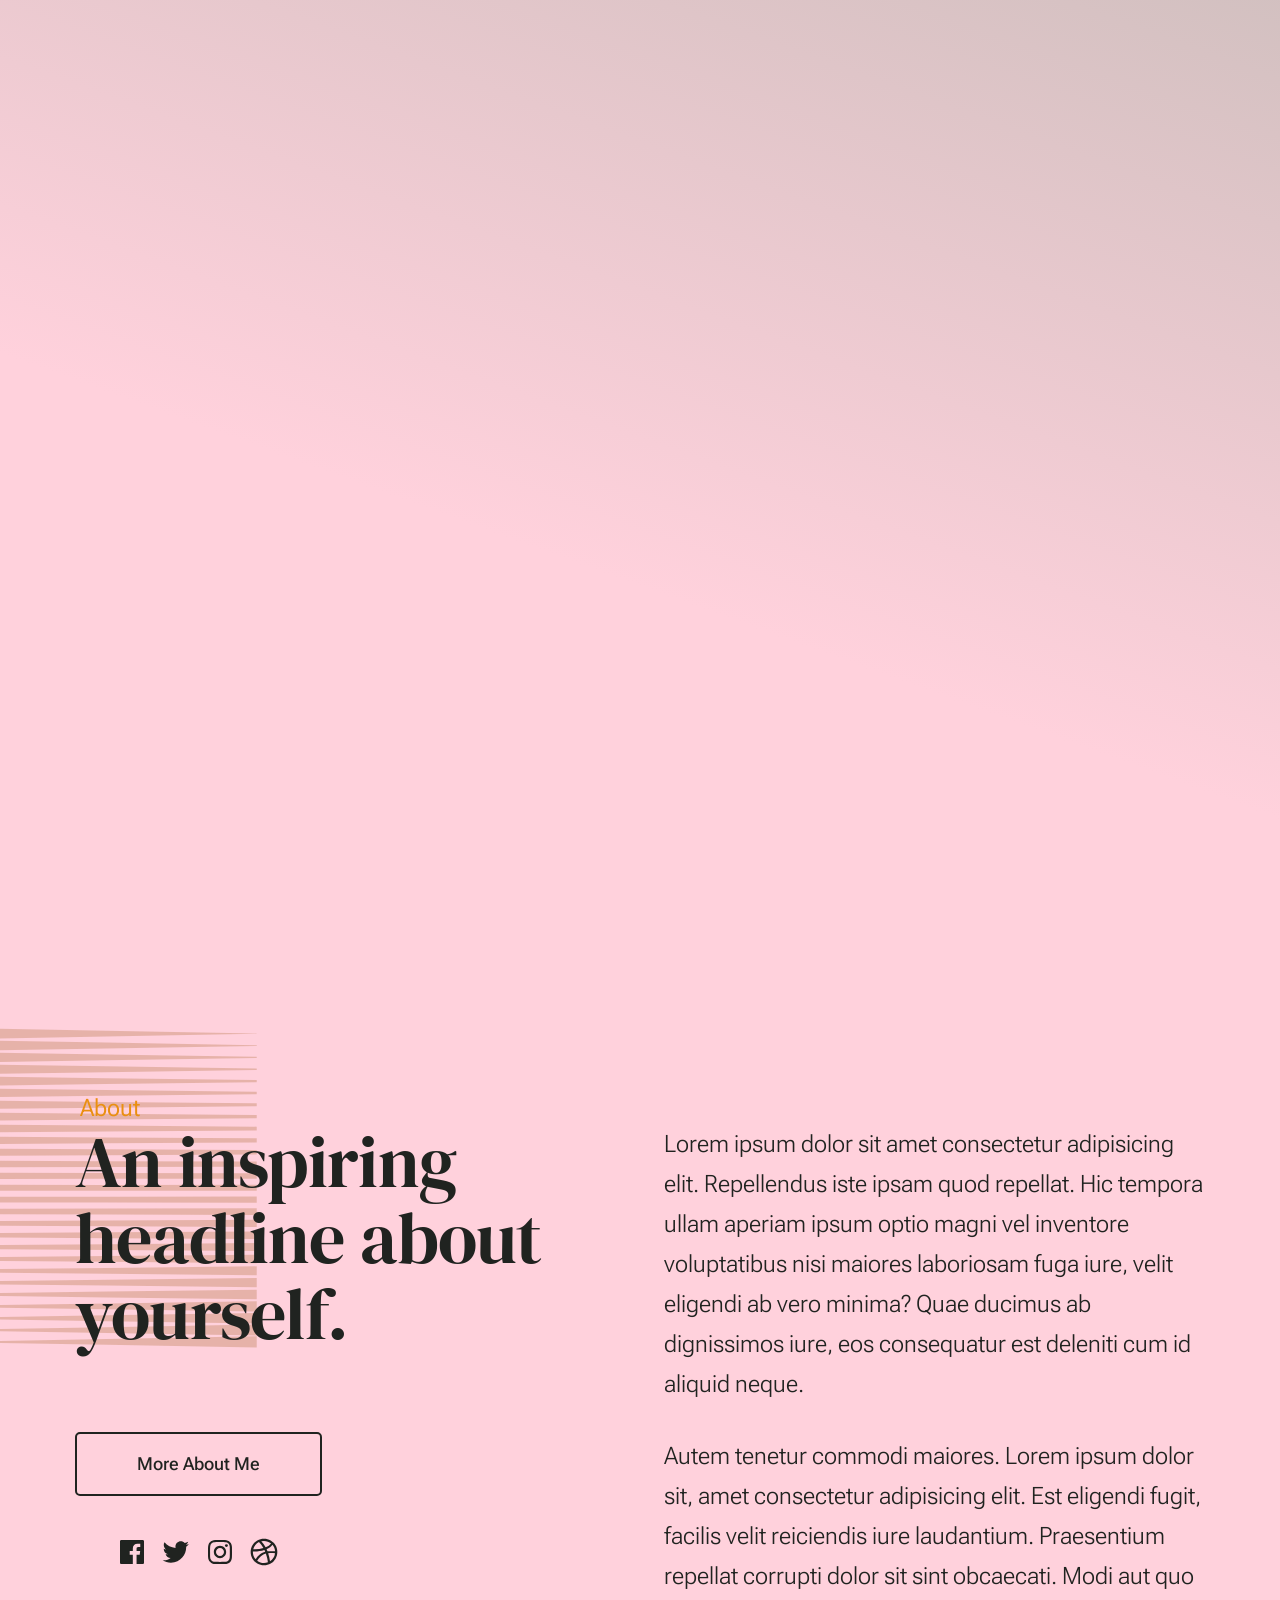
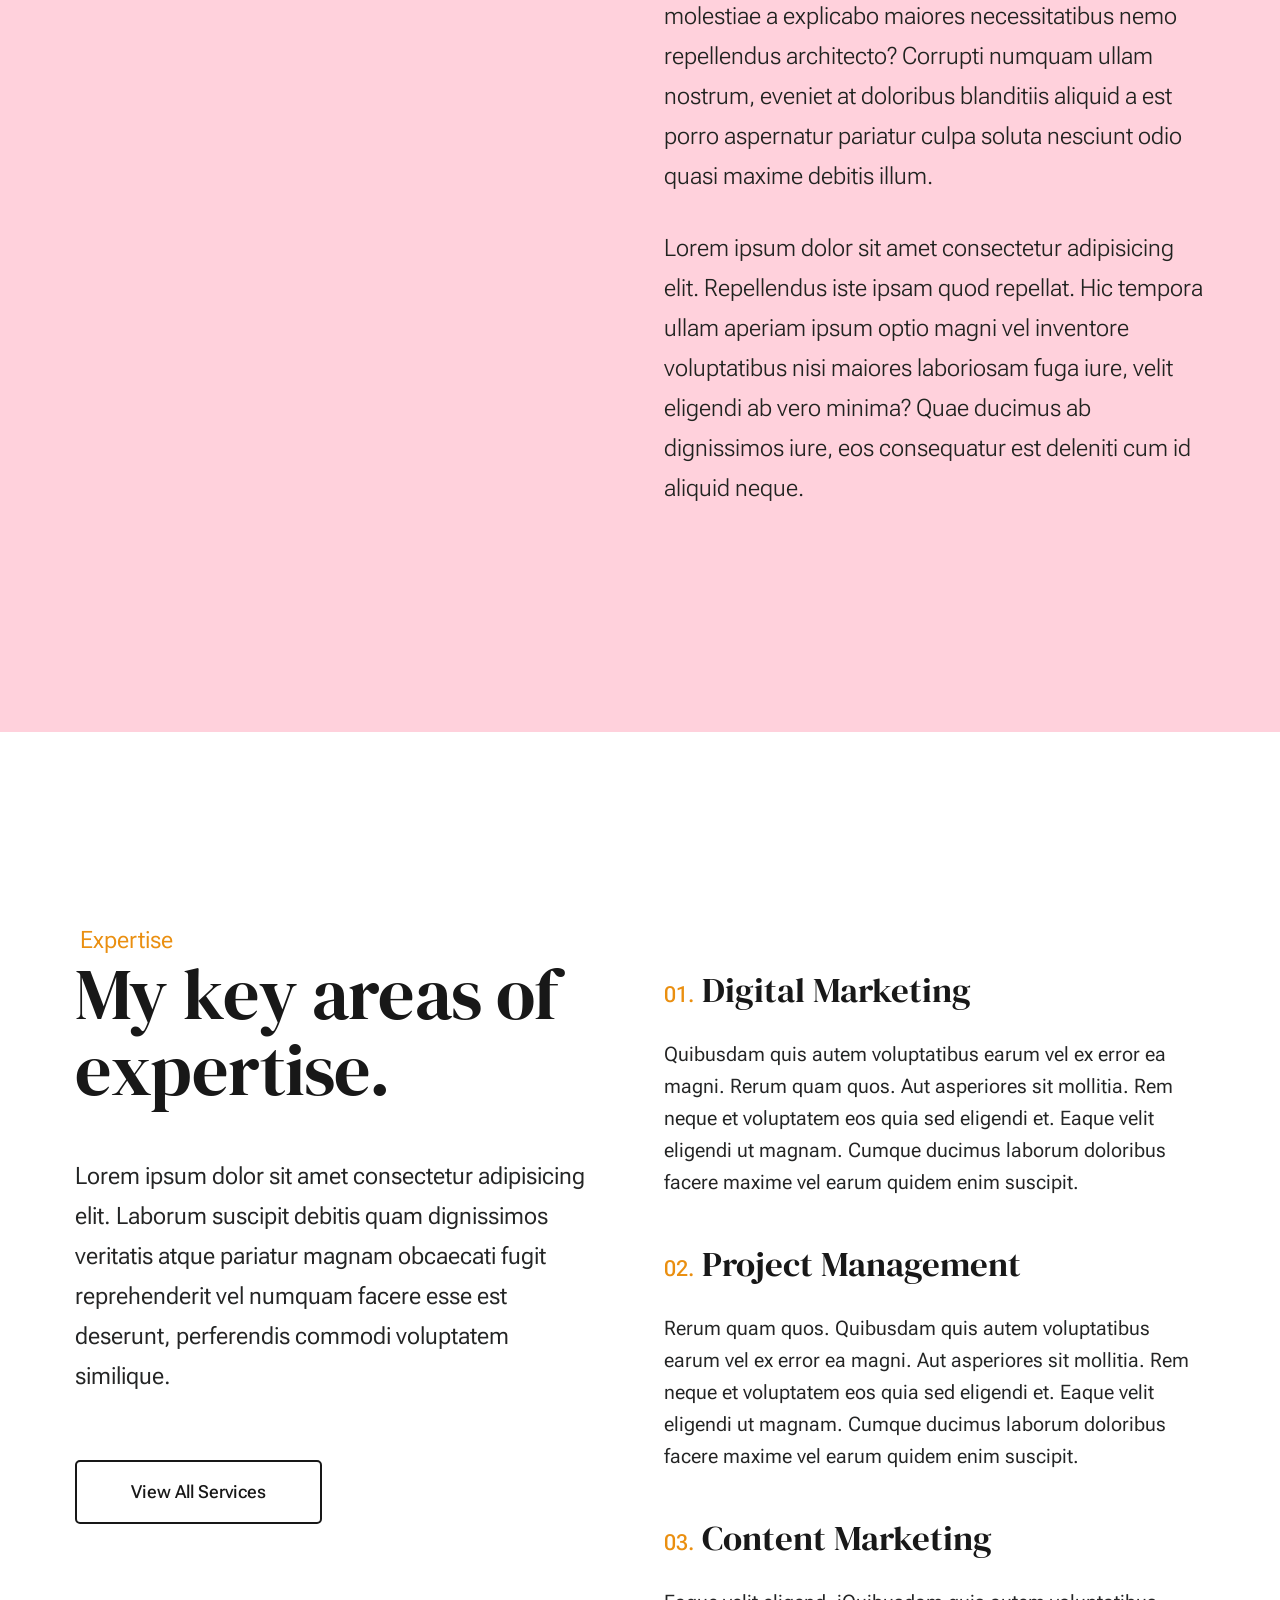
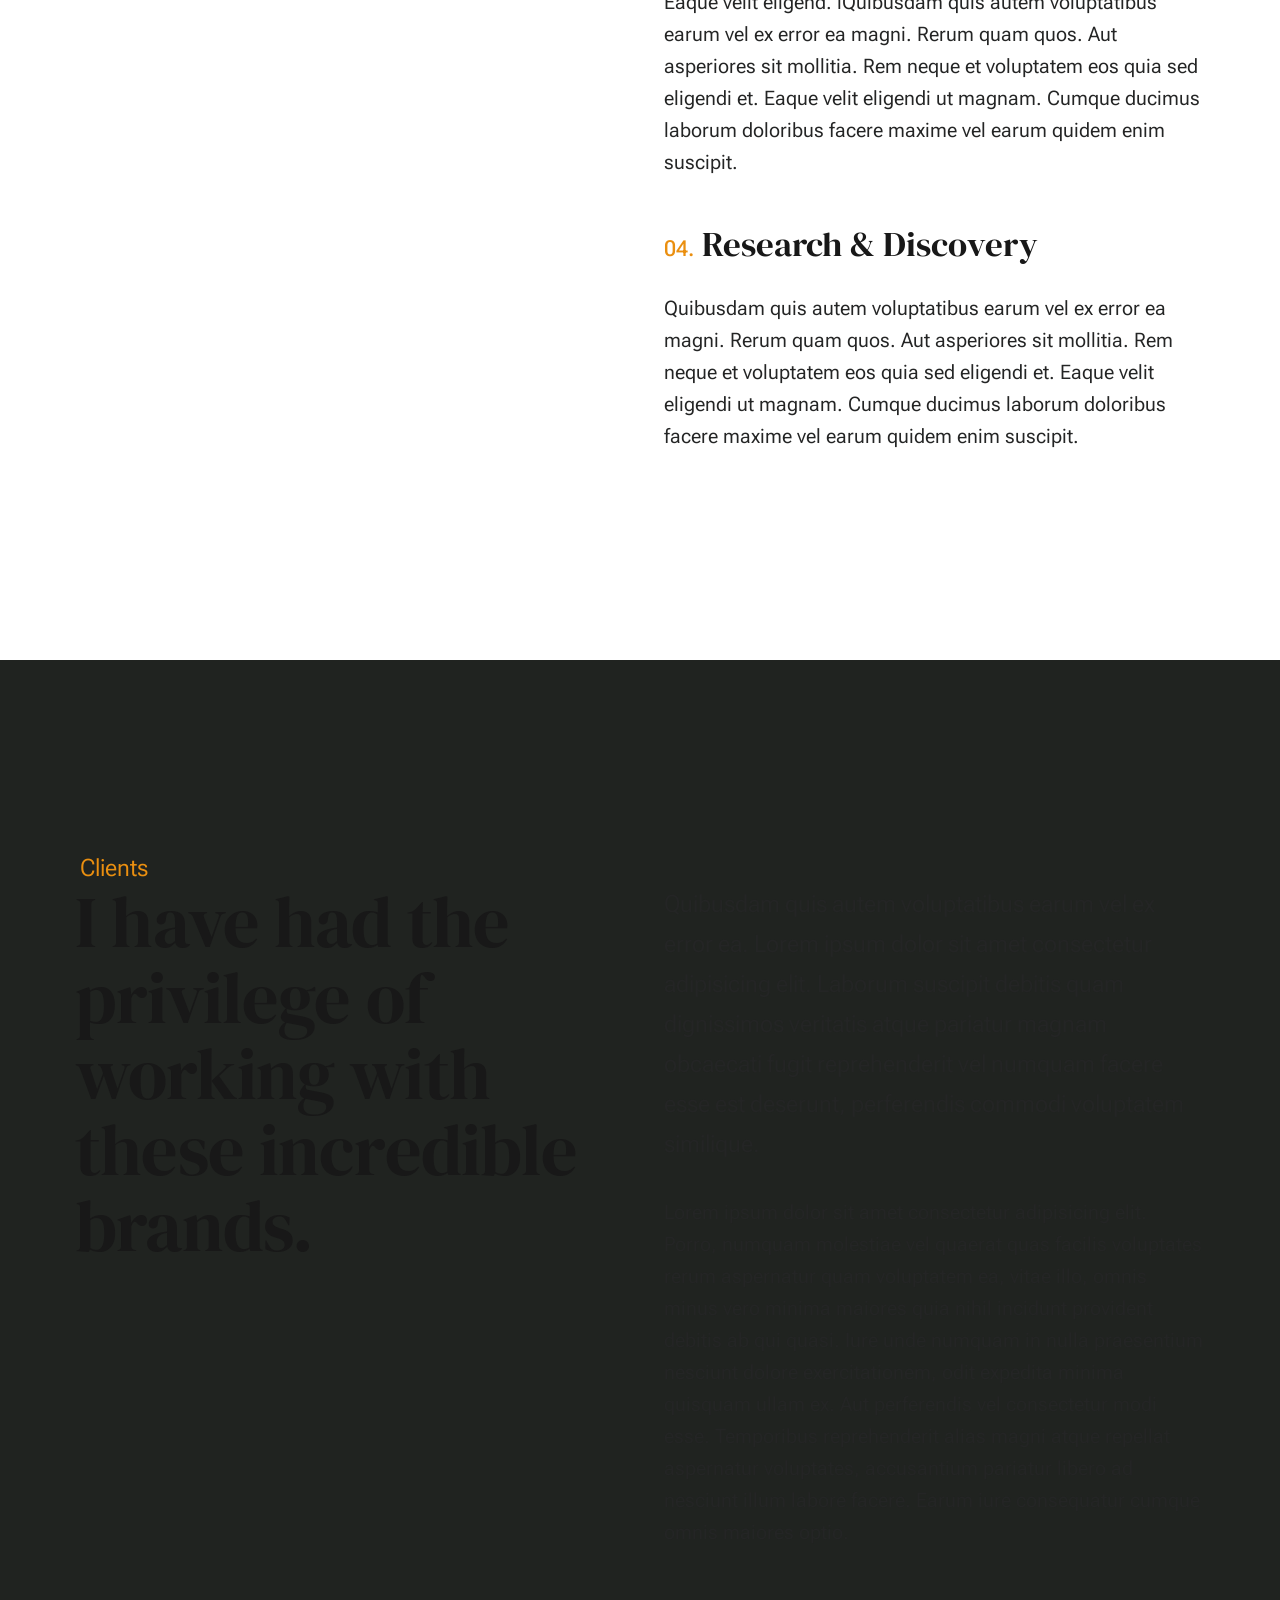
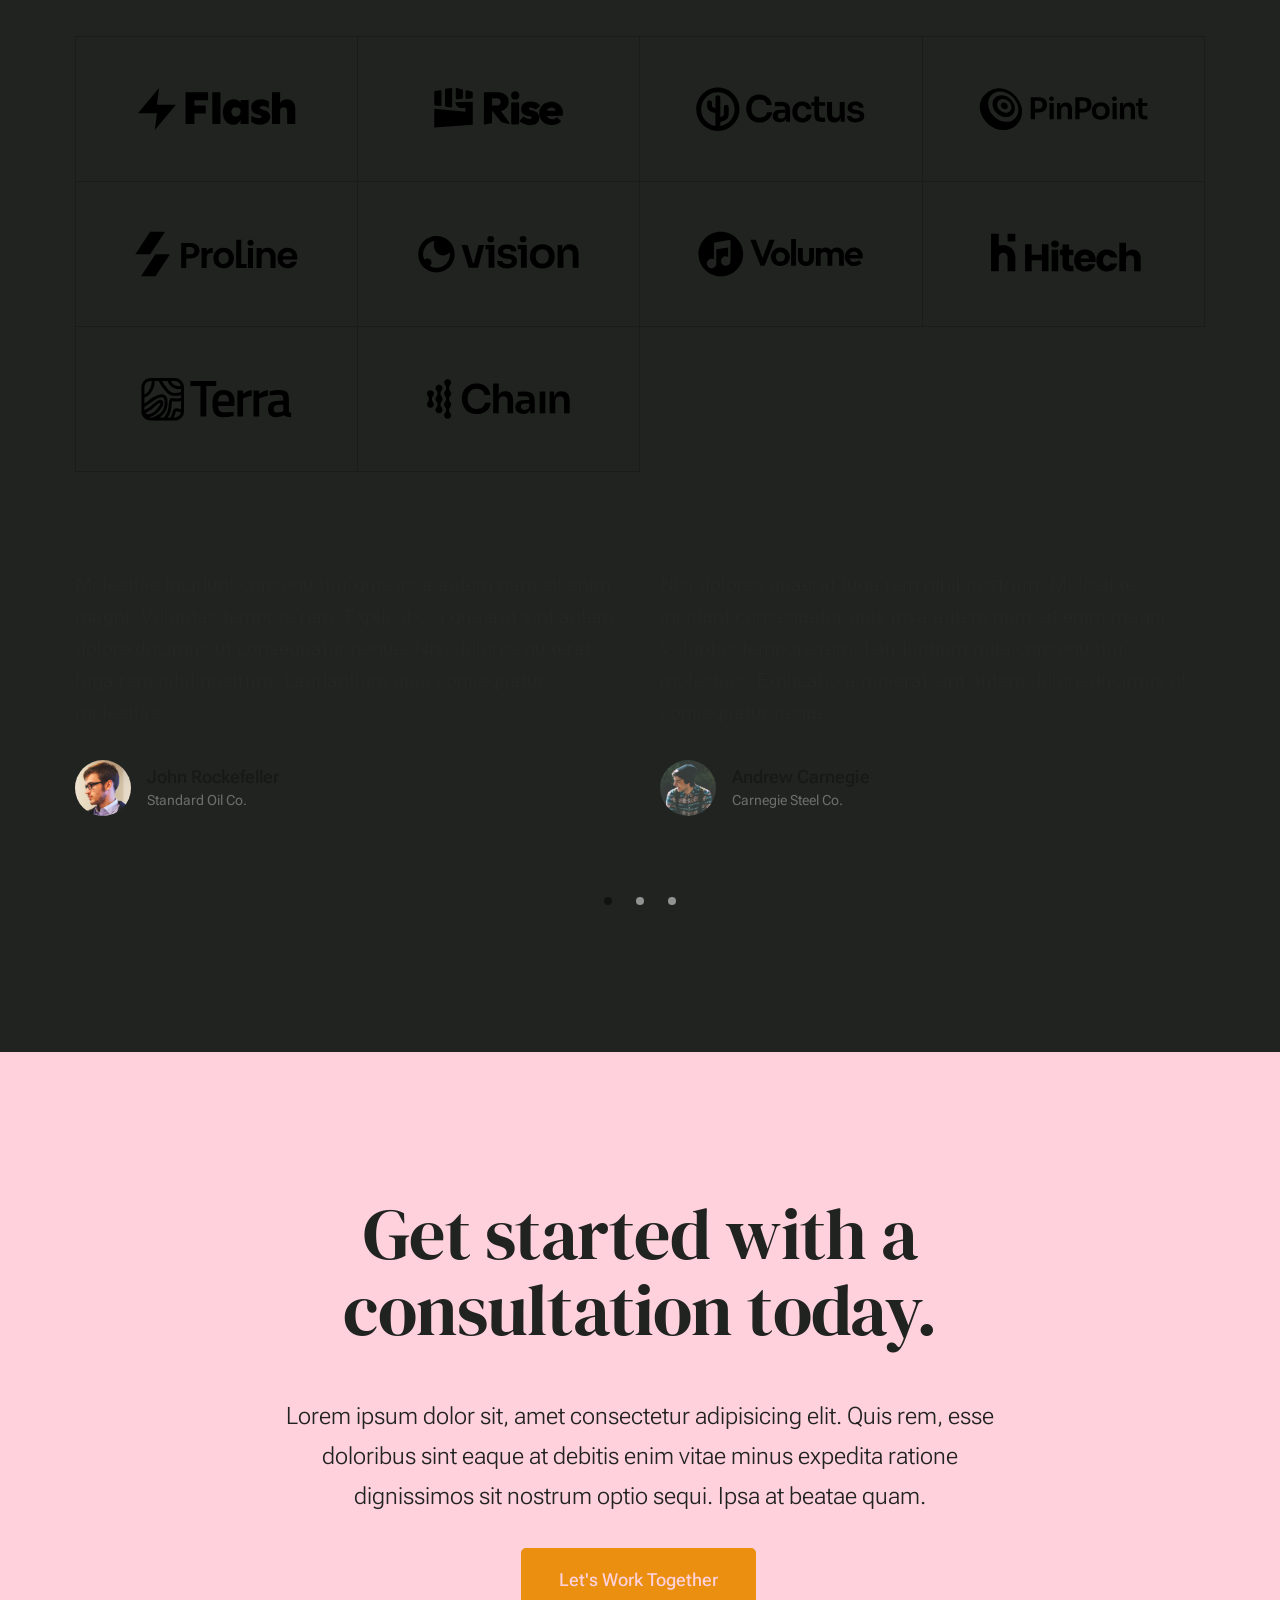
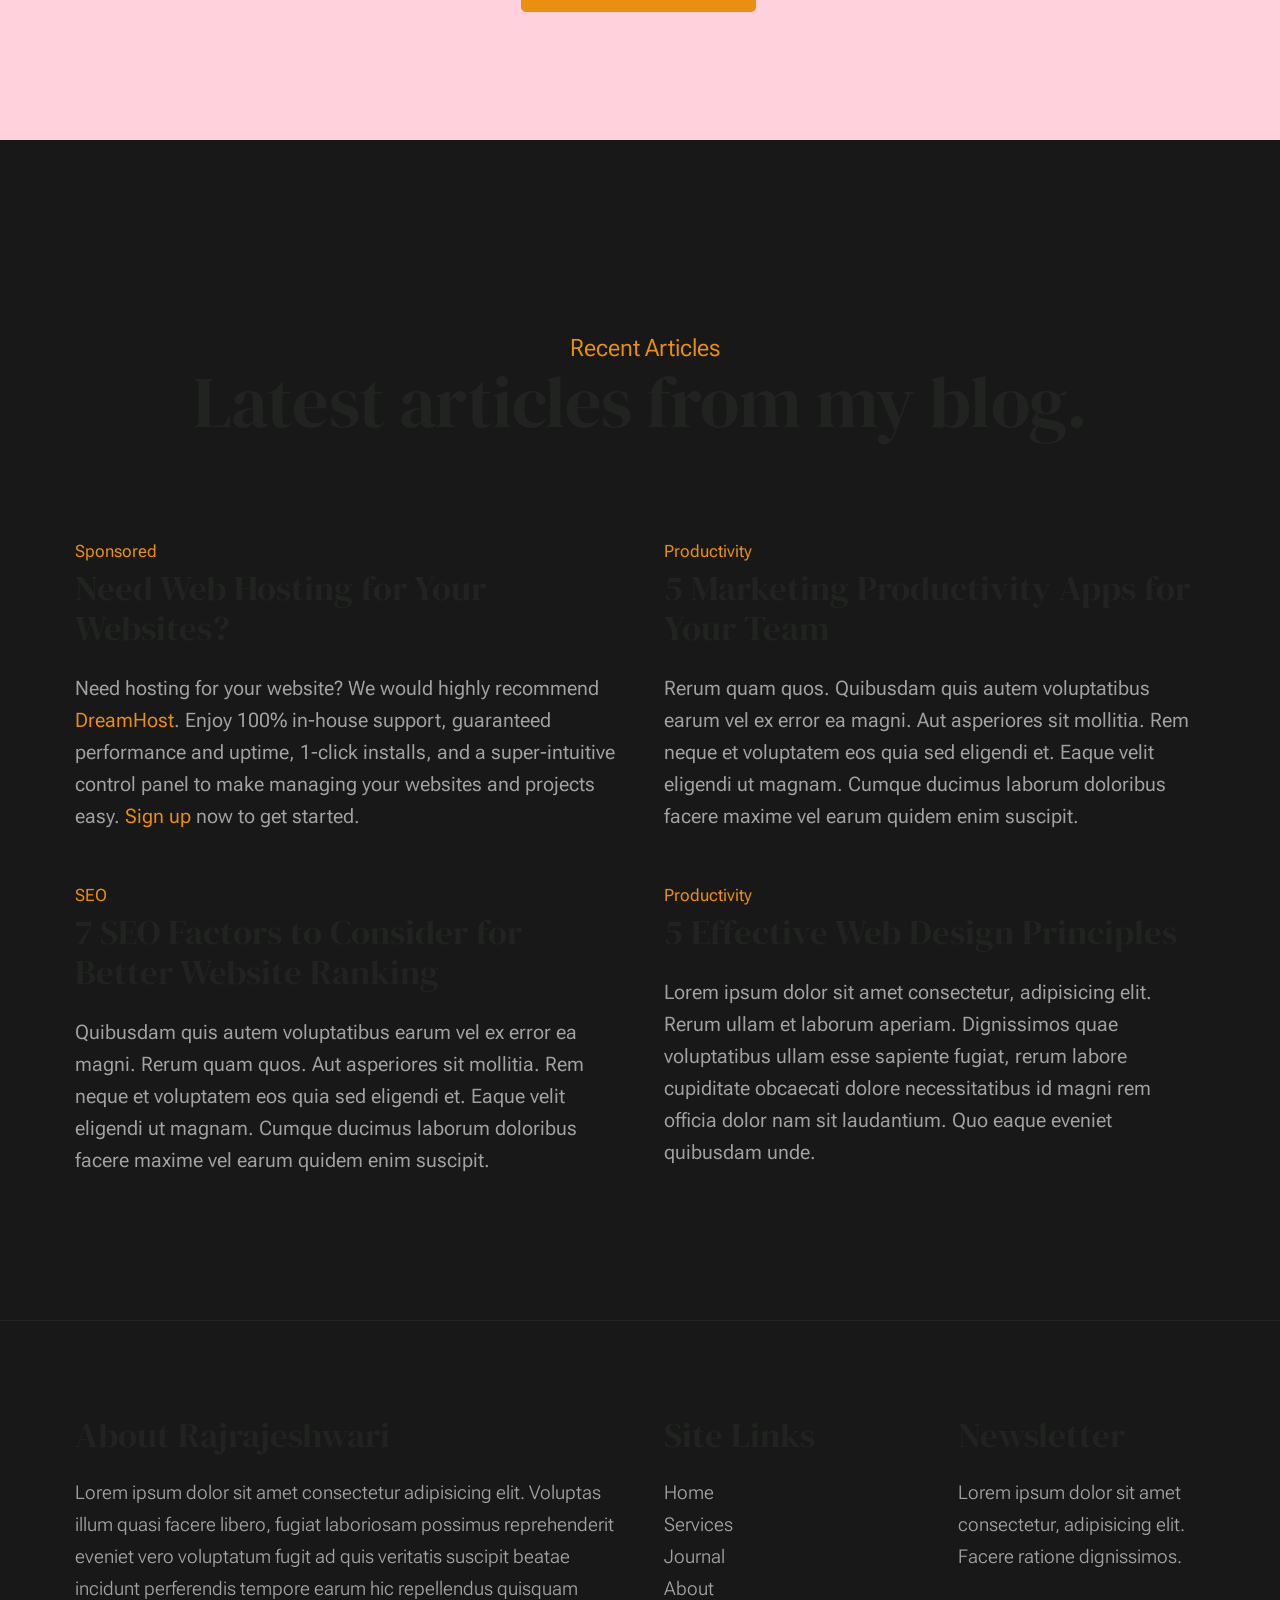
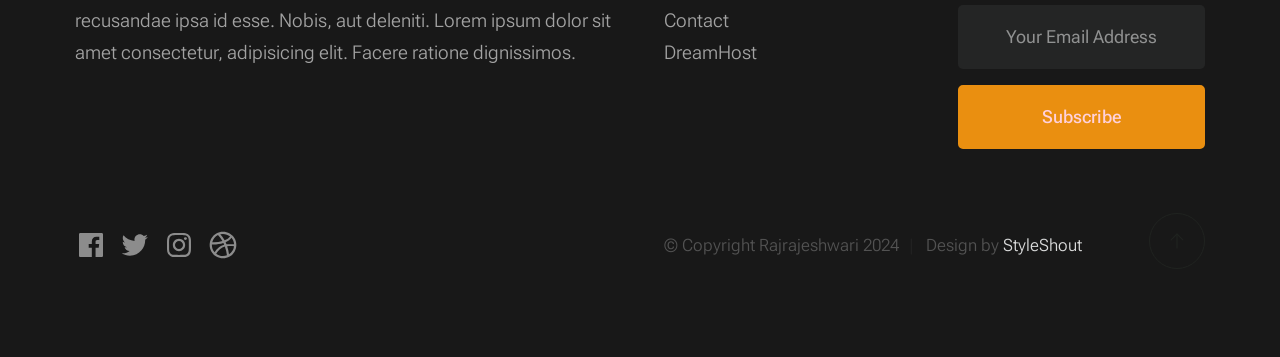
<file: index.html>
<!DOCTYPE html>
<html lang="en" class="no-js" >
<head>

    <!--- basic page needs
    ================================================== -->
    <meta charset="utf-8">
    <meta name="viewport" content="width=device-width, initial-scale=1">
    <title>Rajrajeshwari</title>

    <script>
        document.documentElement.classList.remove('no-js');
        document.documentElement.classList.add('js');
    </script>

    <!-- CSS
    ================================================== -->
    <link rel="stylesheet" href="css/vendor.css">
    <link rel="stylesheet" href="css/styles.css">

    <!-- favicons
    ================================================== -->
    <link rel="apple-touch-icon" sizes="180x180" href="apple-touch-icon.png">
    <link rel="icon" type="image/png" sizes="32x32" href="favicon-32x32.png">
    <link rel="icon" type="image/png" sizes="16x16" href="favicon-16x16.png">
    <link rel="manifest" href="site.webmanifest">

</head>


<body id="top">

    
    <!-- preloader
    ================================================== -->
    <div id="preloader">
        <div id="loader" class="dots-fade">
            <div></div>
            <div></div>
            <div></div>
        </div>
    </div>


    <!-- page wrap
    ================================================== -->
    <div id="page" class="s-pagewrap ss-home">


        <!-- # site header 
        ================================================== -->
        <header class="s-header">

            <div class="row s-header__inner width-sixteen-col">

                <div class="s-header__block">
                    <div class="s-header__logo">
                        <a class="logo" href="index.html">
                            <img src="images/logo.svg" alt="Homepage">
                        </a>
                    </div>

                    <a class="s-header__menu-toggle" href="#0"><span>Menu</span></a>
                </div> <!-- end s-header__block -->

                <nav class="s-header__nav">
    
                    <ul class="s-header__menu-links">
                        <li><a href="about.html">About Me</a></li>
                        <li><a href="services.html">Projects</a></li>
                        <li><a href="blog.html">Achievements</a></li>
                        <li><a href="blog.html">Blog</a></li>
                    </ul> <!-- s-header__menu-links -->

                    <div class="s-header__contact">
                        <a href="contact.html" class="btn btn--primary s-header__contact-btn">Contact Me</a>                        
                    </div> <!-- s-header__contact -->
    
                </nav> <!-- end s-header__nav -->

            </div> <!-- end s-header__inner -->

        </header> <!-- end s-header -->


        <!-- # site main content
        ================================================== -->
        <section id="content" class="s-content">

            <!-- intro
            ----------------------------------------------- -->
            <section id="intro" class="s-intro">

                <div class="row s-intro__content width-sixteen-col">

                    <div class="column lg-12 s-intro__content-inner grid-block">
                        
                        <div class="s-intro__content-text">
                            <div class="s-intro__content-pretitle text-pretitle">Hello, I'm Rajrajeshwari</div>
                            <h1 class="s-intro__content-title">
                            I create marketing <br>
                            strategies for your <br>
                            business that get <br>
                            results.
                            </h1>
                        </div> <!-- s-intro__content-text -->

                        <div class="s-intro__content-media"> 
                            <div class="s-intro__content-media-inner">                               
                                <img src="images/intro-bg.jpg" srcset="images/intro-bg.jpg 1x, images/intro-bg@2x.jpg 2x" alt="">
                                <div class="lines">                               
                                    <span></span>                                  
                                </div>
                            </div>
                        </div> <!-- s-intro__content-media -->                      

                        <div class="s-intro__scroll-down">
                            <a href="#about" class="smoothscroll">
                                <div class="scroll-icon">
                                    <svg xmlns="http://www.w3.org/2000/svg" viewBox="0 0 24 24" width="36" height="36" fill="none" stroke="#97b34a" stroke-width="1" stroke-linecap="round" stroke-linejoin="round">&lt;!--!  Atomicons Free 1.00 by @atisalab License - https://atomicons.com/license/ (Icons: CC BY 4.0) Copyright 2021 Atomicons --&gt;<polyline points="7 13 12 18 17 13"></polyline><line x1="12" y1="18" x2="12" y2="6"></line></svg>
                                </div>
                                <span>Scroll for more</span>
                            </a>
                        </div> <!-- s-intro__scroll-down -->
                        
                    </div> <!-- s-intro__content-inner -->

                </div> <!-- s-intro__content -->

            </section> <!-- end s-intro -->

            <!-- about
            ----------------------------------------------- -->
            <section id="about" class="s-about target-section">

                <div class="row s-about__content width-sixteen-col">
                    <div class="column grid-block grid-section-split">

                        <img src="images/geometric_shape.svg" alt="" class="s-about__content-imgbg">

                        <div class="section-header grid-section-split__header">
                            <div class="text-pretitle">About</div>                           
                            <h2 class="text-display-title">
                            An inspiring headline about yourself.
                            </h2>                           
                        </div> <!-- end section-header -->

                        <div class="s-about__content-main grid-section-split__primary">
                            <p class="attention-getter">
                            Lorem ipsum dolor sit amet consectetur adipisicing elit. 
                            Repellendus iste ipsam quod repellat. Hic tempora ullam aperiam 
                            ipsum optio magni vel inventore voluptatibus nisi maiores laboriosam 
                            fuga iure, velit eligendi ab vero minima? Quae ducimus ab dignissimos 
                            iure, eos consequatur est deleniti cum id aliquid neque.
                            </p>

                            <p class="attention-getter">
                            Autem tenetur commodi maiores. Lorem ipsum dolor sit, amet consectetur adipisicing elit.  
                            Est eligendi fugit, facilis velit reiciendis iure laudantium. Praesentium repellat 
                            corrupti dolor sit sint obcaecati. Modi aut quo molestiae a explicabo maiores necessitatibus 
                            nemo repellendus architecto? Corrupti numquam ullam nostrum, eveniet at doloribus blanditiis 
                            aliquid a est porro aspernatur pariatur culpa soluta nesciunt odio quasi maxime debitis illum.
                            </p>

                            <p class="attention-getter">
                            Lorem ipsum dolor sit amet consectetur adipisicing elit. 
                            Repellendus iste ipsam quod repellat. Hic tempora ullam aperiam 
                            ipsum optio magni vel inventore voluptatibus nisi maiores laboriosam 
                            fuga iure, velit eligendi ab vero minima? Quae ducimus ab dignissimos 
                            iure, eos consequatur est deleniti cum id aliquid neque.
                            </p>
                        </div> <!-- end s-about__content-main -->

                        <div class="s-about__content-btn grid-section-split__bottom">
                            <a href="about.html" class="btn btn--stroke u-fullwidth">More About Me</a>

                            <ul class="s-about__social social-list">
                                <li>
                                    <a href="#0">
                                        <svg xmlns="http://www.w3.org/2000/svg" width="24" height="24" viewBox="0 0 24 24" style="fill:rgba(0, 0, 0, 1);transform:;-ms-filter:"><path d="M20,3H4C3.447,3,3,3.448,3,4v16c0,0.552,0.447,1,1,1h8.615v-6.96h-2.338v-2.725h2.338v-2c0-2.325,1.42-3.592,3.5-3.592 c0.699-0.002,1.399,0.034,2.095,0.107v2.42h-1.435c-1.128,0-1.348,0.538-1.348,1.325v1.735h2.697l-0.35,2.725h-2.348V21H20 c0.553,0,1-0.448,1-1V4C21,3.448,20.553,3,20,3z"></path></svg>
                                        <span class="u-screen-reader-text">Facebook</span>
                                    </a>
                                </li>
                                <li>
                                    <a href="#0">
                                        <svg xmlns="http://www.w3.org/2000/svg" width="24" height="24" viewBox="0 0 24 24" style="fill:rgba(0, 0, 0, 1);transform:;-ms-filter:"><path d="M19.633,7.997c0.013,0.175,0.013,0.349,0.013,0.523c0,5.325-4.053,11.461-11.46,11.461c-2.282,0-4.402-0.661-6.186-1.809 c0.324,0.037,0.636,0.05,0.973,0.05c1.883,0,3.616-0.636,5.001-1.721c-1.771-0.037-3.255-1.197-3.767-2.793 c0.249,0.037,0.499,0.062,0.761,0.062c0.361,0,0.724-0.05,1.061-0.137c-1.847-0.374-3.23-1.995-3.23-3.953v-0.05 c0.537,0.299,1.16,0.486,1.82,0.511C3.534,9.419,2.823,8.184,2.823,6.787c0-0.748,0.199-1.434,0.548-2.032 c1.983,2.443,4.964,4.04,8.306,4.215c-0.062-0.3-0.1-0.611-0.1-0.923c0-2.22,1.796-4.028,4.028-4.028 c1.16,0,2.207,0.486,2.943,1.272c0.91-0.175,1.782-0.512,2.556-0.973c-0.299,0.935-0.936,1.721-1.771,2.22 c0.811-0.088,1.597-0.312,2.319-0.624C21.104,6.712,20.419,7.423,19.633,7.997z"></path></svg>
                                        <span class="u-screen-reader-text">Twitter</span>
                                    </a>
                                </li>
                                <li>
                                    <a href="#0">
                                        <svg xmlns="http://www.w3.org/2000/svg" width="24" height="24" viewBox="0 0 24 24" style="fill:rgba(0, 0, 0, 1);transform:;-ms-filter:"><path d="M11.999,7.377c-2.554,0-4.623,2.07-4.623,4.623c0,2.554,2.069,4.624,4.623,4.624c2.552,0,4.623-2.07,4.623-4.624 C16.622,9.447,14.551,7.377,11.999,7.377L11.999,7.377z M11.999,15.004c-1.659,0-3.004-1.345-3.004-3.003 c0-1.659,1.345-3.003,3.004-3.003s3.002,1.344,3.002,3.003C15.001,13.659,13.658,15.004,11.999,15.004L11.999,15.004z"></path><circle cx="16.806" cy="7.207" r="1.078"></circle><path d="M20.533,6.111c-0.469-1.209-1.424-2.165-2.633-2.632c-0.699-0.263-1.438-0.404-2.186-0.42 c-0.963-0.042-1.268-0.054-3.71-0.054s-2.755,0-3.71,0.054C7.548,3.074,6.809,3.215,6.11,3.479C4.9,3.946,3.945,4.902,3.477,6.111 c-0.263,0.7-0.404,1.438-0.419,2.186c-0.043,0.962-0.056,1.267-0.056,3.71c0,2.442,0,2.753,0.056,3.71 c0.015,0.748,0.156,1.486,0.419,2.187c0.469,1.208,1.424,2.164,2.634,2.632c0.696,0.272,1.435,0.426,2.185,0.45 c0.963,0.042,1.268,0.055,3.71,0.055s2.755,0,3.71-0.055c0.747-0.015,1.486-0.157,2.186-0.419c1.209-0.469,2.164-1.424,2.633-2.633 c0.263-0.7,0.404-1.438,0.419-2.186c0.043-0.962,0.056-1.267,0.056-3.71s0-2.753-0.056-3.71C20.941,7.57,20.801,6.819,20.533,6.111z M19.315,15.643c-0.007,0.576-0.111,1.147-0.311,1.688c-0.305,0.787-0.926,1.409-1.712,1.711c-0.535,0.199-1.099,0.303-1.67,0.311 c-0.95,0.044-1.218,0.055-3.654,0.055c-2.438,0-2.687,0-3.655-0.055c-0.569-0.007-1.135-0.112-1.669-0.311 c-0.789-0.301-1.414-0.923-1.719-1.711c-0.196-0.534-0.302-1.099-0.311-1.669c-0.043-0.95-0.053-1.218-0.053-3.654 c0-2.437,0-2.686,0.053-3.655c0.007-0.576,0.111-1.146,0.311-1.687c0.305-0.789,0.93-1.41,1.719-1.712 c0.534-0.198,1.1-0.303,1.669-0.311c0.951-0.043,1.218-0.055,3.655-0.055c2.437,0,2.687,0,3.654,0.055 c0.571,0.007,1.135,0.112,1.67,0.311c0.786,0.303,1.407,0.925,1.712,1.712c0.196,0.534,0.302,1.099,0.311,1.669 c0.043,0.951,0.054,1.218,0.054,3.655c0,2.436,0,2.698-0.043,3.654H19.315z"></path></svg>
                                        <span class="u-screen-reader-text">Instagram</span>
                                    </a>
                                </li>
                                <li>
                                    <a href="#0">
                                        <svg xmlns="http://www.w3.org/2000/svg" width="24" height="24" viewBox="0 0 24 24" style="fill: rgba(0, 0, 0, 1);transform: ;msFilter:;"><path d="M20.66 6.98a9.932 9.932 0 0 0-3.641-3.64C15.486 2.447 13.813 2 12 2s-3.486.447-5.02 1.34c-1.533.893-2.747 2.107-3.64 3.64S2 10.187 2 12s.446 3.487 1.34 5.02a9.924 9.924 0 0 0 3.641 3.64C8.514 21.553 10.187 22 12 22s3.486-.447 5.02-1.34a9.932 9.932 0 0 0 3.641-3.64C21.554 15.487 22 13.813 22 12s-.446-3.487-1.34-5.02zM12 3.66c2 0 3.772.64 5.32 1.919-.92 1.174-2.286 2.14-4.1 2.9-1.002-1.813-2.088-3.327-3.261-4.54A7.715 7.715 0 0 1 12 3.66zM5.51 6.8a8.116 8.116 0 0 1 2.711-2.22c1.212 1.201 2.325 2.7 3.34 4.5-2 .6-4.114.9-6.341.9-.573 0-1.006-.013-1.3-.04A8.549 8.549 0 0 1 5.51 6.8zM3.66 12c0-.054.003-.12.01-.2.007-.08.01-.146.01-.2.254.014.641.02 1.161.02 2.666 0 5.146-.367 7.439-1.1.187.373.381.793.58 1.26-1.32.293-2.674 1.006-4.061 2.14S6.4 16.247 5.76 17.5c-1.4-1.587-2.1-3.42-2.1-5.5zM12 20.34c-1.894 0-3.594-.587-5.101-1.759.601-1.187 1.524-2.322 2.771-3.401 1.246-1.08 2.483-1.753 3.71-2.02a29.441 29.441 0 0 1 1.56 6.62 8.166 8.166 0 0 1-2.94.56zm7.08-3.96a8.351 8.351 0 0 1-2.58 2.621c-.24-2.08-.7-4.107-1.379-6.081.932-.066 1.765-.1 2.5-.1.799 0 1.686.034 2.659.1a8.098 8.098 0 0 1-1.2 3.46zm-1.24-5c-1.16 0-2.233.047-3.22.14a27.053 27.053 0 0 0-.68-1.62c2.066-.906 3.532-2.006 4.399-3.3 1.2 1.414 1.854 3.027 1.96 4.84-.812-.04-1.632-.06-2.459-.06z"></path></svg>
                                        <span class="u-screen-reader-text">Dribbble</span>
                                    </a>
                                </li>
                            </ul> <!-- end s-footer__social -->
                        </div> <!-- end s-about__content-btn -->
                    
                    </div> <!-- content-inner -->
                </div>
                
            </section> <!-- end s-about -->

            <!-- expertise
            ----------------------------------------------- -->
            <section id="expertise" class="s-expertise">

                <div class="row s-expertise__content width-sixteen-col">
                    <div class="column xl-12 grid-block grid-section-split">

                        <div class="section-header grid-section-split__header">
                            <div class="text-pretitle">Expertise</div>                           
                            <h2 class="text-display-title">
                            My key areas of expertise.
                            </h2>     
                            
                            <p class="lead">
                            Lorem ipsum dolor sit amet consectetur adipisicing elit. Laborum suscipit debitis quam dignissimos veritatis atque pariatur magnam obcaecati fugit reprehenderit vel numquam facere esse est deserunt, perferendis commodi voluptatem similique.
                            </p>
                        </div> <!-- end section-header -->

                        <div class="s-expertise__content-main grid-section-split__primary">

                            <div class="grid-list-items list-items show-ctr">
                                <div class="grid-list-items__item list-items__item">
                                    <div class="grid-list-items__title list-items__item-header">
                                        <h3 class="list-items__item-title">Digital Marketing</h3>
                                    </div>
                                    <div class="grid-list-items__text list-items__item-text">
                                        <p>
                                        Quibusdam quis autem voluptatibus earum vel ex error ea magni. Rerum quam quos. Aut asperiores 
                                        sit mollitia. Rem neque et voluptatem eos quia sed eligendi et. Eaque velit eligendi ut 
                                        magnam. Cumque ducimus laborum doloribus facere maxime vel earum quidem enim suscipit.
                                        </p>
                                    </div>
                                </div> <!-- list-item -->
                                <div class="grid-list-items__item list-items__item">
                                    <div class="grid-list-items__title list-items__item-header">
                                        <h3 class="list-items__item-title">Project Management</h3>
                                    </div>
                                    <div class="grid-list-items__text list-items__item-text">
                                        <p>
                                        Rerum quam quos. Quibusdam quis autem voluptatibus earum vel ex error ea magni. Aut asperiores 
                                        sit mollitia. Rem neque et voluptatem eos quia sed eligendi et. Eaque velit eligendi ut 
                                        magnam. Cumque ducimus laborum doloribus facere maxime vel earum quidem enim suscipit.
                                        </p>
                                    </div>
                                </div> <!-- list-expertise__item -->
                                <div class="grid-list-items__item list-items__item">
                                    <div class="grid-list-items__title list-items__item-header">
                                        <h3 class="list-items__item-title">Content Marketing</h3>
                                    </div>
                                    <div class="grid-list-items__text list-items__item-text">
                                        <p>
                                        Eaque velit eligend. iQuibusdam quis autem voluptatibus earum vel ex error ea magni. 
                                        Rerum quam quos. Aut asperiores sit mollitia. Rem neque et voluptatem eos quia sed eligendi et. 
                                        Eaque velit eligendi ut magnam. Cumque ducimus laborum doloribus facere maxime vel earum quidem enim suscipit.
                                        </p>
                                    </div>
                                </div> <!-- list-expertise__item -->
                                <div class="grid-list-items__item list-items__item">
                                    <div class="grid-list-items__title list-items__item-header">
                                        <h3 class="list-items__item-title">Research & Discovery</h3>
                                    </div>
                                    <div class="grid-list-items__text list-items__item-text">
                                        <p>
                                        Quibusdam quis autem voluptatibus earum vel ex error ea magni. Rerum quam quos. Aut asperiores 
                                        sit mollitia. Rem neque et voluptatem eos quia sed eligendi et. Eaque velit eligendi ut 
                                        magnam. Cumque ducimus laborum doloribus facere maxime vel earum quidem enim suscipit.
                                        </p>
                                    </div>
                                </div> <!-- list-expertise__item -->

                            </div> <!-- grid-list-items -->
                        </div> <!-- end s-expertise__content-main -->

                        <div class="s-expertise__content-btn grid-section-split__bottom">
                            <a href="services.html" class="btn btn--stroke u-fullwidth">View All Services</a>
                        </div> <!-- end s-about__content-btn -->

                    </div> <!-- end grid-block-->
                </div> <!-- end s-expertise__content -->

            </section> <!-- end s-expertise -->

            <!-- clients
            ----------------------------------------------- -->
            <section id="clients" class="s-clients">          

                <div class="row s-clients__content-block width-sixteen-col">
                    <div class="column xl-12 grid-block grid-section-split">
                    
                        <div class="section-header grid-section-split__header">
                            <div class="text-pretitle">Clients</div>                           
                            <h2 class="text-display-title">
                            I have had the privilege of working with these incredible brands.
                            </h2>       
                        </div> <!-- end section-header -->
                    
                        <div class="grid-section-split__primary">
                            <p class="lead">
                            Quibusdam quis autem voluptatibus earum vel ex error ea. Lorem ipsum dolor sit amet consectetur 
                            adipisicing elit. Laborum suscipit debitis quam dignissimos veritatis atque pariatur magnam 
                            obcaecati fugit reprehenderit vel numquam facere esse est deserunt, perferendis commodi voluptatem similique.
                            </p>   

                            <p>
                            Lorem ipsum dolor sit amet consectetur adipisicing elit. Porro, numquam molestiae vel quaerat quas 
                            facilis voluptates rerum aspernatur quam voluptatem ea, vitae illo, omnis minus vero minima maiores 
                            quia nihil incidunt provident debitis ab qui quasi. Iure unde numquam in nulla praesentium nesciunt 
                            dolore exercitationem, odit expedita minima quisquam ullam ex. Aut perferendis vel consectetur modi esse.
                            Temporibus reprehenderit alias magni atque repellat aspernatur voluptates, accusantium pariatur libero ad 
                            nesciunt illum labore facere. Earum iure consequatur cumque omnis maiores optio.
                            </p>
                        </div> <!-- end grid-section-split__primary -->
                    
                    </div> <!-- end column -->
                </div> <!-- end row -->

                <div class="row s-clients__content-block width-sixteen-col">
                    <div class="column xl-12">
                    
                        <div class="clients-list">                            
                            <div class="clients-list__item">
                                <a href="#0">
                                    <img src="images/clients/flash.svg" alt="">
                                </a>
                            </div>
                            <div class="clients-list__item">
                                <a href="#0">
                                    <img src="images/clients/rise.svg" alt="">
                                </a>
                            </div>
                            <div class="clients-list__item">
                                <a href="#0">
                                    <img src="images/clients/cactus.svg" alt="">
                                </a>
                            </div>
                            <div class="clients-list__item">
                                <a href="#0">
                                    <img src="images/clients/pinpoint.svg" alt="">
                                </a>
                            </div>
                            <div class="clients-list__item">
                                <a href="#0">
                                    <img src="images/clients/proline.svg" alt="">
                                </a>
                            </div>
                            <div class="clients-list__item">
                                <a href="#0">
                                    <img src="images/clients/vision.svg" alt="">
                                </a>
                            </div>
                            <div class="column clients-list__item">
                                <a href="#0">
                                    <img src="images/clients/volume.svg" alt="">
                                </a>
                            </div>
                            <div class="column clients-list__item">
                                <a href="#0">
                                    <img src="images/clients/hitech.svg" alt="">
                                </a>
                            </div><div class="clients-list__item">
                                <a href="#0">
                                    <img src="images/clients/terra.svg" alt="">
                                </a>
                            </div>
                            <div class="clients-list__item">
                                <a href="#0">
                                    <img src="images/clients/chain.svg" alt="">
                                </a>
                            </div>
                        </div> <!-- end clients-list -->

                    </div> <!-- end column -->
                </div> <!-- end row -->
                                
                <div class="row s-clients__content-block width-sixteen-col">
                    <div class="column xl-12 testimonials">
                    
                        <div class="swiper-container testimonials__slider home-slider">

                            <div class="swiper-wrapper">
                                <div class="testimonials__slide swiper-slide">
                                    <p>
                                    Molestiae incidunt consequatur quis ipsa autem nam sit enim magni. Voluptas tempore rem. 
                                    Explicabo a quaerat sint autem dolore ducimus ut consequatur neque. Nisi dolores quaerat fuga rem nihil nostrum.
                                    Laudantium quia consequatur molestias.
                                    </p>
                                    <div class="testimonials__author">
                                        <img src="images/avatars/user-01.jpg" alt="Author image" class="testimonials__avatar">
                                        <cite class="testimonials__cite">
                                            <strong>John Rockefeller</strong>
                                            <span>Standard Oil Co.</span>
                                        </cite>
                                    </div>
                                </div>
                                <div class="testimonials__slide swiper-slide">
                                    <p>
                                    Nisi dolores quaerat fuga rem nihil nostrum. Molestiae incidunt consequatur quis ipsa autem nam sit enim magni. 
                                    Voluptas tempore rem. Laudantium quia consequatur molestias.
                                    Explicabo a quaerat sint autem dolore ducimus ut consequatur neque.
                                    </p>
                                    <div class="testimonials__author">
                                        <img src="images/avatars/user-04.jpg" alt="Author image" class="testimonials__avatar">
                                        <cite class="testimonials__cite">
                                            <strong>Andrew Carnegie</strong>
                                            <span>Carnegie Steel Co.</span>
                                        </cite>
                                    </div>
                                </div>
                                <div class="testimonials__slide swiper-slide">
                                    <p>
                                    Voluptas tempore rem. Molestiae incidunt consequatur quis ipsa autem nam sit enim magni.  
                                    Explicabo a quaerat sint autem dolore ducimus ut consequatur neque. 
                                    Nisi dolores quaerat fuga rem nihil nostrum. Laudantium quia consequatur molestias.
                                    </p>
                                    <div class="testimonials__author">
                                        <img src="images/avatars/user-06.jpg" alt="Author image" class="testimonials__avatar">
                                        <cite class="testimonials__cite">
                                            <strong>Henry Ford</strong>
                                            <span>Ford Motor Co.</span>
                                        </cite>
                                    </div>
                                </div>
                                <div class="testimonials__slide swiper-slide">
                                    <p>
                                    Molestiae incidunt consequatur quis ipsa autem nam sit enim magni. Voluptas tempore rem. 
                                    Explicabo a quaerat sint autem dolore ducimus ut consequatur neque. Nisi dolores quaerat fuga rem nihil nostrum.
                                    Laudantium quia consequatur molestias.
                                    </p>
                                    <div class="testimonials__author">
                                        <img src="images/avatars/user-02.jpg" alt="Author image" class="testimonials__avatar">
                                        <cite class="testimonials__cite">
                                            <strong>John Morgan</strong>
                                            <span>JP Morgan & Co.</span>
                                        </cite>
                                    </div>
                                </div> 
                            </div> <!-- end swiper-wrapper --> 

                            <div class="swiper-pagination"></div>

                        </div> <!--end testimonials__slider -->                    
                    
                    </div> <!-- end column -->
                </div> <!-- end row -->


            </section> <!-- end s-clients -->            

        </section> <!-- s-content-->

        <!-- # cta
        ================================================== -->
        <section id="cta" class="s-cta">

            <div class="row row-x-center text-center">
                <div class="column xl-8 lg-12">

                    <div class="s-cta__content">
                        <h2 class="text-display-title">
                        Get started with a consultation today.
                        </h2>
                        <p class="lead">
                        Lorem ipsum dolor sit, amet consectetur adipisicing elit. Quis rem, esse doloribus sint eaque at debitis enim vitae minus expedita ratione dignissimos sit nostrum optio sequi. Ipsa at beatae quam.
                        </p>
                        <a href="contact.html" class="btn btn--primary">Let's Work Together</a>
                    </div>

                </div>
            </div>

        </section> <!-- end s-cta -->

        <!-- # journal
        ================================================== -->
        <section id="journal" class="s-journal">

            <div class="row s-journal__content width-sixteen-col">
                <div class="column xl-12 grid-block">

                    <div class="grid-full section-header text-center">
                        <div class="text-pretitle">Recent Articles</div>                           
                        <h2 class="text-display-title">
                        Latest articles from my blog.
                        </h2>  
                    </div> <!-- end section-header --> 

                    <div class="grid-full s-journal__content-main grid-list-items">

                        <div class="grid-list-items__item blog-card">
                            <div class="blog-card__header">
                                <div class="blog-card__cat-links">
                                    <a href="https://www.dreamhost.com/r.cgi?287326">Sponsored</a>
                                </div>
                                <h3 class="blog-card__title"><a href="https://www.dreamhost.com/r.cgi?287326">Need Web Hosting for Your Websites?</a></h3>
                            </div>
                            <div class="blog-card__text">
                                <p>
                                Need hosting for your website? We would highly recommend <a href="https://www.dreamhost.com/r.cgi?287326">DreamHost</a>.
                                Enjoy 100% in-house support, guaranteed performance and uptime, 1-click installs, and a super-intuitive control 
                                panel to make managing your websites and projects easy. <a href="https://www.dreamhost.com/r.cgi?287326">Sign up</a> now to get started.
                                </p>
                            </div>
                        </div> <!-- end blog-card -->
                        <div class="grid-list-items__item blog-card">
                            <div class="blog-card__header">
                                <div class="blog-card__cat-links">
                                    <a href="blog.html">Productivity</a>
                                </div>
                                <h3 class="blog-card__title"><a href="single.html">5 Marketing Productivity Apps for Your Team</a></h3>
                            </div>
                            <div class="blog-card__text">
                                <p>
                                Rerum quam quos. Quibusdam quis autem voluptatibus earum vel ex error ea magni. Aut asperiores 
                                sit mollitia. Rem neque et voluptatem eos quia sed eligendi et. Eaque velit eligendi ut 
                                magnam. Cumque ducimus laborum doloribus facere maxime vel earum quidem enim suscipit.
                                </p>
                            </div>
                        </div> <!-- end blog-card -->
                        <div class="grid-list-items__item blog-card">
                            <div class="blog-card__header">
                                <div class="blog-card__cat-links">
                                    <a href="blog.html">SEO</a>
                                </div>
                                <h3 class="blog-card__title"><a href="single.html">7 SEO Factors to Consider for Better Website Ranking</a></h3>
                            </div>
                            <div class="blog-card__text">
                                <p>
                                Quibusdam quis autem voluptatibus earum vel ex error ea magni. Rerum quam quos. Aut asperiores 
                                sit mollitia. Rem neque et voluptatem eos quia sed eligendi et. Eaque velit eligendi ut 
                                magnam. Cumque ducimus laborum doloribus facere maxime vel earum quidem enim suscipit.
                                </p>
                            </div>
                        </div> <!-- end blog card -->
                        <div class="grid-list-items__item blog-card">
                            <div class="blog-card__header">
                                <div class="blog-card__cat-links">
                                    <a href="blog.html">Productivity</a>
                                </div>
                                <h3 class="blog-card__title"><a href="single.html">5 Effective Web Design Principles</a></h3>
                            </div>
                            <div class="blog-card__text">
                                <p>
                                Lorem ipsum dolor sit amet consectetur, adipisicing elit. Rerum ullam et laborum aperiam. 
                                Dignissimos quae voluptatibus ullam esse sapiente fugiat, rerum labore cupiditate obcaecati 
                                dolore necessitatibus id magni rem officia dolor nam sit laudantium. Quo eaque eveniet quibusdam unde. 
                                </p>
                            </div>
                        </div> <!-- end blog-card -->

                    </div> <!-- end grid-list-items -->

                </div> <!-- end grid-block-->
            </div> <!-- end s-journal__content -->

        </section> <!-- end s-journal -->


        <!-- # footer 
        ================================================== -->
        <footer class="s-footer">
            <div class="row s-footer__content">
                <div class="column xl-6 lg-6 md-12 s-footer__block s-footer__about">                    
                    <h3>About Rajrajeshwari</h3>
                    <p>
                    Lorem ipsum dolor sit amet consectetur adipisicing elit. Voluptas illum quasi facere libero, 
                    fugiat laboriosam possimus reprehenderit eveniet vero voluptatum fugit ad quis veritatis suscipit beatae 
                    incidunt perferendis tempore earum hic repellendus quisquam recusandae ipsa id esse. Nobis, aut deleniti.
                    Lorem ipsum dolor sit amet consectetur, adipisicing elit. Facere ratione dignissimos.
                    </p>               
                </div>                
                <div class="column xl-3 lg-6 md-12 s-footer__block s-footer__site-links">
                    <h3>Site Links</h3>
                    <ul class="link-list">
                        <li><a href="index.html">Home</a></li>
                        <li><a href="services.html">Services</a></li>
                        <li><a href="blog.html">Journal</a></li>
                        <li><a href="about.html">About</a></li>
                        <li><a href="contact.html">Contact</a></li>
                        <li><a href="https://www.dreamhost.com/r.cgi?287326">DreamHost</a></li>
                    </ul>
                </div>
                <div class="column xl-3 lg-6 md-12 tab-12 s-footer__block s-footer__newsletter">
                    <h3>Newsletter</h3>

                    <p>
                    Lorem ipsum dolor sit amet consectetur, adipisicing elit. Facere ratione dignissimos.
                    </p>

                    <div class="subscribe-form">
                        <form id="mc-form" class="mc-form">
                            <input type="email" name="EMAIL" id="mce-EMAIL" class="u-fullwidth text-center" placeholder="Your Email Address" title="The domain portion of the email address is invalid (the portion after the @)." pattern="^([^\x00-\x20\x22\x28\x29\x2c\x2e\x3a-\x3c\x3e\x40\x5b-\x5d\x7f-\xff]+|\x22([^\x0d\x22\x5c\x80-\xff]|\x5c[\x00-\x7f])*\x22)(\x2e([^\x00-\x20\x22\x28\x29\x2c\x2e\x3a-\x3c\x3e\x40\x5b-\x5d\x7f-\xff]+|\x22([^\x0d\x22\x5c\x80-\xff]|\x5c[\x00-\x7f])*\x22))*\x40([^\x00-\x20\x22\x28\x29\x2c\x2e\x3a-\x3c\x3e\x40\x5b-\x5d\x7f-\xff]+|\x5b([^\x0d\x5b-\x5d\x80-\xff]|\x5c[\x00-\x7f])*\x5d)(\x2e([^\x00-\x20\x22\x28\x29\x2c\x2e\x3a-\x3c\x3e\x40\x5b-\x5d\x7f-\xff]+|\x5b([^\x0d\x5b-\x5d\x80-\xff]|\x5c[\x00-\x7f])*\x5d))*(\.\w{2,})+$" required>
                            <input type="submit" name="subscribe" value="Subscribe" class="btn btn--primary btn--small u-fullwidth">
                            <!-- <div style="position: absolute; left: -5000px;" aria-hidden="true"><input type="text" name="b_cdb7b577e41181934ed6a6a44_9a91cfe7b3" tabindex="-1" value=""></div> -->
                            <div class="mc-status"></div>
                        </form>
                    </div>
                </div>
            </div>    
            
            <div class="row s-footer__bottom">
                <div class="column xl-6 lg-12">
                    <ul class="s-footer__social social-list">
                        <li>
                            <a href="#0">
                                <svg xmlns="http://www.w3.org/2000/svg" width="24" height="24" viewBox="0 0 24 24" style="fill:rgba(0, 0, 0, 1);transform:;-ms-filter:"><path d="M20,3H4C3.447,3,3,3.448,3,4v16c0,0.552,0.447,1,1,1h8.615v-6.96h-2.338v-2.725h2.338v-2c0-2.325,1.42-3.592,3.5-3.592 c0.699-0.002,1.399,0.034,2.095,0.107v2.42h-1.435c-1.128,0-1.348,0.538-1.348,1.325v1.735h2.697l-0.35,2.725h-2.348V21H20 c0.553,0,1-0.448,1-1V4C21,3.448,20.553,3,20,3z"></path></svg>
                                <span class="u-screen-reader-text">Facebook</span>
                            </a>
                        </li>
                        <li>
                            <a href="#0">
                                <svg xmlns="http://www.w3.org/2000/svg" width="24" height="24" viewBox="0 0 24 24" style="fill:rgba(0, 0, 0, 1);transform:;-ms-filter:"><path d="M19.633,7.997c0.013,0.175,0.013,0.349,0.013,0.523c0,5.325-4.053,11.461-11.46,11.461c-2.282,0-4.402-0.661-6.186-1.809 c0.324,0.037,0.636,0.05,0.973,0.05c1.883,0,3.616-0.636,5.001-1.721c-1.771-0.037-3.255-1.197-3.767-2.793 c0.249,0.037,0.499,0.062,0.761,0.062c0.361,0,0.724-0.05,1.061-0.137c-1.847-0.374-3.23-1.995-3.23-3.953v-0.05 c0.537,0.299,1.16,0.486,1.82,0.511C3.534,9.419,2.823,8.184,2.823,6.787c0-0.748,0.199-1.434,0.548-2.032 c1.983,2.443,4.964,4.04,8.306,4.215c-0.062-0.3-0.1-0.611-0.1-0.923c0-2.22,1.796-4.028,4.028-4.028 c1.16,0,2.207,0.486,2.943,1.272c0.91-0.175,1.782-0.512,2.556-0.973c-0.299,0.935-0.936,1.721-1.771,2.22 c0.811-0.088,1.597-0.312,2.319-0.624C21.104,6.712,20.419,7.423,19.633,7.997z"></path></svg>
                                <span class="u-screen-reader-text">Twitter</span>
                            </a>
                        </li>
                        <li>
                            <a href="#0">
                                <svg xmlns="http://www.w3.org/2000/svg" width="24" height="24" viewBox="0 0 24 24" style="fill:rgba(0, 0, 0, 1);transform:;-ms-filter:"><path d="M11.999,7.377c-2.554,0-4.623,2.07-4.623,4.623c0,2.554,2.069,4.624,4.623,4.624c2.552,0,4.623-2.07,4.623-4.624 C16.622,9.447,14.551,7.377,11.999,7.377L11.999,7.377z M11.999,15.004c-1.659,0-3.004-1.345-3.004-3.003 c0-1.659,1.345-3.003,3.004-3.003s3.002,1.344,3.002,3.003C15.001,13.659,13.658,15.004,11.999,15.004L11.999,15.004z"></path><circle cx="16.806" cy="7.207" r="1.078"></circle><path d="M20.533,6.111c-0.469-1.209-1.424-2.165-2.633-2.632c-0.699-0.263-1.438-0.404-2.186-0.42 c-0.963-0.042-1.268-0.054-3.71-0.054s-2.755,0-3.71,0.054C7.548,3.074,6.809,3.215,6.11,3.479C4.9,3.946,3.945,4.902,3.477,6.111 c-0.263,0.7-0.404,1.438-0.419,2.186c-0.043,0.962-0.056,1.267-0.056,3.71c0,2.442,0,2.753,0.056,3.71 c0.015,0.748,0.156,1.486,0.419,2.187c0.469,1.208,1.424,2.164,2.634,2.632c0.696,0.272,1.435,0.426,2.185,0.45 c0.963,0.042,1.268,0.055,3.71,0.055s2.755,0,3.71-0.055c0.747-0.015,1.486-0.157,2.186-0.419c1.209-0.469,2.164-1.424,2.633-2.633 c0.263-0.7,0.404-1.438,0.419-2.186c0.043-0.962,0.056-1.267,0.056-3.71s0-2.753-0.056-3.71C20.941,7.57,20.801,6.819,20.533,6.111z M19.315,15.643c-0.007,0.576-0.111,1.147-0.311,1.688c-0.305,0.787-0.926,1.409-1.712,1.711c-0.535,0.199-1.099,0.303-1.67,0.311 c-0.95,0.044-1.218,0.055-3.654,0.055c-2.438,0-2.687,0-3.655-0.055c-0.569-0.007-1.135-0.112-1.669-0.311 c-0.789-0.301-1.414-0.923-1.719-1.711c-0.196-0.534-0.302-1.099-0.311-1.669c-0.043-0.95-0.053-1.218-0.053-3.654 c0-2.437,0-2.686,0.053-3.655c0.007-0.576,0.111-1.146,0.311-1.687c0.305-0.789,0.93-1.41,1.719-1.712 c0.534-0.198,1.1-0.303,1.669-0.311c0.951-0.043,1.218-0.055,3.655-0.055c2.437,0,2.687,0,3.654,0.055 c0.571,0.007,1.135,0.112,1.67,0.311c0.786,0.303,1.407,0.925,1.712,1.712c0.196,0.534,0.302,1.099,0.311,1.669 c0.043,0.951,0.054,1.218,0.054,3.655c0,2.436,0,2.698-0.043,3.654H19.315z"></path></svg>
                                <span class="u-screen-reader-text">Instagram</span>
                            </a>
                        </li>
                        <li>
                            <a href="#0">
                                <svg xmlns="http://www.w3.org/2000/svg" width="24" height="24" viewBox="0 0 24 24" style="fill: rgba(0, 0, 0, 1);transform: ;msFilter:;"><path d="M20.66 6.98a9.932 9.932 0 0 0-3.641-3.64C15.486 2.447 13.813 2 12 2s-3.486.447-5.02 1.34c-1.533.893-2.747 2.107-3.64 3.64S2 10.187 2 12s.446 3.487 1.34 5.02a9.924 9.924 0 0 0 3.641 3.64C8.514 21.553 10.187 22 12 22s3.486-.447 5.02-1.34a9.932 9.932 0 0 0 3.641-3.64C21.554 15.487 22 13.813 22 12s-.446-3.487-1.34-5.02zM12 3.66c2 0 3.772.64 5.32 1.919-.92 1.174-2.286 2.14-4.1 2.9-1.002-1.813-2.088-3.327-3.261-4.54A7.715 7.715 0 0 1 12 3.66zM5.51 6.8a8.116 8.116 0 0 1 2.711-2.22c1.212 1.201 2.325 2.7 3.34 4.5-2 .6-4.114.9-6.341.9-.573 0-1.006-.013-1.3-.04A8.549 8.549 0 0 1 5.51 6.8zM3.66 12c0-.054.003-.12.01-.2.007-.08.01-.146.01-.2.254.014.641.02 1.161.02 2.666 0 5.146-.367 7.439-1.1.187.373.381.793.58 1.26-1.32.293-2.674 1.006-4.061 2.14S6.4 16.247 5.76 17.5c-1.4-1.587-2.1-3.42-2.1-5.5zM12 20.34c-1.894 0-3.594-.587-5.101-1.759.601-1.187 1.524-2.322 2.771-3.401 1.246-1.08 2.483-1.753 3.71-2.02a29.441 29.441 0 0 1 1.56 6.62 8.166 8.166 0 0 1-2.94.56zm7.08-3.96a8.351 8.351 0 0 1-2.58 2.621c-.24-2.08-.7-4.107-1.379-6.081.932-.066 1.765-.1 2.5-.1.799 0 1.686.034 2.659.1a8.098 8.098 0 0 1-1.2 3.46zm-1.24-5c-1.16 0-2.233.047-3.22.14a27.053 27.053 0 0 0-.68-1.62c2.066-.906 3.532-2.006 4.399-3.3 1.2 1.414 1.854 3.027 1.96 4.84-.812-.04-1.632-.06-2.459-.06z"></path></svg>
                                <span class="u-screen-reader-text">Dribbble</span>
                            </a>
                        </li>
                    </ul> <!-- end s-footer__social -->
                </div>
                <div class="column xl-6 lg-12">
                    <p class="ss-copyright">
                        <span>© Copyright Rajrajeshwari 2024</span> 
                        <span>Design by <a href="https://www.styleshout.com/">StyleShout</a></span>
                    </p>
                </div>

                <div class="ss-go-top">
                    <a class="smoothscroll" title="Back to Top" href="#top">
                        <svg xmlns="http://www.w3.org/2000/svg" viewBox="0 0 24 24" width="36" height="36" fill="none" stroke="#ffffff" stroke-width="1" stroke-linecap="round" stroke-linejoin="round">&lt;!--!  Atomicons Free 1.00 by @atisalab License - https://atomicons.com/license/ (Icons: CC BY 4.0) Copyright 2021 Atomicons --&gt;<polyline points="17 11 12 6 7 11"></polyline><line x1="12" y1="18" x2="12" y2="6"></line></svg>
                    </a>
                </div> <!-- end ss-go-top -->
            </div>
            
        </footer> <!-- end s-footer -->

    </div> <!-- end page-wrap -->

    <!-- Java Script
    ================================================== -->
    <script src="js/plugins.js"></script>
    <script src="js/main.js"></script>

</body>
</html>
</file>
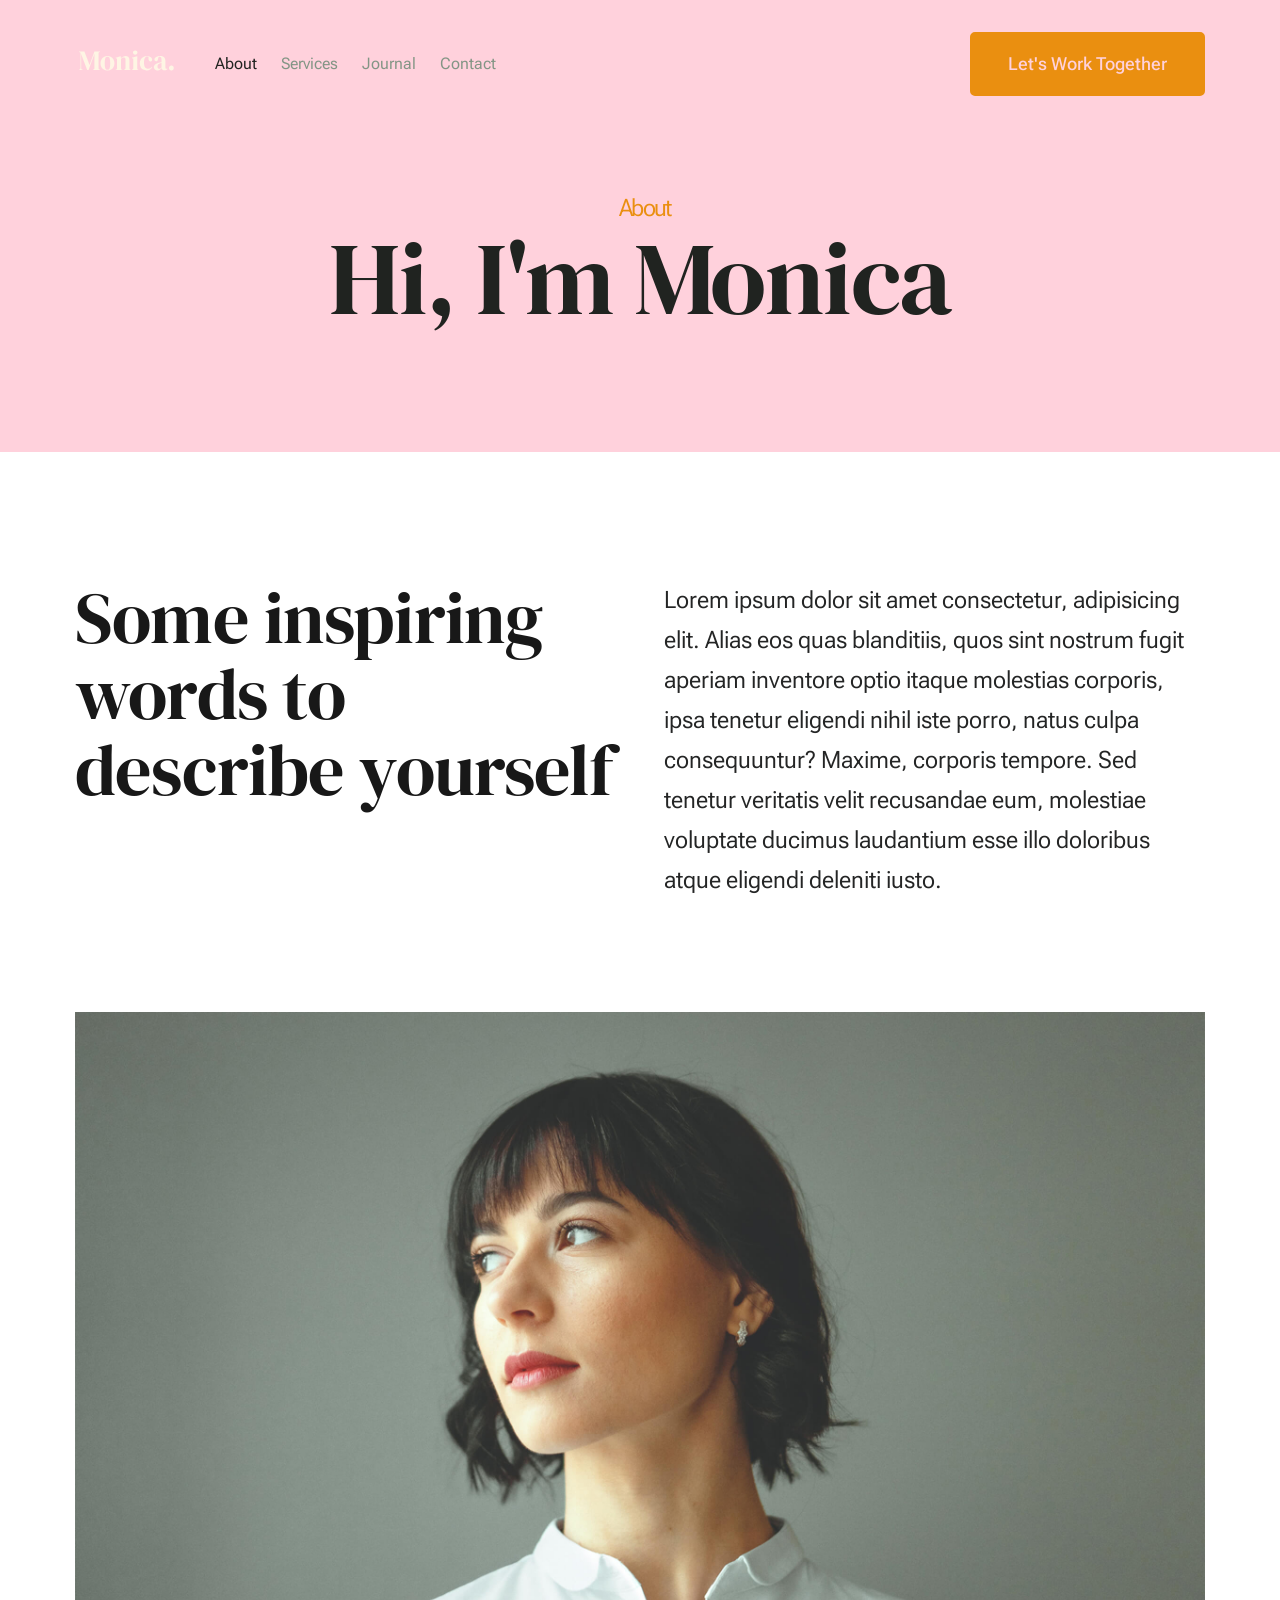
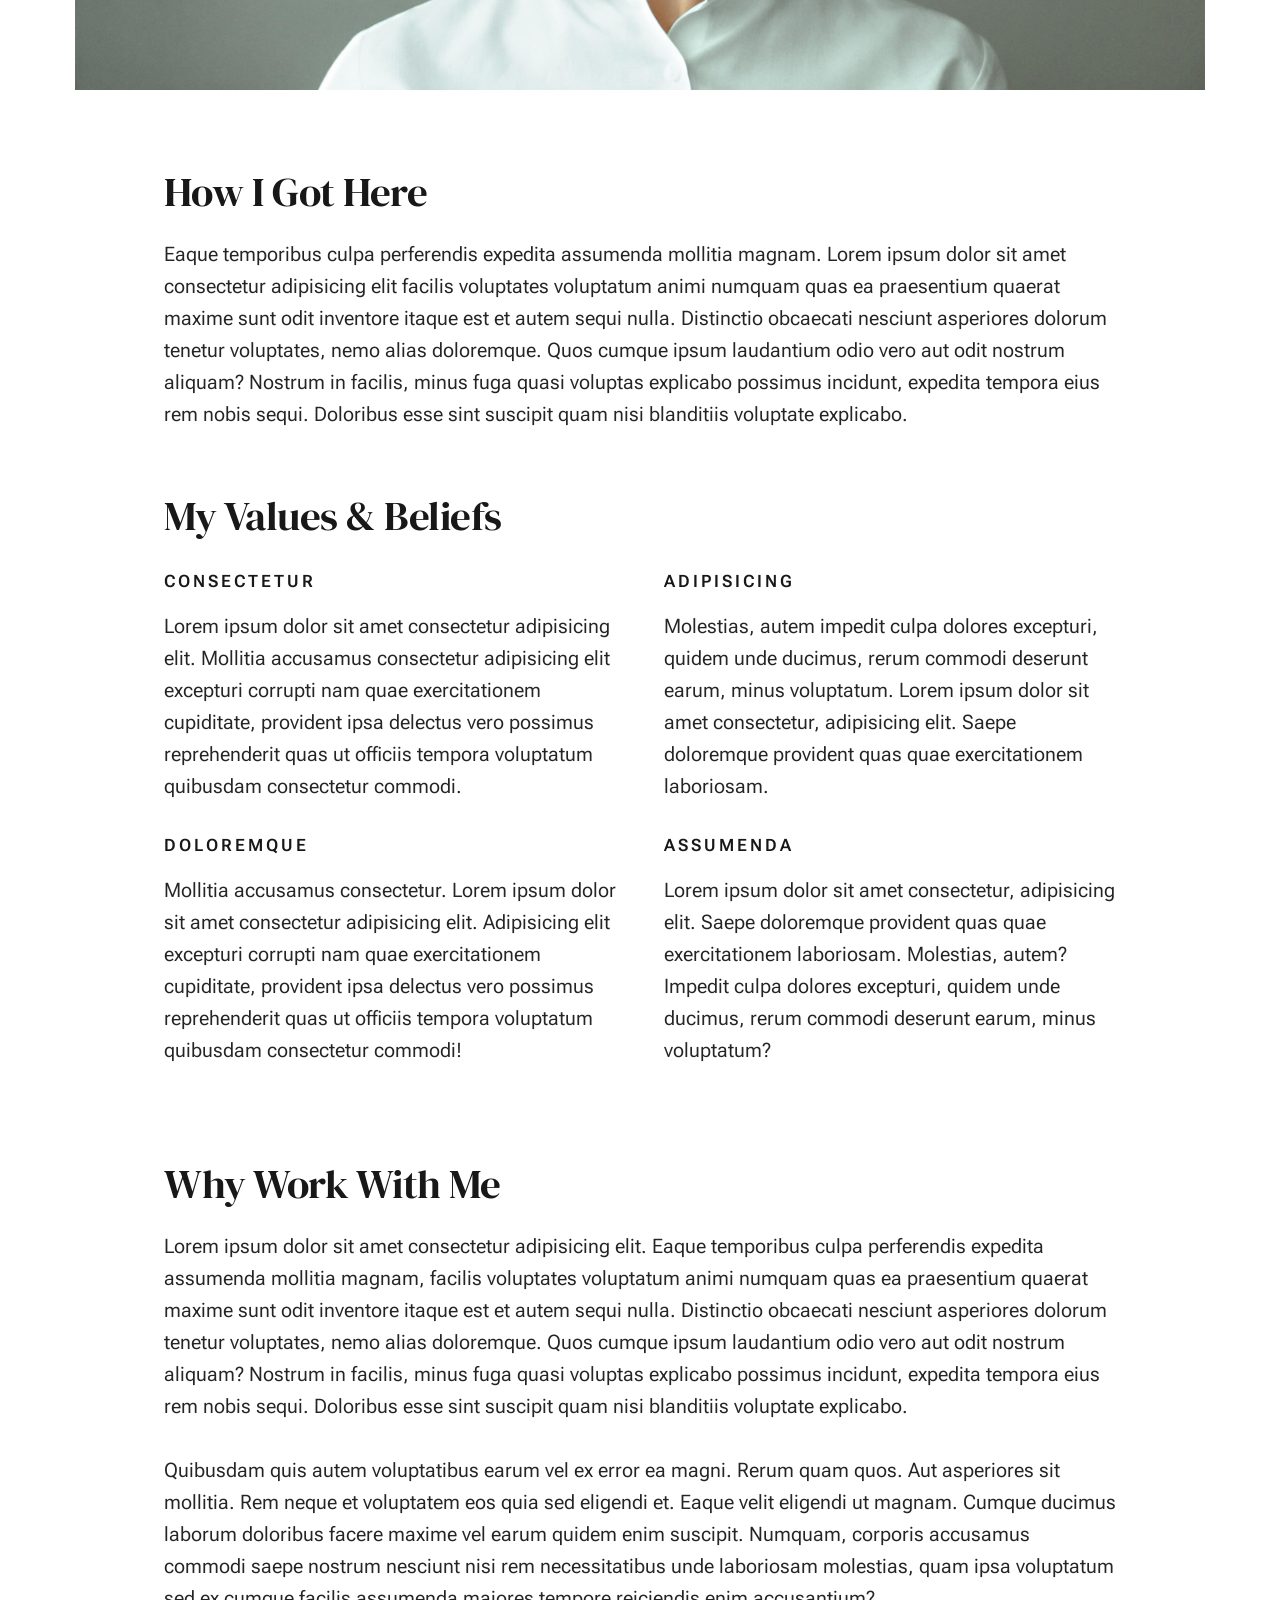
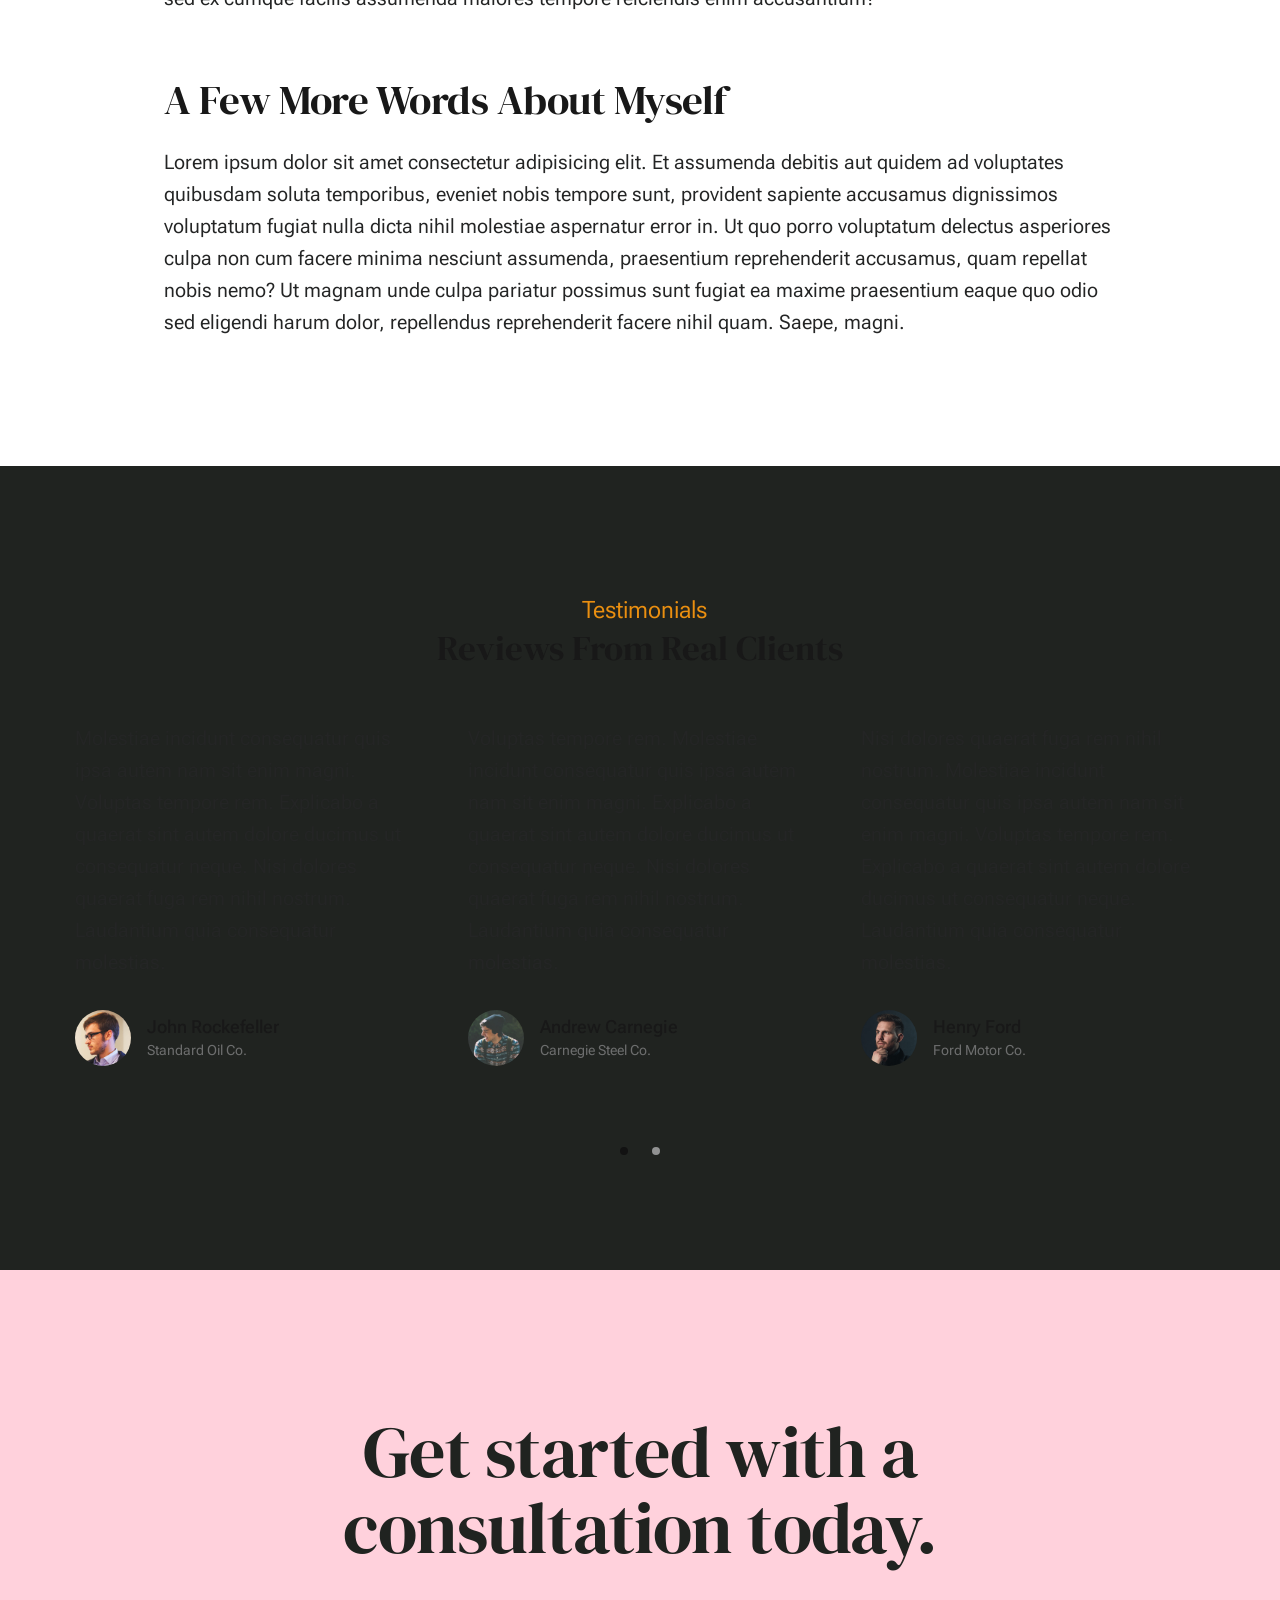
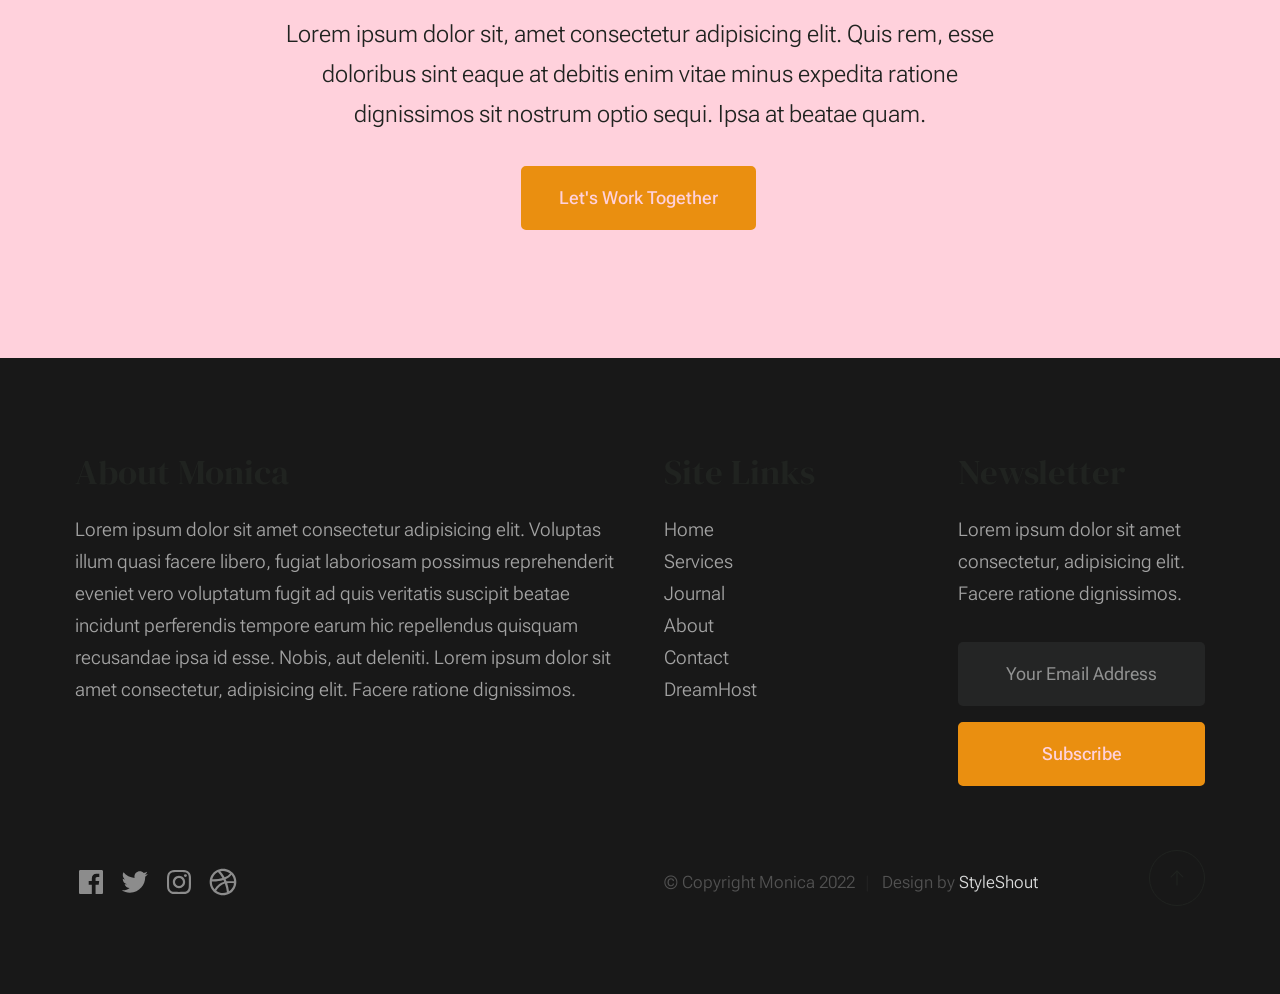
<file: about.html>
<!DOCTYPE html>
<html lang="en" class="no-js" >
<head>

    <!--- basic page needs
    ================================================== -->
    <meta charset="utf-8">
    <meta name="viewport" content="width=device-width, initial-scale=1">
    <title>About - Monica</title>

    <script>
        document.documentElement.classList.remove('no-js');
        document.documentElement.classList.add('js');
    </script>

    <!-- CSS
    ================================================== -->
    <link rel="stylesheet" href="css/vendor.css">
    <link rel="stylesheet" href="css/styles.css">

    <!-- favicons
    ================================================== -->
    <link rel="apple-touch-icon" sizes="180x180" href="apple-touch-icon.png">
    <link rel="icon" type="image/png" sizes="32x32" href="favicon-32x32.png">
    <link rel="icon" type="image/png" sizes="16x16" href="favicon-16x16.png">
    <link rel="manifest" href="site.webmanifest">

</head>


<body id="top">


    <!-- preloader
    ================================================== -->
    <div id="preloader">
        <div id="loader" class="dots-fade">
            <div></div>
            <div></div>
            <div></div>
        </div>
    </div>


    <!-- page wrap
    ================================================== -->
    <div id="page" class="s-pagewrap">


        <!-- # site header 
        ================================================== -->
        <header class="s-header">

            <div class="row s-header__inner width-sixteen-col">

                <div class="s-header__block">
                    <div class="s-header__logo">
                        <a class="logo" href="index.html">
                            <img src="images/logo.svg" alt="Homepage">
                        </a>
                    </div>

                    <a class="s-header__menu-toggle" href="#0"><span>Menu</span></a>
                </div> <!-- end s-header__block -->

                <nav class="s-header__nav">
    
                    <ul class="s-header__menu-links">
                        <li class="current"><a href="about.html">About</a></li>
                        <li><a href="services.html">Services</a></li>
                        <li><a href="blog.html">Journal</a></li>
                        <li><a href="contact.html">Contact</a></li>
                    </ul> <!-- s-header__menu-links -->

                    <div class="s-header__contact">
                        <a href="contact.html" class="btn btn--primary s-header__contact-btn">Let's Work Together</a>                        
                    </div> <!-- s-header__contact -->
    
                </nav> <!-- end s-header__nav -->

            </div> <!-- end s-header__inner -->

        </header> <!-- end s-header -->


        <!-- # site main content
        ================================================== -->
        <section id="content" class="s-content">

               <section class="s-pageheader pageheader">
                    <div class="row">
                        <div class="column xl-12">
                            <h1 class="page-title">
                                <span class="page-title__small-type text-pretitle">About</span>
                                Hi, I'm Monica
                            </h1>
                            
                        </div>
                    </div>
               </section> <!-- end pageheader --> 

               <section class="s-pagecontent pagecontent">

                    <div class="row pageintro">
                        <div class="column xl-6 lg-12">
                            <h2 class="text-display-title">Some inspiring words to describe yourself</h2>
                        </div>
                        <div class="column xl-6 lg-12 u-flexitem-x-right">
                            <p class="lead">
                            Lorem ipsum dolor sit amet consectetur, adipisicing elit. Alias eos quas blanditiis, quos sint nostrum fugit aperiam 
                            inventore optio itaque molestias corporis, ipsa tenetur eligendi nihil iste porro, natus culpa consequuntur? Maxime, 
                            corporis tempore. Sed tenetur veritatis velit recusandae eum, molestiae voluptate ducimus laudantium esse illo 
                            doloribus atque eligendi deleniti iusto. 
                            </p>
                        </div>                       
                    </div> <!-- end pageintro -->   
                    
                    <div class="row pagemedia">
                        <d class="column xl-12">
                            <figure class="page-media">                                
                                <img src="images/thumbs/about/about-1200.jpg" 
                                     srcset="images/thumbs/about/about-2400.jpg 2400w, 
                                             images/thumbs/about/about-1200.jpg 1200w, 
                                             images/thumbs/about/about-600.jpg 600w" sizes="(max-width: 2400px) 100vw, 2400px" alt="">
                            </figure>
                        </d>
                    </div> <!-- end pagemedia -->

                    <div class="row width-narrower pagemain">
                        <div class="column xl-12"> 

                            <h2>How I Got Here</h2>
                            <p>
                            Eaque temporibus culpa perferendis expedita assumenda mollitia magnam. Lorem ipsum dolor sit amet consectetur adipisicing elit
                            facilis voluptates voluptatum animi numquam quas ea praesentium quaerat maxime sunt odit inventore itaque est et autem sequi nulla. 
                            Distinctio obcaecati nesciunt asperiores dolorum tenetur voluptates, nemo alias doloremque. Quos cumque ipsum laudantium odio vero 
                            aut odit nostrum aliquam? Nostrum in facilis, minus fuga quasi voluptas explicabo possimus incidunt, expedita tempora eius rem nobis sequi. 
                            Doloribus esse sint suscipit quam nisi blanditiis voluptate explicabo.
                            </p>

                            <h2 class="u-add-bottom">My Values & Beliefs</h2>

                            <div class="grid-list-items list-items">
                                <div class="grid-list-items__item list-items__item u-remove-bottom">
                                    <div class="list-items__item-header">
                                        <h6 class="list-items__item-small-title">Consectetur</h6>
                                    </div>
                                    <p>
                                    Lorem ipsum dolor sit amet consectetur adipisicing elit. Mollitia accusamus consectetur adipisicing elit excepturi corrupti 
                                    nam quae exercitationem cupiditate, provident ipsa delectus vero possimus reprehenderit quas ut officiis tempora voluptatum 
                                    quibusdam consectetur commodi.
                                    </p>
                                </div>
                                <div class="grid-list-items__item list-items__item u-remove-bottom">
                                    <div class="list-items__item-header">
                                        <h6 class="list-items__item-small-title">Adipisicing</h6>
                                    </div>
                                    <p> 
                                    Molestias, autem impedit culpa dolores excepturi, quidem unde ducimus, rerum commodi deserunt earum, minus voluptatum.
                                    Lorem ipsum dolor sit amet consectetur, adipisicing elit. Saepe doloremque provident quas quae exercitationem laboriosam.
                                    </p>
                                </div>
                                <div class="grid-list-items__item list-items__item u-remove-bottom">
                                    <div class="list-items__item-header">
                                        <h6 class="list-items__item-small-title">Doloremque</h6>
                                    </div>
                                    <p>
                                    Mollitia accusamus consectetur. Lorem ipsum dolor sit amet consectetur adipisicing elit. Adipisicing elit excepturi corrupti 
                                    nam quae exercitationem cupiditate, provident ipsa delectus vero possimus reprehenderit quas ut officiis tempora voluptatum 
                                    quibusdam consectetur commodi!
                                    </p>
                                </div>
                                <div class="grid-list-items__item list-items__item u-remove-bottom">
                                    <div class="list-items__item-header">
                                        <h6 class="list-items__item-small-title">Assumenda</h6>
                                    </div>
                                    <p>
                                    Lorem ipsum dolor sit amet consectetur, adipisicing elit. Saepe doloremque provident quas quae exercitationem laboriosam. 
                                    Molestias, autem? Impedit culpa dolores excepturi, quidem unde ducimus, rerum commodi deserunt earum, minus voluptatum?
                                    </p>
                                </div>
                            </div> <!--grid-list-items -->

                            <h2>Why Work With Me</h2>
                            <p>
                            Lorem ipsum dolor sit amet consectetur adipisicing elit. Eaque temporibus culpa perferendis expedita assumenda mollitia magnam, 
                            facilis voluptates voluptatum animi numquam quas ea praesentium quaerat maxime sunt odit inventore itaque est et autem sequi nulla. 
                            Distinctio obcaecati nesciunt asperiores dolorum tenetur voluptates, nemo alias doloremque. Quos cumque ipsum laudantium odio vero aut 
                            odit nostrum aliquam? Nostrum in facilis, minus fuga quasi voluptas explicabo possimus incidunt, expedita tempora eius rem nobis sequi. 
                            Doloribus esse sint suscipit quam nisi blanditiis voluptate explicabo.
                            </p>

                            <p>
                            Quibusdam quis autem voluptatibus earum vel ex error ea magni. Rerum quam quos. Aut asperiores sit mollitia. Rem neque et voluptatem 
                            eos quia sed eligendi et. Eaque velit eligendi ut magnam. Cumque ducimus laborum doloribus facere maxime vel earum quidem enim suscipit. 
                            Numquam, corporis accusamus commodi saepe nostrum nesciunt nisi rem necessitatibus unde laboriosam molestias, quam ipsa voluptatum sed 
                            ex cumque facilis assumenda maiores tempore reiciendis enim accusantium?
                            </p>                   

                            <h2>A Few More Words About Myself</h2>
                            <p>
                            Lorem ipsum dolor sit amet consectetur adipisicing elit. Et assumenda debitis aut quidem ad voluptates quibusdam soluta temporibus, 
                            eveniet nobis tempore sunt, provident sapiente accusamus dignissimos voluptatum fugiat nulla dicta nihil molestiae aspernatur error in. 
                            Ut quo porro voluptatum delectus asperiores culpa non cum facere minima nesciunt assumenda, praesentium reprehenderit accusamus, quam 
                            repellat nobis nemo? Ut magnam unde culpa pariatur possimus sunt fugiat ea maxime praesentium eaque quo odio sed eligendi harum dolor, 
                            repellendus reprehenderit facere nihil quam. Saepe, magni.
                            </p>

                        </div> <!-- end grid-block-->
                    </div> <!-- end pagemain -->

               </section> <!-- pagecontent -->

               <section class="s-testimonials">

                    <div class="s-testimonials__header row row-x-center text-center">
                        <div class="column xl-8 lg-12">
        
                            <p class="text-pretitle">
                            Testimonials
                            </p>
                            <h3>
                            Reviews From Real Clients
                            </h3>                        
        
                        </div>
                    </div> <!--end s-testimonials__header -->

                    <div class="row s-testimonials__content">
                        <div class="column xl-12 testimonials">

                            <div class="swiper-container testimonials__slider page-slider">

                                <div class="swiper-wrapper">
                                    <div class="testimonials__slide swiper-slide">
                                        <p>
                                        Molestiae incidunt consequatur quis ipsa autem nam sit enim magni. Voluptas tempore rem. 
                                        Explicabo a quaerat sint autem dolore ducimus ut consequatur neque. Nisi dolores quaerat fuga rem nihil nostrum.
                                        Laudantium quia consequatur molestias.
                                        </p>
                                        <div class="testimonials__author">
                                            <img src="images/avatars/user-01.jpg" alt="Author image" class="testimonials__avatar">
                                            <cite class="testimonials__cite">
                                                <strong>John Rockefeller</strong>
                                                <span>Standard Oil Co.</span>
                                            </cite>
                                        </div>
                                    </div>
                                    <div class="testimonials__slide swiper-slide">
                                        <p>
                                        Voluptas tempore rem. Molestiae incidunt consequatur quis ipsa autem nam sit enim magni. 
                                        Explicabo a quaerat sint autem dolore ducimus ut consequatur neque. Nisi dolores quaerat fuga rem nihil nostrum.
                                        Laudantium quia consequatur molestias.
                                        </p>
                                        <div class="testimonials__author">
                                            <img src="images/avatars/user-04.jpg" alt="Author image" class="testimonials__avatar">
                                            <cite class="testimonials__cite">
                                                <strong>Andrew Carnegie</strong>
                                                <span>Carnegie Steel Co.</span>
                                            </cite>
                                        </div>
                                    </div>
                                    <div class="testimonials__slide swiper-slide">
                                        <p>
                                        Nisi dolores quaerat fuga rem nihil nostrum. Molestiae incidunt consequatur quis ipsa autem nam sit enim magni. 
                                        Voluptas tempore rem. Explicabo a quaerat sint autem dolore ducimus ut consequatur neque. 
                                        Laudantium quia consequatur molestias.
                                        </p>
                                        <div class="testimonials__author">
                                            <img src="images/avatars/user-06.jpg" alt="Author image" class="testimonials__avatar">
                                            <cite class="testimonials__cite">
                                                <strong>Henry Ford</strong>
                                                <span>Ford Motor Co.</span>
                                            </cite>
                                        </div>
                                    </div>
                                    <div class="testimonials__slide swiper-slide">
                                        <p>
                                        Molestiae incidunt consequatur quis ipsa autem nam sit enim magni. Voluptas tempore rem. 
                                        Explicabo a quaerat sint autem dolore ducimus ut consequatur neque. Nisi dolores quaerat fuga rem nihil nostrum.
                                        Laudantium quia consequatur molestias.
                                        </p>
                                        <div class="testimonials__author">
                                            <img src="images/avatars/user-02.jpg" alt="Author image" class="testimonials__avatar">
                                            <cite class="testimonials__cite">
                                                <strong>John Morgan</strong>
                                                <span>JP Morgan & Co.</span>
                                            </cite>
                                        </div>
                                    </div> 
                                </div> <!-- end swiper-wrapper --> 

                                <div class="swiper-pagination"></div>

                            </div> <!--end testimonials__slider --> 

                        </div> <!-- testimonials -->
                    </div> <!--end s-testimonials__content -->

               </section> <!-- end s-testimonials -->

        </section> <!-- s-content-->

        <!-- # cta
        ================================================== -->
        <section id="cta" class="s-cta">

            <div class="row row-x-center text-center">
                <div class="column xl-8 lg-12">

                    <div class="s-cta__content">
                        <h2 class="text-display-title">
                        Get started with a consultation today.
                        </h2>
                        <p class="lead">
                        Lorem ipsum dolor sit, amet consectetur adipisicing elit. Quis rem, esse doloribus sint eaque at debitis enim vitae minus expedita ratione dignissimos sit nostrum optio sequi. Ipsa at beatae quam.
                        </p>
                        <a href="contact.html" class="btn btn--primary">Let's Work Together</a>
                    </div>

                </div>
            </div>

        </section> <!-- end s-cta -->


        <!-- # footer 
        ================================================== -->
        <footer class="s-footer">
            <div class="row s-footer__content">
                <div class="column xl-6 lg-6 md-12 s-footer__block s-footer__about">                    
                    <h3>About Monica</h3>
                    <p>
                    Lorem ipsum dolor sit amet consectetur adipisicing elit. Voluptas illum quasi facere libero, 
                    fugiat laboriosam possimus reprehenderit eveniet vero voluptatum fugit ad quis veritatis suscipit beatae 
                    incidunt perferendis tempore earum hic repellendus quisquam recusandae ipsa id esse. Nobis, aut deleniti.
                    Lorem ipsum dolor sit amet consectetur, adipisicing elit. Facere ratione dignissimos.
                    </p>               
                </div>                
                <div class="column xl-3 lg-6 md-12 s-footer__block s-footer__site-links">
                    <h3>Site Links</h3>
                    <ul class="link-list">
                        <li><a href="index.html">Home</a></li>
                        <li><a href="services.html">Services</a></li>
                        <li><a href="blog.html">Journal</a></li>
                        <li><a href="about.html">About</a></li>
                        <li><a href="contact.html">Contact</a></li>
                        <li><a href="https://www.dreamhost.com/r.cgi?287326">DreamHost</a></li>
                    </ul>
                </div>
                <div class="column xl-3 lg-6 md-12 tab-12 s-footer__block s-footer__newsletter">
                    <h3>Newsletter</h3>

                    <p>
                    Lorem ipsum dolor sit amet consectetur, adipisicing elit. Facere ratione dignissimos.
                    </p>

                    <div class="subscribe-form">
                        <form id="mc-form" class="mc-form">
                            <input type="email" name="EMAIL" id="mce-EMAIL" class="u-fullwidth text-center" placeholder="Your Email Address" title="The domain portion of the email address is invalid (the portion after the @)." pattern="^([^\x00-\x20\x22\x28\x29\x2c\x2e\x3a-\x3c\x3e\x40\x5b-\x5d\x7f-\xff]+|\x22([^\x0d\x22\x5c\x80-\xff]|\x5c[\x00-\x7f])*\x22)(\x2e([^\x00-\x20\x22\x28\x29\x2c\x2e\x3a-\x3c\x3e\x40\x5b-\x5d\x7f-\xff]+|\x22([^\x0d\x22\x5c\x80-\xff]|\x5c[\x00-\x7f])*\x22))*\x40([^\x00-\x20\x22\x28\x29\x2c\x2e\x3a-\x3c\x3e\x40\x5b-\x5d\x7f-\xff]+|\x5b([^\x0d\x5b-\x5d\x80-\xff]|\x5c[\x00-\x7f])*\x5d)(\x2e([^\x00-\x20\x22\x28\x29\x2c\x2e\x3a-\x3c\x3e\x40\x5b-\x5d\x7f-\xff]+|\x5b([^\x0d\x5b-\x5d\x80-\xff]|\x5c[\x00-\x7f])*\x5d))*(\.\w{2,})+$" required>
                            <input type="submit" name="subscribe" value="Subscribe" class="btn btn--primary btn--small u-fullwidth">
                            <!-- <div style="position: absolute; left: -5000px;" aria-hidden="true"><input type="text" name="b_cdb7b577e41181934ed6a6a44_9a91cfe7b3" tabindex="-1" value=""></div> -->
                            <div class="mc-status"></div>
                        </form>
                    </div>
                </div>
            </div>    
            
            <div class="row s-footer__bottom">
                <div class="column xl-6 lg-12">
                    <ul class="s-footer__social social-list">
                        <li>
                            <a href="#0">
                                <svg xmlns="http://www.w3.org/2000/svg" width="24" height="24" viewBox="0 0 24 24" style="fill:rgba(0, 0, 0, 1);transform:;-ms-filter:"><path d="M20,3H4C3.447,3,3,3.448,3,4v16c0,0.552,0.447,1,1,1h8.615v-6.96h-2.338v-2.725h2.338v-2c0-2.325,1.42-3.592,3.5-3.592 c0.699-0.002,1.399,0.034,2.095,0.107v2.42h-1.435c-1.128,0-1.348,0.538-1.348,1.325v1.735h2.697l-0.35,2.725h-2.348V21H20 c0.553,0,1-0.448,1-1V4C21,3.448,20.553,3,20,3z"></path></svg>
                                <span class="u-screen-reader-text">Facebook</span>
                            </a>
                        </li>
                        <li>
                            <a href="#0">
                                <svg xmlns="http://www.w3.org/2000/svg" width="24" height="24" viewBox="0 0 24 24" style="fill:rgba(0, 0, 0, 1);transform:;-ms-filter:"><path d="M19.633,7.997c0.013,0.175,0.013,0.349,0.013,0.523c0,5.325-4.053,11.461-11.46,11.461c-2.282,0-4.402-0.661-6.186-1.809 c0.324,0.037,0.636,0.05,0.973,0.05c1.883,0,3.616-0.636,5.001-1.721c-1.771-0.037-3.255-1.197-3.767-2.793 c0.249,0.037,0.499,0.062,0.761,0.062c0.361,0,0.724-0.05,1.061-0.137c-1.847-0.374-3.23-1.995-3.23-3.953v-0.05 c0.537,0.299,1.16,0.486,1.82,0.511C3.534,9.419,2.823,8.184,2.823,6.787c0-0.748,0.199-1.434,0.548-2.032 c1.983,2.443,4.964,4.04,8.306,4.215c-0.062-0.3-0.1-0.611-0.1-0.923c0-2.22,1.796-4.028,4.028-4.028 c1.16,0,2.207,0.486,2.943,1.272c0.91-0.175,1.782-0.512,2.556-0.973c-0.299,0.935-0.936,1.721-1.771,2.22 c0.811-0.088,1.597-0.312,2.319-0.624C21.104,6.712,20.419,7.423,19.633,7.997z"></path></svg>
                                <span class="u-screen-reader-text">Twitter</span>
                            </a>
                        </li>
                        <li>
                            <a href="#0">
                                <svg xmlns="http://www.w3.org/2000/svg" width="24" height="24" viewBox="0 0 24 24" style="fill:rgba(0, 0, 0, 1);transform:;-ms-filter:"><path d="M11.999,7.377c-2.554,0-4.623,2.07-4.623,4.623c0,2.554,2.069,4.624,4.623,4.624c2.552,0,4.623-2.07,4.623-4.624 C16.622,9.447,14.551,7.377,11.999,7.377L11.999,7.377z M11.999,15.004c-1.659,0-3.004-1.345-3.004-3.003 c0-1.659,1.345-3.003,3.004-3.003s3.002,1.344,3.002,3.003C15.001,13.659,13.658,15.004,11.999,15.004L11.999,15.004z"></path><circle cx="16.806" cy="7.207" r="1.078"></circle><path d="M20.533,6.111c-0.469-1.209-1.424-2.165-2.633-2.632c-0.699-0.263-1.438-0.404-2.186-0.42 c-0.963-0.042-1.268-0.054-3.71-0.054s-2.755,0-3.71,0.054C7.548,3.074,6.809,3.215,6.11,3.479C4.9,3.946,3.945,4.902,3.477,6.111 c-0.263,0.7-0.404,1.438-0.419,2.186c-0.043,0.962-0.056,1.267-0.056,3.71c0,2.442,0,2.753,0.056,3.71 c0.015,0.748,0.156,1.486,0.419,2.187c0.469,1.208,1.424,2.164,2.634,2.632c0.696,0.272,1.435,0.426,2.185,0.45 c0.963,0.042,1.268,0.055,3.71,0.055s2.755,0,3.71-0.055c0.747-0.015,1.486-0.157,2.186-0.419c1.209-0.469,2.164-1.424,2.633-2.633 c0.263-0.7,0.404-1.438,0.419-2.186c0.043-0.962,0.056-1.267,0.056-3.71s0-2.753-0.056-3.71C20.941,7.57,20.801,6.819,20.533,6.111z M19.315,15.643c-0.007,0.576-0.111,1.147-0.311,1.688c-0.305,0.787-0.926,1.409-1.712,1.711c-0.535,0.199-1.099,0.303-1.67,0.311 c-0.95,0.044-1.218,0.055-3.654,0.055c-2.438,0-2.687,0-3.655-0.055c-0.569-0.007-1.135-0.112-1.669-0.311 c-0.789-0.301-1.414-0.923-1.719-1.711c-0.196-0.534-0.302-1.099-0.311-1.669c-0.043-0.95-0.053-1.218-0.053-3.654 c0-2.437,0-2.686,0.053-3.655c0.007-0.576,0.111-1.146,0.311-1.687c0.305-0.789,0.93-1.41,1.719-1.712 c0.534-0.198,1.1-0.303,1.669-0.311c0.951-0.043,1.218-0.055,3.655-0.055c2.437,0,2.687,0,3.654,0.055 c0.571,0.007,1.135,0.112,1.67,0.311c0.786,0.303,1.407,0.925,1.712,1.712c0.196,0.534,0.302,1.099,0.311,1.669 c0.043,0.951,0.054,1.218,0.054,3.655c0,2.436,0,2.698-0.043,3.654H19.315z"></path></svg>
                                <span class="u-screen-reader-text">Instagram</span>
                            </a>
                        </li>
                        <li>
                            <a href="#0">
                                <svg xmlns="http://www.w3.org/2000/svg" width="24" height="24" viewBox="0 0 24 24" style="fill: rgba(0, 0, 0, 1);transform: ;msFilter:;"><path d="M20.66 6.98a9.932 9.932 0 0 0-3.641-3.64C15.486 2.447 13.813 2 12 2s-3.486.447-5.02 1.34c-1.533.893-2.747 2.107-3.64 3.64S2 10.187 2 12s.446 3.487 1.34 5.02a9.924 9.924 0 0 0 3.641 3.64C8.514 21.553 10.187 22 12 22s3.486-.447 5.02-1.34a9.932 9.932 0 0 0 3.641-3.64C21.554 15.487 22 13.813 22 12s-.446-3.487-1.34-5.02zM12 3.66c2 0 3.772.64 5.32 1.919-.92 1.174-2.286 2.14-4.1 2.9-1.002-1.813-2.088-3.327-3.261-4.54A7.715 7.715 0 0 1 12 3.66zM5.51 6.8a8.116 8.116 0 0 1 2.711-2.22c1.212 1.201 2.325 2.7 3.34 4.5-2 .6-4.114.9-6.341.9-.573 0-1.006-.013-1.3-.04A8.549 8.549 0 0 1 5.51 6.8zM3.66 12c0-.054.003-.12.01-.2.007-.08.01-.146.01-.2.254.014.641.02 1.161.02 2.666 0 5.146-.367 7.439-1.1.187.373.381.793.58 1.26-1.32.293-2.674 1.006-4.061 2.14S6.4 16.247 5.76 17.5c-1.4-1.587-2.1-3.42-2.1-5.5zM12 20.34c-1.894 0-3.594-.587-5.101-1.759.601-1.187 1.524-2.322 2.771-3.401 1.246-1.08 2.483-1.753 3.71-2.02a29.441 29.441 0 0 1 1.56 6.62 8.166 8.166 0 0 1-2.94.56zm7.08-3.96a8.351 8.351 0 0 1-2.58 2.621c-.24-2.08-.7-4.107-1.379-6.081.932-.066 1.765-.1 2.5-.1.799 0 1.686.034 2.659.1a8.098 8.098 0 0 1-1.2 3.46zm-1.24-5c-1.16 0-2.233.047-3.22.14a27.053 27.053 0 0 0-.68-1.62c2.066-.906 3.532-2.006 4.399-3.3 1.2 1.414 1.854 3.027 1.96 4.84-.812-.04-1.632-.06-2.459-.06z"></path></svg>
                                <span class="u-screen-reader-text">Dribbble</span>
                            </a>
                        </li>
                    </ul> <!-- end s-footer__social -->
                </div>
                <div class="column xl-6 lg-12">
                    <p class="ss-copyright">
                        <span>© Copyright Monica 2022</span> 
                        <span>Design by <a href="https://www.styleshout.com/">StyleShout</a></span>
                    </p>
                </div>

                <div class="ss-go-top">
                    <a class="smoothscroll" title="Back to Top" href="#top">
                        <svg xmlns="http://www.w3.org/2000/svg" viewBox="0 0 24 24" width="36" height="36" fill="none" stroke="#ffffff" stroke-width="1" stroke-linecap="round" stroke-linejoin="round">&lt;!--!  Atomicons Free 1.00 by @atisalab License - https://atomicons.com/license/ (Icons: CC BY 4.0) Copyright 2021 Atomicons --&gt;<polyline points="17 11 12 6 7 11"></polyline><line x1="12" y1="18" x2="12" y2="6"></line></svg>
                    </a>
                </div> <!-- end ss-go-top -->
            </div>
            
        </footer> <!-- end s-footer -->

    </div> <!-- end page-wrap -->

    <!-- Java Script
    ================================================== -->
    <script src="js/plugins.js"></script>
    <script src="js/main.js"></script>

</body>
</html>
</file>
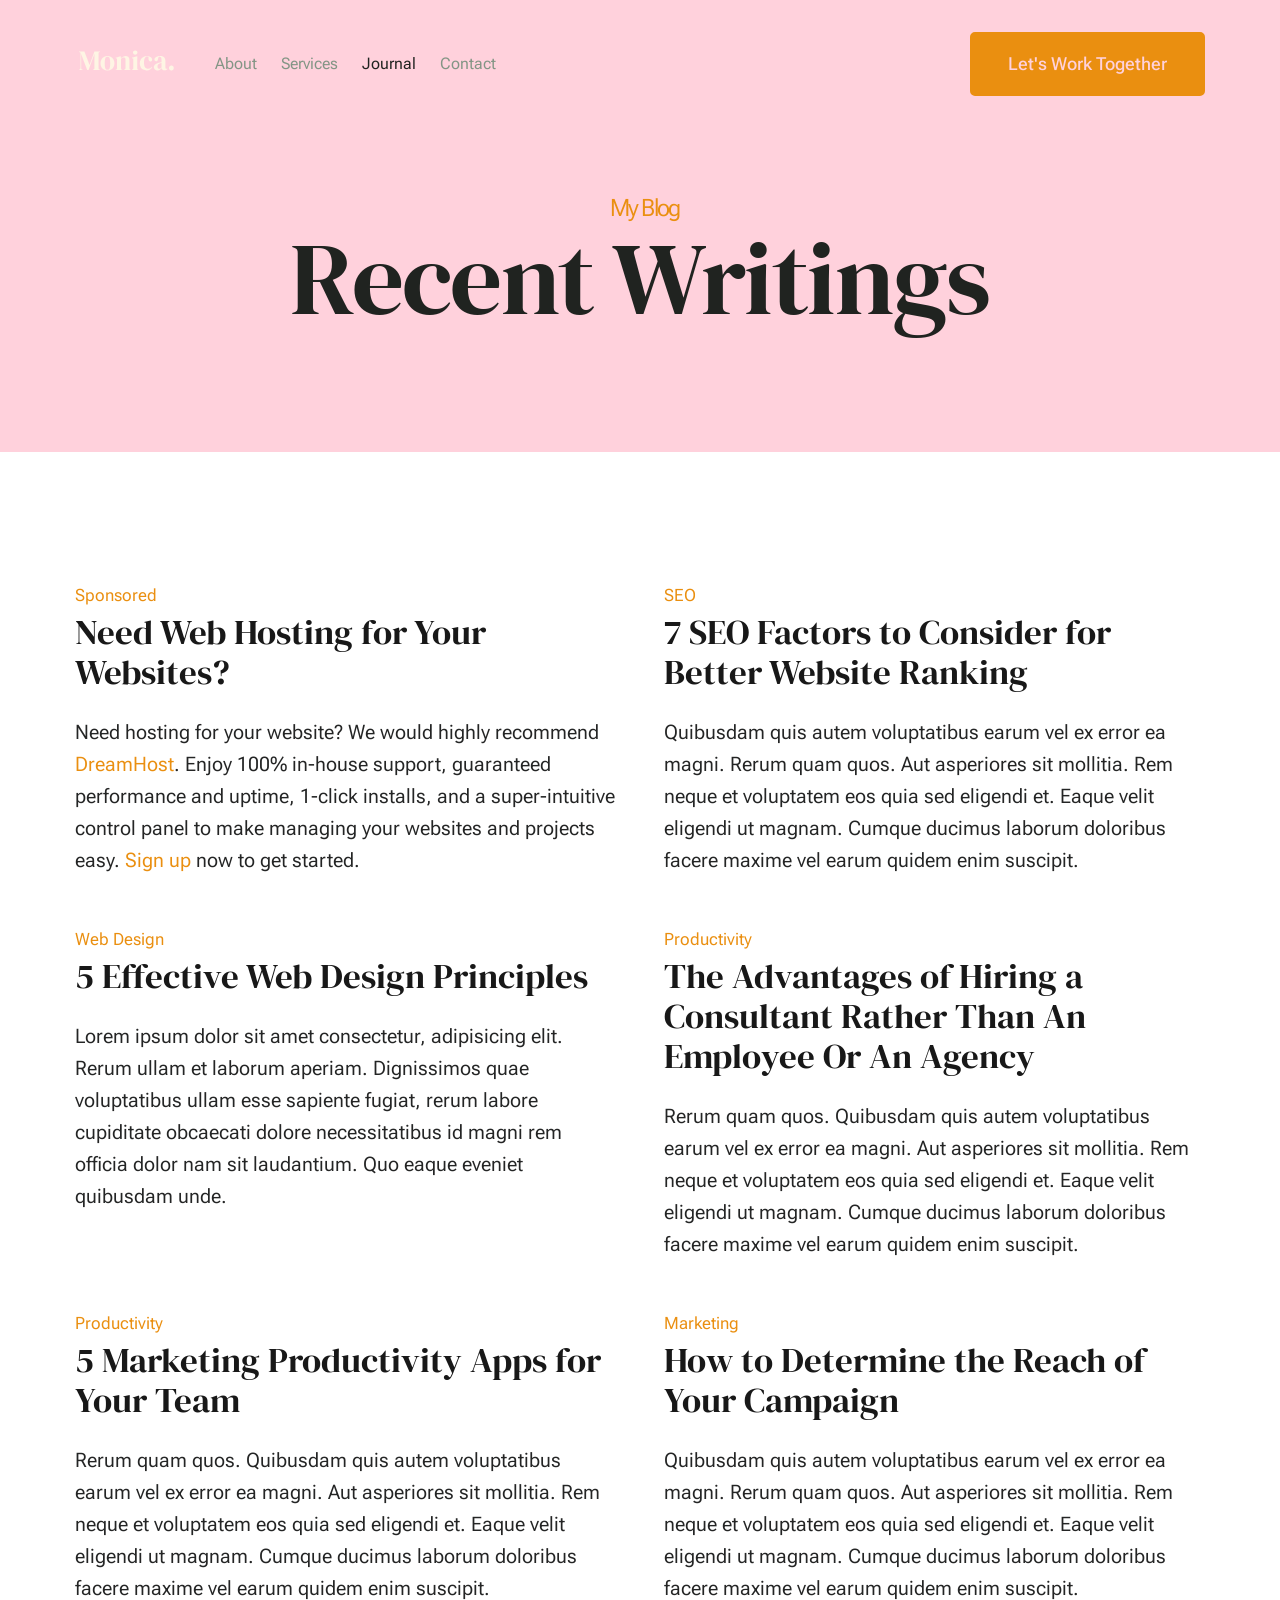
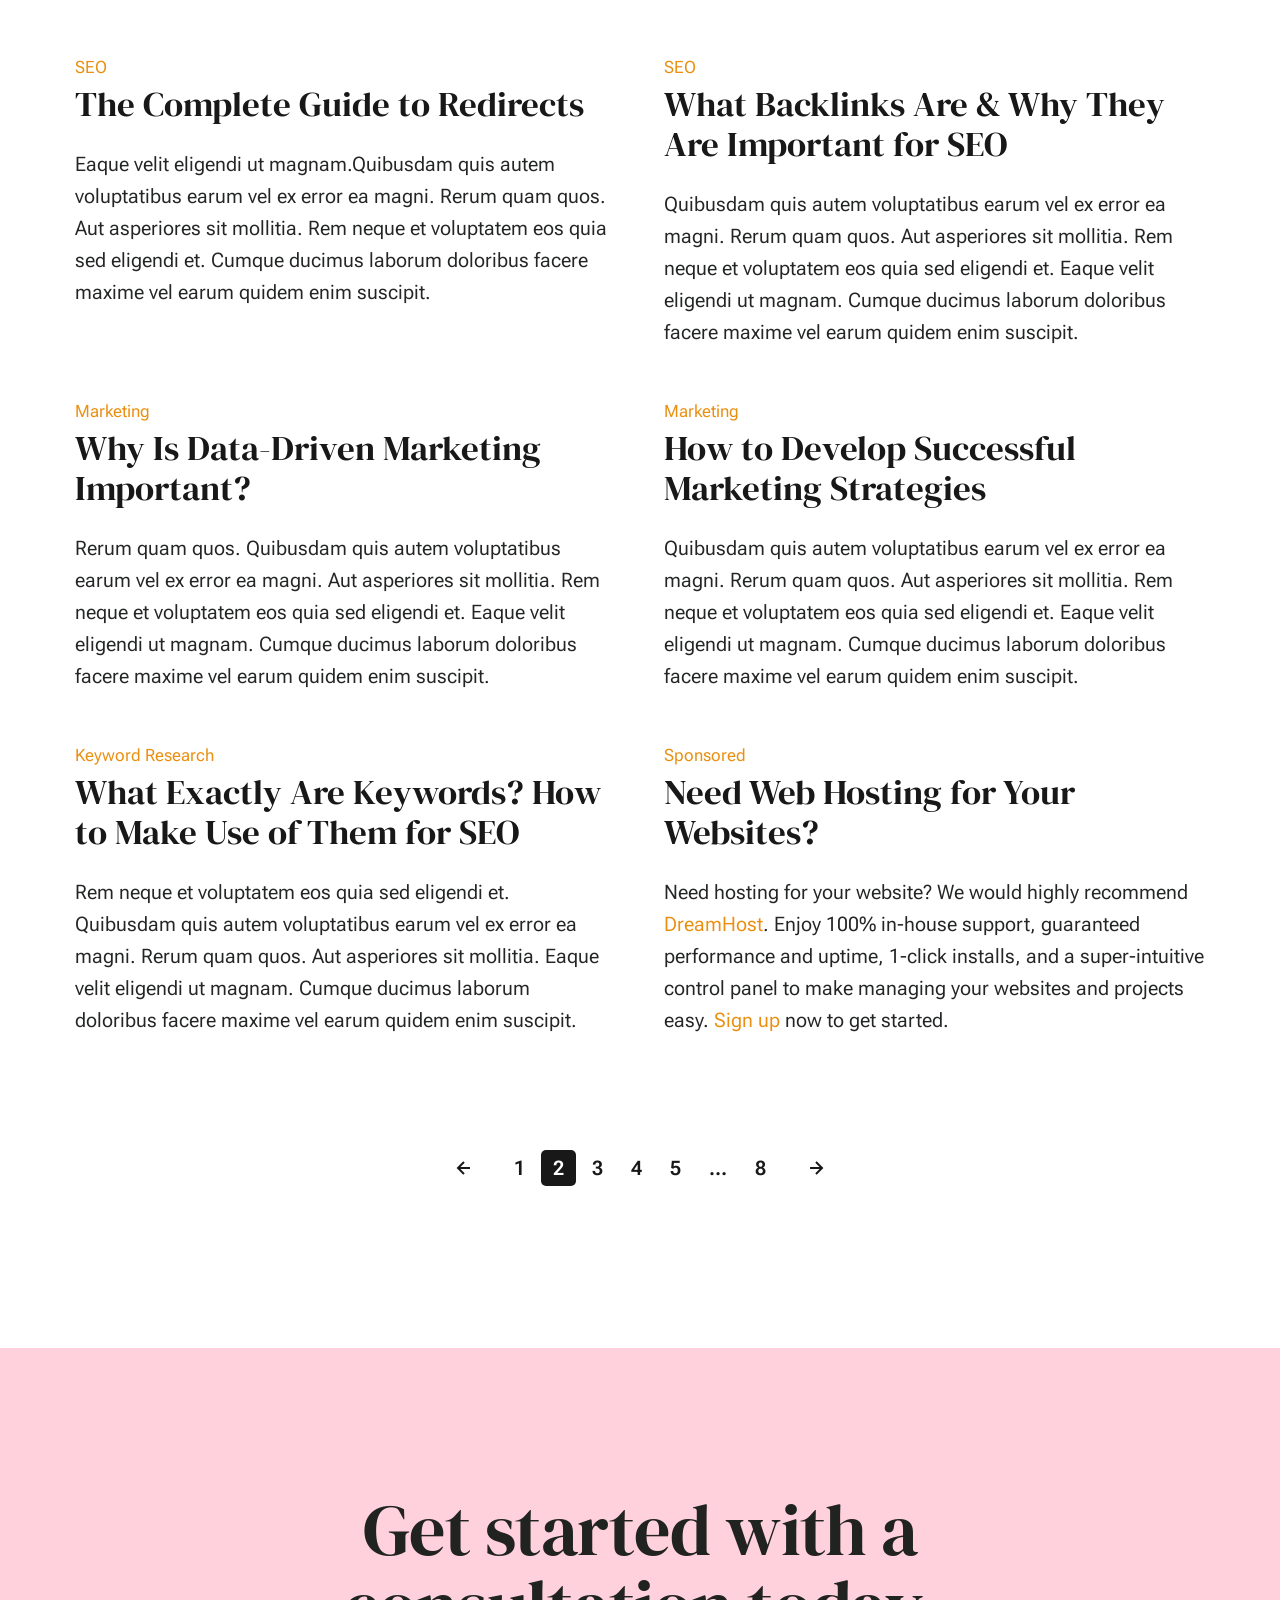
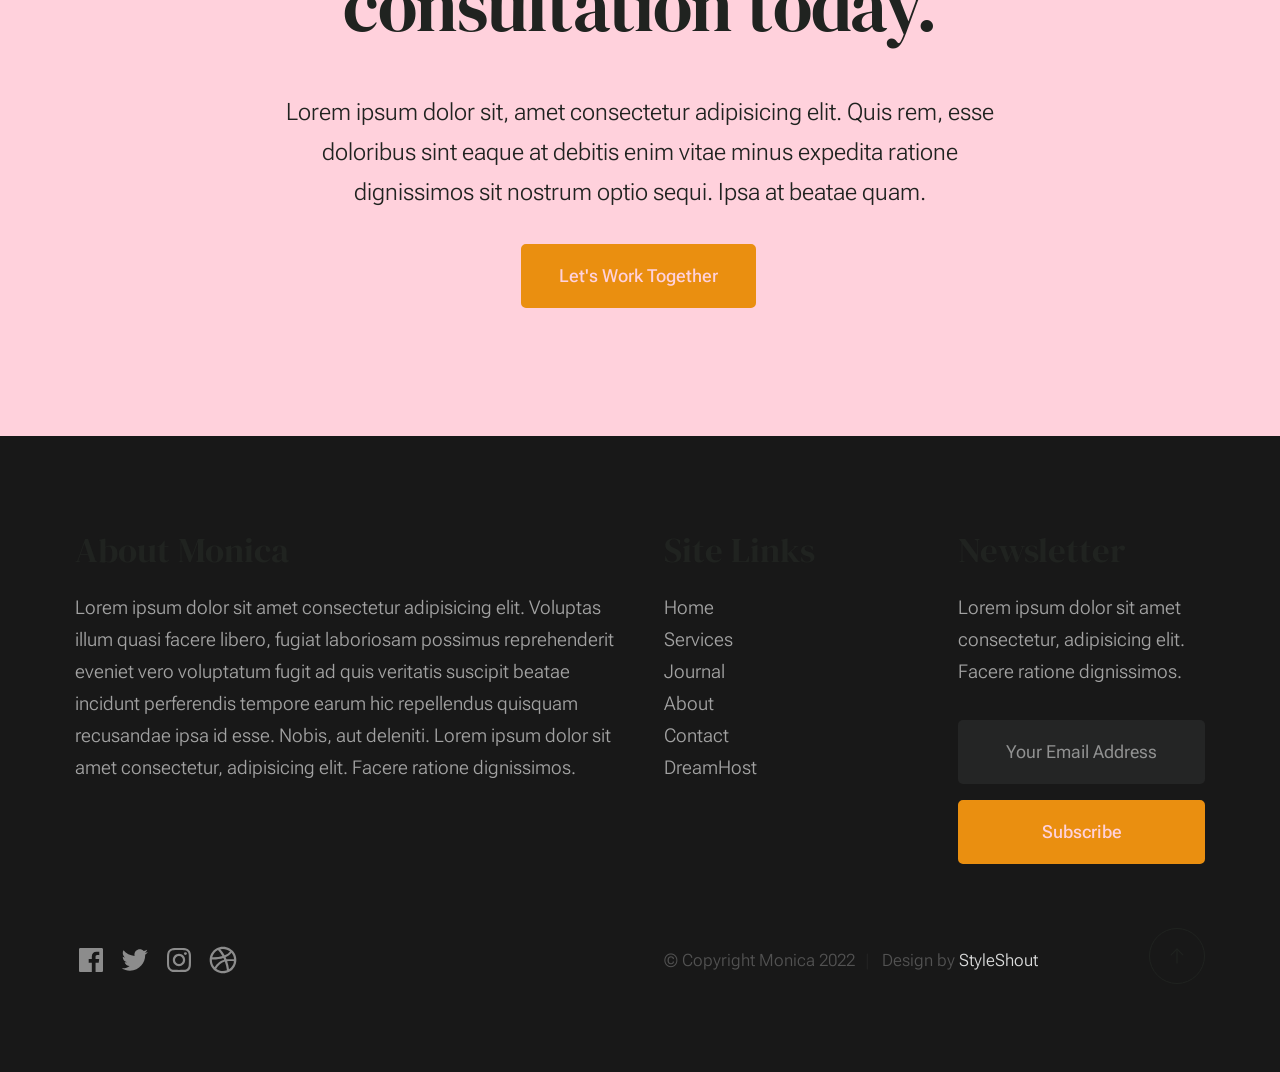
<file: blog.html>
<!DOCTYPE html>
<html lang="en" class="no-js" >
<head>

    <!--- basic page needs
    ================================================== -->
    <meta charset="utf-8">
    <meta name="viewport" content="width=device-width, initial-scale=1">
    <title>Blog - Monica</title>

    <script>
        document.documentElement.classList.remove('no-js');
        document.documentElement.classList.add('js');
    </script>

    <!-- CSS
    ================================================== -->
    <link rel="stylesheet" href="css/vendor.css">
    <link rel="stylesheet" href="css/styles.css">

    <!-- favicons
    ================================================== -->
    <link rel="apple-touch-icon" sizes="180x180" href="apple-touch-icon.png">
    <link rel="icon" type="image/png" sizes="32x32" href="favicon-32x32.png">
    <link rel="icon" type="image/png" sizes="16x16" href="favicon-16x16.png">
    <link rel="manifest" href="site.webmanifest">

</head>


<body id="top">


    <!-- preloader
    ================================================== -->
    <div id="preloader">
        <div id="loader" class="dots-fade">
            <div></div>
            <div></div>
            <div></div>
        </div>
    </div>


    <!-- page wrap
    ================================================== -->
    <div id="page" class="s-pagewrap">

        <!-- # site header 
        ================================================== -->
        <header class="s-header">

            <div class="row s-header__inner width-sixteen-col">

                <div class="s-header__block">
                    <div class="s-header__logo">
                        <a class="logo" href="index.html">
                            <img src="images/logo.svg" alt="Homepage">
                        </a>
                    </div>

                    <a class="s-header__menu-toggle" href="#0"><span>Menu</span></a>
                </div> <!-- end s-header__block -->

                <nav class="s-header__nav">
    
                    <ul class="s-header__menu-links">
                        <li><a href="about.html">About</a></li>
                        <li><a href="services.html">Services</a></li>
                        <li class="current"><a href="blog.html">Journal</a></li>
                        <li><a href="contact.html">Contact</a></li>
                    </ul> <!-- s-header__menu-links -->

                    <div class="s-header__contact">
                        <a href="contact.html" class="btn btn--primary s-header__contact-btn">Let's Work Together</a>                        
                    </div> <!-- s-header__contact -->
    
                </nav> <!-- end s-header__nav -->

            </div> <!-- end s-header__inner -->

        </header> <!-- end s-header -->


        <!-- # site main content
        ================================================== -->
        <section id="content" class="s-content">

               <section class="s-pageheader pageheader">
                    <div class="row">
                        <div class="column xl-12">
                            <h1 class="page-title">
                                <span class="page-title__small-type text-pretitle">My Blog</span>
                                Recent Writings
                            </h1>
                        </div>
                    </div>
               </section>   

               <section class="s-pagecontent pagecontent">

                    <div class="row">
                        <div class="column xl-12 grid-block">          
        
                            <!-- <div class="grid-full">         -->
                                <div class="grid-full grid-list-items">

                                    <div class="grid-list-items__item blog-card">
                                        <div class="blog-card__header">
                                            <div class="blog-card__cat-links">
                                                <a href="blog.html">Sponsored</a>
                                            </div>
                                            <h3 class="blog-card__title"><a href="https://www.dreamhost.com/r.cgi?287326">Need Web Hosting for Your Websites?</a></h3>
                                        </div>
                                        <div class="blog-card__text">
                                            <p>
                                            Need hosting for your website? We would highly recommend <a href="https://www.dreamhost.com/r.cgi?287326">DreamHost</a>.
                                            Enjoy 100% in-house support, guaranteed performance and uptime, 1-click installs, and a super-intuitive control 
                                            panel to make managing your websites and projects easy. <a href="https://www.dreamhost.com/r.cgi?287326">Sign up</a> now to get started.
                                            </p>
                                        </div>
                                    </div> <!-- end blog-card -->
                                    <div class="grid-list-items__item blog-card">
                                        <div class="blog-card__header">
                                            <div class="blog-card__cat-links">
                                                <a href="blog.html">SEO</a>
                                            </div>
                                            <h3 class="blog-card__title"><a href="single.html">7 SEO Factors to Consider for Better Website Ranking</a></h3>
                                        </div>
                                        <div class="blog-card__text">
                                            <p>
                                            Quibusdam quis autem voluptatibus earum vel ex error ea magni. Rerum quam quos. Aut asperiores 
                                            sit mollitia. Rem neque et voluptatem eos quia sed eligendi et. Eaque velit eligendi ut 
                                            magnam. Cumque ducimus laborum doloribus facere maxime vel earum quidem enim suscipit.
                                            </p>
                                        </div>
                                    </div> <!-- end blog-card -->
                                    <div class="grid-list-items__item blog-card">
                                        <div class="blog-card__header">
                                            <div class="blog-card__cat-links">
                                                <a href="blog.html">Web Design</a>
                                            </div>
                                            <h3 class="blog-card__title"><a href="single.html">5 Effective Web Design Principles</a></h3>
                                        </div>
                                        <div class="blog-card__text">
                                            <p>
                                            Lorem ipsum dolor sit amet consectetur, adipisicing elit. Rerum ullam et laborum aperiam. 
                                            Dignissimos quae voluptatibus ullam esse sapiente fugiat, rerum labore cupiditate obcaecati 
                                            dolore necessitatibus id magni rem officia dolor nam sit laudantium. Quo eaque eveniet quibusdam unde. 
                                            </p>
                                        </div>
                                    </div> <!-- end blog card -->
                                    <div class="grid-list-items__item blog-card">
                                        <div class="blog-card__header">
                                            <div class="blog-card__cat-links">
                                                <a href="blog.html">Productivity</a>
                                            </div>
                                            <h3 class="blog-card__title"><a href="single.html">The Advantages of Hiring a Consultant Rather Than An Employee Or An Agency</a></h3>
                                        </div>
                                        <div class="blog-card__text">
                                            <p>
                                            Rerum quam quos. Quibusdam quis autem voluptatibus earum vel ex error ea magni. Aut asperiores 
                                            sit mollitia. Rem neque et voluptatem eos quia sed eligendi et. Eaque velit eligendi ut 
                                            magnam. Cumque ducimus laborum doloribus facere maxime vel earum quidem enim suscipit.
                                            </p>
                                        </div>
                                    </div> <!-- end blog-card -->
                                    <div class="grid-list-items__item blog-card">
                                        <div class="blog-card__header">
                                            <div class="blog-card__cat-links">
                                                <a href="blog.html">Productivity</a>
                                            </div>
                                            <h3 class="blog-card__title"><a href="single.html">5 Marketing Productivity Apps for Your Team</a></h3>
                                        </div>
                                        <div class="blog-card__text">
                                            <p>
                                            Rerum quam quos. Quibusdam quis autem voluptatibus earum vel ex error ea magni. Aut asperiores 
                                            sit mollitia. Rem neque et voluptatem eos quia sed eligendi et. Eaque velit eligendi ut 
                                            magnam. Cumque ducimus laborum doloribus facere maxime vel earum quidem enim suscipit.
                                            </p>
                                        </div>
                                    </div> <!-- end blog-card -->
                                    <div class="grid-list-items__item blog-card">
                                        <div class="blog-card__header">
                                            <div class="blog-card__cat-links">
                                                <a href="blog.html">Marketing</a>
                                            </div>
                                            <h3 class="blog-card__title"><a href="single.html">How to Determine the Reach of Your Campaign</a></h3>
                                        </div>
                                        <div class="blog-card__text">
                                            <p>
                                            Quibusdam quis autem voluptatibus earum vel ex error ea magni. Rerum quam quos. Aut asperiores 
                                            sit mollitia. Rem neque et voluptatem eos quia sed eligendi et. Eaque velit eligendi ut 
                                            magnam. Cumque ducimus laborum doloribus facere maxime vel earum quidem enim suscipit.
                                            </p>
                                        </div>
                                    </div> <!-- end blog-card -->
                                    <div class="grid-list-items__item blog-card">
                                        <div class="blog-card__header">
                                            <div class="blog-card__cat-links">
                                                <a href="blog.html">SEO</a>
                                            </div>
                                            <h3 class="blog-card__title"><a href="single.html">The Complete Guide to Redirects</a></h3>
                                        </div>
                                        <div class="blog-card__text">
                                            <p>
                                            Eaque velit eligendi ut magnam.Quibusdam quis autem voluptatibus earum vel 
                                            ex error ea magni. Rerum quam quos. Aut asperiores sit mollitia. Rem neque et 
                                            voluptatem eos quia sed eligendi et. Cumque ducimus laborum doloribus facere maxime 
                                            vel earum quidem enim suscipit.
                                            </p>
                                        </div>
                                    </div> <!-- end blog card -->
                                    <div class="grid-list-items__item blog-card">
                                        <div class="blog-card__header">
                                            <div class="blog-card__cat-links">
                                                <a href="blog.html">SEO</a>
                                            </div>
                                            <h3 class="blog-card__title"><a href="single.html">What Backlinks Are & Why They Are Important for SEO</a></h3>
                                        </div>
                                        <div class="blog-card__text">
                                            <p>
                                            Quibusdam quis autem voluptatibus earum vel ex error ea magni. Rerum quam quos. Aut asperiores 
                                            sit mollitia. Rem neque et voluptatem eos quia sed eligendi et. Eaque velit eligendi ut 
                                            magnam. Cumque ducimus laborum doloribus facere maxime vel earum quidem enim suscipit.
                                            </p>
                                        </div>
                                    </div> <!-- end blog-card -->
                                    <div class="grid-list-items__item blog-card">
                                        <div class="blog-card__header">
                                            <div class="blog-card__cat-links">
                                                <a href="blog.html">Marketing</a>
                                            </div>
                                            <h3 class="blog-card__title"><a href="single.html">Why Is Data-Driven Marketing Important?</a></h3>
                                        </div>
                                        <div class="blog-card__text">
                                            <p>
                                            Rerum quam quos. Quibusdam quis autem voluptatibus earum vel ex error ea magni. Aut asperiores 
                                            sit mollitia. Rem neque et voluptatem eos quia sed eligendi et. Eaque velit eligendi ut 
                                            magnam. Cumque ducimus laborum doloribus facere maxime vel earum quidem enim suscipit.
                                            </p>
                                        </div>
                                    </div> <!-- end blog card -->
                                    <div class="grid-list-items__item blog-card">
                                        <div class="blog-card__header">
                                            <div class="blog-card__cat-links">
                                                <a href="blog.html">Marketing</a>
                                            </div>
                                            <h3 class="blog-card__title"><a href="single.html">How to Develop Successful Marketing Strategies</a></h3>
                                        </div>
                                        <div class="blog-card__text">
                                            <p>
                                            Quibusdam quis autem voluptatibus earum vel ex error ea magni. Rerum quam quos. Aut asperiores 
                                            sit mollitia. Rem neque et voluptatem eos quia sed eligendi et. Eaque velit eligendi ut 
                                            magnam. Cumque ducimus laborum doloribus facere maxime vel earum quidem enim suscipit.
                                            </p>
                                        </div>
                                    </div> <!-- end blog-card -->
                                    <div class="grid-list-items__item blog-card">
                                        <div class="blog-card__header">
                                            <div class="blog-card__cat-links">
                                                <a href="blog.html">Keyword Research</a>
                                            </div>
                                            <h3 class="blog-card__title"><a href="single.html">What Exactly Are Keywords? How to Make Use of Them for SEO</a></h3>
                                        </div>
                                        <div class="blog-card__text">
                                            <p>
                                            Rem neque et voluptatem eos quia sed eligendi et. Quibusdam quis autem voluptatibus earum vel ex error ea magni. 
                                            Rerum quam quos. Aut asperiores sit mollitia. Eaque velit eligendi ut 
                                            magnam. Cumque ducimus laborum doloribus facere maxime vel earum quidem enim suscipit.
                                            </p>
                                        </div>
                                    </div> <!-- end blog-card -->
                                    <div class="grid-list-items__item blog-card">
                                        <div class="blog-card__header">
                                            <div class="blog-card__cat-links">
                                                <a href="blog.html">Sponsored</a>
                                            </div>
                                            <h3 class="blog-card__title"><a href="https://www.dreamhost.com/r.cgi?287326">Need Web Hosting for Your Websites?</a></h3>
                                        </div>
                                        <div class="blog-card__text">
                                            <p>
                                            Need hosting for your website? We would highly recommend <a href="https://www.dreamhost.com/r.cgi?287326">DreamHost</a>.
                                            Enjoy 100% in-house support, guaranteed performance and uptime, 1-click installs, and a super-intuitive control 
                                            panel to make managing your websites and projects easy. <a href="https://www.dreamhost.com/r.cgi?287326">Sign up</a> now to get started.
                                            </p>
                                        </div>
                                    </div> <!-- end blog card -->
        
                                </div> <!-- grid-list-items -->
                            <!-- </div>     -->

                        </div> <!-- end grid-block-->
                    </div> <!-- end row -->

                    <!-- pagination -->
                    <div class="row navigation pagination">
                        <div class="column xl-12">
                            <nav class="pgn">
                                <ul>
                                    <li>
                                        <a class="pgn__prev" href="#0">
                                            <svg xmlns="http://www.w3.org/2000/svg" width="24" height="24" viewBox="0 0 24 24"><path d="M12.707 17.293L8.414 13H18v-2H8.414l4.293-4.293-1.414-1.414L4.586 12l6.707 6.707z"/></svg>
                                        </a>
                                    </li>
                                    <li><a class="pgn__num" href="#0">1</a></li>
                                    <li><span class="pgn__num current">2</span></li>
                                    <li><a class="pgn__num" href="#0">3</a></li>
                                    <li><a class="pgn__num" href="#0">4</a></li>
                                    <li><a class="pgn__num" href="#0">5</a></li>
                                    <li><span class="pgn__num dots">…</span></li>
                                    <li><a class="pgn__num" href="#0">8</a></li>
                                    <li>
                                        <a class="pgn__next" href="#0">
                                            <svg xmlns="http://www.w3.org/2000/svg" width="24" height="24" viewBox="0 0 24 24"><path d="M11.293 17.293l1.414 1.414L19.414 12l-6.707-6.707-1.414 1.414L15.586 11H6v2h9.586z"/></svg>
                                        </a>
                                    </li>
                                </ul>
                            </nav>
                        </div> <!-- end column -->
                    </div> <!-- end pagination -->

               </section>

        </section> <!-- s-content-->

        <!-- # cta
        ================================================== -->
        <section id="cta" class="s-cta">

            <div class="row row-x-center text-center">
                <div class="column xl-8 lg-12">

                    <div class="s-cta__content">
                        <h2 class="text-display-title">
                        Get started with a consultation today.
                        </h2>
                        <p class="lead">
                        Lorem ipsum dolor sit, amet consectetur adipisicing elit. Quis rem, esse doloribus sint eaque at debitis enim vitae minus expedita ratione dignissimos sit nostrum optio sequi. Ipsa at beatae quam.
                        </p>
                        <a href="contact.html" class="btn btn--primary">Let's Work Together</a>
                    </div>

                </div>
            </div>

        </section> <!-- end s-cta -->


        <!-- # footer 
        ================================================== -->
        <footer class="s-footer">
            <div class="row s-footer__content">
                <div class="column xl-6 lg-6 md-12 s-footer__block s-footer__about">                    
                    <h3>About Monica</h3>
                    <p>
                    Lorem ipsum dolor sit amet consectetur adipisicing elit. Voluptas illum quasi facere libero, 
                    fugiat laboriosam possimus reprehenderit eveniet vero voluptatum fugit ad quis veritatis suscipit beatae 
                    incidunt perferendis tempore earum hic repellendus quisquam recusandae ipsa id esse. Nobis, aut deleniti.
                    Lorem ipsum dolor sit amet consectetur, adipisicing elit. Facere ratione dignissimos.
                    </p>               
                </div>                
                <div class="column xl-3 lg-6 md-12 s-footer__block s-footer__site-links">
                    <h3>Site Links</h3>
                    <ul class="link-list">
                        <li><a href="index.html">Home</a></li>
                        <li><a href="services.html">Services</a></li>
                        <li><a href="blog.html">Journal</a></li>
                        <li><a href="about.html">About</a></li>
                        <li><a href="contact.html">Contact</a></li>
                        <li><a href="https://www.dreamhost.com/r.cgi?287326">DreamHost</a></li>
                    </ul>
                </div>
                <div class="column xl-3 lg-6 md-12 tab-12 s-footer__block s-footer__newsletter">
                    <h3>Newsletter</h3>

                    <p>
                    Lorem ipsum dolor sit amet consectetur, adipisicing elit. Facere ratione dignissimos.
                    </p>

                    <div class="subscribe-form">
                        <form id="mc-form" class="mc-form">
                            <input type="email" name="EMAIL" id="mce-EMAIL" class="u-fullwidth text-center" placeholder="Your Email Address" title="The domain portion of the email address is invalid (the portion after the @)." pattern="^([^\x00-\x20\x22\x28\x29\x2c\x2e\x3a-\x3c\x3e\x40\x5b-\x5d\x7f-\xff]+|\x22([^\x0d\x22\x5c\x80-\xff]|\x5c[\x00-\x7f])*\x22)(\x2e([^\x00-\x20\x22\x28\x29\x2c\x2e\x3a-\x3c\x3e\x40\x5b-\x5d\x7f-\xff]+|\x22([^\x0d\x22\x5c\x80-\xff]|\x5c[\x00-\x7f])*\x22))*\x40([^\x00-\x20\x22\x28\x29\x2c\x2e\x3a-\x3c\x3e\x40\x5b-\x5d\x7f-\xff]+|\x5b([^\x0d\x5b-\x5d\x80-\xff]|\x5c[\x00-\x7f])*\x5d)(\x2e([^\x00-\x20\x22\x28\x29\x2c\x2e\x3a-\x3c\x3e\x40\x5b-\x5d\x7f-\xff]+|\x5b([^\x0d\x5b-\x5d\x80-\xff]|\x5c[\x00-\x7f])*\x5d))*(\.\w{2,})+$" required>
                            <input type="submit" name="subscribe" value="Subscribe" class="btn btn--primary btn--small u-fullwidth">
                            <!-- <div style="position: absolute; left: -5000px;" aria-hidden="true"><input type="text" name="b_cdb7b577e41181934ed6a6a44_9a91cfe7b3" tabindex="-1" value=""></div> -->
                            <div class="mc-status"></div>
                        </form>
                    </div>
                </div>
            </div>    
            
            <div class="row s-footer__bottom">
                <div class="column xl-6 lg-12">
                    <ul class="s-footer__social social-list">
                        <li>
                            <a href="#0">
                                <svg xmlns="http://www.w3.org/2000/svg" width="24" height="24" viewBox="0 0 24 24" style="fill:rgba(0, 0, 0, 1);transform:;-ms-filter:"><path d="M20,3H4C3.447,3,3,3.448,3,4v16c0,0.552,0.447,1,1,1h8.615v-6.96h-2.338v-2.725h2.338v-2c0-2.325,1.42-3.592,3.5-3.592 c0.699-0.002,1.399,0.034,2.095,0.107v2.42h-1.435c-1.128,0-1.348,0.538-1.348,1.325v1.735h2.697l-0.35,2.725h-2.348V21H20 c0.553,0,1-0.448,1-1V4C21,3.448,20.553,3,20,3z"></path></svg>
                                <span class="u-screen-reader-text">Facebook</span>
                            </a>
                        </li>
                        <li>
                            <a href="#0">
                                <svg xmlns="http://www.w3.org/2000/svg" width="24" height="24" viewBox="0 0 24 24" style="fill:rgba(0, 0, 0, 1);transform:;-ms-filter:"><path d="M19.633,7.997c0.013,0.175,0.013,0.349,0.013,0.523c0,5.325-4.053,11.461-11.46,11.461c-2.282,0-4.402-0.661-6.186-1.809 c0.324,0.037,0.636,0.05,0.973,0.05c1.883,0,3.616-0.636,5.001-1.721c-1.771-0.037-3.255-1.197-3.767-2.793 c0.249,0.037,0.499,0.062,0.761,0.062c0.361,0,0.724-0.05,1.061-0.137c-1.847-0.374-3.23-1.995-3.23-3.953v-0.05 c0.537,0.299,1.16,0.486,1.82,0.511C3.534,9.419,2.823,8.184,2.823,6.787c0-0.748,0.199-1.434,0.548-2.032 c1.983,2.443,4.964,4.04,8.306,4.215c-0.062-0.3-0.1-0.611-0.1-0.923c0-2.22,1.796-4.028,4.028-4.028 c1.16,0,2.207,0.486,2.943,1.272c0.91-0.175,1.782-0.512,2.556-0.973c-0.299,0.935-0.936,1.721-1.771,2.22 c0.811-0.088,1.597-0.312,2.319-0.624C21.104,6.712,20.419,7.423,19.633,7.997z"></path></svg>
                                <span class="u-screen-reader-text">Twitter</span>
                            </a>
                        </li>
                        <li>
                            <a href="#0">
                                <svg xmlns="http://www.w3.org/2000/svg" width="24" height="24" viewBox="0 0 24 24" style="fill:rgba(0, 0, 0, 1);transform:;-ms-filter:"><path d="M11.999,7.377c-2.554,0-4.623,2.07-4.623,4.623c0,2.554,2.069,4.624,4.623,4.624c2.552,0,4.623-2.07,4.623-4.624 C16.622,9.447,14.551,7.377,11.999,7.377L11.999,7.377z M11.999,15.004c-1.659,0-3.004-1.345-3.004-3.003 c0-1.659,1.345-3.003,3.004-3.003s3.002,1.344,3.002,3.003C15.001,13.659,13.658,15.004,11.999,15.004L11.999,15.004z"></path><circle cx="16.806" cy="7.207" r="1.078"></circle><path d="M20.533,6.111c-0.469-1.209-1.424-2.165-2.633-2.632c-0.699-0.263-1.438-0.404-2.186-0.42 c-0.963-0.042-1.268-0.054-3.71-0.054s-2.755,0-3.71,0.054C7.548,3.074,6.809,3.215,6.11,3.479C4.9,3.946,3.945,4.902,3.477,6.111 c-0.263,0.7-0.404,1.438-0.419,2.186c-0.043,0.962-0.056,1.267-0.056,3.71c0,2.442,0,2.753,0.056,3.71 c0.015,0.748,0.156,1.486,0.419,2.187c0.469,1.208,1.424,2.164,2.634,2.632c0.696,0.272,1.435,0.426,2.185,0.45 c0.963,0.042,1.268,0.055,3.71,0.055s2.755,0,3.71-0.055c0.747-0.015,1.486-0.157,2.186-0.419c1.209-0.469,2.164-1.424,2.633-2.633 c0.263-0.7,0.404-1.438,0.419-2.186c0.043-0.962,0.056-1.267,0.056-3.71s0-2.753-0.056-3.71C20.941,7.57,20.801,6.819,20.533,6.111z M19.315,15.643c-0.007,0.576-0.111,1.147-0.311,1.688c-0.305,0.787-0.926,1.409-1.712,1.711c-0.535,0.199-1.099,0.303-1.67,0.311 c-0.95,0.044-1.218,0.055-3.654,0.055c-2.438,0-2.687,0-3.655-0.055c-0.569-0.007-1.135-0.112-1.669-0.311 c-0.789-0.301-1.414-0.923-1.719-1.711c-0.196-0.534-0.302-1.099-0.311-1.669c-0.043-0.95-0.053-1.218-0.053-3.654 c0-2.437,0-2.686,0.053-3.655c0.007-0.576,0.111-1.146,0.311-1.687c0.305-0.789,0.93-1.41,1.719-1.712 c0.534-0.198,1.1-0.303,1.669-0.311c0.951-0.043,1.218-0.055,3.655-0.055c2.437,0,2.687,0,3.654,0.055 c0.571,0.007,1.135,0.112,1.67,0.311c0.786,0.303,1.407,0.925,1.712,1.712c0.196,0.534,0.302,1.099,0.311,1.669 c0.043,0.951,0.054,1.218,0.054,3.655c0,2.436,0,2.698-0.043,3.654H19.315z"></path></svg>
                                <span class="u-screen-reader-text">Instagram</span>
                            </a>
                        </li>
                        <li>
                            <a href="#0">
                                <svg xmlns="http://www.w3.org/2000/svg" width="24" height="24" viewBox="0 0 24 24" style="fill: rgba(0, 0, 0, 1);transform: ;msFilter:;"><path d="M20.66 6.98a9.932 9.932 0 0 0-3.641-3.64C15.486 2.447 13.813 2 12 2s-3.486.447-5.02 1.34c-1.533.893-2.747 2.107-3.64 3.64S2 10.187 2 12s.446 3.487 1.34 5.02a9.924 9.924 0 0 0 3.641 3.64C8.514 21.553 10.187 22 12 22s3.486-.447 5.02-1.34a9.932 9.932 0 0 0 3.641-3.64C21.554 15.487 22 13.813 22 12s-.446-3.487-1.34-5.02zM12 3.66c2 0 3.772.64 5.32 1.919-.92 1.174-2.286 2.14-4.1 2.9-1.002-1.813-2.088-3.327-3.261-4.54A7.715 7.715 0 0 1 12 3.66zM5.51 6.8a8.116 8.116 0 0 1 2.711-2.22c1.212 1.201 2.325 2.7 3.34 4.5-2 .6-4.114.9-6.341.9-.573 0-1.006-.013-1.3-.04A8.549 8.549 0 0 1 5.51 6.8zM3.66 12c0-.054.003-.12.01-.2.007-.08.01-.146.01-.2.254.014.641.02 1.161.02 2.666 0 5.146-.367 7.439-1.1.187.373.381.793.58 1.26-1.32.293-2.674 1.006-4.061 2.14S6.4 16.247 5.76 17.5c-1.4-1.587-2.1-3.42-2.1-5.5zM12 20.34c-1.894 0-3.594-.587-5.101-1.759.601-1.187 1.524-2.322 2.771-3.401 1.246-1.08 2.483-1.753 3.71-2.02a29.441 29.441 0 0 1 1.56 6.62 8.166 8.166 0 0 1-2.94.56zm7.08-3.96a8.351 8.351 0 0 1-2.58 2.621c-.24-2.08-.7-4.107-1.379-6.081.932-.066 1.765-.1 2.5-.1.799 0 1.686.034 2.659.1a8.098 8.098 0 0 1-1.2 3.46zm-1.24-5c-1.16 0-2.233.047-3.22.14a27.053 27.053 0 0 0-.68-1.62c2.066-.906 3.532-2.006 4.399-3.3 1.2 1.414 1.854 3.027 1.96 4.84-.812-.04-1.632-.06-2.459-.06z"></path></svg>
                                <span class="u-screen-reader-text">Dribbble</span>
                            </a>
                        </li>
                    </ul> <!-- end s-footer__social -->
                </div>
                <div class="column xl-6 lg-12">
                    <p class="ss-copyright">
                        <span>© Copyright Monica 2022</span> 
                        <span>Design by <a href="https://www.styleshout.com/">StyleShout</a></span>
                    </p>
                </div>

                <div class="ss-go-top">
                    <a class="smoothscroll" title="Back to Top" href="#top">
                        <svg xmlns="http://www.w3.org/2000/svg" viewBox="0 0 24 24" width="36" height="36" fill="none" stroke="#ffffff" stroke-width="1" stroke-linecap="round" stroke-linejoin="round">&lt;!--!  Atomicons Free 1.00 by @atisalab License - https://atomicons.com/license/ (Icons: CC BY 4.0) Copyright 2021 Atomicons --&gt;<polyline points="17 11 12 6 7 11"></polyline><line x1="12" y1="18" x2="12" y2="6"></line></svg>
                    </a>
                </div> <!-- end ss-go-top -->
            </div>
            
        </footer> <!-- end s-footer -->

    </div> <!-- end page-wrap -->

    <!-- Java Script
    ================================================== -->
    <script src="js/plugins.js"></script>
    <script src="js/main.js"></script>

</body>
</html>
</file>
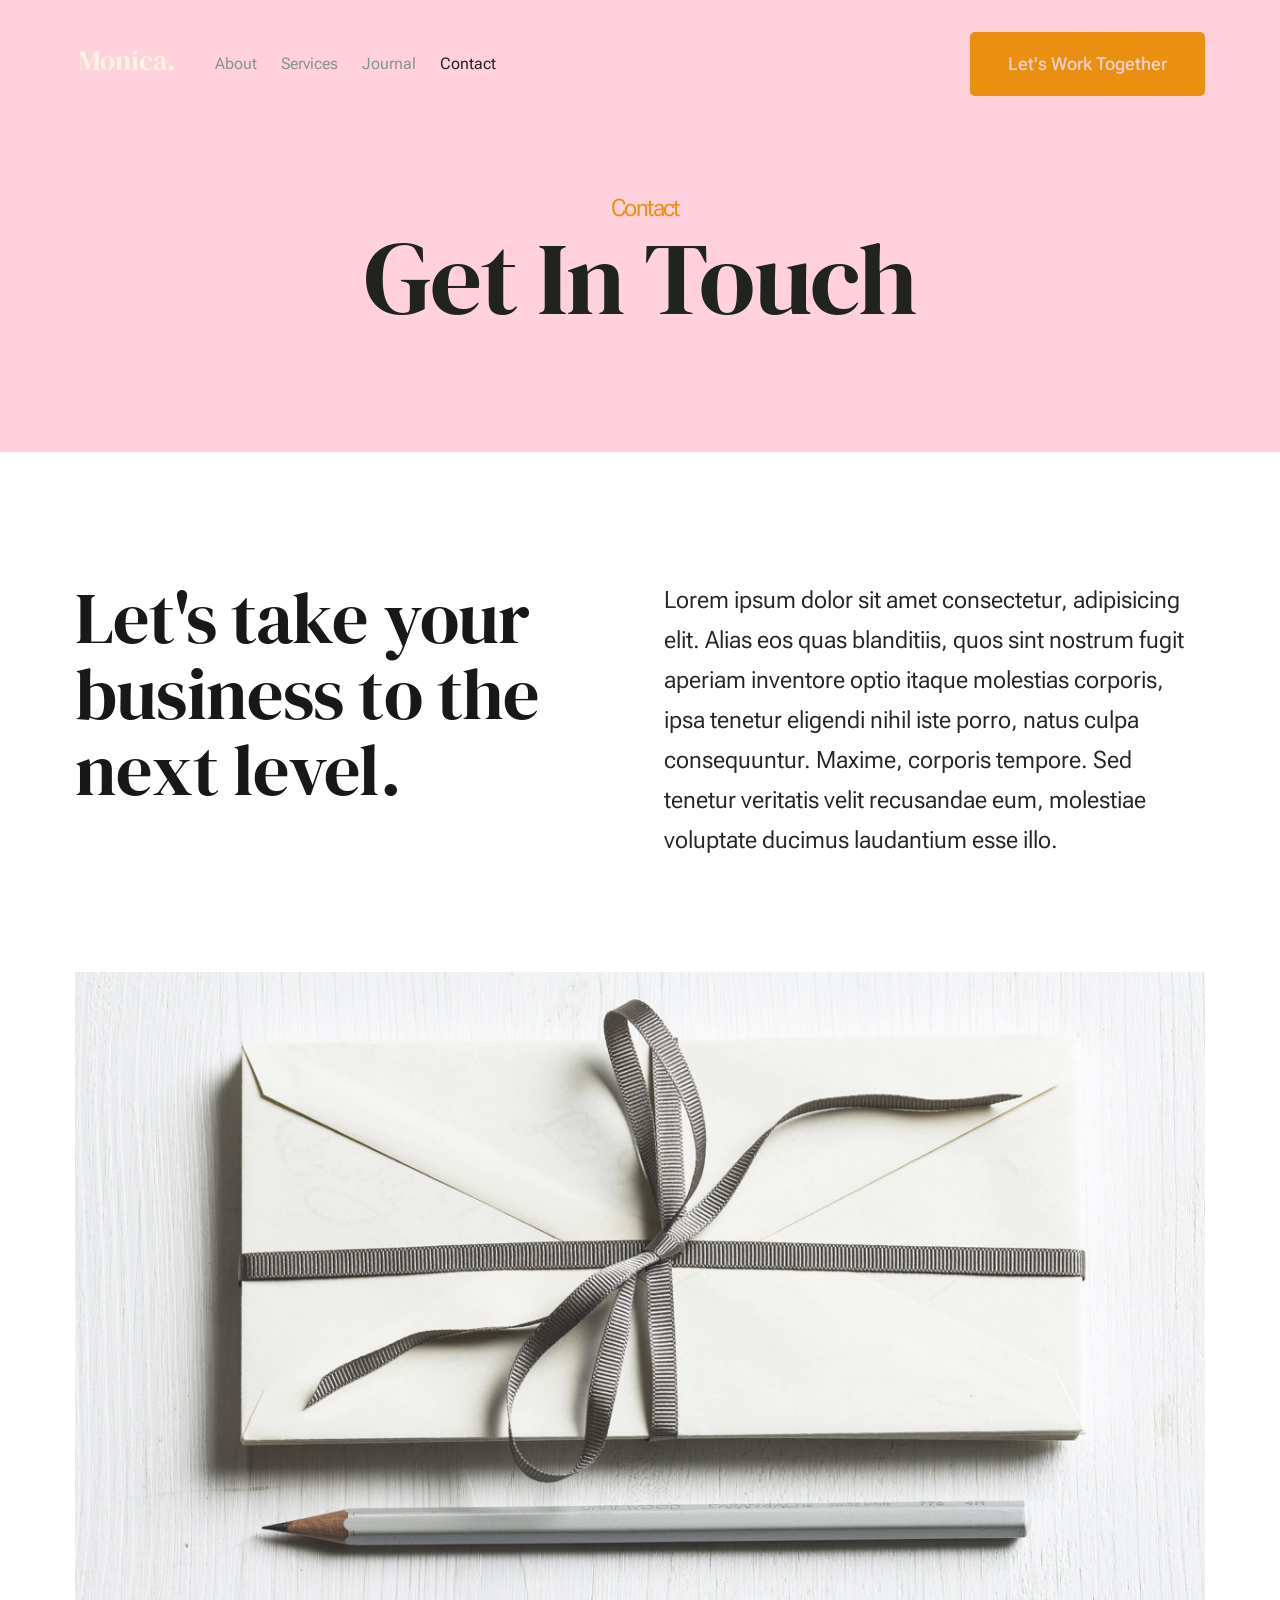
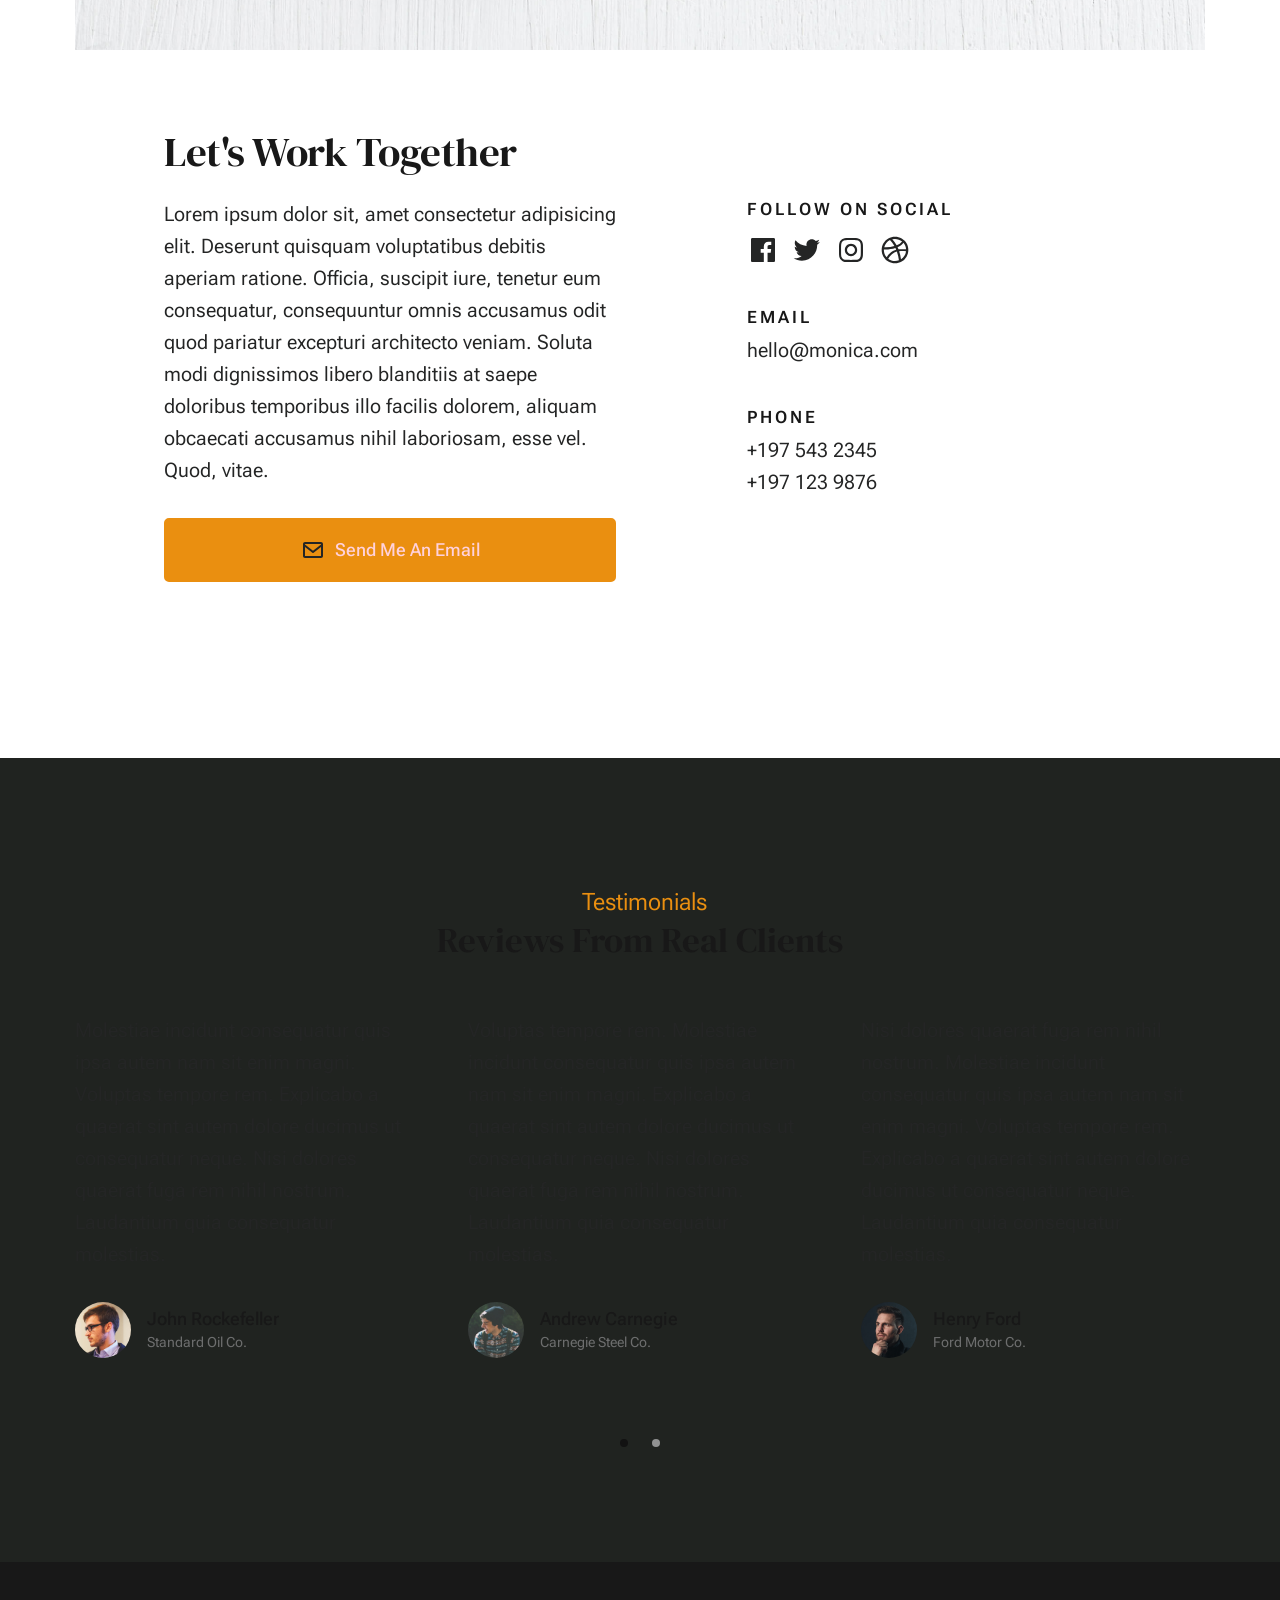
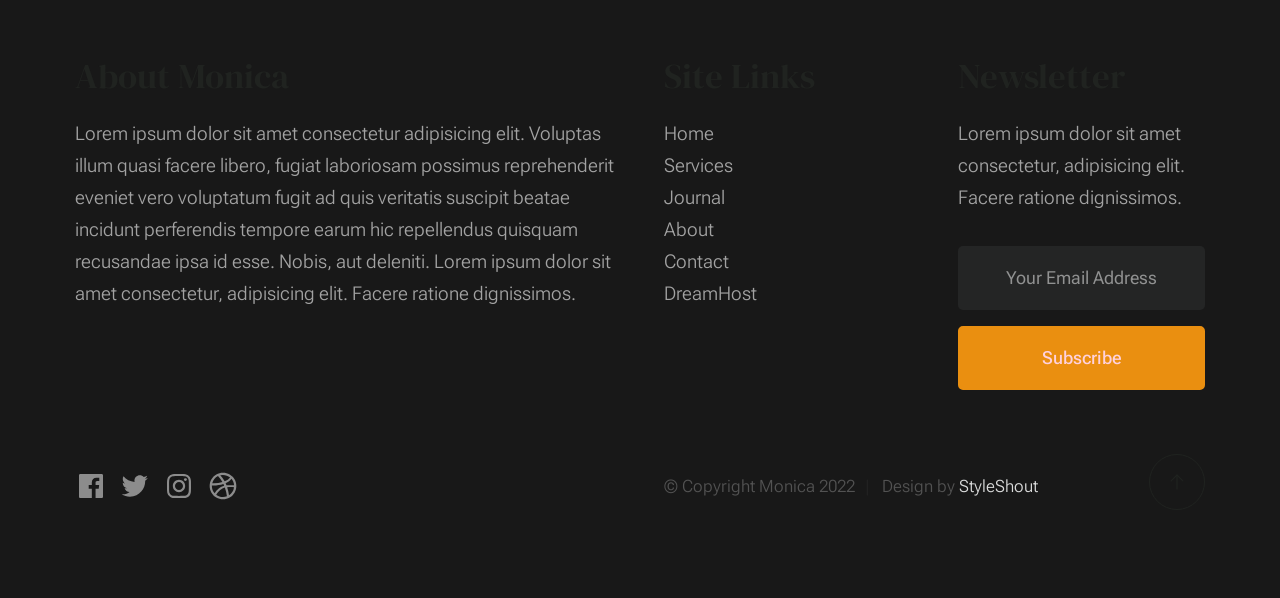
<file: contact.html>
<!DOCTYPE html>
<html lang="en" class="no-js" >
<head>

    <!--- basic page needs
    ================================================== -->
    <meta charset="utf-8">
    <meta name="viewport" content="width=device-width, initial-scale=1">
    <title>Contact - Monica</title>

    <script>
        document.documentElement.classList.remove('no-js');
        document.documentElement.classList.add('js');
    </script>

    <!-- CSS
    ================================================== -->
    <link rel="stylesheet" href="css/vendor.css">
    <link rel="stylesheet" href="css/styles.css">

    <!-- favicons
    ================================================== -->
    <link rel="apple-touch-icon" sizes="180x180" href="apple-touch-icon.png">
    <link rel="icon" type="image/png" sizes="32x32" href="favicon-32x32.png">
    <link rel="icon" type="image/png" sizes="16x16" href="favicon-16x16.png">
    <link rel="manifest" href="site.webmanifest">

</head>


<body id="top">


    <!-- preloader
    ================================================== -->
    <div id="preloader">
        <div id="loader" class="dots-fade">
            <div></div>
            <div></div>
            <div></div>
        </div>
    </div>


    <!-- page wrap
    ================================================== -->
    <div id="page" class="s-pagewrap">


        <!-- # site header 
        ================================================== -->
        <header class="s-header">
            <div class="row s-header__inner width-sixteen-col">

                <div class="s-header__block">
                    <div class="s-header__logo">
                        <a class="logo" href="index.html">
                            <img src="images/logo.svg" alt="Homepage">
                        </a>
                    </div>

                    <a class="s-header__menu-toggle" href="#0"><span>Menu</span></a>
                </div> <!-- end s-header__block -->

                <nav class="s-header__nav">
    
                    <ul class="s-header__menu-links">
                        <li><a href="about.html">About</a></li>
                        <li><a href="services.html">Services</a></li>
                        <li><a href="blog.html">Journal</a></li>
                        <li class="current"><a href="contact.html">Contact</a></li>
                    </ul> <!-- s-header__menu-links -->

                    <div class="s-header__contact">
                        <a href="contact.html" class="btn btn--primary s-header__contact-btn">Let's Work Together</a>                        
                    </div> <!-- s-header__contact -->
    
                </nav> <!-- end s-header__nav -->

            </div> <!-- end s-header__inner -->
        </header> <!-- end s-header -->


        <!-- # site main content
        ================================================== -->
        <section id="content" class="s-content">

               <section class="s-pageheader pageheader">
                    <div class="row">
                        <div class="column xl-12">
                            <h1 class="page-title">
                                <span class="page-title__small-type text-pretitle">Contact</span>
                                Get In Touch
                            </h1>                            
                        </div>
                    </div>
               </section> <!--pageheader -->  

               <section class="s-pagecontent pagecontent">

                    <div class="row pageintro">
                        <div class="column xl-6 lg-12">
                            <h2 class="text-display-title">Let's take your business to the next level.</h2>
                        </div>
                        <div class="column xl-6 lg-12 u-flexitem-x-right">
                            <p class="lead">
                            Lorem ipsum dolor sit amet consectetur, adipisicing elit. Alias eos quas blanditiis, quos sint nostrum fugit aperiam 
                            inventore optio itaque molestias corporis, ipsa tenetur eligendi nihil iste porro, natus culpa consequuntur. Maxime, 
                            corporis tempore. Sed tenetur veritatis velit recusandae eum, molestiae voluptate ducimus laudantium esse illo. 
                            </p>
                        </div>                       
                    </div> <!-- pageintro -->   
                    
                    <div class="row pagemedia">
                        <d class="column xl-12">
                            <figure class="page-media">                                
                                <img src="images/thumbs/contact/contact-1200.jpg" 
                                     srcset="images/thumbs/contact/contact-2400.jpg 2400w, 
                                             images/thumbs/contact/contact-1200.jpg 1200w, 
                                             images/thumbs/contact/contact-600.jpg 600w" sizes="(max-width: 2400px) 100vw, 2400px" alt="">
                            </figure>
                        </d>
                    </div> <!-- pagemedia --> 

                    <div class="row width-narrower pagemain">
                        <div class="column xl-12">
                            <h2>Let's Work Together</h2>

                            <div class="row">
                                <div class="column xl-6 md-12 contact-cta">     
                                    <p>
                                    Lorem ipsum dolor sit, amet consectetur adipisicing elit. Deserunt quisquam voluptatibus debitis aperiam ratione. Officia, 
                                    suscipit iure, tenetur eum consequatur, consequuntur omnis accusamus odit quod pariatur excepturi architecto veniam. Soluta 
                                    modi dignissimos libero blanditiis at saepe doloribus temporibus illo facilis dolorem, aliquam obcaecati accusamus nihil 
                                    laboriosam, esse vel. Quod, vitae.
                                    </p>
        
                                    <a href="mailto:#0" class="btn btn--primary u-fullwidth contact-btn">
                                        <svg xmlns="http://www.w3.org/2000/svg" width="24" height="24" viewBox="0 0 24 24" style="fill: rgba(0, 0, 0, 1);transform: ;msFilter:;"><path d="M20 4H4c-1.103 0-2 .897-2 2v12c0 1.103.897 2 2 2h16c1.103 0 2-.897 2-2V6c0-1.103-.897-2-2-2zm0 2v.511l-8 6.223-8-6.222V6h16zM4 18V9.044l7.386 5.745a.994.994 0 0 0 1.228 0L20 9.044 20.002 18H4z"></path></svg>
                                        Send Me An Email
                                    </a>
                                </div> 
                                <div class="column xl-5 md-12 u-flexitem-x-right">

                                    <div class="contact-block">
                                        <h6>Follow On Social</h6>
                                        <ul class="contact-social social-list">
                                            <li>
                                                <a href="#0">
                                                    <svg xmlns="http://www.w3.org/2000/svg" width="24" height="24" viewBox="0 0 24 24" style="fill:rgba(0, 0, 0, 1);transform:;-ms-filter:"><path d="M20,3H4C3.447,3,3,3.448,3,4v16c0,0.552,0.447,1,1,1h8.615v-6.96h-2.338v-2.725h2.338v-2c0-2.325,1.42-3.592,3.5-3.592 c0.699-0.002,1.399,0.034,2.095,0.107v2.42h-1.435c-1.128,0-1.348,0.538-1.348,1.325v1.735h2.697l-0.35,2.725h-2.348V21H20 c0.553,0,1-0.448,1-1V4C21,3.448,20.553,3,20,3z"></path></svg>
                                                    <span class="u-screen-reader-text">Facebook</span>
                                                </a>
                                            </li>
                                            <li>
                                                <a href="#0">
                                                    <svg xmlns="http://www.w3.org/2000/svg" width="24" height="24" viewBox="0 0 24 24" style="fill:rgba(0, 0, 0, 1);transform:;-ms-filter:"><path d="M19.633,7.997c0.013,0.175,0.013,0.349,0.013,0.523c0,5.325-4.053,11.461-11.46,11.461c-2.282,0-4.402-0.661-6.186-1.809 c0.324,0.037,0.636,0.05,0.973,0.05c1.883,0,3.616-0.636,5.001-1.721c-1.771-0.037-3.255-1.197-3.767-2.793 c0.249,0.037,0.499,0.062,0.761,0.062c0.361,0,0.724-0.05,1.061-0.137c-1.847-0.374-3.23-1.995-3.23-3.953v-0.05 c0.537,0.299,1.16,0.486,1.82,0.511C3.534,9.419,2.823,8.184,2.823,6.787c0-0.748,0.199-1.434,0.548-2.032 c1.983,2.443,4.964,4.04,8.306,4.215c-0.062-0.3-0.1-0.611-0.1-0.923c0-2.22,1.796-4.028,4.028-4.028 c1.16,0,2.207,0.486,2.943,1.272c0.91-0.175,1.782-0.512,2.556-0.973c-0.299,0.935-0.936,1.721-1.771,2.22 c0.811-0.088,1.597-0.312,2.319-0.624C21.104,6.712,20.419,7.423,19.633,7.997z"></path></svg>
                                                    <span class="u-screen-reader-text">Twitter</span>
                                                </a>
                                            </li>
                                            <li>
                                                <a href="#0">
                                                    <svg xmlns="http://www.w3.org/2000/svg" width="24" height="24" viewBox="0 0 24 24" style="fill:rgba(0, 0, 0, 1);transform:;-ms-filter:"><path d="M11.999,7.377c-2.554,0-4.623,2.07-4.623,4.623c0,2.554,2.069,4.624,4.623,4.624c2.552,0,4.623-2.07,4.623-4.624 C16.622,9.447,14.551,7.377,11.999,7.377L11.999,7.377z M11.999,15.004c-1.659,0-3.004-1.345-3.004-3.003 c0-1.659,1.345-3.003,3.004-3.003s3.002,1.344,3.002,3.003C15.001,13.659,13.658,15.004,11.999,15.004L11.999,15.004z"></path><circle cx="16.806" cy="7.207" r="1.078"></circle><path d="M20.533,6.111c-0.469-1.209-1.424-2.165-2.633-2.632c-0.699-0.263-1.438-0.404-2.186-0.42 c-0.963-0.042-1.268-0.054-3.71-0.054s-2.755,0-3.71,0.054C7.548,3.074,6.809,3.215,6.11,3.479C4.9,3.946,3.945,4.902,3.477,6.111 c-0.263,0.7-0.404,1.438-0.419,2.186c-0.043,0.962-0.056,1.267-0.056,3.71c0,2.442,0,2.753,0.056,3.71 c0.015,0.748,0.156,1.486,0.419,2.187c0.469,1.208,1.424,2.164,2.634,2.632c0.696,0.272,1.435,0.426,2.185,0.45 c0.963,0.042,1.268,0.055,3.71,0.055s2.755,0,3.71-0.055c0.747-0.015,1.486-0.157,2.186-0.419c1.209-0.469,2.164-1.424,2.633-2.633 c0.263-0.7,0.404-1.438,0.419-2.186c0.043-0.962,0.056-1.267,0.056-3.71s0-2.753-0.056-3.71C20.941,7.57,20.801,6.819,20.533,6.111z M19.315,15.643c-0.007,0.576-0.111,1.147-0.311,1.688c-0.305,0.787-0.926,1.409-1.712,1.711c-0.535,0.199-1.099,0.303-1.67,0.311 c-0.95,0.044-1.218,0.055-3.654,0.055c-2.438,0-2.687,0-3.655-0.055c-0.569-0.007-1.135-0.112-1.669-0.311 c-0.789-0.301-1.414-0.923-1.719-1.711c-0.196-0.534-0.302-1.099-0.311-1.669c-0.043-0.95-0.053-1.218-0.053-3.654 c0-2.437,0-2.686,0.053-3.655c0.007-0.576,0.111-1.146,0.311-1.687c0.305-0.789,0.93-1.41,1.719-1.712 c0.534-0.198,1.1-0.303,1.669-0.311c0.951-0.043,1.218-0.055,3.655-0.055c2.437,0,2.687,0,3.654,0.055 c0.571,0.007,1.135,0.112,1.67,0.311c0.786,0.303,1.407,0.925,1.712,1.712c0.196,0.534,0.302,1.099,0.311,1.669 c0.043,0.951,0.054,1.218,0.054,3.655c0,2.436,0,2.698-0.043,3.654H19.315z"></path></svg>
                                                    <span class="u-screen-reader-text">Instagram</span>
                                                </a>
                                            </li>
                                            <li>
                                                <a href="#0">
                                                    <svg xmlns="http://www.w3.org/2000/svg" width="24" height="24" viewBox="0 0 24 24" style="fill: rgba(0, 0, 0, 1);transform: ;msFilter:;"><path d="M20.66 6.98a9.932 9.932 0 0 0-3.641-3.64C15.486 2.447 13.813 2 12 2s-3.486.447-5.02 1.34c-1.533.893-2.747 2.107-3.64 3.64S2 10.187 2 12s.446 3.487 1.34 5.02a9.924 9.924 0 0 0 3.641 3.64C8.514 21.553 10.187 22 12 22s3.486-.447 5.02-1.34a9.932 9.932 0 0 0 3.641-3.64C21.554 15.487 22 13.813 22 12s-.446-3.487-1.34-5.02zM12 3.66c2 0 3.772.64 5.32 1.919-.92 1.174-2.286 2.14-4.1 2.9-1.002-1.813-2.088-3.327-3.261-4.54A7.715 7.715 0 0 1 12 3.66zM5.51 6.8a8.116 8.116 0 0 1 2.711-2.22c1.212 1.201 2.325 2.7 3.34 4.5-2 .6-4.114.9-6.341.9-.573 0-1.006-.013-1.3-.04A8.549 8.549 0 0 1 5.51 6.8zM3.66 12c0-.054.003-.12.01-.2.007-.08.01-.146.01-.2.254.014.641.02 1.161.02 2.666 0 5.146-.367 7.439-1.1.187.373.381.793.58 1.26-1.32.293-2.674 1.006-4.061 2.14S6.4 16.247 5.76 17.5c-1.4-1.587-2.1-3.42-2.1-5.5zM12 20.34c-1.894 0-3.594-.587-5.101-1.759.601-1.187 1.524-2.322 2.771-3.401 1.246-1.08 2.483-1.753 3.71-2.02a29.441 29.441 0 0 1 1.56 6.62 8.166 8.166 0 0 1-2.94.56zm7.08-3.96a8.351 8.351 0 0 1-2.58 2.621c-.24-2.08-.7-4.107-1.379-6.081.932-.066 1.765-.1 2.5-.1.799 0 1.686.034 2.659.1a8.098 8.098 0 0 1-1.2 3.46zm-1.24-5c-1.16 0-2.233.047-3.22.14a27.053 27.053 0 0 0-.68-1.62c2.066-.906 3.532-2.006 4.399-3.3 1.2 1.414 1.854 3.027 1.96 4.84-.812-.04-1.632-.06-2.459-.06z"></path></svg>
                                                    <span class="u-screen-reader-text">Dribbble</span>
                                                </a>
                                            </li>
                                        </ul> <!-- end s-footer__social -->
                                    </div>

                                    <div class="contact-block">
                                        <h6>Email</h6>
                                        <a href="mailto:#0">hello@monica.com</a>
                                    </div>

                                    <div class="contact-block">
                                        <h6>Phone</h6>
                                        <ul class="contact-list">
                                            <li><a href="tel:197-543-2345">+197 543 2345</a></li>
                                            <li><a href="tel:197-123-9876">+197 123 9876</a></li>
                                        </ul>
                                    </div>

                                </div>
                            </div>
                        </div>                        
                    </div> <!-- end pagemain -->

               </section> <!-- pagecontent -->

               <section class="s-testimonials">

                    <div class="s-testimonials__header row row-x-center text-center">
                        <div class="column xl-8 lg-12">
        
                            <p class="text-pretitle">
                            Testimonials
                            </p>
                            <h3>
                            Reviews From Real Clients
                            </h3>                        
        
                        </div>
                    </div> <!--end s-testimonials__header -->

                    <div class="row s-testimonials__content">
                        <div class="column xl-12 testimonials">

                            <div class="swiper-container testimonials__slider page-slider">

                                <div class="swiper-wrapper">
                                    <div class="testimonials__slide swiper-slide">
                                        <p>
                                        Molestiae incidunt consequatur quis ipsa autem nam sit enim magni. Voluptas tempore rem. 
                                        Explicabo a quaerat sint autem dolore ducimus ut consequatur neque. Nisi dolores quaerat fuga rem nihil nostrum.
                                        Laudantium quia consequatur molestias.
                                        </p>
                                        <div class="testimonials__author">
                                            <img src="images/avatars/user-01.jpg" alt="Author image" class="testimonials__avatar">
                                            <cite class="testimonials__cite">
                                                <strong>John Rockefeller</strong>
                                                <span>Standard Oil Co.</span>
                                            </cite>
                                        </div>
                                    </div>
                                    <div class="testimonials__slide swiper-slide">
                                        <p>
                                        Voluptas tempore rem. Molestiae incidunt consequatur quis ipsa autem nam sit enim magni. 
                                        Explicabo a quaerat sint autem dolore ducimus ut consequatur neque. Nisi dolores quaerat fuga rem nihil nostrum.
                                        Laudantium quia consequatur molestias.
                                        </p>
                                        <div class="testimonials__author">
                                            <img src="images/avatars/user-04.jpg" alt="Author image" class="testimonials__avatar">
                                            <cite class="testimonials__cite">
                                                <strong>Andrew Carnegie</strong>
                                                <span>Carnegie Steel Co.</span>
                                            </cite>
                                        </div>
                                    </div>
                                    <div class="testimonials__slide swiper-slide">
                                        <p>
                                        Nisi dolores quaerat fuga rem nihil nostrum. Molestiae incidunt consequatur quis ipsa autem nam sit enim magni. 
                                        Voluptas tempore rem. Explicabo a quaerat sint autem dolore ducimus ut consequatur neque. 
                                        Laudantium quia consequatur molestias.
                                        </p>
                                        <div class="testimonials__author">
                                            <img src="images/avatars/user-06.jpg" alt="Author image" class="testimonials__avatar">
                                            <cite class="testimonials__cite">
                                                <strong>Henry Ford</strong>
                                                <span>Ford Motor Co.</span>
                                            </cite>
                                        </div>
                                    </div>
                                    <div class="testimonials__slide swiper-slide">
                                        <p>
                                        Molestiae incidunt consequatur quis ipsa autem nam sit enim magni. Voluptas tempore rem. 
                                        Explicabo a quaerat sint autem dolore ducimus ut consequatur neque. Nisi dolores quaerat fuga rem nihil nostrum.
                                        Laudantium quia consequatur molestias.
                                        </p>
                                        <div class="testimonials__author">
                                            <img src="images/avatars/user-02.jpg" alt="Author image" class="testimonials__avatar">
                                            <cite class="testimonials__cite">
                                                <strong>John Morgan</strong>
                                                <span>JP Morgan & Co.</span>
                                            </cite>
                                        </div>
                                    </div> 
                                </div> <!-- end swiper-wrapper --> 

                                <div class="swiper-pagination"></div>

                            </div> <!--end testimonials__slider --> 

                        </div> <!-- testimonials -->
                    </div> <!--end s-testimonials__content -->

               </section> <!-- end s-testimonials -->

        </section> <!-- s-content-->

        <!-- # footer 
        ================================================== -->
        <footer class="s-footer">
            <div class="row s-footer__content">
                <div class="column xl-6 lg-6 md-12 s-footer__block s-footer__about">                    
                    <h3>About Monica</h3>
                    <p>
                    Lorem ipsum dolor sit amet consectetur adipisicing elit. Voluptas illum quasi facere libero, 
                    fugiat laboriosam possimus reprehenderit eveniet vero voluptatum fugit ad quis veritatis suscipit beatae 
                    incidunt perferendis tempore earum hic repellendus quisquam recusandae ipsa id esse. Nobis, aut deleniti.
                    Lorem ipsum dolor sit amet consectetur, adipisicing elit. Facere ratione dignissimos.
                    </p>               
                </div>                
                <div class="column xl-3 lg-6 md-12 s-footer__block s-footer__site-links">
                    <h3>Site Links</h3>
                    <ul class="link-list">
                        <li><a href="index.html">Home</a></li>
                        <li><a href="services.html">Services</a></li>
                        <li><a href="blog.html">Journal</a></li>
                        <li><a href="about.html">About</a></li>
                        <li><a href="contact.html">Contact</a></li>
                        <li><a href="https://www.dreamhost.com/r.cgi?287326">DreamHost</a></li>
                    </ul>
                </div>
                <div class="column xl-3 lg-6 md-12 tab-12 s-footer__block s-footer__newsletter">
                    <h3>Newsletter</h3>

                    <p>
                    Lorem ipsum dolor sit amet consectetur, adipisicing elit. Facere ratione dignissimos.
                    </p>

                    <div class="subscribe-form">
                        <form id="mc-form" class="mc-form">
                            <input type="email" name="EMAIL" id="mce-EMAIL" class="u-fullwidth text-center" placeholder="Your Email Address" title="The domain portion of the email address is invalid (the portion after the @)." pattern="^([^\x00-\x20\x22\x28\x29\x2c\x2e\x3a-\x3c\x3e\x40\x5b-\x5d\x7f-\xff]+|\x22([^\x0d\x22\x5c\x80-\xff]|\x5c[\x00-\x7f])*\x22)(\x2e([^\x00-\x20\x22\x28\x29\x2c\x2e\x3a-\x3c\x3e\x40\x5b-\x5d\x7f-\xff]+|\x22([^\x0d\x22\x5c\x80-\xff]|\x5c[\x00-\x7f])*\x22))*\x40([^\x00-\x20\x22\x28\x29\x2c\x2e\x3a-\x3c\x3e\x40\x5b-\x5d\x7f-\xff]+|\x5b([^\x0d\x5b-\x5d\x80-\xff]|\x5c[\x00-\x7f])*\x5d)(\x2e([^\x00-\x20\x22\x28\x29\x2c\x2e\x3a-\x3c\x3e\x40\x5b-\x5d\x7f-\xff]+|\x5b([^\x0d\x5b-\x5d\x80-\xff]|\x5c[\x00-\x7f])*\x5d))*(\.\w{2,})+$" required>
                            <input type="submit" name="subscribe" value="Subscribe" class="btn btn--primary btn--small u-fullwidth">
                            <!-- <div style="position: absolute; left: -5000px;" aria-hidden="true"><input type="text" name="b_cdb7b577e41181934ed6a6a44_9a91cfe7b3" tabindex="-1" value=""></div> -->
                            <div class="mc-status"></div>
                        </form>
                    </div>
                </div>
            </div>    
            
            <div class="row s-footer__bottom">
                <div class="column xl-6 lg-12">
                    <ul class="s-footer__social social-list">
                        <li>
                            <a href="#0">
                                <svg xmlns="http://www.w3.org/2000/svg" width="24" height="24" viewBox="0 0 24 24" style="fill:rgba(0, 0, 0, 1);transform:;-ms-filter:"><path d="M20,3H4C3.447,3,3,3.448,3,4v16c0,0.552,0.447,1,1,1h8.615v-6.96h-2.338v-2.725h2.338v-2c0-2.325,1.42-3.592,3.5-3.592 c0.699-0.002,1.399,0.034,2.095,0.107v2.42h-1.435c-1.128,0-1.348,0.538-1.348,1.325v1.735h2.697l-0.35,2.725h-2.348V21H20 c0.553,0,1-0.448,1-1V4C21,3.448,20.553,3,20,3z"></path></svg>
                                <span class="u-screen-reader-text">Facebook</span>
                            </a>
                        </li>
                        <li>
                            <a href="#0">
                                <svg xmlns="http://www.w3.org/2000/svg" width="24" height="24" viewBox="0 0 24 24" style="fill:rgba(0, 0, 0, 1);transform:;-ms-filter:"><path d="M19.633,7.997c0.013,0.175,0.013,0.349,0.013,0.523c0,5.325-4.053,11.461-11.46,11.461c-2.282,0-4.402-0.661-6.186-1.809 c0.324,0.037,0.636,0.05,0.973,0.05c1.883,0,3.616-0.636,5.001-1.721c-1.771-0.037-3.255-1.197-3.767-2.793 c0.249,0.037,0.499,0.062,0.761,0.062c0.361,0,0.724-0.05,1.061-0.137c-1.847-0.374-3.23-1.995-3.23-3.953v-0.05 c0.537,0.299,1.16,0.486,1.82,0.511C3.534,9.419,2.823,8.184,2.823,6.787c0-0.748,0.199-1.434,0.548-2.032 c1.983,2.443,4.964,4.04,8.306,4.215c-0.062-0.3-0.1-0.611-0.1-0.923c0-2.22,1.796-4.028,4.028-4.028 c1.16,0,2.207,0.486,2.943,1.272c0.91-0.175,1.782-0.512,2.556-0.973c-0.299,0.935-0.936,1.721-1.771,2.22 c0.811-0.088,1.597-0.312,2.319-0.624C21.104,6.712,20.419,7.423,19.633,7.997z"></path></svg>
                                <span class="u-screen-reader-text">Twitter</span>
                            </a>
                        </li>
                        <li>
                            <a href="#0">
                                <svg xmlns="http://www.w3.org/2000/svg" width="24" height="24" viewBox="0 0 24 24" style="fill:rgba(0, 0, 0, 1);transform:;-ms-filter:"><path d="M11.999,7.377c-2.554,0-4.623,2.07-4.623,4.623c0,2.554,2.069,4.624,4.623,4.624c2.552,0,4.623-2.07,4.623-4.624 C16.622,9.447,14.551,7.377,11.999,7.377L11.999,7.377z M11.999,15.004c-1.659,0-3.004-1.345-3.004-3.003 c0-1.659,1.345-3.003,3.004-3.003s3.002,1.344,3.002,3.003C15.001,13.659,13.658,15.004,11.999,15.004L11.999,15.004z"></path><circle cx="16.806" cy="7.207" r="1.078"></circle><path d="M20.533,6.111c-0.469-1.209-1.424-2.165-2.633-2.632c-0.699-0.263-1.438-0.404-2.186-0.42 c-0.963-0.042-1.268-0.054-3.71-0.054s-2.755,0-3.71,0.054C7.548,3.074,6.809,3.215,6.11,3.479C4.9,3.946,3.945,4.902,3.477,6.111 c-0.263,0.7-0.404,1.438-0.419,2.186c-0.043,0.962-0.056,1.267-0.056,3.71c0,2.442,0,2.753,0.056,3.71 c0.015,0.748,0.156,1.486,0.419,2.187c0.469,1.208,1.424,2.164,2.634,2.632c0.696,0.272,1.435,0.426,2.185,0.45 c0.963,0.042,1.268,0.055,3.71,0.055s2.755,0,3.71-0.055c0.747-0.015,1.486-0.157,2.186-0.419c1.209-0.469,2.164-1.424,2.633-2.633 c0.263-0.7,0.404-1.438,0.419-2.186c0.043-0.962,0.056-1.267,0.056-3.71s0-2.753-0.056-3.71C20.941,7.57,20.801,6.819,20.533,6.111z M19.315,15.643c-0.007,0.576-0.111,1.147-0.311,1.688c-0.305,0.787-0.926,1.409-1.712,1.711c-0.535,0.199-1.099,0.303-1.67,0.311 c-0.95,0.044-1.218,0.055-3.654,0.055c-2.438,0-2.687,0-3.655-0.055c-0.569-0.007-1.135-0.112-1.669-0.311 c-0.789-0.301-1.414-0.923-1.719-1.711c-0.196-0.534-0.302-1.099-0.311-1.669c-0.043-0.95-0.053-1.218-0.053-3.654 c0-2.437,0-2.686,0.053-3.655c0.007-0.576,0.111-1.146,0.311-1.687c0.305-0.789,0.93-1.41,1.719-1.712 c0.534-0.198,1.1-0.303,1.669-0.311c0.951-0.043,1.218-0.055,3.655-0.055c2.437,0,2.687,0,3.654,0.055 c0.571,0.007,1.135,0.112,1.67,0.311c0.786,0.303,1.407,0.925,1.712,1.712c0.196,0.534,0.302,1.099,0.311,1.669 c0.043,0.951,0.054,1.218,0.054,3.655c0,2.436,0,2.698-0.043,3.654H19.315z"></path></svg>
                                <span class="u-screen-reader-text">Instagram</span>
                            </a>
                        </li>
                        <li>
                            <a href="#0">
                                <svg xmlns="http://www.w3.org/2000/svg" width="24" height="24" viewBox="0 0 24 24" style="fill: rgba(0, 0, 0, 1);transform: ;msFilter:;"><path d="M20.66 6.98a9.932 9.932 0 0 0-3.641-3.64C15.486 2.447 13.813 2 12 2s-3.486.447-5.02 1.34c-1.533.893-2.747 2.107-3.64 3.64S2 10.187 2 12s.446 3.487 1.34 5.02a9.924 9.924 0 0 0 3.641 3.64C8.514 21.553 10.187 22 12 22s3.486-.447 5.02-1.34a9.932 9.932 0 0 0 3.641-3.64C21.554 15.487 22 13.813 22 12s-.446-3.487-1.34-5.02zM12 3.66c2 0 3.772.64 5.32 1.919-.92 1.174-2.286 2.14-4.1 2.9-1.002-1.813-2.088-3.327-3.261-4.54A7.715 7.715 0 0 1 12 3.66zM5.51 6.8a8.116 8.116 0 0 1 2.711-2.22c1.212 1.201 2.325 2.7 3.34 4.5-2 .6-4.114.9-6.341.9-.573 0-1.006-.013-1.3-.04A8.549 8.549 0 0 1 5.51 6.8zM3.66 12c0-.054.003-.12.01-.2.007-.08.01-.146.01-.2.254.014.641.02 1.161.02 2.666 0 5.146-.367 7.439-1.1.187.373.381.793.58 1.26-1.32.293-2.674 1.006-4.061 2.14S6.4 16.247 5.76 17.5c-1.4-1.587-2.1-3.42-2.1-5.5zM12 20.34c-1.894 0-3.594-.587-5.101-1.759.601-1.187 1.524-2.322 2.771-3.401 1.246-1.08 2.483-1.753 3.71-2.02a29.441 29.441 0 0 1 1.56 6.62 8.166 8.166 0 0 1-2.94.56zm7.08-3.96a8.351 8.351 0 0 1-2.58 2.621c-.24-2.08-.7-4.107-1.379-6.081.932-.066 1.765-.1 2.5-.1.799 0 1.686.034 2.659.1a8.098 8.098 0 0 1-1.2 3.46zm-1.24-5c-1.16 0-2.233.047-3.22.14a27.053 27.053 0 0 0-.68-1.62c2.066-.906 3.532-2.006 4.399-3.3 1.2 1.414 1.854 3.027 1.96 4.84-.812-.04-1.632-.06-2.459-.06z"></path></svg>
                                <span class="u-screen-reader-text">Dribbble</span>
                            </a>
                        </li>
                    </ul> <!-- end s-footer__social -->
                </div>
                <div class="column xl-6 lg-12">
                    <p class="ss-copyright">
                        <span>© Copyright Monica 2022</span> 
                        <span>Design by <a href="https://www.styleshout.com/">StyleShout</a></span>
                    </p>
                </div>

                <div class="ss-go-top">
                    <a class="smoothscroll" title="Back to Top" href="#top">
                        <svg xmlns="http://www.w3.org/2000/svg" viewBox="0 0 24 24" width="36" height="36" fill="none" stroke="#ffffff" stroke-width="1" stroke-linecap="round" stroke-linejoin="round">&lt;!--!  Atomicons Free 1.00 by @atisalab License - https://atomicons.com/license/ (Icons: CC BY 4.0) Copyright 2021 Atomicons --&gt;<polyline points="17 11 12 6 7 11"></polyline><line x1="12" y1="18" x2="12" y2="6"></line></svg>
                    </a>
                </div> <!-- end ss-go-top -->
            </div>
            
        </footer> <!-- end s-footer -->

    </div> <!-- end page-wrap -->

    <!-- Java Script
    ================================================== -->
    <script src="js/plugins.js"></script>
    <script src="js/main.js"></script>

</body>
</html>
</file>
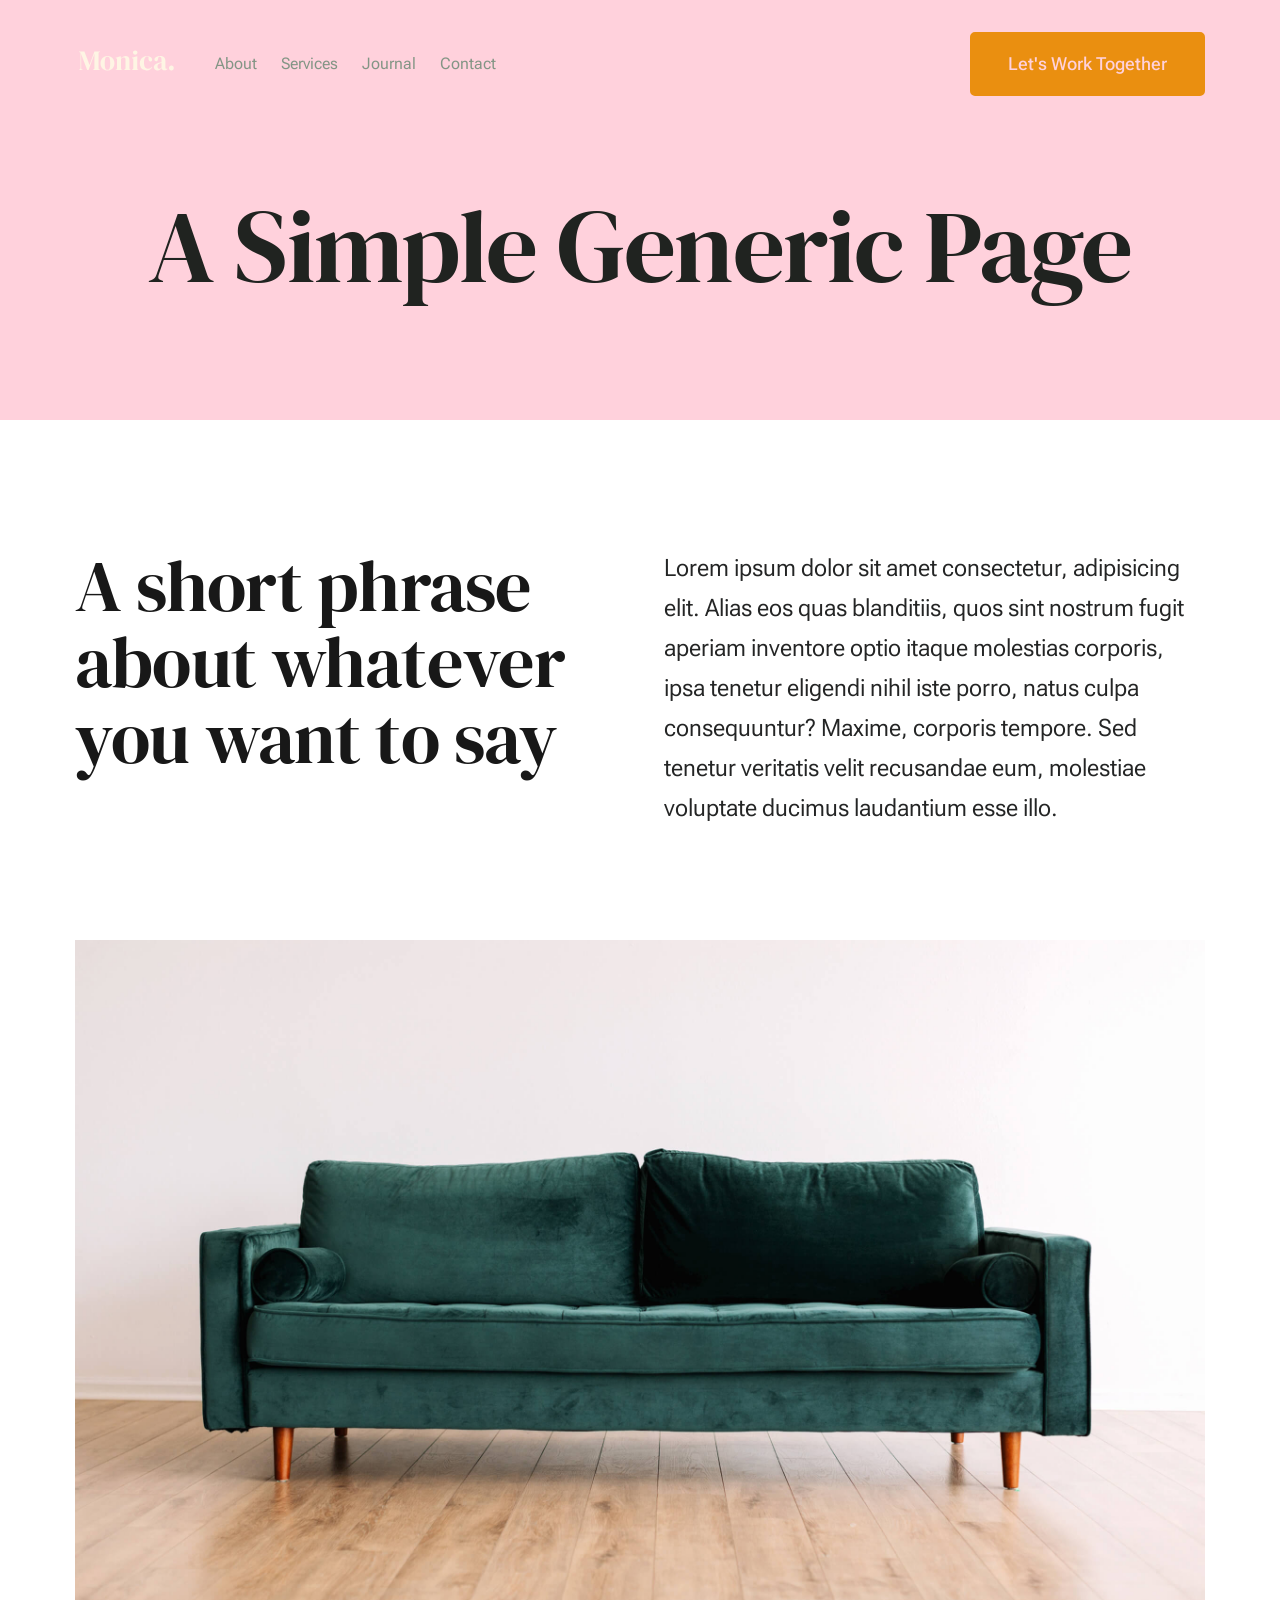
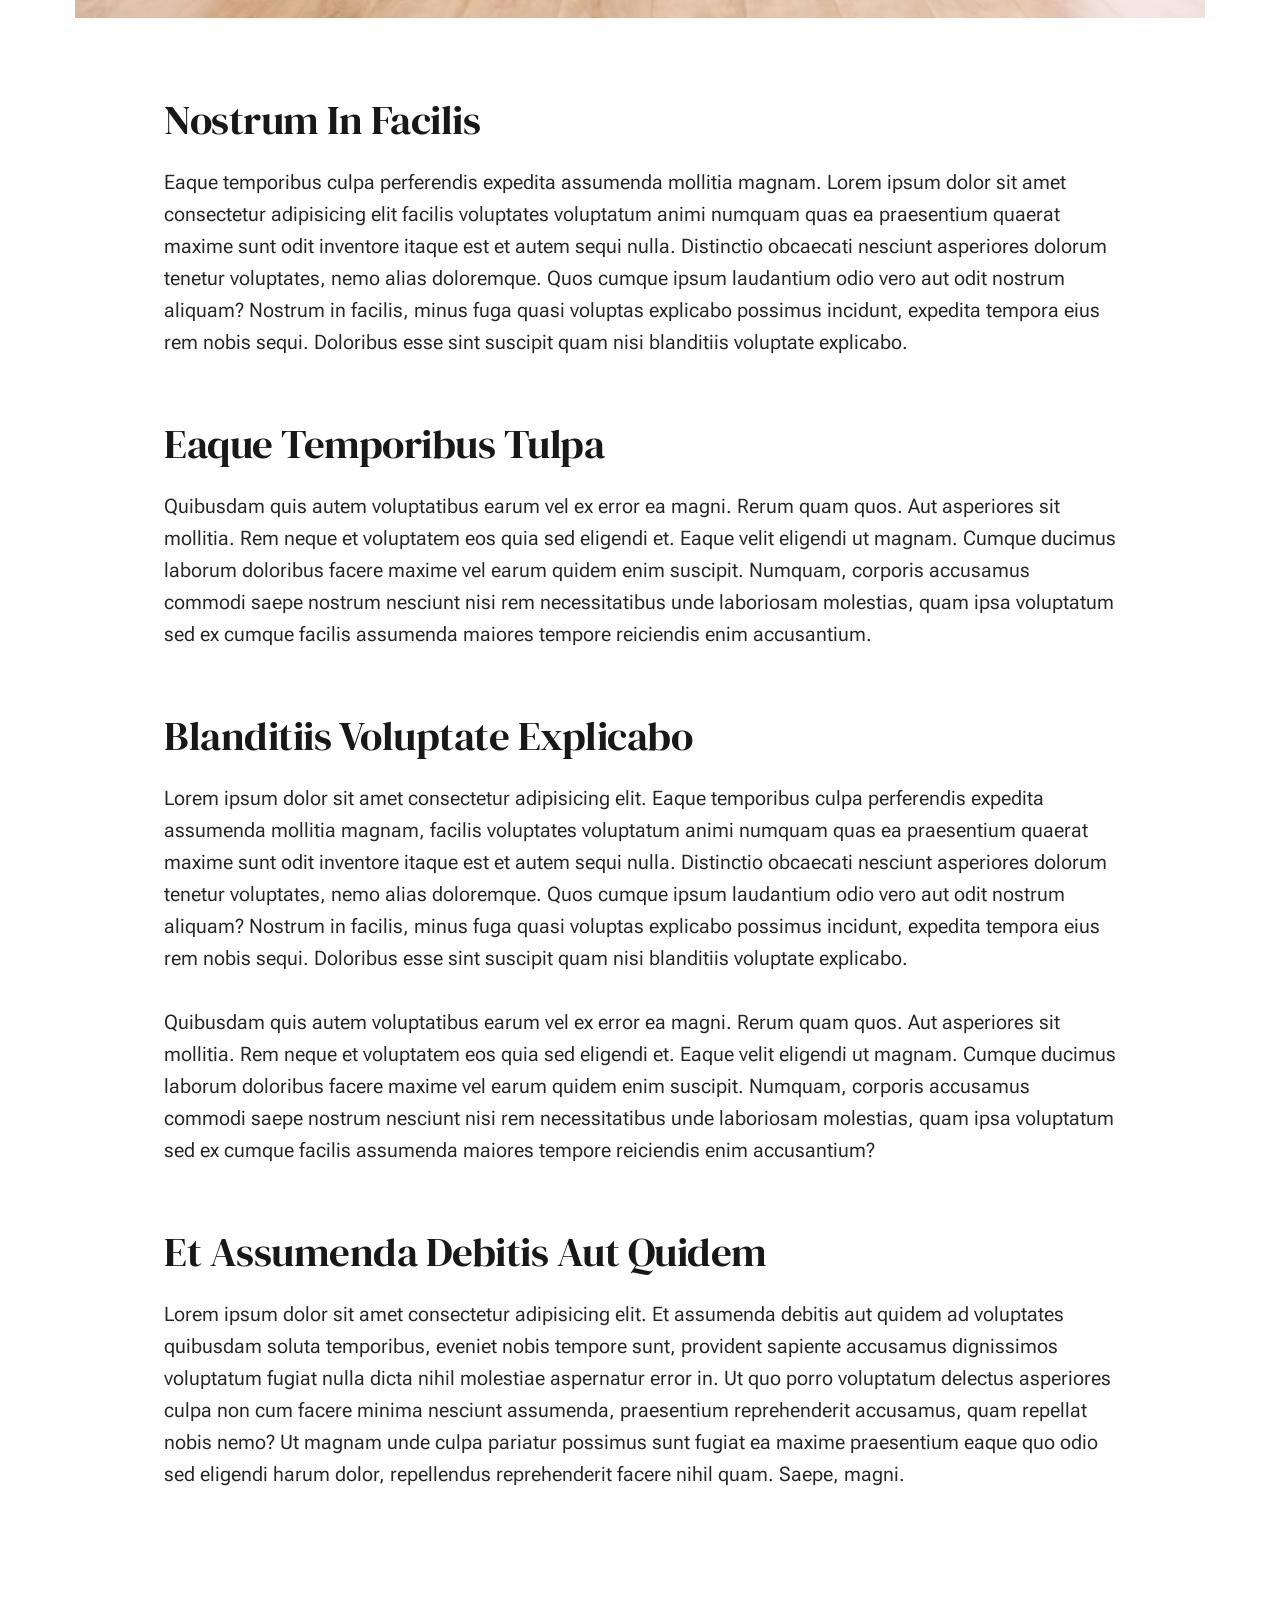
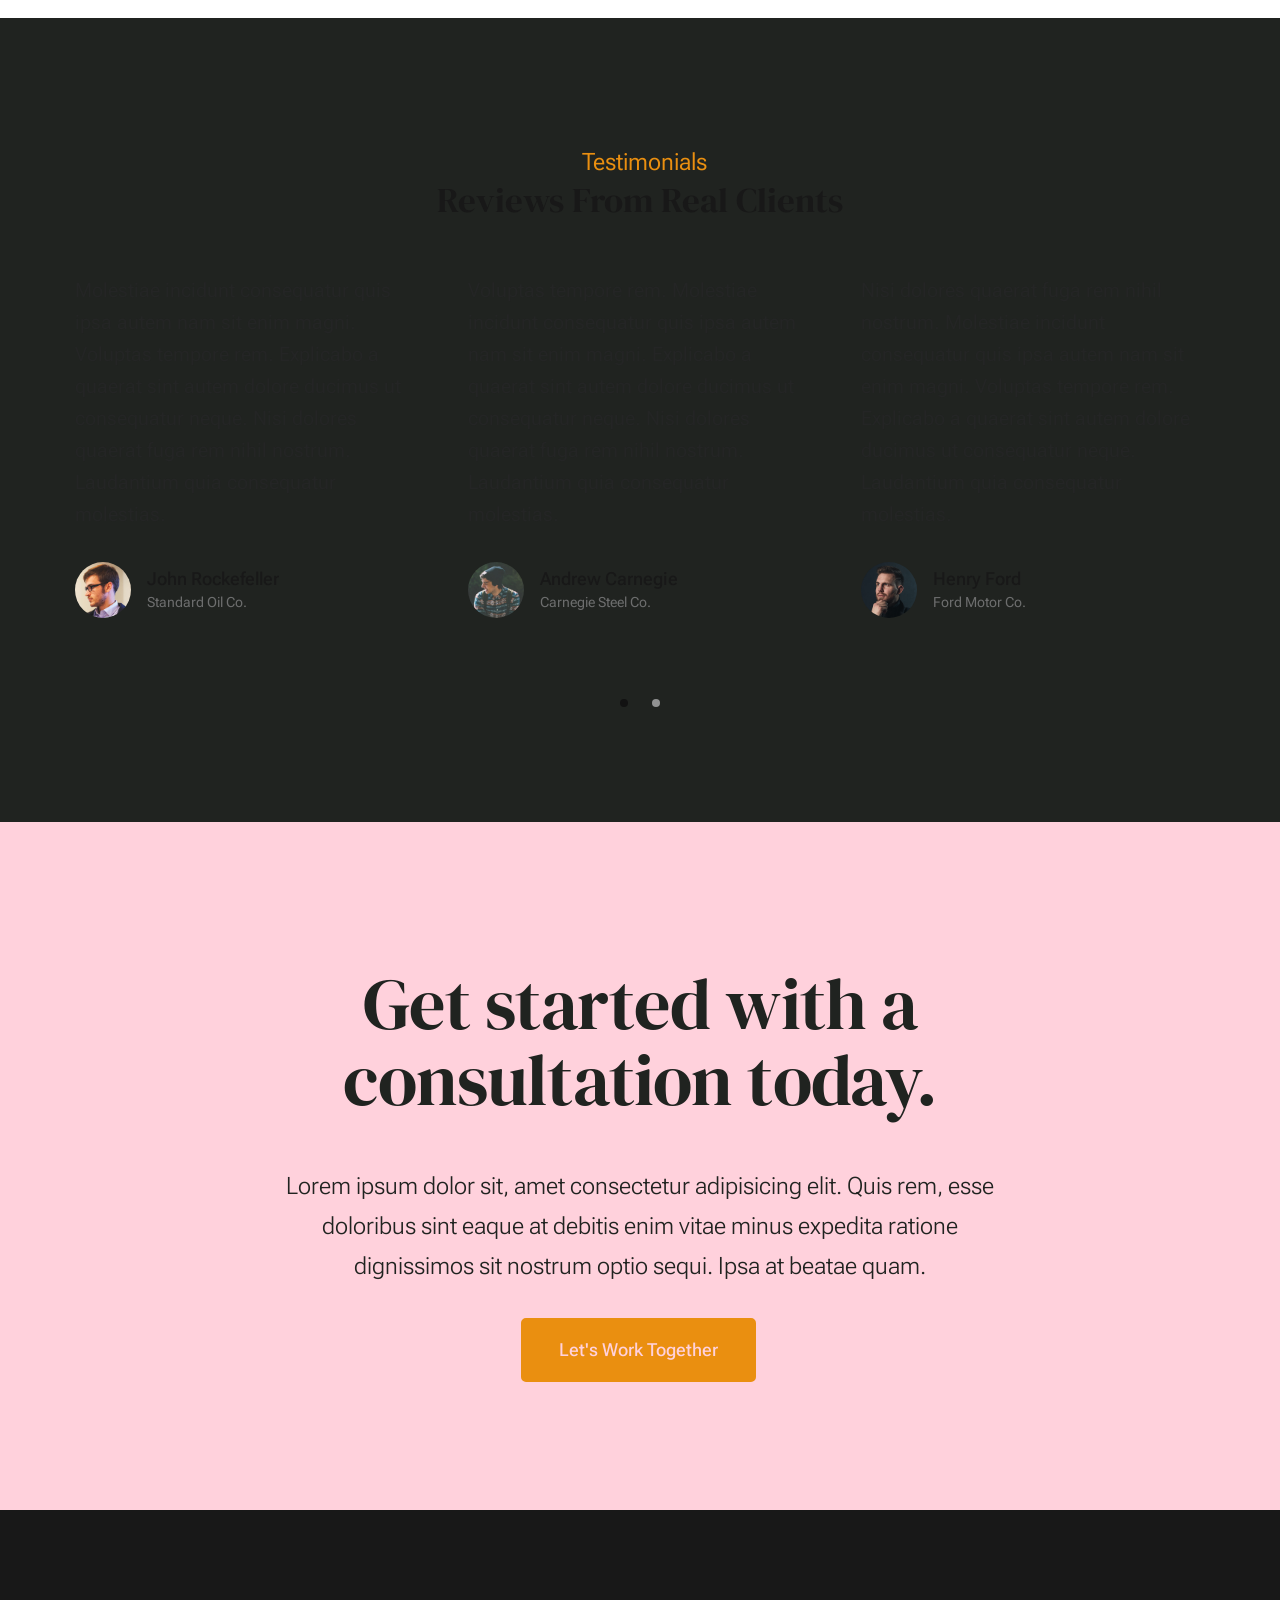
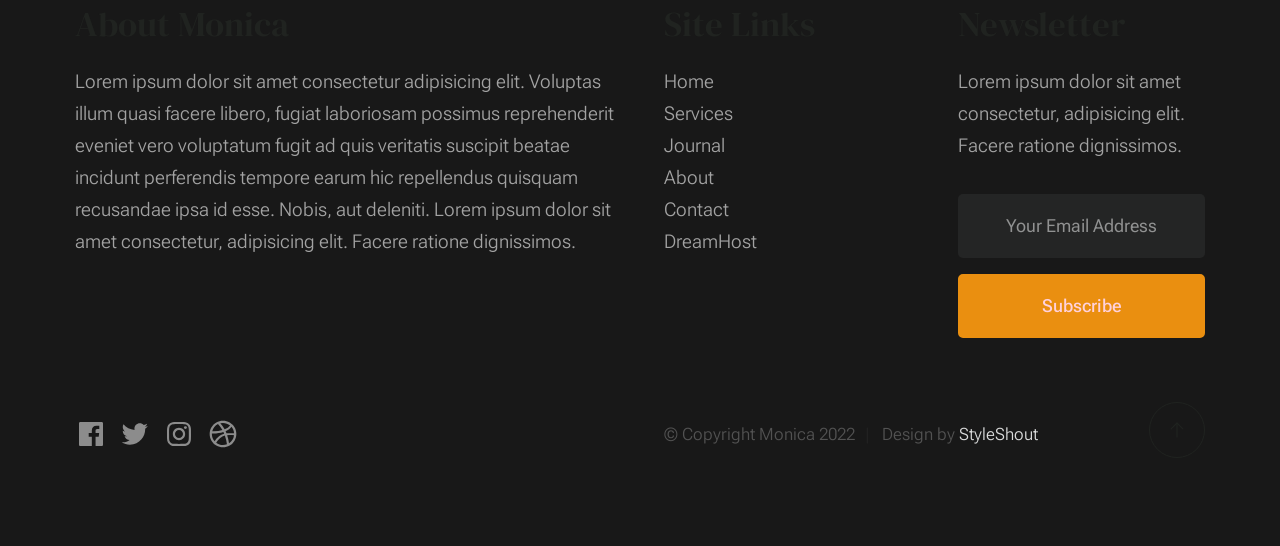
<file: generic.html>
<!DOCTYPE html>
<html lang="en" class="no-js" >
<head>

    <!--- basic page needs
    ================================================== -->
    <meta charset="utf-8">
    <meta name="viewport" content="width=device-width, initial-scale=1">
    <title>Generic - Monica</title>

    <script>
        document.documentElement.classList.remove('no-js');
        document.documentElement.classList.add('js');
    </script>

    <!-- CSS
    ================================================== -->
    <link rel="stylesheet" href="css/vendor.css">
    <link rel="stylesheet" href="css/styles.css">

    <!-- favicons
    ================================================== -->
    <link rel="apple-touch-icon" sizes="180x180" href="apple-touch-icon.png">
    <link rel="icon" type="image/png" sizes="32x32" href="favicon-32x32.png">
    <link rel="icon" type="image/png" sizes="16x16" href="favicon-16x16.png">
    <link rel="manifest" href="site.webmanifest">

</head>


<body id="top">


    <!-- preloader
    ================================================== -->
    <div id="preloader">
        <div id="loader" class="dots-fade">
            <div></div>
            <div></div>
            <div></div>
        </div>
    </div>


    <!-- page wrap
    ================================================== -->
    <div id="page" class="s-pagewrap">


        <!-- # site header 
        ================================================== -->
        <header class="s-header">

            <div class="row s-header__inner width-sixteen-col">

                <div class="s-header__block">
                    <div class="s-header__logo">
                        <a class="logo" href="index.html">
                            <img src="images/logo.svg" alt="Homepage">
                        </a>
                    </div>

                    <a class="s-header__menu-toggle" href="#0"><span>Menu</span></a>
                </div> <!-- end s-header__block -->

                <nav class="s-header__nav">
    
                    <ul class="s-header__menu-links">
                        <li><a href="about.html">About</a></li>
                        <li><a href="services.html">Services</a></li>
                        <li><a href="blog.html">Journal</a></li>
                        <li><a href="contact.html">Contact</a></li>
                    </ul> <!-- s-header__menu-links -->

                    <div class="s-header__contact">
                        <a href="contact.html" class="btn btn--primary s-header__contact-btn">Let's Work Together</a>                        
                    </div> <!-- s-header__contact -->
    
                </nav> <!-- end s-header__nav -->

            </div> <!-- end s-header__inner -->

        </header> <!-- end s-header -->


        <!-- # site main content
        ================================================== -->
        <section id="content" class="s-content">

               <section class="s-pageheader pageheader">
                    <div class="row">
                        <div class="column xl-12">
                            <h1 class="page-title">
                               A Simple Generic Page
                            </h1>
                            
                        </div>
                    </div>
               </section> <!-- end pageheader --> 

               <section class="s-pagecontent pagecontent">

                    <div class="row pageintro">
                        <div class="column xl-6 lg-12">
                            <h2 class="text-display-title">A short phrase about whatever you want to say</h2>
                        </div>
                        <div class="column xl-6 lg-12 u-flexitem-x-right">
                            <p class="lead">
                            Lorem ipsum dolor sit amet consectetur, adipisicing elit. Alias eos quas blanditiis, quos sint nostrum fugit aperiam 
                            inventore optio itaque molestias corporis, ipsa tenetur eligendi nihil iste porro, natus culpa consequuntur? Maxime, 
                            corporis tempore. Sed tenetur veritatis velit recusandae eum, molestiae voluptate ducimus laudantium esse illo. 
                            </p>
                        </div>                       
                    </div> <!-- end pageintro -->   
                    
                    <div class="row pagemedia">
                        <d class="column xl-12">
                            <figure class="page-media">                                
                                <img src="images/sample-1200.jpg" 
                                     srcset="images/sample-2400.jpg 2400w, 
                                             images/sample-1200.jpg 1200w, 
                                             images/sample-600.jpg 600w" sizes="(max-width: 2400px) 100vw, 2400px" alt="">
                            </figure>
                        </d>
                    </div> <!-- end pagemedia -->

                    <div class="row width-narrower pagemain">
                        <div class="column xl-12"> 

                            <h2>Nostrum In Facilis</h2>
                            <p>
                            Eaque temporibus culpa perferendis expedita assumenda mollitia magnam. Lorem ipsum dolor sit amet consectetur adipisicing elit
                            facilis voluptates voluptatum animi numquam quas ea praesentium quaerat maxime sunt odit inventore itaque est et autem sequi nulla. 
                            Distinctio obcaecati nesciunt asperiores dolorum tenetur voluptates, nemo alias doloremque. Quos cumque ipsum laudantium odio vero 
                            aut odit nostrum aliquam? Nostrum in facilis, minus fuga quasi voluptas explicabo possimus incidunt, expedita tempora eius rem nobis sequi. 
                            Doloribus esse sint suscipit quam nisi blanditiis voluptate explicabo.
                            </p>

                            <h2>Eaque Temporibus Tulpa</h2>

                            <p>
                            Quibusdam quis autem voluptatibus earum vel ex error ea magni. Rerum quam quos. Aut asperiores sit mollitia. Rem neque et voluptatem 
                            eos quia sed eligendi et. Eaque velit eligendi ut magnam. Cumque ducimus laborum doloribus facere maxime vel earum quidem enim suscipit. 
                            Numquam, corporis accusamus commodi saepe nostrum nesciunt nisi rem necessitatibus unde laboriosam molestias, quam ipsa voluptatum sed 
                            ex cumque facilis assumenda maiores tempore reiciendis enim accusantium.
                            </p>

                            <h2>Blanditiis Voluptate Explicabo</h2>
                            <p>
                            Lorem ipsum dolor sit amet consectetur adipisicing elit. Eaque temporibus culpa perferendis expedita assumenda mollitia magnam, 
                            facilis voluptates voluptatum animi numquam quas ea praesentium quaerat maxime sunt odit inventore itaque est et autem sequi nulla. 
                            Distinctio obcaecati nesciunt asperiores dolorum tenetur voluptates, nemo alias doloremque. Quos cumque ipsum laudantium odio vero aut 
                            odit nostrum aliquam? Nostrum in facilis, minus fuga quasi voluptas explicabo possimus incidunt, expedita tempora eius rem nobis sequi. 
                            Doloribus esse sint suscipit quam nisi blanditiis voluptate explicabo.
                            </p>

                            <p>
                            Quibusdam quis autem voluptatibus earum vel ex error ea magni. Rerum quam quos. Aut asperiores sit mollitia. Rem neque et voluptatem 
                            eos quia sed eligendi et. Eaque velit eligendi ut magnam. Cumque ducimus laborum doloribus facere maxime vel earum quidem enim suscipit. 
                            Numquam, corporis accusamus commodi saepe nostrum nesciunt nisi rem necessitatibus unde laboriosam molestias, quam ipsa voluptatum sed 
                            ex cumque facilis assumenda maiores tempore reiciendis enim accusantium?
                            </p>                   

                            <h2>Et Assumenda Debitis Aut Quidem</h2>
                            <p>
                            Lorem ipsum dolor sit amet consectetur adipisicing elit. Et assumenda debitis aut quidem ad voluptates quibusdam soluta temporibus, 
                            eveniet nobis tempore sunt, provident sapiente accusamus dignissimos voluptatum fugiat nulla dicta nihil molestiae aspernatur error in. 
                            Ut quo porro voluptatum delectus asperiores culpa non cum facere minima nesciunt assumenda, praesentium reprehenderit accusamus, quam 
                            repellat nobis nemo? Ut magnam unde culpa pariatur possimus sunt fugiat ea maxime praesentium eaque quo odio sed eligendi harum dolor, 
                            repellendus reprehenderit facere nihil quam. Saepe, magni.
                            </p>

                        </div> <!-- end grid-block-->
                    </div> <!-- end pagemain -->

               </section> <!-- pagecontent -->

               <section class="s-testimonials">

                    <div class="s-testimonials__header row row-x-center text-center">
                        <div class="column xl-8 lg-12">
        
                            <p class="text-pretitle">
                            Testimonials
                            </p>
                            <h3>
                            Reviews From Real Clients
                            </h3>                        
        
                        </div>
                    </div> <!--end s-testimonials__header -->

                    <div class="row s-testimonials__content">
                        <div class="column xl-12 testimonials">

                            <div class="swiper-container testimonials__slider page-slider">

                                <div class="swiper-wrapper">
                                    <div class="testimonials__slide swiper-slide">
                                        <p>
                                        Molestiae incidunt consequatur quis ipsa autem nam sit enim magni. Voluptas tempore rem. 
                                        Explicabo a quaerat sint autem dolore ducimus ut consequatur neque. Nisi dolores quaerat fuga rem nihil nostrum.
                                        Laudantium quia consequatur molestias.
                                        </p>
                                        <div class="testimonials__author">
                                            <img src="images/avatars/user-01.jpg" alt="Author image" class="testimonials__avatar">
                                            <cite class="testimonials__cite">
                                                <strong>John Rockefeller</strong>
                                                <span>Standard Oil Co.</span>
                                            </cite>
                                        </div>
                                    </div>
                                    <div class="testimonials__slide swiper-slide">
                                        <p>
                                        Voluptas tempore rem. Molestiae incidunt consequatur quis ipsa autem nam sit enim magni. 
                                        Explicabo a quaerat sint autem dolore ducimus ut consequatur neque. Nisi dolores quaerat fuga rem nihil nostrum.
                                        Laudantium quia consequatur molestias.
                                        </p>
                                        <div class="testimonials__author">
                                            <img src="images/avatars/user-04.jpg" alt="Author image" class="testimonials__avatar">
                                            <cite class="testimonials__cite">
                                                <strong>Andrew Carnegie</strong>
                                                <span>Carnegie Steel Co.</span>
                                            </cite>
                                        </div>
                                    </div>
                                    <div class="testimonials__slide swiper-slide">
                                        <p>
                                        Nisi dolores quaerat fuga rem nihil nostrum. Molestiae incidunt consequatur quis ipsa autem nam sit enim magni. 
                                        Voluptas tempore rem. Explicabo a quaerat sint autem dolore ducimus ut consequatur neque. 
                                        Laudantium quia consequatur molestias.
                                        </p>
                                        <div class="testimonials__author">
                                            <img src="images/avatars/user-06.jpg" alt="Author image" class="testimonials__avatar">
                                            <cite class="testimonials__cite">
                                                <strong>Henry Ford</strong>
                                                <span>Ford Motor Co.</span>
                                            </cite>
                                        </div>
                                    </div>
                                    <div class="testimonials__slide swiper-slide">
                                        <p>
                                        Molestiae incidunt consequatur quis ipsa autem nam sit enim magni. Voluptas tempore rem. 
                                        Explicabo a quaerat sint autem dolore ducimus ut consequatur neque. Nisi dolores quaerat fuga rem nihil nostrum.
                                        Laudantium quia consequatur molestias.
                                        </p>
                                        <div class="testimonials__author">
                                            <img src="images/avatars/user-02.jpg" alt="Author image" class="testimonials__avatar">
                                            <cite class="testimonials__cite">
                                                <strong>John Morgan</strong>
                                                <span>JP Morgan & Co.</span>
                                            </cite>
                                        </div>
                                    </div> 
                                </div> <!-- end swiper-wrapper --> 

                                <div class="swiper-pagination"></div>

                            </div> <!--end testimonials__slider --> 

                        </div> <!-- testimonials -->
                    </div> <!--end s-testimonials__content -->

               </section> <!-- end s-testimonials -->

        </section> <!-- s-content-->

        <!-- # cta
        ================================================== -->
        <section id="cta" class="s-cta">

            <div class="row row-x-center text-center">
                <div class="column xl-8 lg-12">

                    <div class="s-cta__content">
                        <h2 class="text-display-title">
                        Get started with a consultation today.
                        </h2>
                        <p class="lead">
                        Lorem ipsum dolor sit, amet consectetur adipisicing elit. Quis rem, esse doloribus sint eaque at debitis enim vitae minus expedita ratione dignissimos sit nostrum optio sequi. Ipsa at beatae quam.
                        </p>
                        <a href="contact.html" class="btn btn--primary">Let's Work Together</a>
                    </div>

                </div>
            </div>

        </section> <!-- end s-cta -->


        <!-- # footer 
        ================================================== -->
        <footer class="s-footer">
            <div class="row s-footer__content">
                <div class="column xl-6 lg-6 md-12 s-footer__block s-footer__about">                    
                    <h3>About Monica</h3>
                    <p>
                    Lorem ipsum dolor sit amet consectetur adipisicing elit. Voluptas illum quasi facere libero, 
                    fugiat laboriosam possimus reprehenderit eveniet vero voluptatum fugit ad quis veritatis suscipit beatae 
                    incidunt perferendis tempore earum hic repellendus quisquam recusandae ipsa id esse. Nobis, aut deleniti.
                    Lorem ipsum dolor sit amet consectetur, adipisicing elit. Facere ratione dignissimos.
                    </p>               
                </div>                
                <div class="column xl-3 lg-6 md-12 s-footer__block s-footer__site-links">
                    <h3>Site Links</h3>
                    <ul class="link-list">
                        <li><a href="index.html">Home</a></li>
                        <li><a href="services.html">Services</a></li>
                        <li><a href="blog.html">Journal</a></li>
                        <li><a href="about.html">About</a></li>
                        <li><a href="contact.html">Contact</a></li>
                        <li><a href="https://www.dreamhost.com/r.cgi?287326">DreamHost</a></li>
                    </ul>
                </div>
                <div class="column xl-3 lg-6 md-12 tab-12 s-footer__block s-footer__newsletter">
                    <h3>Newsletter</h3>

                    <p>
                    Lorem ipsum dolor sit amet consectetur, adipisicing elit. Facere ratione dignissimos.
                    </p>

                    <div class="subscribe-form">
                        <form id="mc-form" class="mc-form">
                            <input type="email" name="EMAIL" id="mce-EMAIL" class="u-fullwidth text-center" placeholder="Your Email Address" title="The domain portion of the email address is invalid (the portion after the @)." pattern="^([^\x00-\x20\x22\x28\x29\x2c\x2e\x3a-\x3c\x3e\x40\x5b-\x5d\x7f-\xff]+|\x22([^\x0d\x22\x5c\x80-\xff]|\x5c[\x00-\x7f])*\x22)(\x2e([^\x00-\x20\x22\x28\x29\x2c\x2e\x3a-\x3c\x3e\x40\x5b-\x5d\x7f-\xff]+|\x22([^\x0d\x22\x5c\x80-\xff]|\x5c[\x00-\x7f])*\x22))*\x40([^\x00-\x20\x22\x28\x29\x2c\x2e\x3a-\x3c\x3e\x40\x5b-\x5d\x7f-\xff]+|\x5b([^\x0d\x5b-\x5d\x80-\xff]|\x5c[\x00-\x7f])*\x5d)(\x2e([^\x00-\x20\x22\x28\x29\x2c\x2e\x3a-\x3c\x3e\x40\x5b-\x5d\x7f-\xff]+|\x5b([^\x0d\x5b-\x5d\x80-\xff]|\x5c[\x00-\x7f])*\x5d))*(\.\w{2,})+$" required>
                            <input type="submit" name="subscribe" value="Subscribe" class="btn btn--primary btn--small u-fullwidth">
                            <!-- <div style="position: absolute; left: -5000px;" aria-hidden="true"><input type="text" name="b_cdb7b577e41181934ed6a6a44_9a91cfe7b3" tabindex="-1" value=""></div> -->
                            <div class="mc-status"></div>
                        </form>
                    </div>
                </div>
            </div>    
            
            <div class="row s-footer__bottom">
                <div class="column xl-6 lg-12">
                    <ul class="s-footer__social social-list">
                        <li>
                            <a href="#0">
                                <svg xmlns="http://www.w3.org/2000/svg" width="24" height="24" viewBox="0 0 24 24" style="fill:rgba(0, 0, 0, 1);transform:;-ms-filter:"><path d="M20,3H4C3.447,3,3,3.448,3,4v16c0,0.552,0.447,1,1,1h8.615v-6.96h-2.338v-2.725h2.338v-2c0-2.325,1.42-3.592,3.5-3.592 c0.699-0.002,1.399,0.034,2.095,0.107v2.42h-1.435c-1.128,0-1.348,0.538-1.348,1.325v1.735h2.697l-0.35,2.725h-2.348V21H20 c0.553,0,1-0.448,1-1V4C21,3.448,20.553,3,20,3z"></path></svg>
                                <span class="u-screen-reader-text">Facebook</span>
                            </a>
                        </li>
                        <li>
                            <a href="#0">
                                <svg xmlns="http://www.w3.org/2000/svg" width="24" height="24" viewBox="0 0 24 24" style="fill:rgba(0, 0, 0, 1);transform:;-ms-filter:"><path d="M19.633,7.997c0.013,0.175,0.013,0.349,0.013,0.523c0,5.325-4.053,11.461-11.46,11.461c-2.282,0-4.402-0.661-6.186-1.809 c0.324,0.037,0.636,0.05,0.973,0.05c1.883,0,3.616-0.636,5.001-1.721c-1.771-0.037-3.255-1.197-3.767-2.793 c0.249,0.037,0.499,0.062,0.761,0.062c0.361,0,0.724-0.05,1.061-0.137c-1.847-0.374-3.23-1.995-3.23-3.953v-0.05 c0.537,0.299,1.16,0.486,1.82,0.511C3.534,9.419,2.823,8.184,2.823,6.787c0-0.748,0.199-1.434,0.548-2.032 c1.983,2.443,4.964,4.04,8.306,4.215c-0.062-0.3-0.1-0.611-0.1-0.923c0-2.22,1.796-4.028,4.028-4.028 c1.16,0,2.207,0.486,2.943,1.272c0.91-0.175,1.782-0.512,2.556-0.973c-0.299,0.935-0.936,1.721-1.771,2.22 c0.811-0.088,1.597-0.312,2.319-0.624C21.104,6.712,20.419,7.423,19.633,7.997z"></path></svg>
                                <span class="u-screen-reader-text">Twitter</span>
                            </a>
                        </li>
                        <li>
                            <a href="#0">
                                <svg xmlns="http://www.w3.org/2000/svg" width="24" height="24" viewBox="0 0 24 24" style="fill:rgba(0, 0, 0, 1);transform:;-ms-filter:"><path d="M11.999,7.377c-2.554,0-4.623,2.07-4.623,4.623c0,2.554,2.069,4.624,4.623,4.624c2.552,0,4.623-2.07,4.623-4.624 C16.622,9.447,14.551,7.377,11.999,7.377L11.999,7.377z M11.999,15.004c-1.659,0-3.004-1.345-3.004-3.003 c0-1.659,1.345-3.003,3.004-3.003s3.002,1.344,3.002,3.003C15.001,13.659,13.658,15.004,11.999,15.004L11.999,15.004z"></path><circle cx="16.806" cy="7.207" r="1.078"></circle><path d="M20.533,6.111c-0.469-1.209-1.424-2.165-2.633-2.632c-0.699-0.263-1.438-0.404-2.186-0.42 c-0.963-0.042-1.268-0.054-3.71-0.054s-2.755,0-3.71,0.054C7.548,3.074,6.809,3.215,6.11,3.479C4.9,3.946,3.945,4.902,3.477,6.111 c-0.263,0.7-0.404,1.438-0.419,2.186c-0.043,0.962-0.056,1.267-0.056,3.71c0,2.442,0,2.753,0.056,3.71 c0.015,0.748,0.156,1.486,0.419,2.187c0.469,1.208,1.424,2.164,2.634,2.632c0.696,0.272,1.435,0.426,2.185,0.45 c0.963,0.042,1.268,0.055,3.71,0.055s2.755,0,3.71-0.055c0.747-0.015,1.486-0.157,2.186-0.419c1.209-0.469,2.164-1.424,2.633-2.633 c0.263-0.7,0.404-1.438,0.419-2.186c0.043-0.962,0.056-1.267,0.056-3.71s0-2.753-0.056-3.71C20.941,7.57,20.801,6.819,20.533,6.111z M19.315,15.643c-0.007,0.576-0.111,1.147-0.311,1.688c-0.305,0.787-0.926,1.409-1.712,1.711c-0.535,0.199-1.099,0.303-1.67,0.311 c-0.95,0.044-1.218,0.055-3.654,0.055c-2.438,0-2.687,0-3.655-0.055c-0.569-0.007-1.135-0.112-1.669-0.311 c-0.789-0.301-1.414-0.923-1.719-1.711c-0.196-0.534-0.302-1.099-0.311-1.669c-0.043-0.95-0.053-1.218-0.053-3.654 c0-2.437,0-2.686,0.053-3.655c0.007-0.576,0.111-1.146,0.311-1.687c0.305-0.789,0.93-1.41,1.719-1.712 c0.534-0.198,1.1-0.303,1.669-0.311c0.951-0.043,1.218-0.055,3.655-0.055c2.437,0,2.687,0,3.654,0.055 c0.571,0.007,1.135,0.112,1.67,0.311c0.786,0.303,1.407,0.925,1.712,1.712c0.196,0.534,0.302,1.099,0.311,1.669 c0.043,0.951,0.054,1.218,0.054,3.655c0,2.436,0,2.698-0.043,3.654H19.315z"></path></svg>
                                <span class="u-screen-reader-text">Instagram</span>
                            </a>
                        </li>
                        <li>
                            <a href="#0">
                                <svg xmlns="http://www.w3.org/2000/svg" width="24" height="24" viewBox="0 0 24 24" style="fill: rgba(0, 0, 0, 1);transform: ;msFilter:;"><path d="M20.66 6.98a9.932 9.932 0 0 0-3.641-3.64C15.486 2.447 13.813 2 12 2s-3.486.447-5.02 1.34c-1.533.893-2.747 2.107-3.64 3.64S2 10.187 2 12s.446 3.487 1.34 5.02a9.924 9.924 0 0 0 3.641 3.64C8.514 21.553 10.187 22 12 22s3.486-.447 5.02-1.34a9.932 9.932 0 0 0 3.641-3.64C21.554 15.487 22 13.813 22 12s-.446-3.487-1.34-5.02zM12 3.66c2 0 3.772.64 5.32 1.919-.92 1.174-2.286 2.14-4.1 2.9-1.002-1.813-2.088-3.327-3.261-4.54A7.715 7.715 0 0 1 12 3.66zM5.51 6.8a8.116 8.116 0 0 1 2.711-2.22c1.212 1.201 2.325 2.7 3.34 4.5-2 .6-4.114.9-6.341.9-.573 0-1.006-.013-1.3-.04A8.549 8.549 0 0 1 5.51 6.8zM3.66 12c0-.054.003-.12.01-.2.007-.08.01-.146.01-.2.254.014.641.02 1.161.02 2.666 0 5.146-.367 7.439-1.1.187.373.381.793.58 1.26-1.32.293-2.674 1.006-4.061 2.14S6.4 16.247 5.76 17.5c-1.4-1.587-2.1-3.42-2.1-5.5zM12 20.34c-1.894 0-3.594-.587-5.101-1.759.601-1.187 1.524-2.322 2.771-3.401 1.246-1.08 2.483-1.753 3.71-2.02a29.441 29.441 0 0 1 1.56 6.62 8.166 8.166 0 0 1-2.94.56zm7.08-3.96a8.351 8.351 0 0 1-2.58 2.621c-.24-2.08-.7-4.107-1.379-6.081.932-.066 1.765-.1 2.5-.1.799 0 1.686.034 2.659.1a8.098 8.098 0 0 1-1.2 3.46zm-1.24-5c-1.16 0-2.233.047-3.22.14a27.053 27.053 0 0 0-.68-1.62c2.066-.906 3.532-2.006 4.399-3.3 1.2 1.414 1.854 3.027 1.96 4.84-.812-.04-1.632-.06-2.459-.06z"></path></svg>
                                <span class="u-screen-reader-text">Dribbble</span>
                            </a>
                        </li>
                    </ul> <!-- end s-footer__social -->
                </div>
                <div class="column xl-6 lg-12">
                    <p class="ss-copyright">
                        <span>© Copyright Monica 2022</span> 
                        <span>Design by <a href="https://www.styleshout.com/">StyleShout</a></span>
                    </p>
                </div>

                <div class="ss-go-top">
                    <a class="smoothscroll" title="Back to Top" href="#top">
                        <svg xmlns="http://www.w3.org/2000/svg" viewBox="0 0 24 24" width="36" height="36" fill="none" stroke="#ffffff" stroke-width="1" stroke-linecap="round" stroke-linejoin="round">&lt;!--!  Atomicons Free 1.00 by @atisalab License - https://atomicons.com/license/ (Icons: CC BY 4.0) Copyright 2021 Atomicons --&gt;<polyline points="17 11 12 6 7 11"></polyline><line x1="12" y1="18" x2="12" y2="6"></line></svg>
                    </a>
                </div> <!-- end ss-go-top -->
            </div>
            
        </footer> <!-- end s-footer -->

    </div> <!-- end page-wrap -->

    <!-- Java Script
    ================================================== -->
    <script src="js/plugins.js"></script>
    <script src="js/main.js"></script>

</body>
</html>
</file>
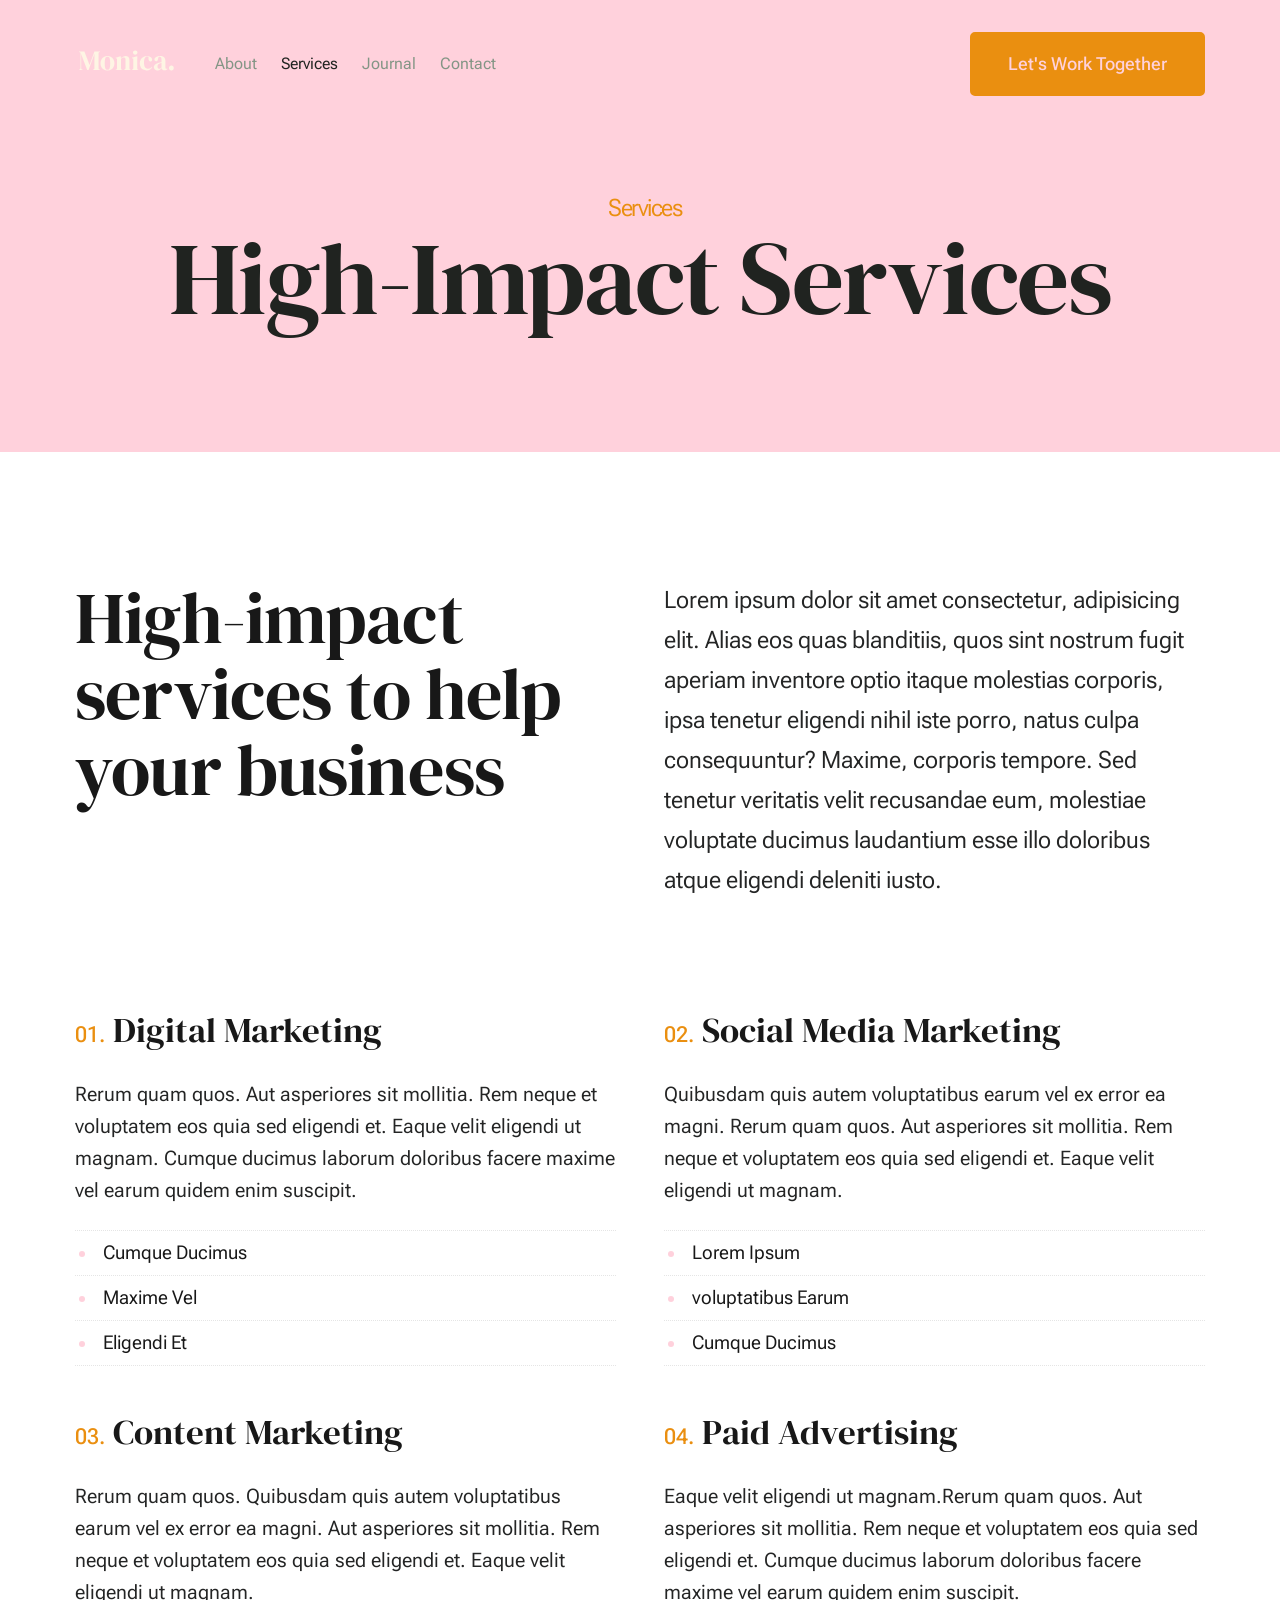
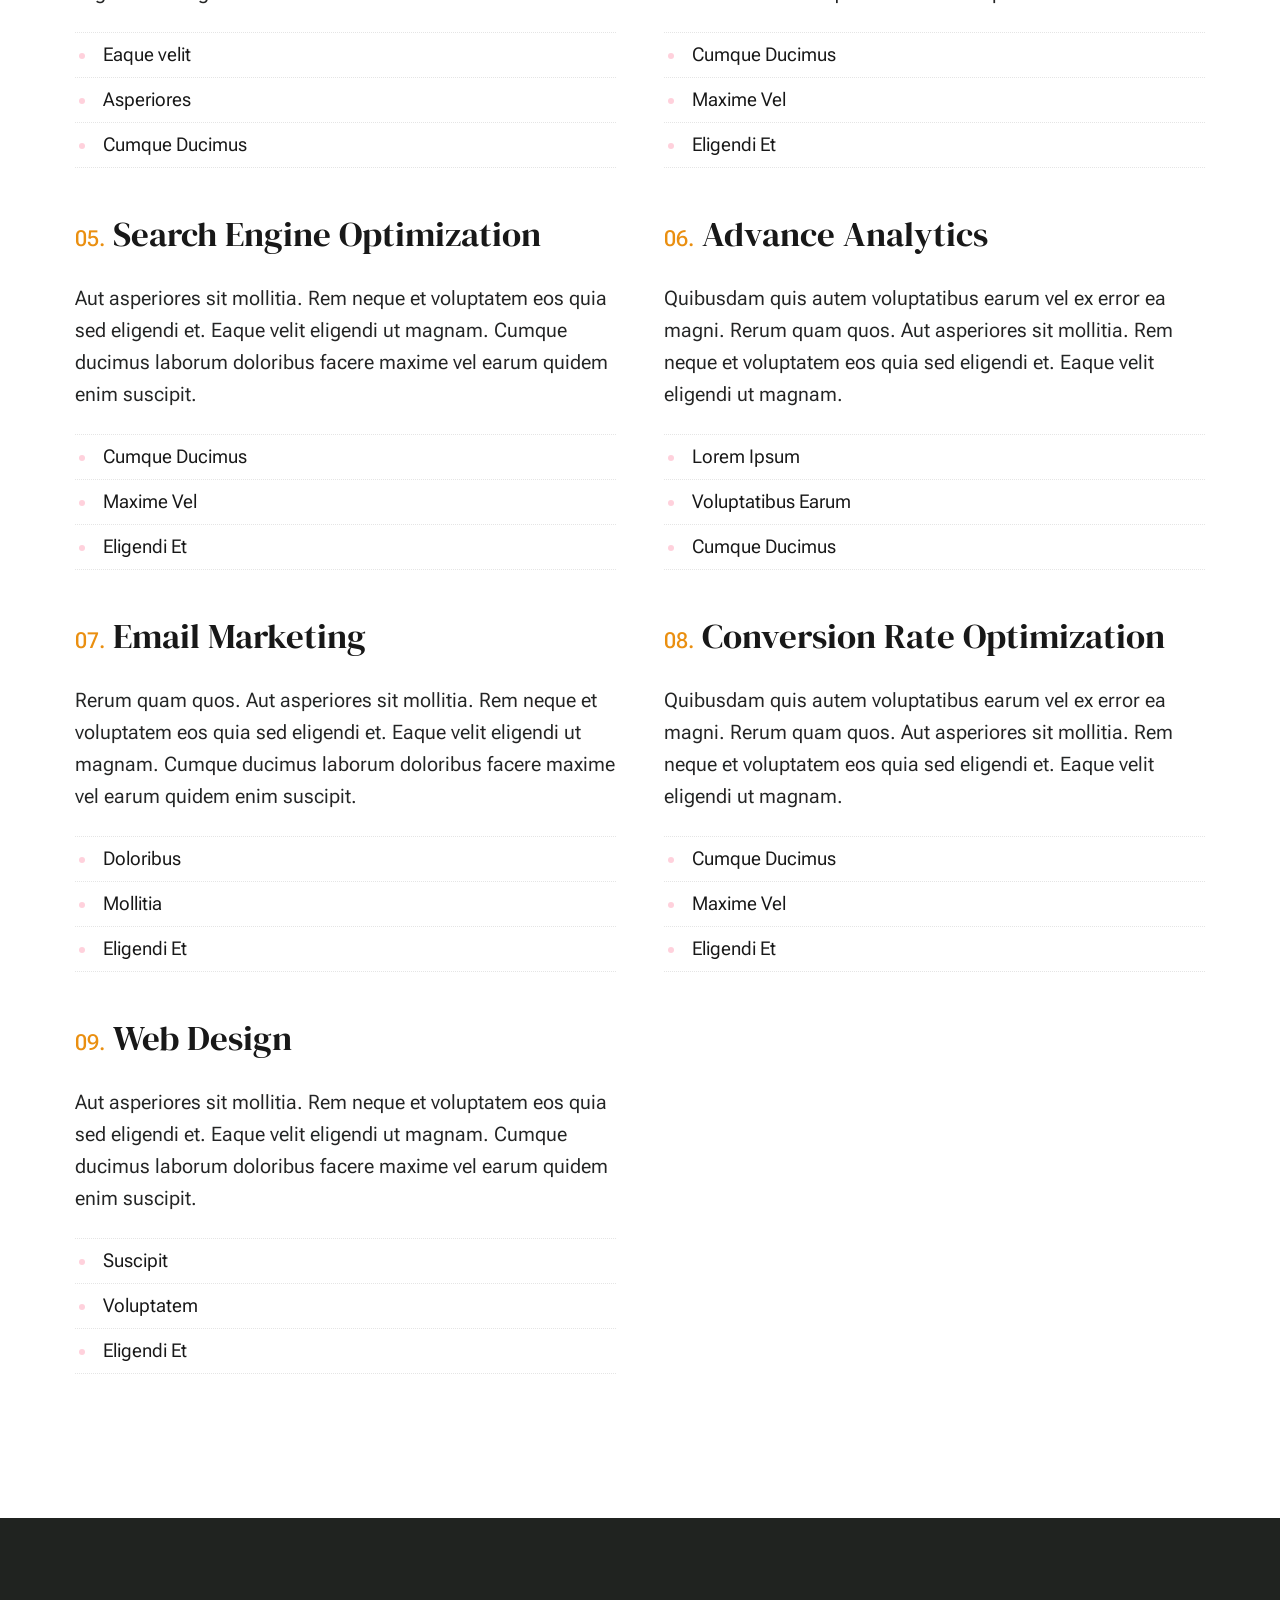
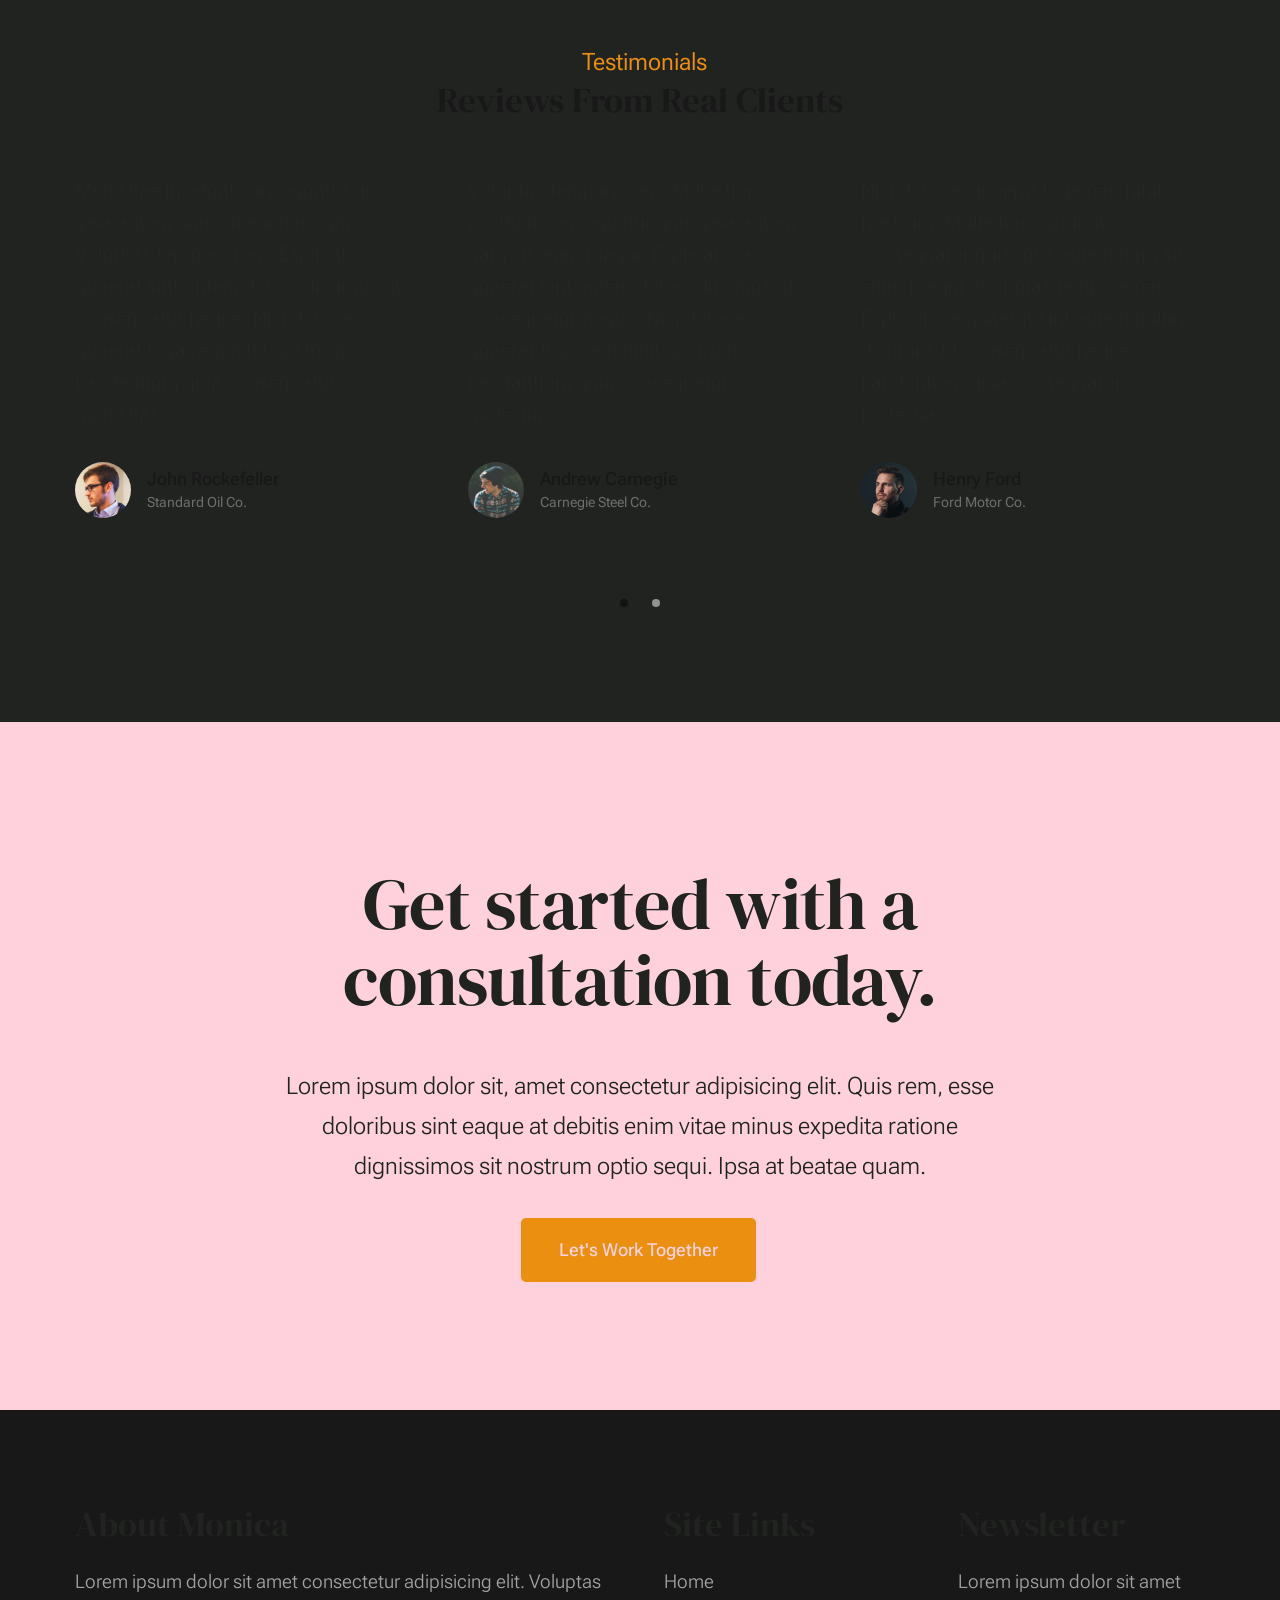
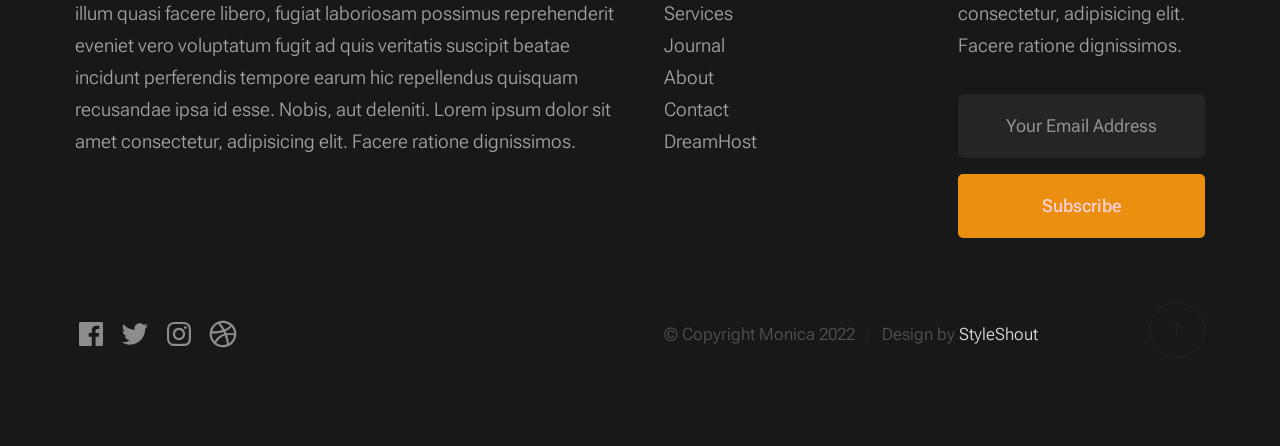
<file: services.html>
<!DOCTYPE html>
<html lang="en" class="no-js" >
<head>

    <!--- basic page needs
    ================================================== -->
    <meta charset="utf-8">
    <meta name="viewport" content="width=device-width, initial-scale=1">
    <title>Services - Monica</title>

    <script>
        document.documentElement.classList.remove('no-js');
        document.documentElement.classList.add('js');
    </script>

    <!-- CSS
    ================================================== -->
    <link rel="stylesheet" href="css/vendor.css">
    <link rel="stylesheet" href="css/styles.css">

    <!-- favicons
    ================================================== -->
    <link rel="apple-touch-icon" sizes="180x180" href="apple-touch-icon.png">
    <link rel="icon" type="image/png" sizes="32x32" href="favicon-32x32.png">
    <link rel="icon" type="image/png" sizes="16x16" href="favicon-16x16.png">
    <link rel="manifest" href="site.webmanifest">

</head>


<body id="top">


    <!-- preloader
    ================================================== -->
    <div id="preloader">
        <div id="loader" class="dots-fade">
            <div></div>
            <div></div>
            <div></div>
        </div>
    </div>


    <!-- page wrap
    ================================================== -->
    <div id="page" class="s-pagewrap">

        <!-- # site header 
        ================================================== -->
        <header class="s-header">

            <div class="row s-header__inner width-sixteen-col">

                <div class="s-header__block">
                    <div class="s-header__logo">
                        <a class="logo" href="index.html">
                            <img src="images/logo.svg" alt="Homepage">
                        </a>
                    </div>

                    <a class="s-header__menu-toggle" href="#0"><span>Menu</span></a>
                </div> <!-- end s-header__block -->

                <nav class="s-header__nav">
    
                    <ul class="s-header__menu-links">
                        <li><a href="about.html">About</a></li>
                        <li class="current"><a href="services.html">Services</a></li>
                        <li><a href="blog.html">Journal</a></li>
                        <li><a href="contact.html">Contact</a></li>
                    </ul> <!-- s-header__menu-links -->

                    <div class="s-header__contact">
                        <a href="contact.html" class="btn btn--primary s-header__contact-btn">Let's Work Together</a>                        
                    </div> <!-- s-header__contact -->
    
                </nav> <!-- end s-header__nav -->

            </div> <!-- end s-header__inner -->

        </header> <!-- end s-header -->

        <!-- # site main content
        ================================================== -->
        <section id="content" class="s-content">

               <section class="s-pageheader pageheader">
                    <div class="row">
                        <div class="column xl-12">
                            <h1 class="page-title">
                                <span class="page-title__small-type text-pretitle">Services</span>
                                High-Impact Services
                            </h1>
                            
                        </div>
                    </div>
               </section> <!-- pageheader -->  

               <section class="s-pagecontent pagecontent">

                    <div class="row pageintro">
                        <div class="column xl-6 lg-12">
                            <h2 class="text-display-title">High-impact services to help your business</h2>
                        </div>
                        <div class="column xl-6 lg-12 u-flexitem-x-right">
                            <p class="lead">
                            Lorem ipsum dolor sit amet consectetur, adipisicing elit. Alias eos quas blanditiis, quos sint nostrum fugit aperiam 
                            inventore optio itaque molestias corporis, ipsa tenetur eligendi nihil iste porro, natus culpa consequuntur? Maxime, 
                            corporis tempore. Sed tenetur veritatis velit recusandae eum, molestiae voluptate ducimus laudantium esse illo 
                            doloribus atque eligendi deleniti iusto. 
                            </p>
                        </div>                       
                    </div>  <!-- pageintro -->       

                    <div class="row">
                        <div class="column xl-12 grid-block">             
                            
                            <div class="grid-full grid-list-items list-items show-ctr">
                                
                                <div class="grid-list-items__item list-items__item">
                                    <div class="list-items__item-header">
                                        <h3 class="list-items__item-title">Digital Marketing</h3>
                                    </div>
                                    <div class="list-items__item-text">
                                        <p>
                                        Rerum quam quos. Aut asperiores 
                                        sit mollitia. Rem neque et voluptatem eos quia sed eligendi et. Eaque velit eligendi ut 
                                        magnam. Cumque ducimus laborum doloribus facere maxime vel earum quidem enim suscipit.
                                        </p>

                                        <ul class="list-services">
                                            <li>Cumque Ducimus</li>
                                            <li>Maxime Vel</li>
                                            <li>Eligendi Et</li>
                                        </ul>
                                    </div>
                                </div> <!-- end list-items__item -->
                                <div class="grid-list-items__item list-items__item">
                                    <div class="list-items__item-header">
                                        <h3 class="list-items__item-title">Social Media Marketing</h3>
                                    </div>
                                    <div class="list-items__item-text">
                                        <p>
                                        Quibusdam quis autem voluptatibus earum vel ex error ea magni. Rerum quam quos. Aut asperiores 
                                        sit mollitia. Rem neque et voluptatem eos quia sed eligendi et. Eaque velit eligendi ut 
                                        magnam.
                                        </p>

                                        <ul class="list-services">
                                            <li>Lorem Ipsum</li>
                                            <li>voluptatibus Earum</li>
                                            <li>Cumque Ducimus</li>
                                        </ul>
                                    </div>
                                </div> <!-- end list-items__item -->
                                <div class="grid-list-items__item list-items__item">
                                    <div class="list-items__item-header">
                                        <h3 class="list-items__item-title">Content Marketing</h3>
                                    </div>
                                    <div class="list-items__item-text">
                                        <p>
                                        Rerum quam quos. Quibusdam quis autem voluptatibus earum vel ex error ea magni. Aut asperiores 
                                        sit mollitia. Rem neque et voluptatem eos quia sed eligendi et. Eaque velit eligendi ut 
                                        magnam.
                                        </p>

                                        <ul class="list-services">
                                            <li>Eaque velit</li>
                                            <li>Asperiores</li>
                                            <li>Cumque Ducimus</li>
                                        </ul>
                                    </div>
                                </div> <!-- end list-items__item -->
                                <div class="grid-list-items__item list-items__item">
                                    <div class="list-items__item-header">
                                        <h3 class="list-items__item-title">Paid Advertising</h3>
                                    </div>
                                    <div class="list-items__item-text">
                                        <p>
                                        Eaque velit eligendi ut magnam.Rerum quam quos. Aut asperiores 
                                        sit mollitia. Rem neque et voluptatem eos quia sed eligendi et. 
                                        Cumque ducimus laborum doloribus facere maxime vel earum quidem enim suscipit.
                                        </p>

                                        <ul class="list-services">
                                            <li>Cumque Ducimus</li>
                                            <li>Maxime Vel</li>
                                            <li>Eligendi Et</li>
                                        </ul>
                                    </div>
                                </div> <!-- end list-items__item -->
                                <div class="grid-list-items__item list-items__item">
                                    <div class="list-items__item-header">
                                        <h3 class="list-items__item-title">Search Engine Optimization</h3>
                                    </div>
                                    <div class="list-items__item-text">
                                        <p>
                                        Aut asperiores sit mollitia. Rem neque et voluptatem eos quia sed eligendi et. Eaque velit eligendi ut 
                                        magnam. Cumque ducimus laborum doloribus facere maxime vel earum quidem enim suscipit.
                                        </p>

                                        <ul class="list-services">
                                            <li>Cumque Ducimus</li>
                                            <li>Maxime Vel</li>
                                            <li>Eligendi Et</li>
                                        </ul>
                                    </div>
                                </div> <!-- end list-items__item -->
                                <div class="grid-list-items__item list-items__item">
                                    <div class="list-items__item-header">
                                        <h3 class="list-items__item-title">Advance Analytics</h3>
                                    </div>
                                    <div class="list-items__item-text">
                                        <p>
                                        Quibusdam quis autem voluptatibus earum vel ex error ea magni. Rerum quam quos. Aut asperiores 
                                        sit mollitia. Rem neque et voluptatem eos quia sed eligendi et. Eaque velit eligendi ut 
                                        magnam.
                                        </p>

                                        <ul class="list-services">
                                            <li>Lorem Ipsum</li>
                                            <li>Voluptatibus Earum</li>
                                            <li>Cumque Ducimus</li>
                                        </ul>
                                    </div>
                                </div> <!-- end list-items__item -->
                                <div class="grid-list-items__item list-items__item">
                                    <div class="list-items__item-header">
                                        <h3 class="list-items__item-title">Email Marketing</h3>
                                    </div>
                                    <div class="list-items__item-text">
                                        <p>
                                        Rerum quam quos. Aut asperiores 
                                        sit mollitia. Rem neque et voluptatem eos quia sed eligendi et. Eaque velit eligendi ut 
                                        magnam. Cumque ducimus laborum doloribus facere maxime vel earum quidem enim suscipit.
                                        </p>

                                        <ul class="list-services">
                                            <li>Doloribus</li>
                                            <li>Mollitia</li>
                                            <li>Eligendi Et</li>
                                        </ul>
                                    </div>
                                </div> <!-- end list-items__item -->
                                <div class="grid-list-items__item list-items__item">
                                    <div class="list-items__item-header">
                                        <h3 class="list-items__item-title">Conversion Rate Optimization</h3>
                                    </div>
                                    <div class="list-items__item-text">
                                        <p>
                                        Quibusdam quis autem voluptatibus earum vel ex error ea magni. Rerum quam quos. Aut asperiores 
                                        sit mollitia. Rem neque et voluptatem eos quia sed eligendi et. Eaque velit eligendi ut 
                                        magnam.
                                        </p>

                                        <ul class="list-services">
                                            <li>Cumque Ducimus</li>
                                            <li>Maxime Vel</li>
                                            <li>Eligendi Et</li>
                                        </ul>
                                    </div>
                                </div> <!-- end list-items__item -->
                                <div class="grid-list-items__item list-items__item">
                                    <div class="list-items__item-header">
                                        <h3 class="list-items__item-title">Web Design</h3>
                                    </div>
                                    <div class="list-items__item-text">
                                        <p>
                                        Aut asperiores sit mollitia. Rem neque et voluptatem eos quia sed eligendi et. Eaque velit eligendi ut 
                                        magnam. Cumque ducimus laborum doloribus facere maxime vel earum quidem enim suscipit.
                                        </p>

                                        <ul class="list-services">
                                            <li>Suscipit</li>
                                            <li>Voluptatem</li>
                                            <li>Eligendi Et</li>
                                        </ul>
                                    </div>
                                </div> <!-- end list-items__item -->
    
                            </div> <!-- grid-list-items -->
                           

                        </div> <!-- end grid-block-->
                    </div> <!-- end row -->

               </section> <!-- pagecontent -->

               <section class="s-testimonials">

                    <div class="s-testimonials__header row row-x-center text-center">
                        <div class="column xl-8 lg-12">
        
                            <p class="text-pretitle">
                            Testimonials
                            </p>
                            <h3>
                            Reviews From Real Clients
                            </h3>                        
        
                        </div>
                    </div> <!--end s-testimonials__header -->

                    <div class="row s-testimonials__content">
                        <div class="column xl-12 testimonials">

                            <div class="swiper-container testimonials__slider page-slider">

                                <div class="swiper-wrapper">
                                    <div class="testimonials__slide swiper-slide">
                                        <p>
                                        Molestiae incidunt consequatur quis ipsa autem nam sit enim magni. Voluptas tempore rem. 
                                        Explicabo a quaerat sint autem dolore ducimus ut consequatur neque. Nisi dolores quaerat fuga rem nihil nostrum.
                                        Laudantium quia consequatur molestias.
                                        </p>
                                        <div class="testimonials__author">
                                            <img src="images/avatars/user-01.jpg" alt="Author image" class="testimonials__avatar">
                                            <cite class="testimonials__cite">
                                                <strong>John Rockefeller</strong>
                                                <span>Standard Oil Co.</span>
                                            </cite>
                                        </div>
                                    </div>
                                    <div class="testimonials__slide swiper-slide">
                                        <p>
                                        Voluptas tempore rem. Molestiae incidunt consequatur quis ipsa autem nam sit enim magni. 
                                        Explicabo a quaerat sint autem dolore ducimus ut consequatur neque. Nisi dolores quaerat fuga rem nihil nostrum.
                                        Laudantium quia consequatur molestias.
                                        </p>
                                        <div class="testimonials__author">
                                            <img src="images/avatars/user-04.jpg" alt="Author image" class="testimonials__avatar">
                                            <cite class="testimonials__cite">
                                                <strong>Andrew Carnegie</strong>
                                                <span>Carnegie Steel Co.</span>
                                            </cite>
                                        </div>
                                    </div>
                                    <div class="testimonials__slide swiper-slide">
                                        <p>
                                        Nisi dolores quaerat fuga rem nihil nostrum. Molestiae incidunt consequatur quis ipsa autem nam sit enim magni. 
                                        Voluptas tempore rem. Explicabo a quaerat sint autem dolore ducimus ut consequatur neque. 
                                        Laudantium quia consequatur molestias.
                                        </p>
                                        <div class="testimonials__author">
                                            <img src="images/avatars/user-06.jpg" alt="Author image" class="testimonials__avatar">
                                            <cite class="testimonials__cite">
                                                <strong>Henry Ford</strong>
                                                <span>Ford Motor Co.</span>
                                            </cite>
                                        </div>
                                    </div>
                                    <div class="testimonials__slide swiper-slide">
                                        <p>
                                        Molestiae incidunt consequatur quis ipsa autem nam sit enim magni. Voluptas tempore rem. 
                                        Explicabo a quaerat sint autem dolore ducimus ut consequatur neque. Nisi dolores quaerat fuga rem nihil nostrum.
                                        Laudantium quia consequatur molestias.
                                        </p>
                                        <div class="testimonials__author">
                                            <img src="images/avatars/user-02.jpg" alt="Author image" class="testimonials__avatar">
                                            <cite class="testimonials__cite">
                                                <strong>John Morgan</strong>
                                                <span>JP Morgan & Co.</span>
                                            </cite>
                                        </div>
                                    </div> 
                                </div> <!-- end swiper-wrapper --> 

                                <div class="swiper-pagination"></div>

                            </div> <!--end testimonials__slider --> 

                        </div> <!-- testimonials -->
                    </div> <!--end s-testimonials__content -->

               </section> <!-- end s-testimonials -->

        </section> <!-- s-content-->

        <!-- # cta
        ================================================== -->
        <section id="cta" class="s-cta">

            <div class="row row-x-center text-center">
                <div class="column xl-8 lg-12">

                    <div class="s-cta__content">
                        <h2 class="text-display-title">
                        Get started with a consultation today.
                        </h2>
                        <p class="lead">
                        Lorem ipsum dolor sit, amet consectetur adipisicing elit. Quis rem, esse doloribus sint eaque at debitis enim vitae minus expedita ratione dignissimos sit nostrum optio sequi. Ipsa at beatae quam.
                        </p>
                        <a href="contact.html" class="btn btn--primary">Let's Work Together</a>
                    </div>

                </div>
            </div>

        </section> <!-- end s-cta -->


        <!-- # footer 
        ================================================== -->
        <footer class="s-footer">
            <div class="row s-footer__content">
                <div class="column xl-6 lg-6 md-12 s-footer__block s-footer__about">                    
                    <h3>About Monica</h3>
                    <p>
                    Lorem ipsum dolor sit amet consectetur adipisicing elit. Voluptas illum quasi facere libero, 
                    fugiat laboriosam possimus reprehenderit eveniet vero voluptatum fugit ad quis veritatis suscipit beatae 
                    incidunt perferendis tempore earum hic repellendus quisquam recusandae ipsa id esse. Nobis, aut deleniti.
                    Lorem ipsum dolor sit amet consectetur, adipisicing elit. Facere ratione dignissimos.
                    </p>               
                </div>                
                <div class="column xl-3 lg-6 md-12 s-footer__block s-footer__site-links">
                    <h3>Site Links</h3>
                    <ul class="link-list">
                        <li><a href="index.html">Home</a></li>
                        <li><a href="services.html">Services</a></li>
                        <li><a href="blog.html">Journal</a></li>
                        <li><a href="about.html">About</a></li>
                        <li><a href="contact.html">Contact</a></li>
                        <li><a href="https://www.dreamhost.com/r.cgi?287326">DreamHost</a></li>
                    </ul>
                </div>
                <div class="column xl-3 lg-6 md-12 tab-12 s-footer__block s-footer__newsletter">
                    <h3>Newsletter</h3>

                    <p>
                    Lorem ipsum dolor sit amet consectetur, adipisicing elit. Facere ratione dignissimos.
                    </p>

                    <div class="subscribe-form">
                        <form id="mc-form" class="mc-form">
                            <input type="email" name="EMAIL" id="mce-EMAIL" class="u-fullwidth text-center" placeholder="Your Email Address" title="The domain portion of the email address is invalid (the portion after the @)." pattern="^([^\x00-\x20\x22\x28\x29\x2c\x2e\x3a-\x3c\x3e\x40\x5b-\x5d\x7f-\xff]+|\x22([^\x0d\x22\x5c\x80-\xff]|\x5c[\x00-\x7f])*\x22)(\x2e([^\x00-\x20\x22\x28\x29\x2c\x2e\x3a-\x3c\x3e\x40\x5b-\x5d\x7f-\xff]+|\x22([^\x0d\x22\x5c\x80-\xff]|\x5c[\x00-\x7f])*\x22))*\x40([^\x00-\x20\x22\x28\x29\x2c\x2e\x3a-\x3c\x3e\x40\x5b-\x5d\x7f-\xff]+|\x5b([^\x0d\x5b-\x5d\x80-\xff]|\x5c[\x00-\x7f])*\x5d)(\x2e([^\x00-\x20\x22\x28\x29\x2c\x2e\x3a-\x3c\x3e\x40\x5b-\x5d\x7f-\xff]+|\x5b([^\x0d\x5b-\x5d\x80-\xff]|\x5c[\x00-\x7f])*\x5d))*(\.\w{2,})+$" required>
                            <input type="submit" name="subscribe" value="Subscribe" class="btn btn--primary btn--small u-fullwidth">
                            <!-- <div style="position: absolute; left: -5000px;" aria-hidden="true"><input type="text" name="b_cdb7b577e41181934ed6a6a44_9a91cfe7b3" tabindex="-1" value=""></div> -->
                            <div class="mc-status"></div>
                        </form>
                    </div>
                </div>
            </div>    
            
            <div class="row s-footer__bottom">
                <div class="column xl-6 lg-12">
                    <ul class="s-footer__social social-list">
                        <li>
                            <a href="#0">
                                <svg xmlns="http://www.w3.org/2000/svg" width="24" height="24" viewBox="0 0 24 24" style="fill:rgba(0, 0, 0, 1);transform:;-ms-filter:"><path d="M20,3H4C3.447,3,3,3.448,3,4v16c0,0.552,0.447,1,1,1h8.615v-6.96h-2.338v-2.725h2.338v-2c0-2.325,1.42-3.592,3.5-3.592 c0.699-0.002,1.399,0.034,2.095,0.107v2.42h-1.435c-1.128,0-1.348,0.538-1.348,1.325v1.735h2.697l-0.35,2.725h-2.348V21H20 c0.553,0,1-0.448,1-1V4C21,3.448,20.553,3,20,3z"></path></svg>
                                <span class="u-screen-reader-text">Facebook</span>
                            </a>
                        </li>
                        <li>
                            <a href="#0">
                                <svg xmlns="http://www.w3.org/2000/svg" width="24" height="24" viewBox="0 0 24 24" style="fill:rgba(0, 0, 0, 1);transform:;-ms-filter:"><path d="M19.633,7.997c0.013,0.175,0.013,0.349,0.013,0.523c0,5.325-4.053,11.461-11.46,11.461c-2.282,0-4.402-0.661-6.186-1.809 c0.324,0.037,0.636,0.05,0.973,0.05c1.883,0,3.616-0.636,5.001-1.721c-1.771-0.037-3.255-1.197-3.767-2.793 c0.249,0.037,0.499,0.062,0.761,0.062c0.361,0,0.724-0.05,1.061-0.137c-1.847-0.374-3.23-1.995-3.23-3.953v-0.05 c0.537,0.299,1.16,0.486,1.82,0.511C3.534,9.419,2.823,8.184,2.823,6.787c0-0.748,0.199-1.434,0.548-2.032 c1.983,2.443,4.964,4.04,8.306,4.215c-0.062-0.3-0.1-0.611-0.1-0.923c0-2.22,1.796-4.028,4.028-4.028 c1.16,0,2.207,0.486,2.943,1.272c0.91-0.175,1.782-0.512,2.556-0.973c-0.299,0.935-0.936,1.721-1.771,2.22 c0.811-0.088,1.597-0.312,2.319-0.624C21.104,6.712,20.419,7.423,19.633,7.997z"></path></svg>
                                <span class="u-screen-reader-text">Twitter</span>
                            </a>
                        </li>
                        <li>
                            <a href="#0">
                                <svg xmlns="http://www.w3.org/2000/svg" width="24" height="24" viewBox="0 0 24 24" style="fill:rgba(0, 0, 0, 1);transform:;-ms-filter:"><path d="M11.999,7.377c-2.554,0-4.623,2.07-4.623,4.623c0,2.554,2.069,4.624,4.623,4.624c2.552,0,4.623-2.07,4.623-4.624 C16.622,9.447,14.551,7.377,11.999,7.377L11.999,7.377z M11.999,15.004c-1.659,0-3.004-1.345-3.004-3.003 c0-1.659,1.345-3.003,3.004-3.003s3.002,1.344,3.002,3.003C15.001,13.659,13.658,15.004,11.999,15.004L11.999,15.004z"></path><circle cx="16.806" cy="7.207" r="1.078"></circle><path d="M20.533,6.111c-0.469-1.209-1.424-2.165-2.633-2.632c-0.699-0.263-1.438-0.404-2.186-0.42 c-0.963-0.042-1.268-0.054-3.71-0.054s-2.755,0-3.71,0.054C7.548,3.074,6.809,3.215,6.11,3.479C4.9,3.946,3.945,4.902,3.477,6.111 c-0.263,0.7-0.404,1.438-0.419,2.186c-0.043,0.962-0.056,1.267-0.056,3.71c0,2.442,0,2.753,0.056,3.71 c0.015,0.748,0.156,1.486,0.419,2.187c0.469,1.208,1.424,2.164,2.634,2.632c0.696,0.272,1.435,0.426,2.185,0.45 c0.963,0.042,1.268,0.055,3.71,0.055s2.755,0,3.71-0.055c0.747-0.015,1.486-0.157,2.186-0.419c1.209-0.469,2.164-1.424,2.633-2.633 c0.263-0.7,0.404-1.438,0.419-2.186c0.043-0.962,0.056-1.267,0.056-3.71s0-2.753-0.056-3.71C20.941,7.57,20.801,6.819,20.533,6.111z M19.315,15.643c-0.007,0.576-0.111,1.147-0.311,1.688c-0.305,0.787-0.926,1.409-1.712,1.711c-0.535,0.199-1.099,0.303-1.67,0.311 c-0.95,0.044-1.218,0.055-3.654,0.055c-2.438,0-2.687,0-3.655-0.055c-0.569-0.007-1.135-0.112-1.669-0.311 c-0.789-0.301-1.414-0.923-1.719-1.711c-0.196-0.534-0.302-1.099-0.311-1.669c-0.043-0.95-0.053-1.218-0.053-3.654 c0-2.437,0-2.686,0.053-3.655c0.007-0.576,0.111-1.146,0.311-1.687c0.305-0.789,0.93-1.41,1.719-1.712 c0.534-0.198,1.1-0.303,1.669-0.311c0.951-0.043,1.218-0.055,3.655-0.055c2.437,0,2.687,0,3.654,0.055 c0.571,0.007,1.135,0.112,1.67,0.311c0.786,0.303,1.407,0.925,1.712,1.712c0.196,0.534,0.302,1.099,0.311,1.669 c0.043,0.951,0.054,1.218,0.054,3.655c0,2.436,0,2.698-0.043,3.654H19.315z"></path></svg>
                                <span class="u-screen-reader-text">Instagram</span>
                            </a>
                        </li>
                        <li>
                            <a href="#0">
                                <svg xmlns="http://www.w3.org/2000/svg" width="24" height="24" viewBox="0 0 24 24" style="fill: rgba(0, 0, 0, 1);transform: ;msFilter:;"><path d="M20.66 6.98a9.932 9.932 0 0 0-3.641-3.64C15.486 2.447 13.813 2 12 2s-3.486.447-5.02 1.34c-1.533.893-2.747 2.107-3.64 3.64S2 10.187 2 12s.446 3.487 1.34 5.02a9.924 9.924 0 0 0 3.641 3.64C8.514 21.553 10.187 22 12 22s3.486-.447 5.02-1.34a9.932 9.932 0 0 0 3.641-3.64C21.554 15.487 22 13.813 22 12s-.446-3.487-1.34-5.02zM12 3.66c2 0 3.772.64 5.32 1.919-.92 1.174-2.286 2.14-4.1 2.9-1.002-1.813-2.088-3.327-3.261-4.54A7.715 7.715 0 0 1 12 3.66zM5.51 6.8a8.116 8.116 0 0 1 2.711-2.22c1.212 1.201 2.325 2.7 3.34 4.5-2 .6-4.114.9-6.341.9-.573 0-1.006-.013-1.3-.04A8.549 8.549 0 0 1 5.51 6.8zM3.66 12c0-.054.003-.12.01-.2.007-.08.01-.146.01-.2.254.014.641.02 1.161.02 2.666 0 5.146-.367 7.439-1.1.187.373.381.793.58 1.26-1.32.293-2.674 1.006-4.061 2.14S6.4 16.247 5.76 17.5c-1.4-1.587-2.1-3.42-2.1-5.5zM12 20.34c-1.894 0-3.594-.587-5.101-1.759.601-1.187 1.524-2.322 2.771-3.401 1.246-1.08 2.483-1.753 3.71-2.02a29.441 29.441 0 0 1 1.56 6.62 8.166 8.166 0 0 1-2.94.56zm7.08-3.96a8.351 8.351 0 0 1-2.58 2.621c-.24-2.08-.7-4.107-1.379-6.081.932-.066 1.765-.1 2.5-.1.799 0 1.686.034 2.659.1a8.098 8.098 0 0 1-1.2 3.46zm-1.24-5c-1.16 0-2.233.047-3.22.14a27.053 27.053 0 0 0-.68-1.62c2.066-.906 3.532-2.006 4.399-3.3 1.2 1.414 1.854 3.027 1.96 4.84-.812-.04-1.632-.06-2.459-.06z"></path></svg>
                                <span class="u-screen-reader-text">Dribbble</span>
                            </a>
                        </li>
                    </ul> <!-- end s-footer__social -->
                </div>
                <div class="column xl-6 lg-12">
                    <p class="ss-copyright">
                        <span>© Copyright Monica 2022</span> 
                        <span>Design by <a href="https://www.styleshout.com/">StyleShout</a></span>
                    </p>
                </div>

                <div class="ss-go-top">
                    <a class="smoothscroll" title="Back to Top" href="#top">
                        <svg xmlns="http://www.w3.org/2000/svg" viewBox="0 0 24 24" width="36" height="36" fill="none" stroke="#ffffff" stroke-width="1" stroke-linecap="round" stroke-linejoin="round">&lt;!--!  Atomicons Free 1.00 by @atisalab License - https://atomicons.com/license/ (Icons: CC BY 4.0) Copyright 2021 Atomicons --&gt;<polyline points="17 11 12 6 7 11"></polyline><line x1="12" y1="18" x2="12" y2="6"></line></svg>
                    </a>
                </div> <!-- end ss-go-top -->
            </div>
            
        </footer> <!-- end s-footer -->

    </div> <!-- end page-wrap -->

    <!-- Java Script
    ================================================== -->
    <script src="js/plugins.js"></script>
    <script src="js/main.js"></script>

</body>
</html>
</file>
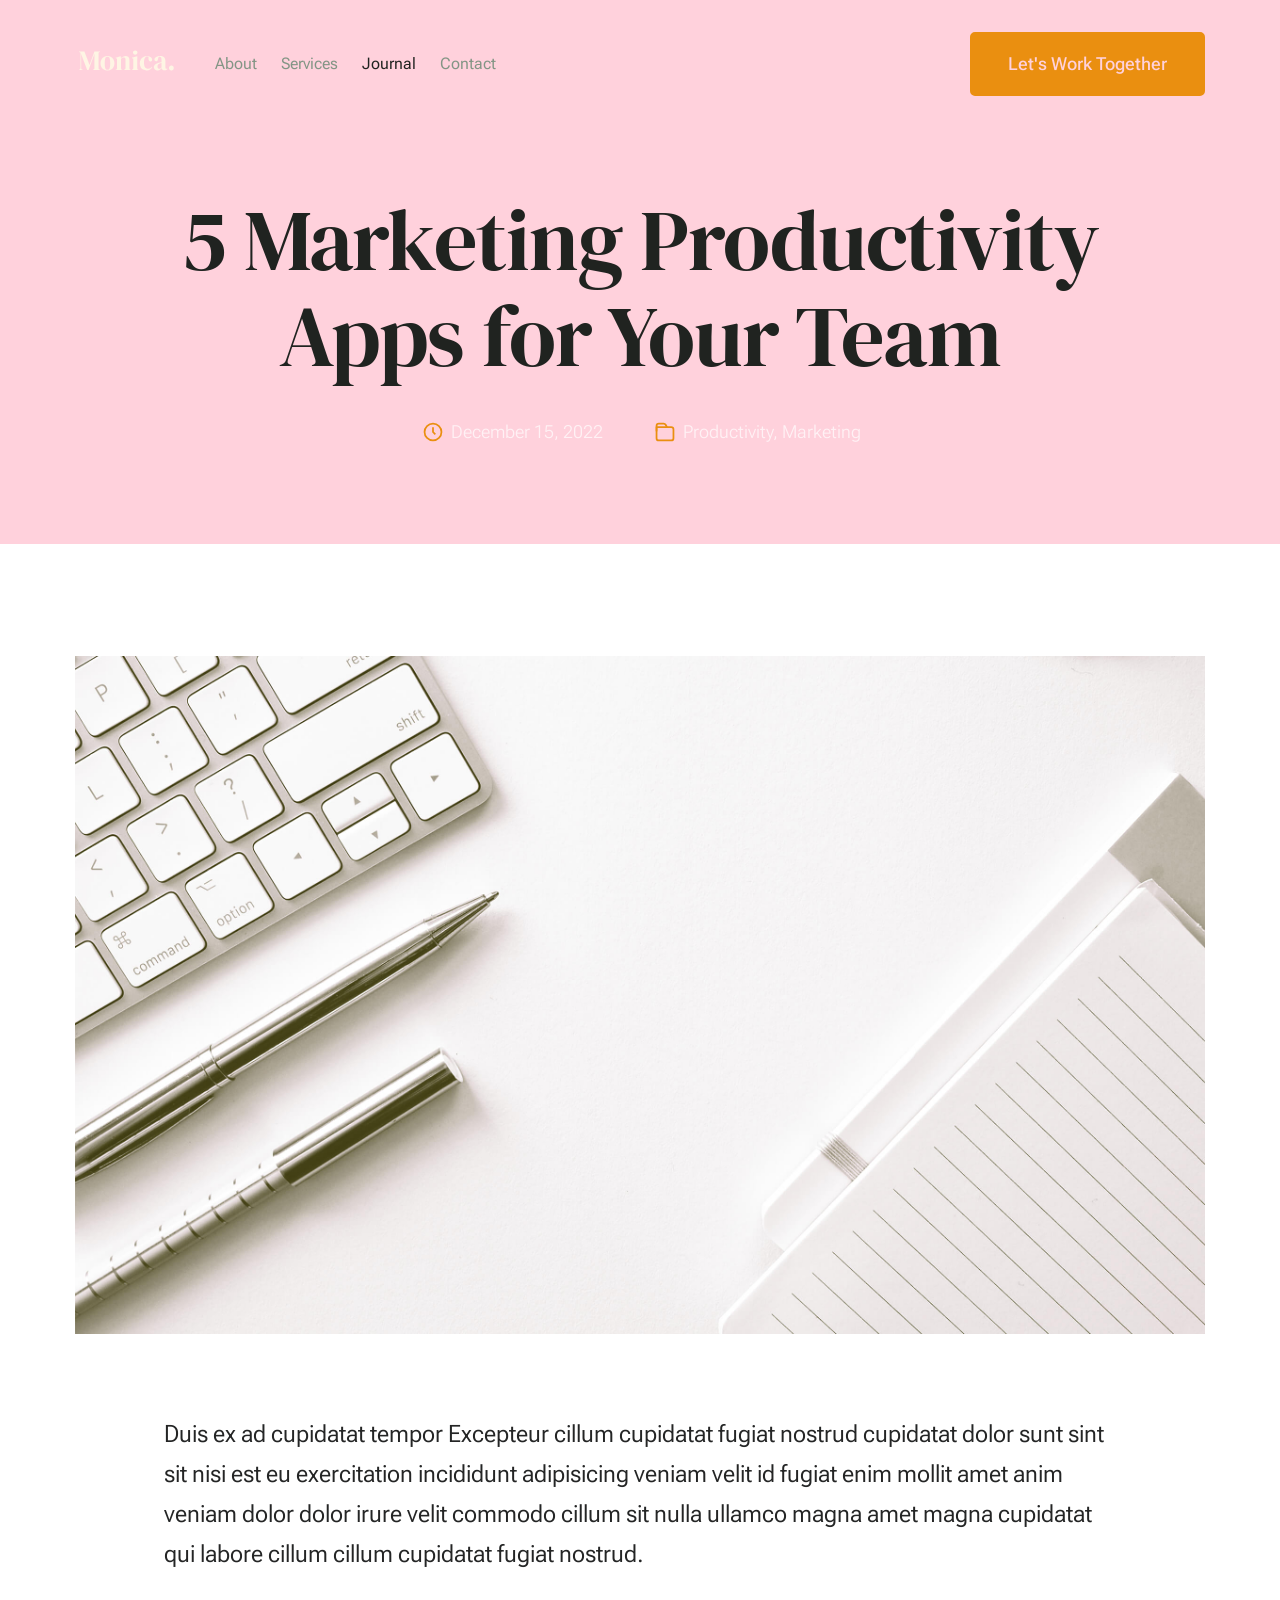
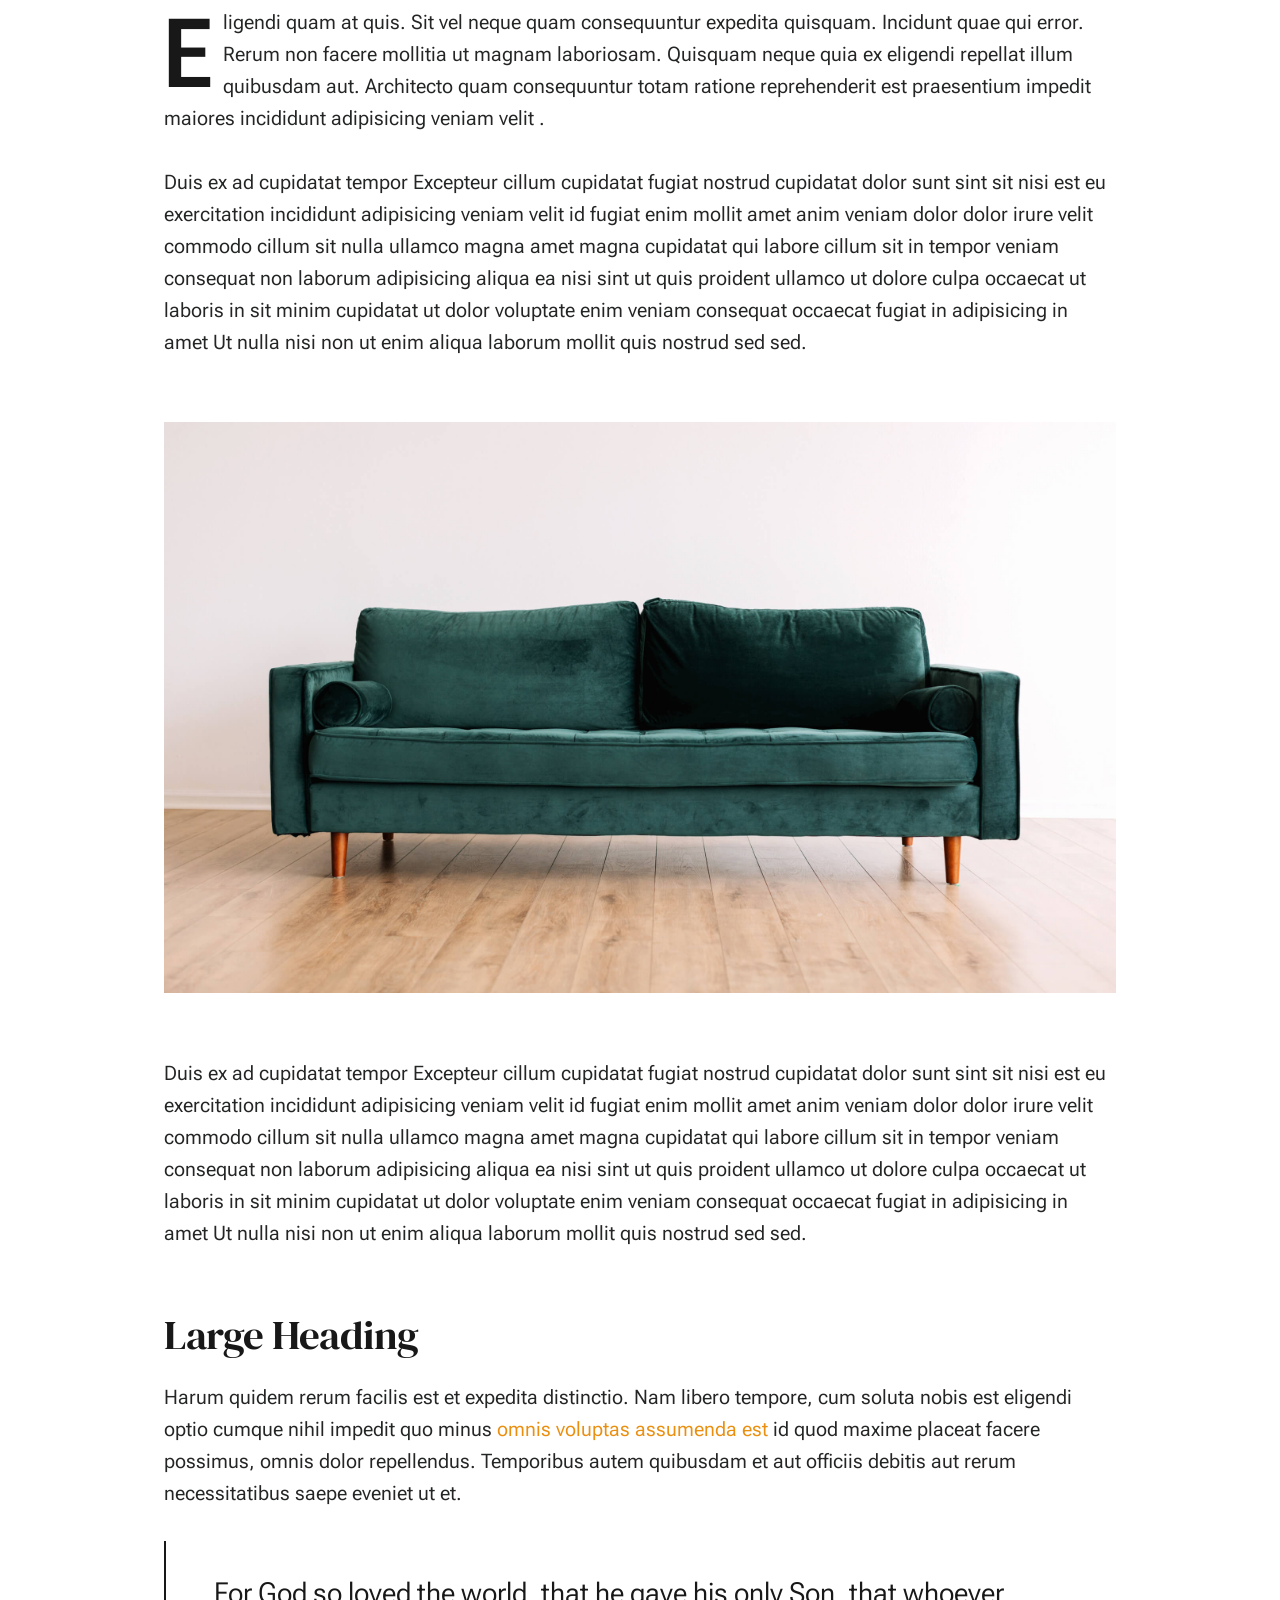
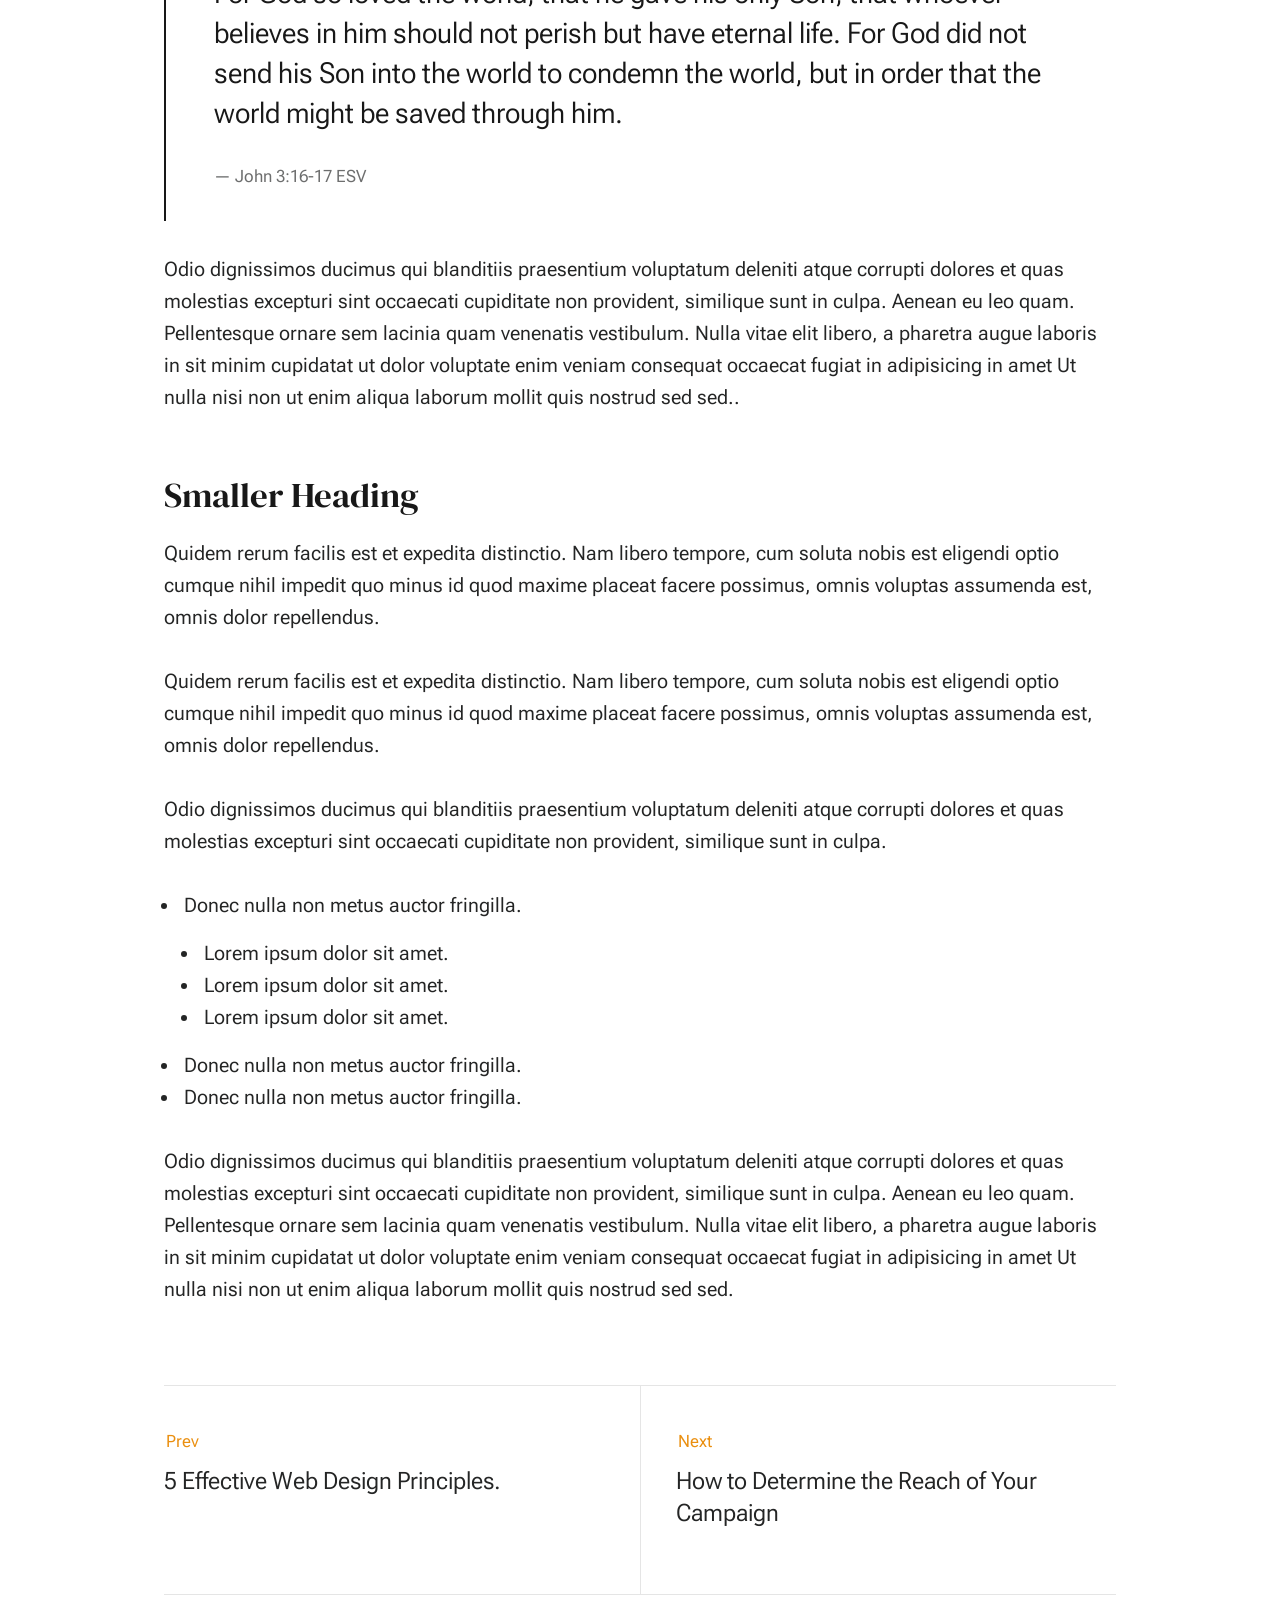
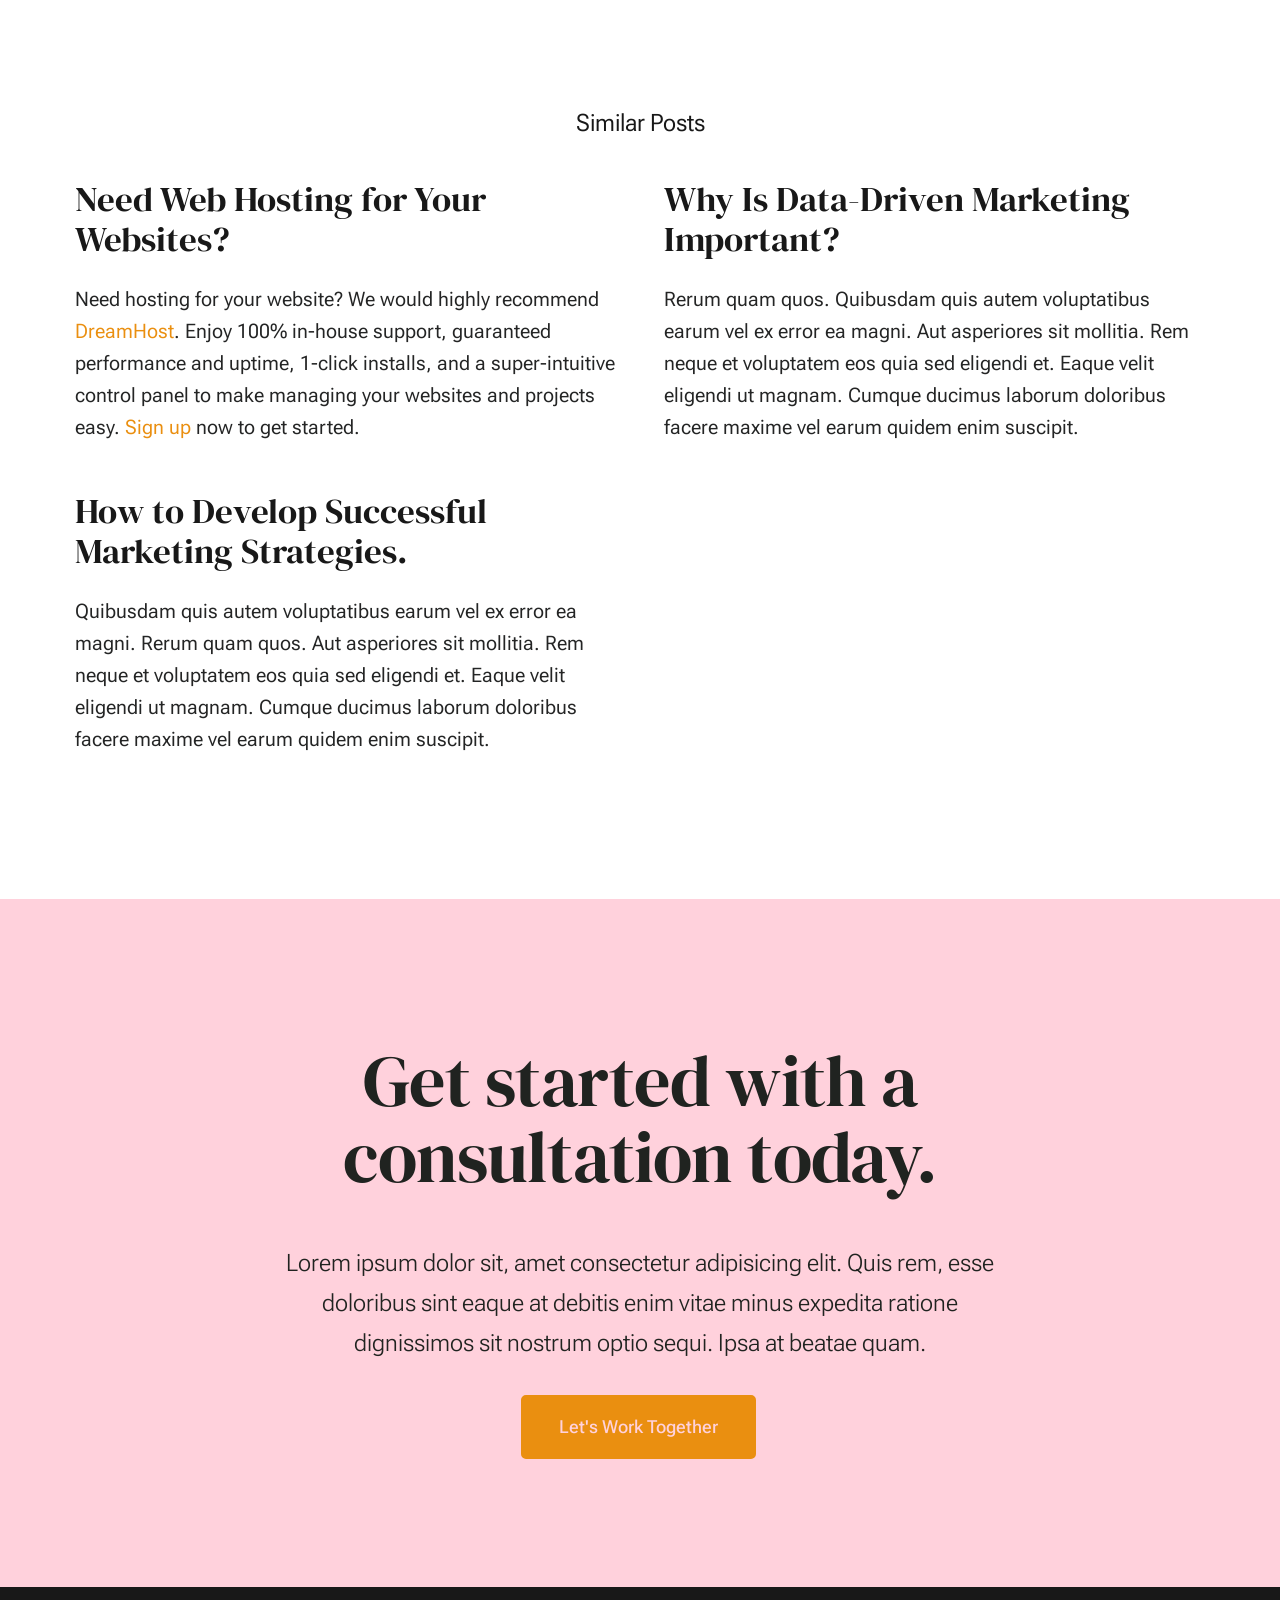
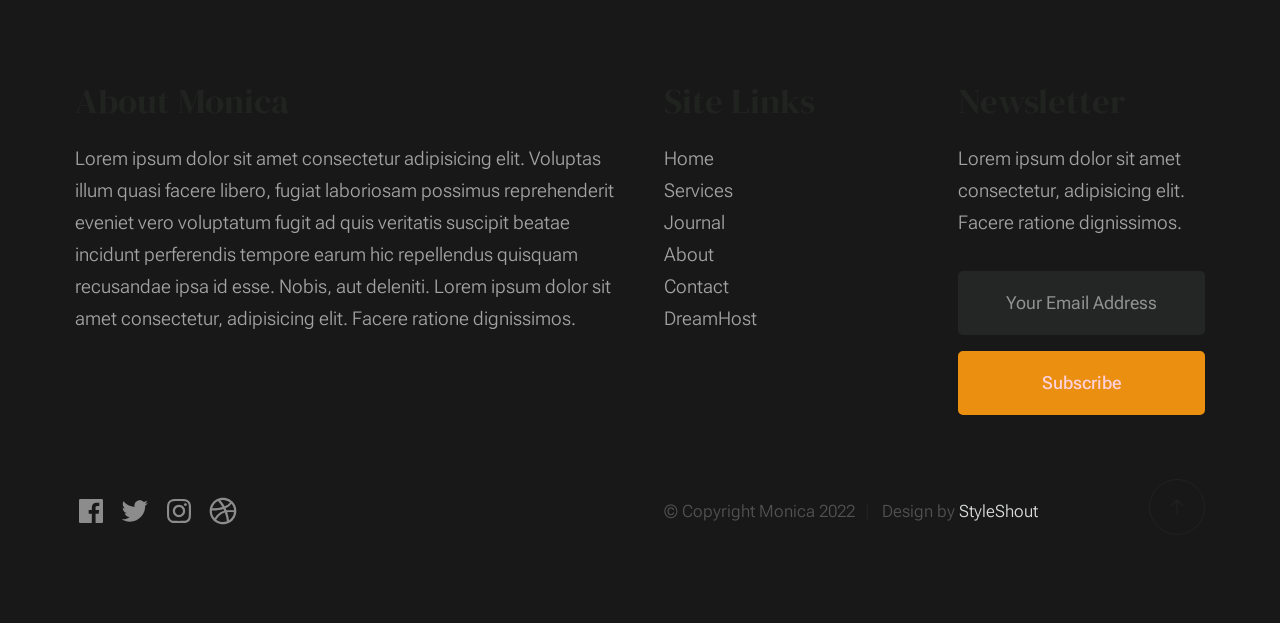
<file: single.html>
<!DOCTYPE html>
<html lang="en" class="no-js" >
<head>

    <!--- basic page needs
    ================================================== -->
    <meta charset="utf-8">
    <meta name="viewport" content="width=device-width, initial-scale=1">
    <title>Single - Monica</title>

    <script>
        document.documentElement.classList.remove('no-js');
        document.documentElement.classList.add('js');
    </script>

    <!-- CSS
    ================================================== -->
    <link rel="stylesheet" href="css/vendor.css">
    <link rel="stylesheet" href="css/styles.css">

    <!-- favicons
    ================================================== -->
    <link rel="apple-touch-icon" sizes="180x180" href="apple-touch-icon.png">
    <link rel="icon" type="image/png" sizes="32x32" href="favicon-32x32.png">
    <link rel="icon" type="image/png" sizes="16x16" href="favicon-16x16.png">
    <link rel="manifest" href="site.webmanifest">

</head>


<body id="top">


    <!-- preloader
    ================================================== -->
    <div id="preloader">
        <div id="loader" class="dots-fade">
            <div></div>
            <div></div>
            <div></div>
        </div>
    </div>


    <!-- page wrap
    ================================================== -->
    <div id="page" class="s-pagewrap">


        <!-- # site header 
        ================================================== -->
        <header class="s-header">

            <div class="row s-header__inner width-sixteen-col">

                <div class="s-header__block">
                    <div class="s-header__logo">
                        <a class="logo" href="index.html">
                            <img src="images/logo.svg" alt="Homepage">
                        </a>
                    </div>

                    <a class="s-header__menu-toggle" href="#0"><span>Menu</span></a>
                </div> <!-- end s-header__block -->

                <nav class="s-header__nav">    
                    <ul class="s-header__menu-links">
                        <li><a href="about.html">About</a></li>
                        <li><a href="services.html">Services</a></li>
                        <li class="current"><a href="blog.html">Journal</a></li>
                        <li><a href="contact.html">Contact</a></li>
                    </ul> <!-- s-header__menu-links -->

                    <div class="s-header__contact">
                        <a href="contact.html" class="btn btn--primary s-header__contact-btn">Let's Work Together</a>
                        
                    </div> <!-- s-header__contact -->    
                </nav> <!-- end s-header__nav -->

            </div> <!-- end s-header__inner -->

        </header> <!-- end s-header -->


        <!-- # site main content
        ================================================== -->
        <article id="content" class="s-content entry">

            <div class="s-pageheader entry__header">
                <div class="row">
                    <div class="column xl-12">

                        <h1 class="entry__title">
                            5 Marketing Productivity Apps for Your Team
                        </h1> <!-- end entry__title -->

                        <div class="entry__meta">
                            <div class="entry__meta-date">
                                <svg width="24" height="24" fill="none" viewBox="0 0 24 24">
                                    <circle cx="12" cy="12" r="7.25" stroke="currentColor" stroke-width="1.5"></circle>
                                    <path stroke="currentColor" stroke-width="1.5" d="M12 8V12L14 14"></path>
                                </svg>
                                December 15, 2022 
                            </div>
                            <div class="entry__meta-cat">
                                <svg width="24" height="24" fill="none" viewBox="0 0 24 24">
                                    <path stroke="currentColor" stroke-linecap="round" stroke-linejoin="round" stroke-width="1.5" d="M19.25 17.25V9.75C19.25 8.64543 18.3546 7.75 17.25 7.75H4.75V17.25C4.75 18.3546 5.64543 19.25 6.75 19.25H17.25C18.3546 19.25 19.25 18.3546 19.25 17.25Z"></path>
                                    <path stroke="currentColor" stroke-linecap="round" stroke-linejoin="round" stroke-width="1.5" d="M13.5 7.5L12.5685 5.7923C12.2181 5.14977 11.5446 4.75 10.8127 4.75H6.75C5.64543 4.75 4.75 5.64543 4.75 6.75V11"></path>
                                </svg>                                      
                                <span class="cat-links">
                                    <a href="blog.html">Productivity</a>
                                    <a href="blog.html">Marketing</a>
                                </span>
                            </div>
                        </div> <!-- end entry__meta -->

                    </div>
                </div>
            </div> <!-- end entry__header --> 

            <div class="s-pagecontent entry__content">

                <div class="row entry__media">
                    <div class="column xl-12">
                        <figure class="featured-image">
                            <img src="images/thumbs/single/standard-1200.jpg" 
                                 srcset="images/thumbs/single/standard-2400.jpg 2400w, 
                                         images/thumbs/single/standard-1200.jpg 1200w, 
                                         images/thumbs/single/standard-600.jpg 600w" sizes="(max-width: 2400px) 100vw, 2400px" alt="">
                        </figure>
                    </div>
                </div> <!-- end entry__media -->

                <div class="row entry__primary width-narrower">
                    <div class="column xl-12"> 

                            <p class="lead">
                            Duis ex ad cupidatat tempor Excepteur cillum cupidatat fugiat nostrud cupidatat dolor 
                            sunt sint sit nisi est eu exercitation incididunt adipisicing veniam velit id fugiat 
                            enim mollit amet anim veniam dolor dolor irure velit commodo cillum sit nulla ullamco 
                            magna amet magna cupidatat qui labore cillum cillum cupidatat fugiat nostrud. </p> 

                            <p class="drop-cap">
                            Eligendi quam at quis. Sit vel neque quam consequuntur expedita quisquam. Incidunt quae 
                            qui error. Rerum non facere mollitia ut magnam laboriosam. Quisquam neque quia ex eligendi 
                            repellat illum quibusdam aut. Architecto quam consequuntur totam ratione reprehenderit est 
                            praesentium impedit maiores incididunt adipisicing veniam velit .
                            </p>
    
                            <p>
                            Duis ex ad cupidatat tempor Excepteur cillum cupidatat fugiat nostrud cupidatat dolor 
                            sunt sint sit nisi est eu exercitation incididunt adipisicing veniam velit id fugiat 
                            enim mollit amet anim veniam dolor dolor irure velit commodo cillum sit nulla ullamco 
                            magna amet magna cupidatat qui labore cillum sit in tempor veniam consequat non laborum 
                            adipisicing aliqua ea nisi sint ut quis proident ullamco ut dolore culpa occaecat ut 
                            laboris in sit minim cupidatat ut dolor voluptate enim veniam consequat occaecat fugiat 
                            in adipisicing in amet Ut nulla nisi non ut enim aliqua laborum mollit quis nostrud sed sed.
                            </p>
            
                            <figure class="alignwide">
                                <img src="images/sample-1200.jpg" 
                                     srcset="images/sample-2400.jpg 2400w, 
                                             images/sample-1200.jpg 1200w, 
                                             images/sample-600.jpg 600w" sizes="(max-width: 2400px) 100vw, 2400px" alt="">
                            </figure>
    
                            <p>
                            Duis ex ad cupidatat tempor Excepteur cillum cupidatat fugiat nostrud cupidatat dolor 
                            sunt sint sit nisi est eu exercitation incididunt adipisicing veniam velit id fugiat 
                            enim mollit amet anim veniam dolor dolor irure velit commodo cillum sit nulla ullamco 
                            magna amet magna cupidatat qui labore cillum sit in tempor veniam consequat non laborum 
                            adipisicing aliqua ea nisi sint ut quis proident ullamco ut dolore culpa occaecat ut 
                            laboris in sit minim cupidatat ut dolor voluptate enim veniam consequat occaecat fugiat 
                            in adipisicing in amet Ut nulla nisi non ut enim aliqua laborum mollit quis nostrud sed sed.
                            </p>
    
                            <h2>Large Heading</h2>
        
                            <p>
                            Harum quidem rerum facilis est et expedita distinctio. Nam libero tempore, cum soluta 
                            nobis est eligendi optio cumque nihil impedit quo minus <a href="http://#">omnis voluptas assumenda est</a> 
                            id quod maxime placeat facere possimus, omnis dolor repellendus. Temporibus autem quibusdam et 
                            aut officiis debitis aut rerum necessitatibus saepe eveniet ut et.</p>
    
                            <blockquote>
                                <p>
                                For God so loved the world, that he gave his only Son, that whoever believes in 
                                him should not perish but have eternal life. For God did not send his Son into 
                                the world to condemn the world, but in order that the world might be 
                                saved through him.
                                </p>
                                <cite>John 3:16-17 ESV</cite>
                            </blockquote>
    
                            <p>
                            Odio dignissimos ducimus qui blanditiis praesentium voluptatum deleniti atque corrupti dolores 
                            et quas molestias excepturi sint occaecati cupiditate non provident, similique sunt in culpa. 
                            Aenean eu leo quam. Pellentesque ornare sem lacinia quam venenatis vestibulum. Nulla vitae elit 
                            libero, a pharetra augue laboris in sit minim cupidatat ut dolor voluptate enim veniam consequat 
                            occaecat fugiat in adipisicing in amet Ut nulla nisi non ut enim aliqua laborum mollit quis nostrud sed sed..</p>
    
                            <h3>Smaller Heading</h3>
    
                            <p>
                            Quidem rerum facilis est et expedita distinctio. Nam libero tempore, cum soluta nobis est 
                            eligendi optio cumque nihil impedit quo minus id quod maxime placeat facere possimus, omnis voluptas 
                            assumenda est, omnis dolor repellendus.
                            </p>
    
                            <p>
                            Quidem rerum facilis est et expedita distinctio. Nam libero tempore, cum soluta nobis est 
                            eligendi optio cumque nihil impedit quo minus id quod maxime placeat facere possimus, omnis voluptas 
                            assumenda est, omnis dolor repellendus.
                            </p>
                                    
                            <p>
                            Odio dignissimos ducimus qui blanditiis praesentium voluptatum deleniti atque corrupti dolores et 
                            quas molestias excepturi sint occaecati cupiditate non provident, similique sunt in culpa.</p>
    
                            <ul>
                                <li>Donec nulla non metus auctor fringilla.
                                    <ul>
                                        <li>Lorem ipsum dolor sit amet.</li>
                                        <li>Lorem ipsum dolor sit amet.</li>
                                        <li>Lorem ipsum dolor sit amet.</li>
                                    </ul>
                                </li>
                                <li>Donec nulla non metus auctor fringilla.</li>
                                <li>Donec nulla non metus auctor fringilla.</li>
                            </ul>
    
                            <p>
                            Odio dignissimos ducimus qui blanditiis praesentium voluptatum deleniti atque corrupti dolores et quas 
                            molestias excepturi sint occaecati cupiditate non provident, similique sunt in culpa. Aenean eu leo quam. 
                            Pellentesque ornare sem lacinia quam venenatis vestibulum. Nulla vitae elit libero, a pharetra augue 
                            laboris in sit minim cupidatat ut dolor voluptate enim veniam consequat occaecat fugiat in adipisicing 
                            in amet Ut nulla nisi non ut enim aliqua laborum mollit quis nostrud sed sed.
                            </p>        

                            <div class="post-nav">
                                <div class="post-nav__prev">
                                    <a href="single-standard.html" rel="prev">
                                        <span>Prev</span>
                                        5 Effective Web Design Principles. 
                                    </a>
                                </div>
                                <div class="post-nav__next">
                                    <a href="single-standard.html" rel="next">
                                        <span>Next</span>
                                        How to Determine the Reach of Your Campaign
                                    </a>
                                </div>
                            </div> <!-- end post-nav -->                                                   
                   
                    </div> <!-- end column-->
                </div> <!-- end entry__primary -->    
                
                <div class="row related-posts">
                    <div class="column xl-12">

                        <h4 class="text-center">Similar Posts</h4>

                        <div class="grid-list-items">
                
                            <div class="grid-list-items__item blog-card">
                                <div class="blog-card__header">
                                    <h3 class="blog-card__title"><a href="https://www.dreamhost.com/r.cgi?287326">Need Web Hosting for Your Websites?</a></h3>
                                </div>
                                <div class="blog-card__text">
                                    <p>
                                    Need hosting for your website? We would highly recommend <a href="https://www.dreamhost.com/r.cgi?287326">DreamHost</a>.
                                    Enjoy 100% in-house support, guaranteed performance and uptime, 1-click installs, and a super-intuitive control 
                                    panel to make managing your websites and projects easy. <a href="https://www.dreamhost.com/r.cgi?287326">Sign up</a> now to get started.
                                    </p>
                                </div>
                            </div> <!-- end blog-card -->
                            <div class="grid-list-items__item blog-card">
                                <div class="blog-card__header">
                                    <h3 class="blog-card__title"><a href="single.html">Why Is Data-Driven Marketing Important?</a></h3>
                                </div>
                                <div class="blog-card__text">
                                    <p>
                                    Rerum quam quos. Quibusdam quis autem voluptatibus earum vel ex error ea magni. Aut asperiores 
                                    sit mollitia. Rem neque et voluptatem eos quia sed eligendi et. Eaque velit eligendi ut 
                                    magnam. Cumque ducimus laborum doloribus facere maxime vel earum quidem enim suscipit.
                                    </p>
                                </div>
                            </div> <!-- end blog-card -->
                            <div class="grid-list-items__item blog-card">
                                <div class="blog-card__header">
                                    <h3 class="blog-card__title"><a href="single.html">How to Develop Successful Marketing Strategies.</a></h3>
                                </div>
                                <div class="blog-card__text">
                                    <p>
                                    Quibusdam quis autem voluptatibus earum vel ex error ea magni. Rerum quam quos. Aut asperiores 
                                    sit mollitia. Rem neque et voluptatem eos quia sed eligendi et. Eaque velit eligendi ut 
                                    magnam. Cumque ducimus laborum doloribus facere maxime vel earum quidem enim suscipit.
                                    </p>
                                </div>
                            </div> <!-- end blog card -->
                        
                        </div> <!-- end grid-list-items -->
                          
                    </div> <!-- end column -->
                </div> <!-- end related-posts --> 

            </div> <!-- end entry__content -->

        </article> <!-- s-content entry-->
        

        <!-- # cta
        ================================================== -->
        <section id="cta" class="s-cta">

            <div class="row row-x-center text-center">
                <div class="column xl-8 lg-12">

                    <div class="s-cta__content">
                        <h2 class="text-display-title">
                        Get started with a consultation today.
                        </h2>
                        <p class="lead">
                        Lorem ipsum dolor sit, amet consectetur adipisicing elit. Quis rem, esse doloribus sint eaque at debitis enim vitae minus expedita ratione dignissimos sit nostrum optio sequi. Ipsa at beatae quam.
                        </p>
                        <a href="contact.html" class="btn btn--primary">Let's Work Together</a>
                    </div>

                </div>
            </div>

        </section> <!-- end s-cta -->


        <!-- # footer 
        ================================================== -->
        <footer class="s-footer">
            <div class="row s-footer__content">
                <div class="column xl-6 lg-6 md-12 s-footer__block s-footer__about">                    
                    <h3>About Monica</h3>
                    <p>
                    Lorem ipsum dolor sit amet consectetur adipisicing elit. Voluptas illum quasi facere libero, 
                    fugiat laboriosam possimus reprehenderit eveniet vero voluptatum fugit ad quis veritatis suscipit beatae 
                    incidunt perferendis tempore earum hic repellendus quisquam recusandae ipsa id esse. Nobis, aut deleniti.
                    Lorem ipsum dolor sit amet consectetur, adipisicing elit. Facere ratione dignissimos.
                    </p>               
                </div>                
                <div class="column xl-3 lg-6 md-12 s-footer__block s-footer__site-links">
                    <h3>Site Links</h3>
                    <ul class="link-list">
                        <li><a href="index.html">Home</a></li>
                        <li><a href="services.html">Services</a></li>
                        <li><a href="blog.html">Journal</a></li>
                        <li><a href="about.html">About</a></li>
                        <li><a href="contact.html">Contact</a></li>
                        <li><a href="https://www.dreamhost.com/r.cgi?287326">DreamHost</a></li>
                    </ul>
                </div>
                <div class="column xl-3 lg-6 md-12 tab-12 s-footer__block s-footer__newsletter">
                    <h3>Newsletter</h3>

                    <p>
                    Lorem ipsum dolor sit amet consectetur, adipisicing elit. Facere ratione dignissimos.
                    </p>

                    <div class="subscribe-form">
                        <form id="mc-form" class="mc-form">
                            <input type="email" name="EMAIL" id="mce-EMAIL" class="u-fullwidth text-center" placeholder="Your Email Address" title="The domain portion of the email address is invalid (the portion after the @)." pattern="^([^\x00-\x20\x22\x28\x29\x2c\x2e\x3a-\x3c\x3e\x40\x5b-\x5d\x7f-\xff]+|\x22([^\x0d\x22\x5c\x80-\xff]|\x5c[\x00-\x7f])*\x22)(\x2e([^\x00-\x20\x22\x28\x29\x2c\x2e\x3a-\x3c\x3e\x40\x5b-\x5d\x7f-\xff]+|\x22([^\x0d\x22\x5c\x80-\xff]|\x5c[\x00-\x7f])*\x22))*\x40([^\x00-\x20\x22\x28\x29\x2c\x2e\x3a-\x3c\x3e\x40\x5b-\x5d\x7f-\xff]+|\x5b([^\x0d\x5b-\x5d\x80-\xff]|\x5c[\x00-\x7f])*\x5d)(\x2e([^\x00-\x20\x22\x28\x29\x2c\x2e\x3a-\x3c\x3e\x40\x5b-\x5d\x7f-\xff]+|\x5b([^\x0d\x5b-\x5d\x80-\xff]|\x5c[\x00-\x7f])*\x5d))*(\.\w{2,})+$" required>
                            <input type="submit" name="subscribe" value="Subscribe" class="btn btn--primary btn--small u-fullwidth">
                            <!-- <div style="position: absolute; left: -5000px;" aria-hidden="true"><input type="text" name="b_cdb7b577e41181934ed6a6a44_9a91cfe7b3" tabindex="-1" value=""></div> -->
                            <div class="mc-status"></div>
                        </form>
                    </div>
                </div>
            </div>    
            
            <div class="row s-footer__bottom">
                <div class="column xl-6 lg-12">
                    <ul class="s-footer__social social-list">
                        <li>
                            <a href="#0">
                                <svg xmlns="http://www.w3.org/2000/svg" width="24" height="24" viewBox="0 0 24 24" style="fill:rgba(0, 0, 0, 1);transform:;-ms-filter:"><path d="M20,3H4C3.447,3,3,3.448,3,4v16c0,0.552,0.447,1,1,1h8.615v-6.96h-2.338v-2.725h2.338v-2c0-2.325,1.42-3.592,3.5-3.592 c0.699-0.002,1.399,0.034,2.095,0.107v2.42h-1.435c-1.128,0-1.348,0.538-1.348,1.325v1.735h2.697l-0.35,2.725h-2.348V21H20 c0.553,0,1-0.448,1-1V4C21,3.448,20.553,3,20,3z"></path></svg>
                                <span class="u-screen-reader-text">Facebook</span>
                            </a>
                        </li>
                        <li>
                            <a href="#0">
                                <svg xmlns="http://www.w3.org/2000/svg" width="24" height="24" viewBox="0 0 24 24" style="fill:rgba(0, 0, 0, 1);transform:;-ms-filter:"><path d="M19.633,7.997c0.013,0.175,0.013,0.349,0.013,0.523c0,5.325-4.053,11.461-11.46,11.461c-2.282,0-4.402-0.661-6.186-1.809 c0.324,0.037,0.636,0.05,0.973,0.05c1.883,0,3.616-0.636,5.001-1.721c-1.771-0.037-3.255-1.197-3.767-2.793 c0.249,0.037,0.499,0.062,0.761,0.062c0.361,0,0.724-0.05,1.061-0.137c-1.847-0.374-3.23-1.995-3.23-3.953v-0.05 c0.537,0.299,1.16,0.486,1.82,0.511C3.534,9.419,2.823,8.184,2.823,6.787c0-0.748,0.199-1.434,0.548-2.032 c1.983,2.443,4.964,4.04,8.306,4.215c-0.062-0.3-0.1-0.611-0.1-0.923c0-2.22,1.796-4.028,4.028-4.028 c1.16,0,2.207,0.486,2.943,1.272c0.91-0.175,1.782-0.512,2.556-0.973c-0.299,0.935-0.936,1.721-1.771,2.22 c0.811-0.088,1.597-0.312,2.319-0.624C21.104,6.712,20.419,7.423,19.633,7.997z"></path></svg>
                                <span class="u-screen-reader-text">Twitter</span>
                            </a>
                        </li>
                        <li>
                            <a href="#0">
                                <svg xmlns="http://www.w3.org/2000/svg" width="24" height="24" viewBox="0 0 24 24" style="fill:rgba(0, 0, 0, 1);transform:;-ms-filter:"><path d="M11.999,7.377c-2.554,0-4.623,2.07-4.623,4.623c0,2.554,2.069,4.624,4.623,4.624c2.552,0,4.623-2.07,4.623-4.624 C16.622,9.447,14.551,7.377,11.999,7.377L11.999,7.377z M11.999,15.004c-1.659,0-3.004-1.345-3.004-3.003 c0-1.659,1.345-3.003,3.004-3.003s3.002,1.344,3.002,3.003C15.001,13.659,13.658,15.004,11.999,15.004L11.999,15.004z"></path><circle cx="16.806" cy="7.207" r="1.078"></circle><path d="M20.533,6.111c-0.469-1.209-1.424-2.165-2.633-2.632c-0.699-0.263-1.438-0.404-2.186-0.42 c-0.963-0.042-1.268-0.054-3.71-0.054s-2.755,0-3.71,0.054C7.548,3.074,6.809,3.215,6.11,3.479C4.9,3.946,3.945,4.902,3.477,6.111 c-0.263,0.7-0.404,1.438-0.419,2.186c-0.043,0.962-0.056,1.267-0.056,3.71c0,2.442,0,2.753,0.056,3.71 c0.015,0.748,0.156,1.486,0.419,2.187c0.469,1.208,1.424,2.164,2.634,2.632c0.696,0.272,1.435,0.426,2.185,0.45 c0.963,0.042,1.268,0.055,3.71,0.055s2.755,0,3.71-0.055c0.747-0.015,1.486-0.157,2.186-0.419c1.209-0.469,2.164-1.424,2.633-2.633 c0.263-0.7,0.404-1.438,0.419-2.186c0.043-0.962,0.056-1.267,0.056-3.71s0-2.753-0.056-3.71C20.941,7.57,20.801,6.819,20.533,6.111z M19.315,15.643c-0.007,0.576-0.111,1.147-0.311,1.688c-0.305,0.787-0.926,1.409-1.712,1.711c-0.535,0.199-1.099,0.303-1.67,0.311 c-0.95,0.044-1.218,0.055-3.654,0.055c-2.438,0-2.687,0-3.655-0.055c-0.569-0.007-1.135-0.112-1.669-0.311 c-0.789-0.301-1.414-0.923-1.719-1.711c-0.196-0.534-0.302-1.099-0.311-1.669c-0.043-0.95-0.053-1.218-0.053-3.654 c0-2.437,0-2.686,0.053-3.655c0.007-0.576,0.111-1.146,0.311-1.687c0.305-0.789,0.93-1.41,1.719-1.712 c0.534-0.198,1.1-0.303,1.669-0.311c0.951-0.043,1.218-0.055,3.655-0.055c2.437,0,2.687,0,3.654,0.055 c0.571,0.007,1.135,0.112,1.67,0.311c0.786,0.303,1.407,0.925,1.712,1.712c0.196,0.534,0.302,1.099,0.311,1.669 c0.043,0.951,0.054,1.218,0.054,3.655c0,2.436,0,2.698-0.043,3.654H19.315z"></path></svg>
                                <span class="u-screen-reader-text">Instagram</span>
                            </a>
                        </li>
                        <li>
                            <a href="#0">
                                <svg xmlns="http://www.w3.org/2000/svg" width="24" height="24" viewBox="0 0 24 24" style="fill: rgba(0, 0, 0, 1);transform: ;msFilter:;"><path d="M20.66 6.98a9.932 9.932 0 0 0-3.641-3.64C15.486 2.447 13.813 2 12 2s-3.486.447-5.02 1.34c-1.533.893-2.747 2.107-3.64 3.64S2 10.187 2 12s.446 3.487 1.34 5.02a9.924 9.924 0 0 0 3.641 3.64C8.514 21.553 10.187 22 12 22s3.486-.447 5.02-1.34a9.932 9.932 0 0 0 3.641-3.64C21.554 15.487 22 13.813 22 12s-.446-3.487-1.34-5.02zM12 3.66c2 0 3.772.64 5.32 1.919-.92 1.174-2.286 2.14-4.1 2.9-1.002-1.813-2.088-3.327-3.261-4.54A7.715 7.715 0 0 1 12 3.66zM5.51 6.8a8.116 8.116 0 0 1 2.711-2.22c1.212 1.201 2.325 2.7 3.34 4.5-2 .6-4.114.9-6.341.9-.573 0-1.006-.013-1.3-.04A8.549 8.549 0 0 1 5.51 6.8zM3.66 12c0-.054.003-.12.01-.2.007-.08.01-.146.01-.2.254.014.641.02 1.161.02 2.666 0 5.146-.367 7.439-1.1.187.373.381.793.58 1.26-1.32.293-2.674 1.006-4.061 2.14S6.4 16.247 5.76 17.5c-1.4-1.587-2.1-3.42-2.1-5.5zM12 20.34c-1.894 0-3.594-.587-5.101-1.759.601-1.187 1.524-2.322 2.771-3.401 1.246-1.08 2.483-1.753 3.71-2.02a29.441 29.441 0 0 1 1.56 6.62 8.166 8.166 0 0 1-2.94.56zm7.08-3.96a8.351 8.351 0 0 1-2.58 2.621c-.24-2.08-.7-4.107-1.379-6.081.932-.066 1.765-.1 2.5-.1.799 0 1.686.034 2.659.1a8.098 8.098 0 0 1-1.2 3.46zm-1.24-5c-1.16 0-2.233.047-3.22.14a27.053 27.053 0 0 0-.68-1.62c2.066-.906 3.532-2.006 4.399-3.3 1.2 1.414 1.854 3.027 1.96 4.84-.812-.04-1.632-.06-2.459-.06z"></path></svg>
                                <span class="u-screen-reader-text">Dribbble</span>
                            </a>
                        </li>
                    </ul> <!-- end s-footer__social -->
                </div>
                <div class="column xl-6 lg-12">
                    <p class="ss-copyright">
                        <span>© Copyright Monica 2022</span> 
                        <span>Design by <a href="https://www.styleshout.com/">StyleShout</a></span>
                    </p>
                </div>

                <div class="ss-go-top">
                    <a class="smoothscroll" title="Back to Top" href="#top">
                        <svg xmlns="http://www.w3.org/2000/svg" viewBox="0 0 24 24" width="36" height="36" fill="none" stroke="#ffffff" stroke-width="1" stroke-linecap="round" stroke-linejoin="round">&lt;!--!  Atomicons Free 1.00 by @atisalab License - https://atomicons.com/license/ (Icons: CC BY 4.0) Copyright 2021 Atomicons --&gt;<polyline points="17 11 12 6 7 11"></polyline><line x1="12" y1="18" x2="12" y2="6"></line></svg>
                    </a>
                </div> <!-- end ss-go-top -->
            </div>
            
        </footer> <!-- end s-footer -->

    </div> <!-- end page-wrap -->

    <!-- Java Script
    ================================================== -->
    <script src="js/plugins.js"></script>
    <script src="js/main.js"></script>

</body>
</html>
</file>
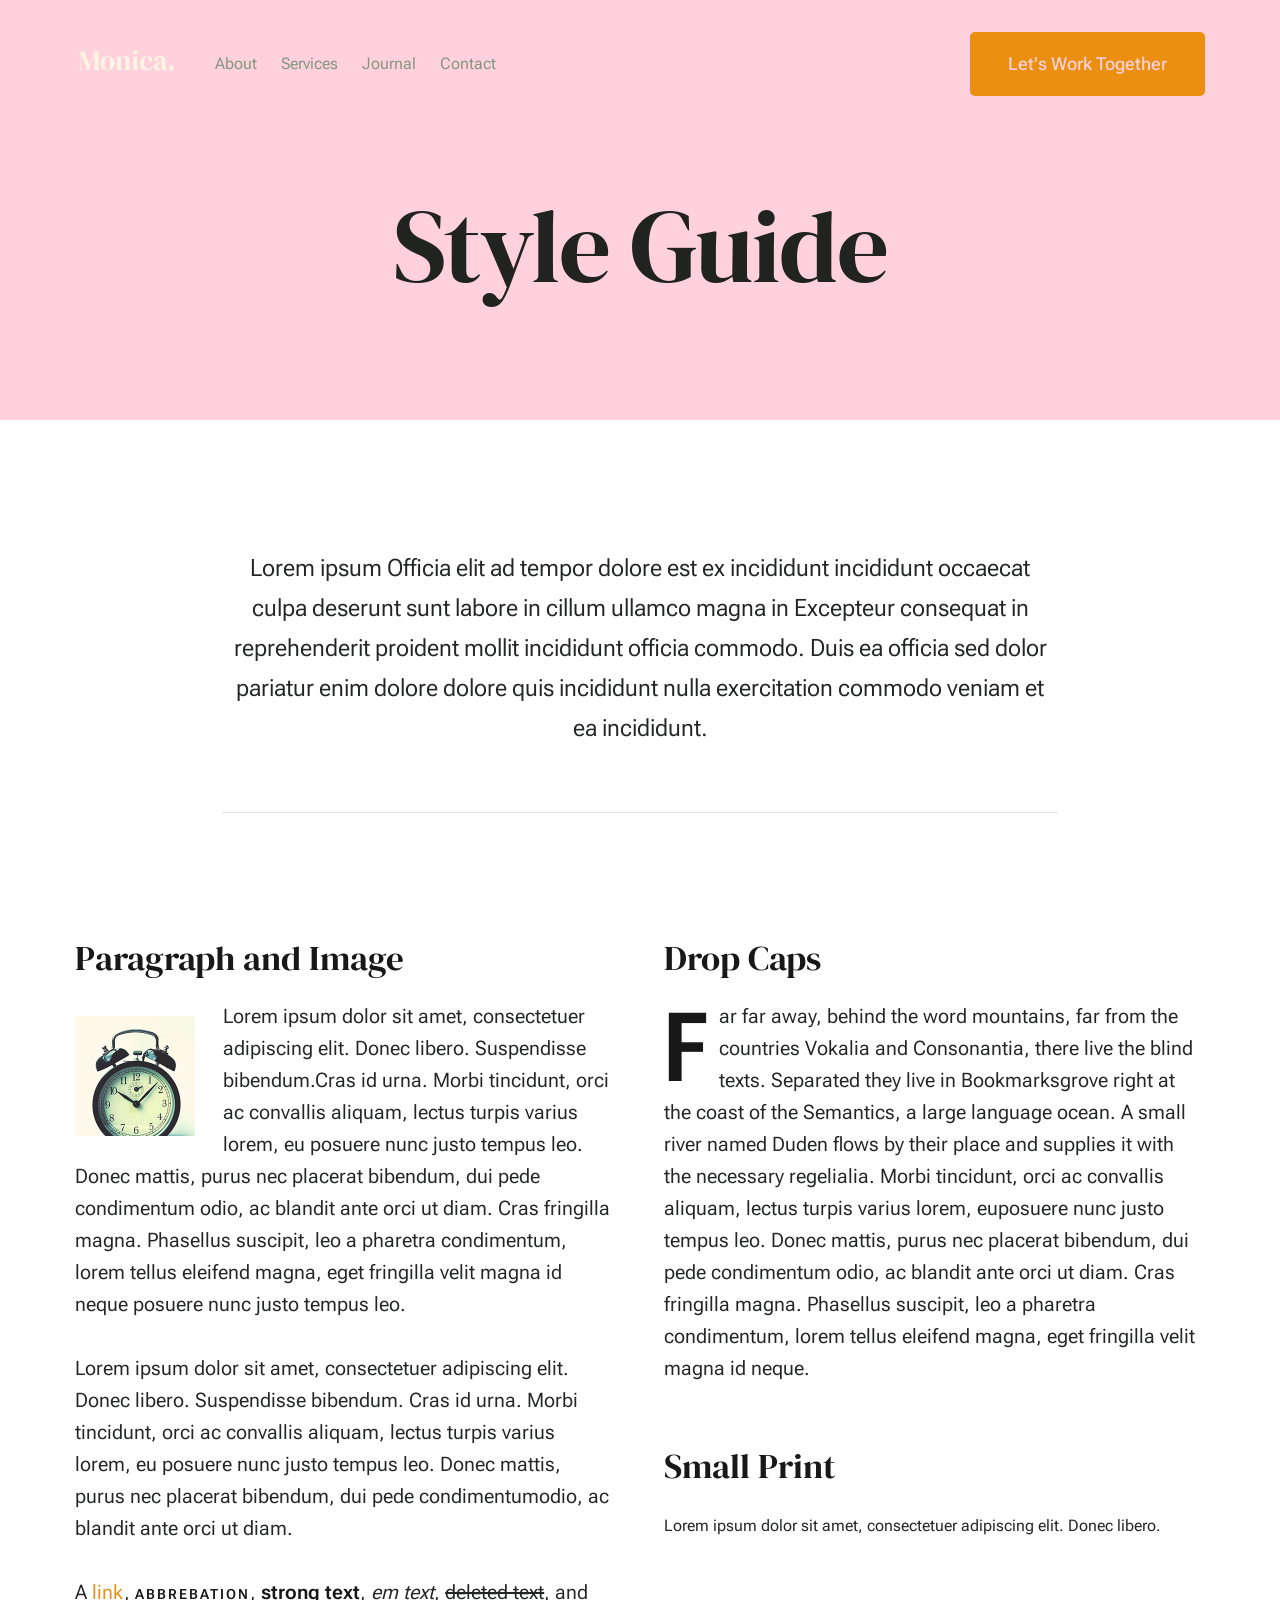
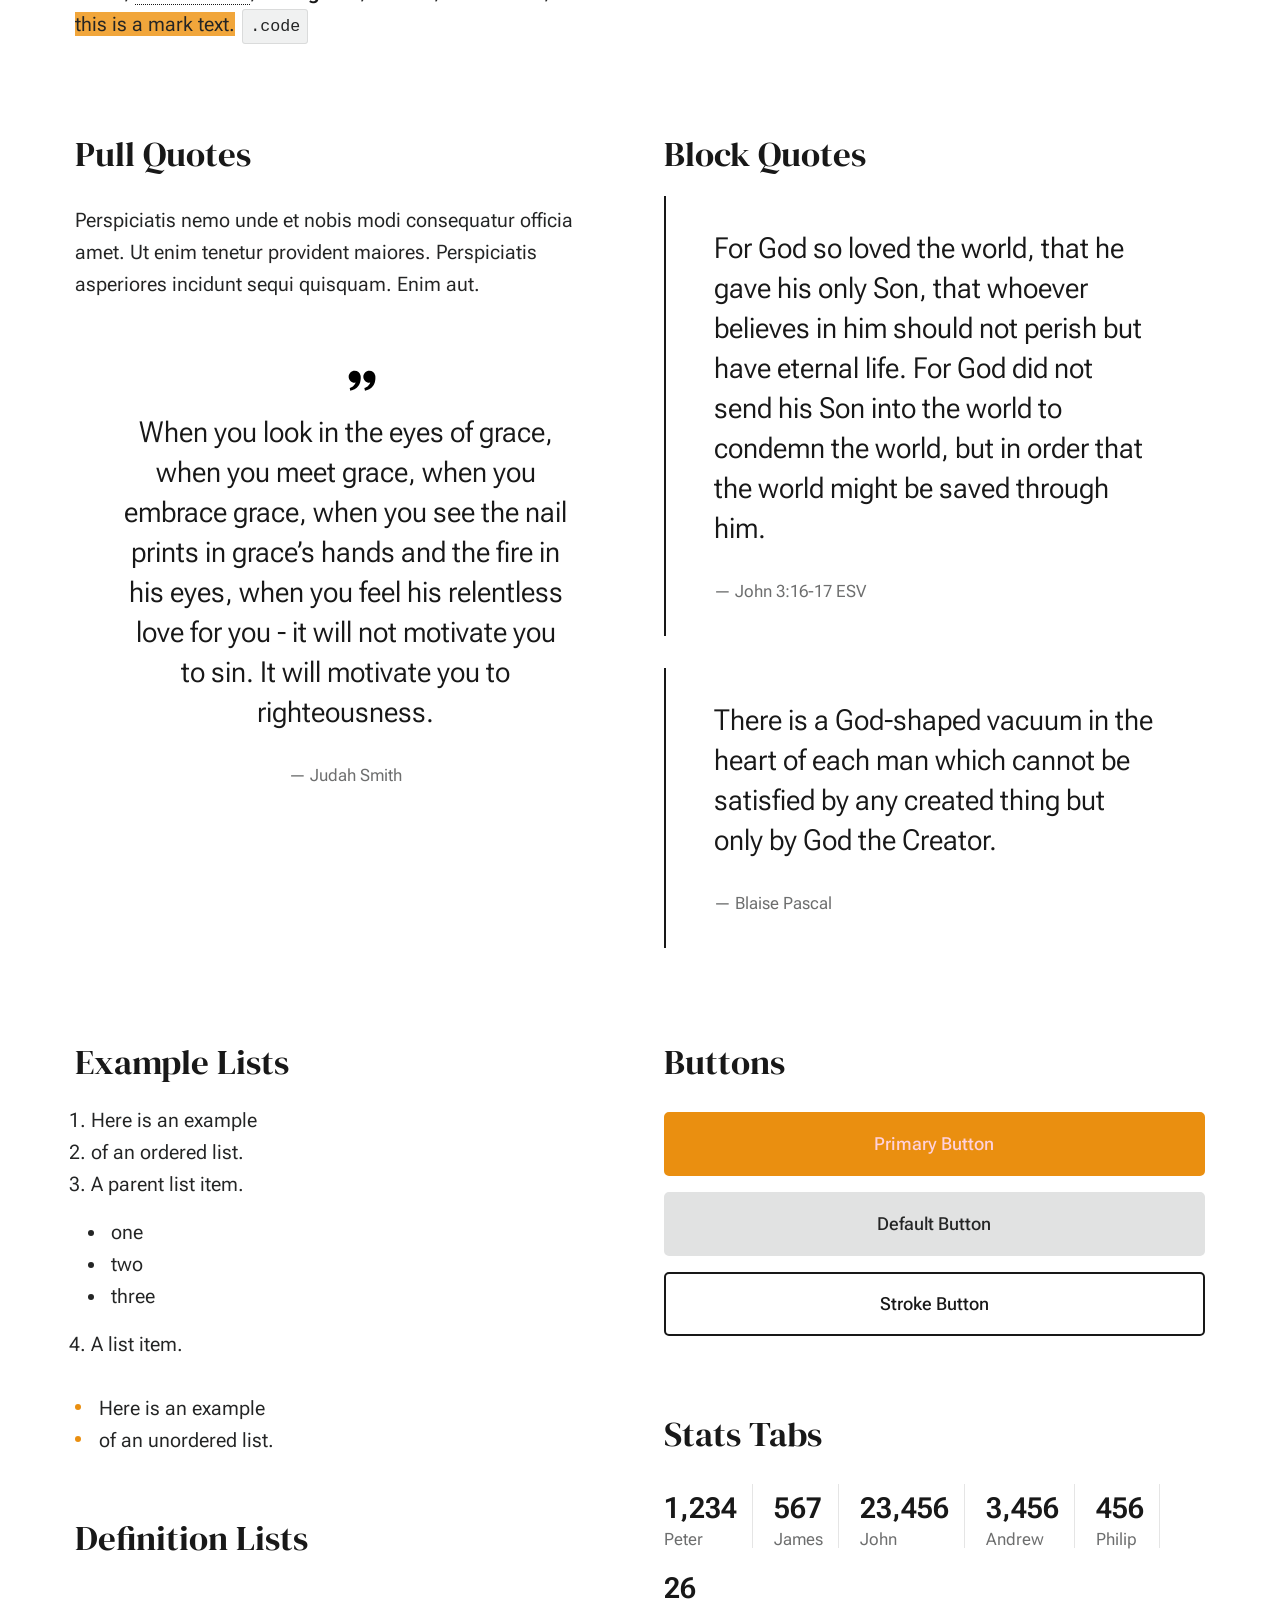
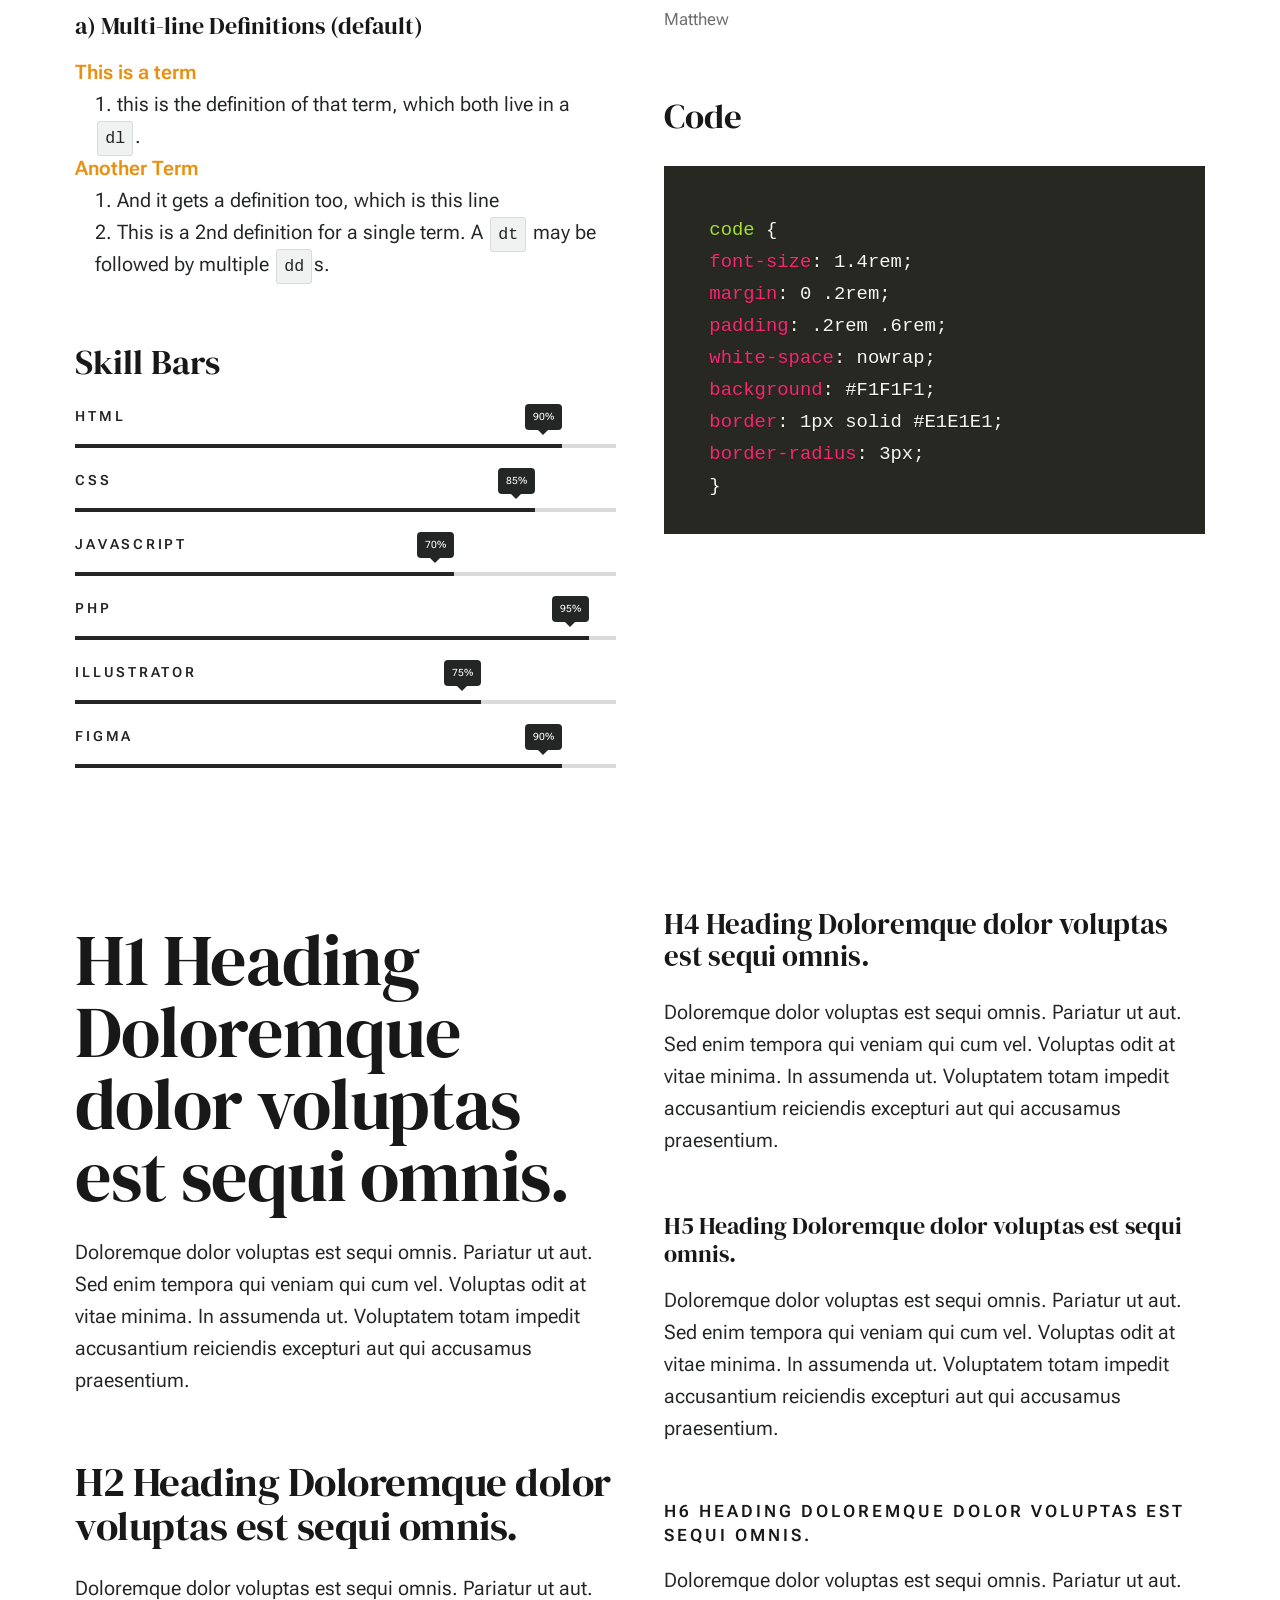
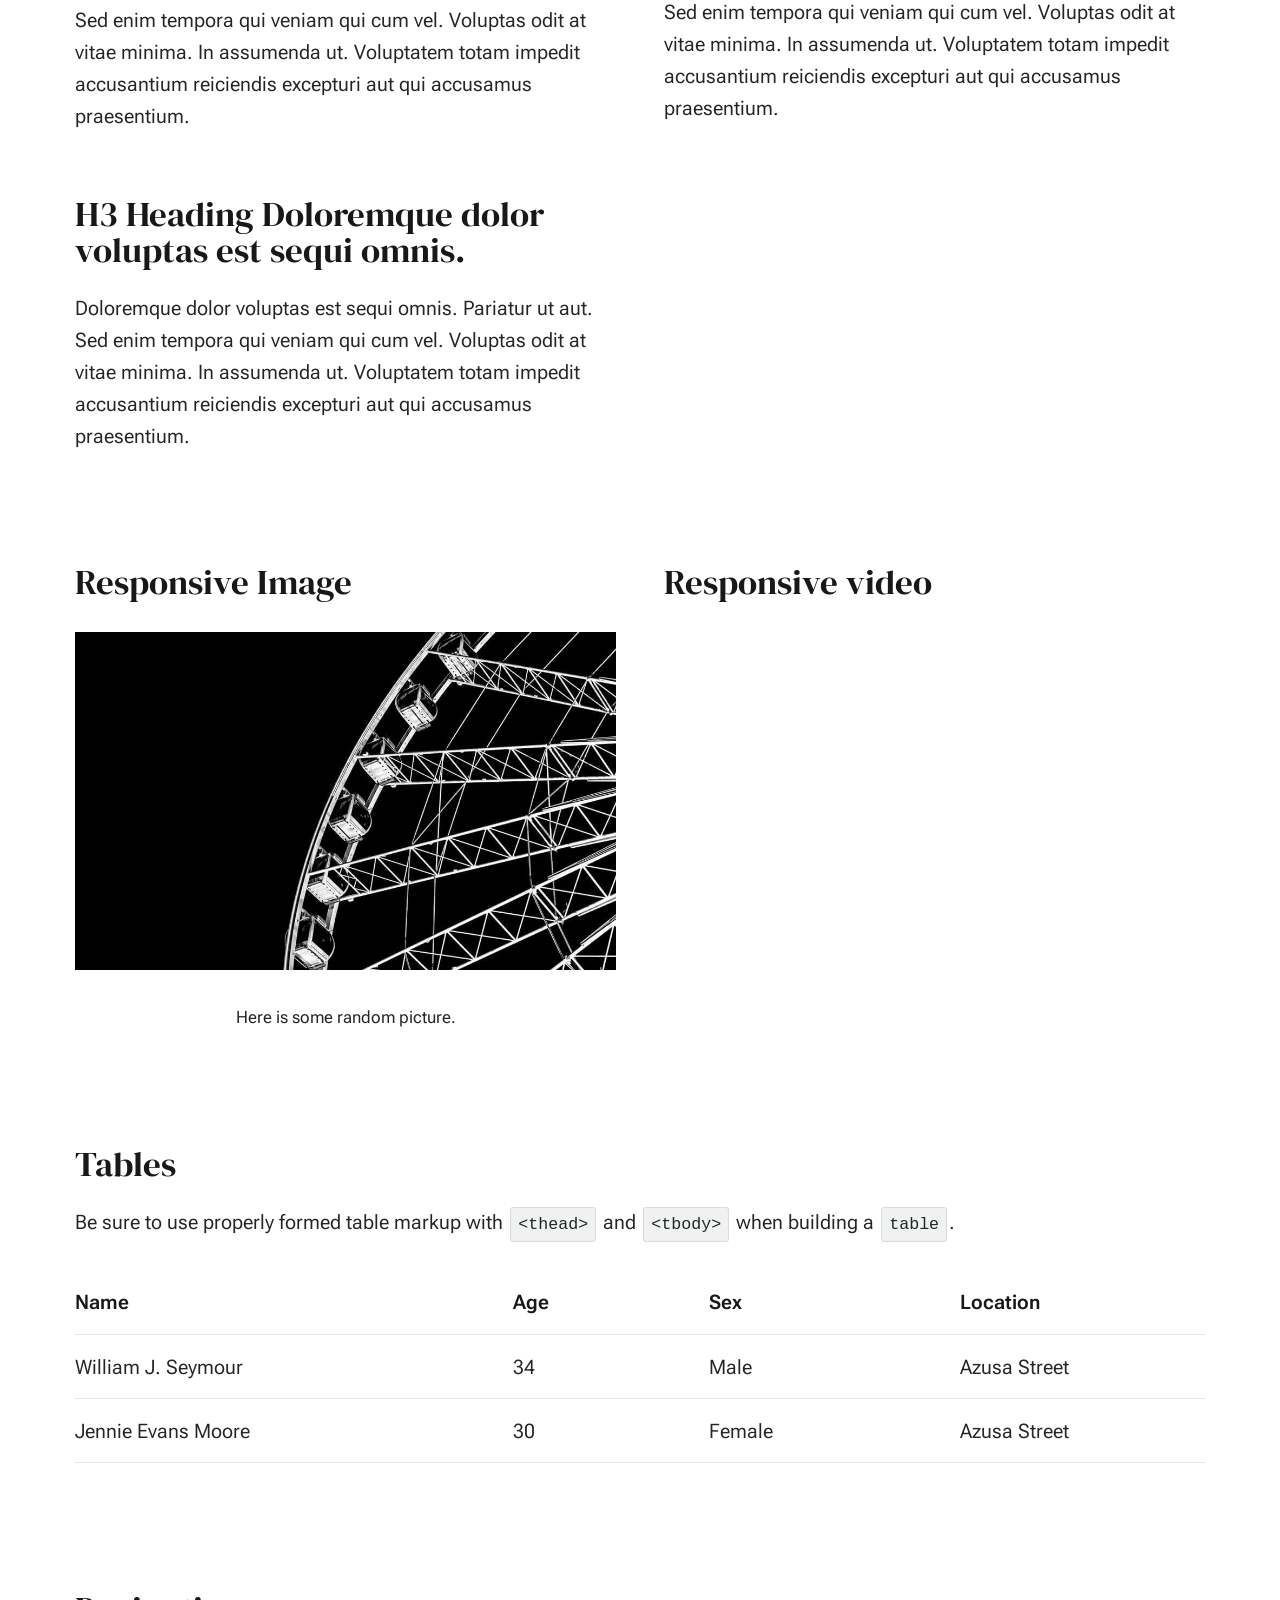
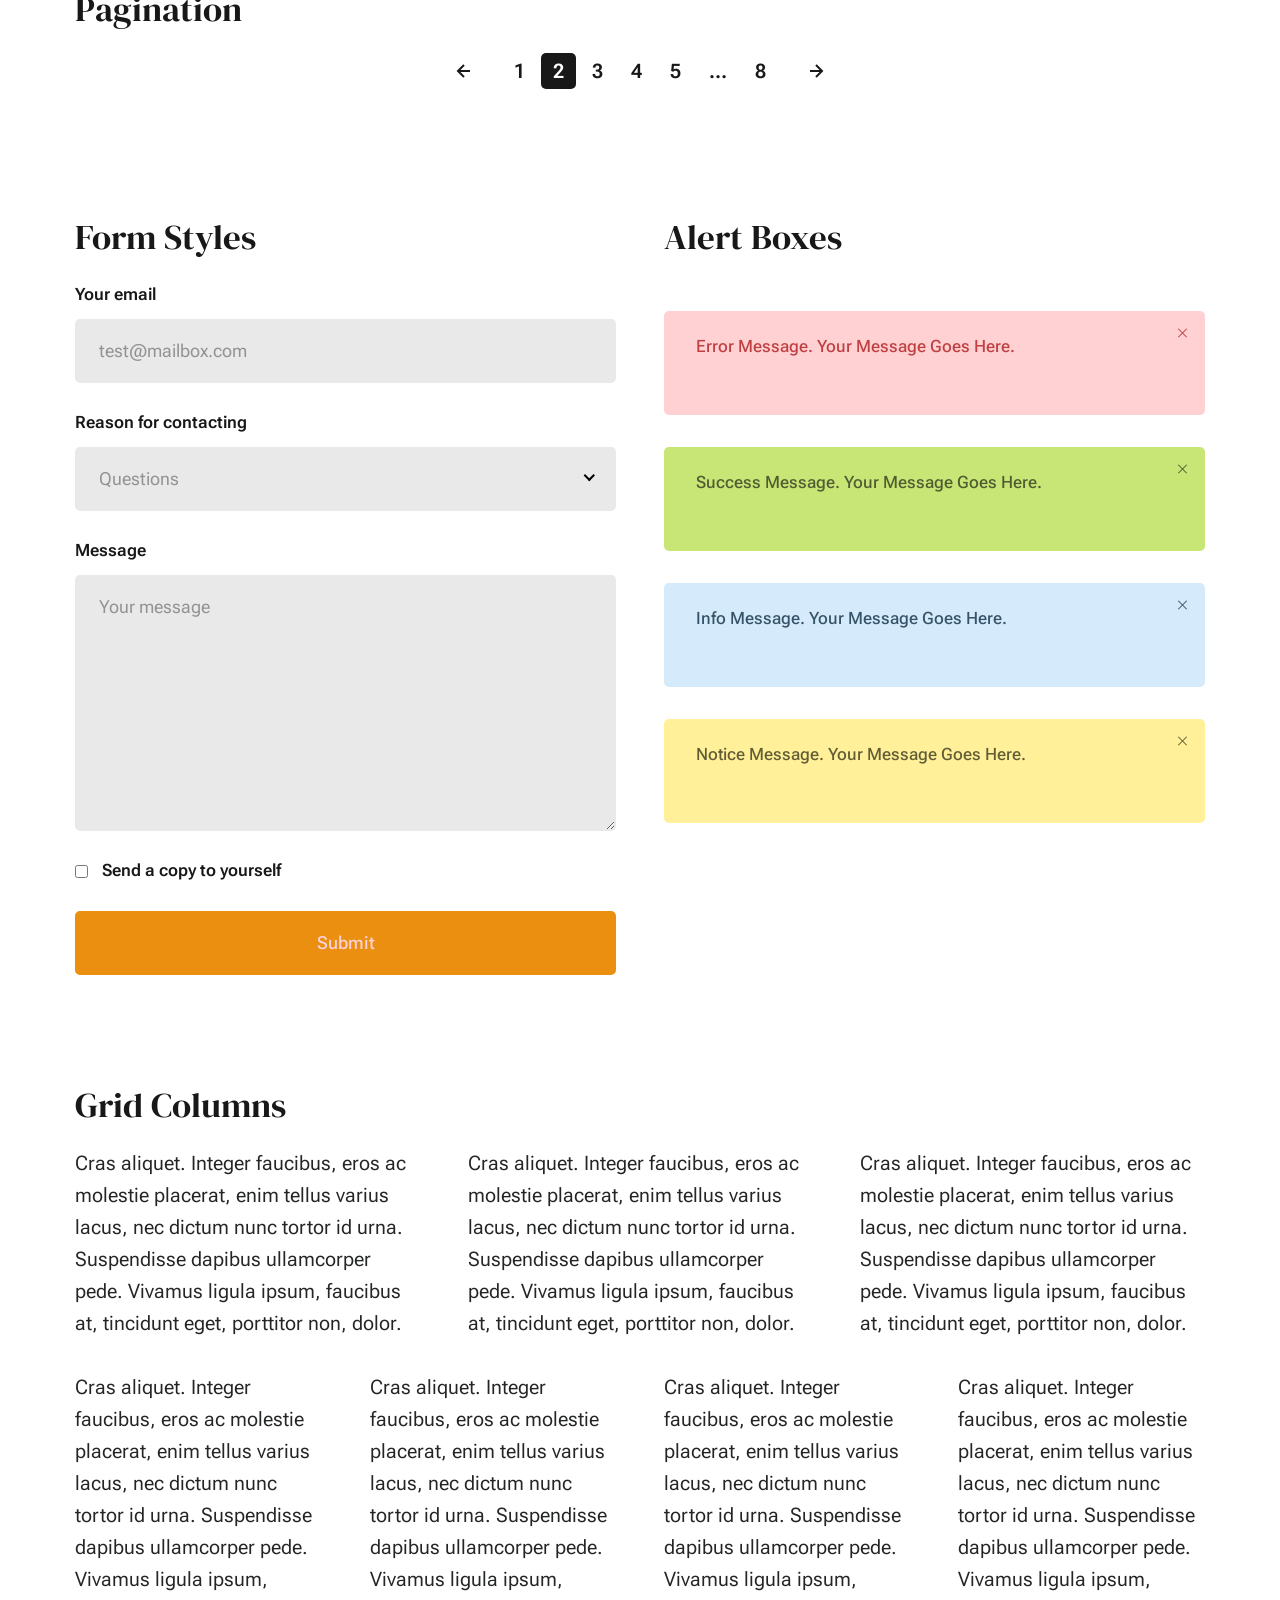
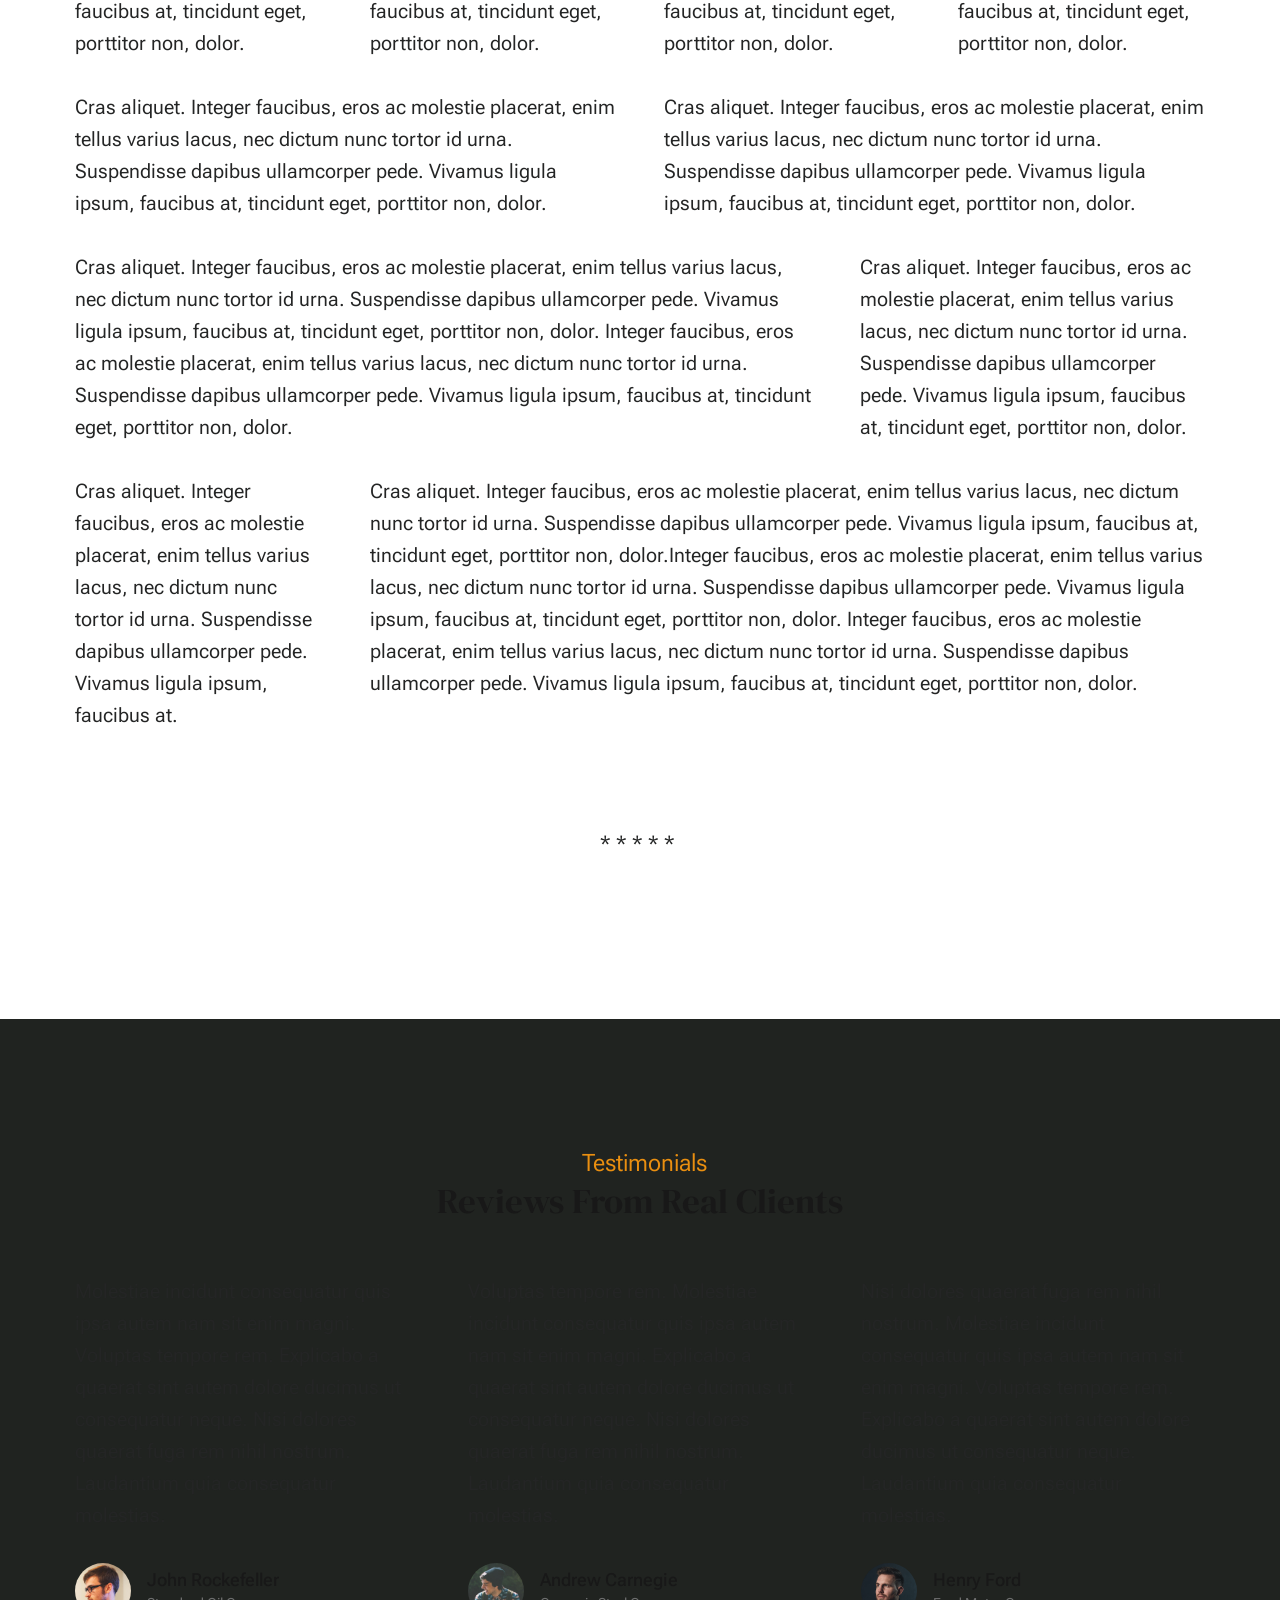
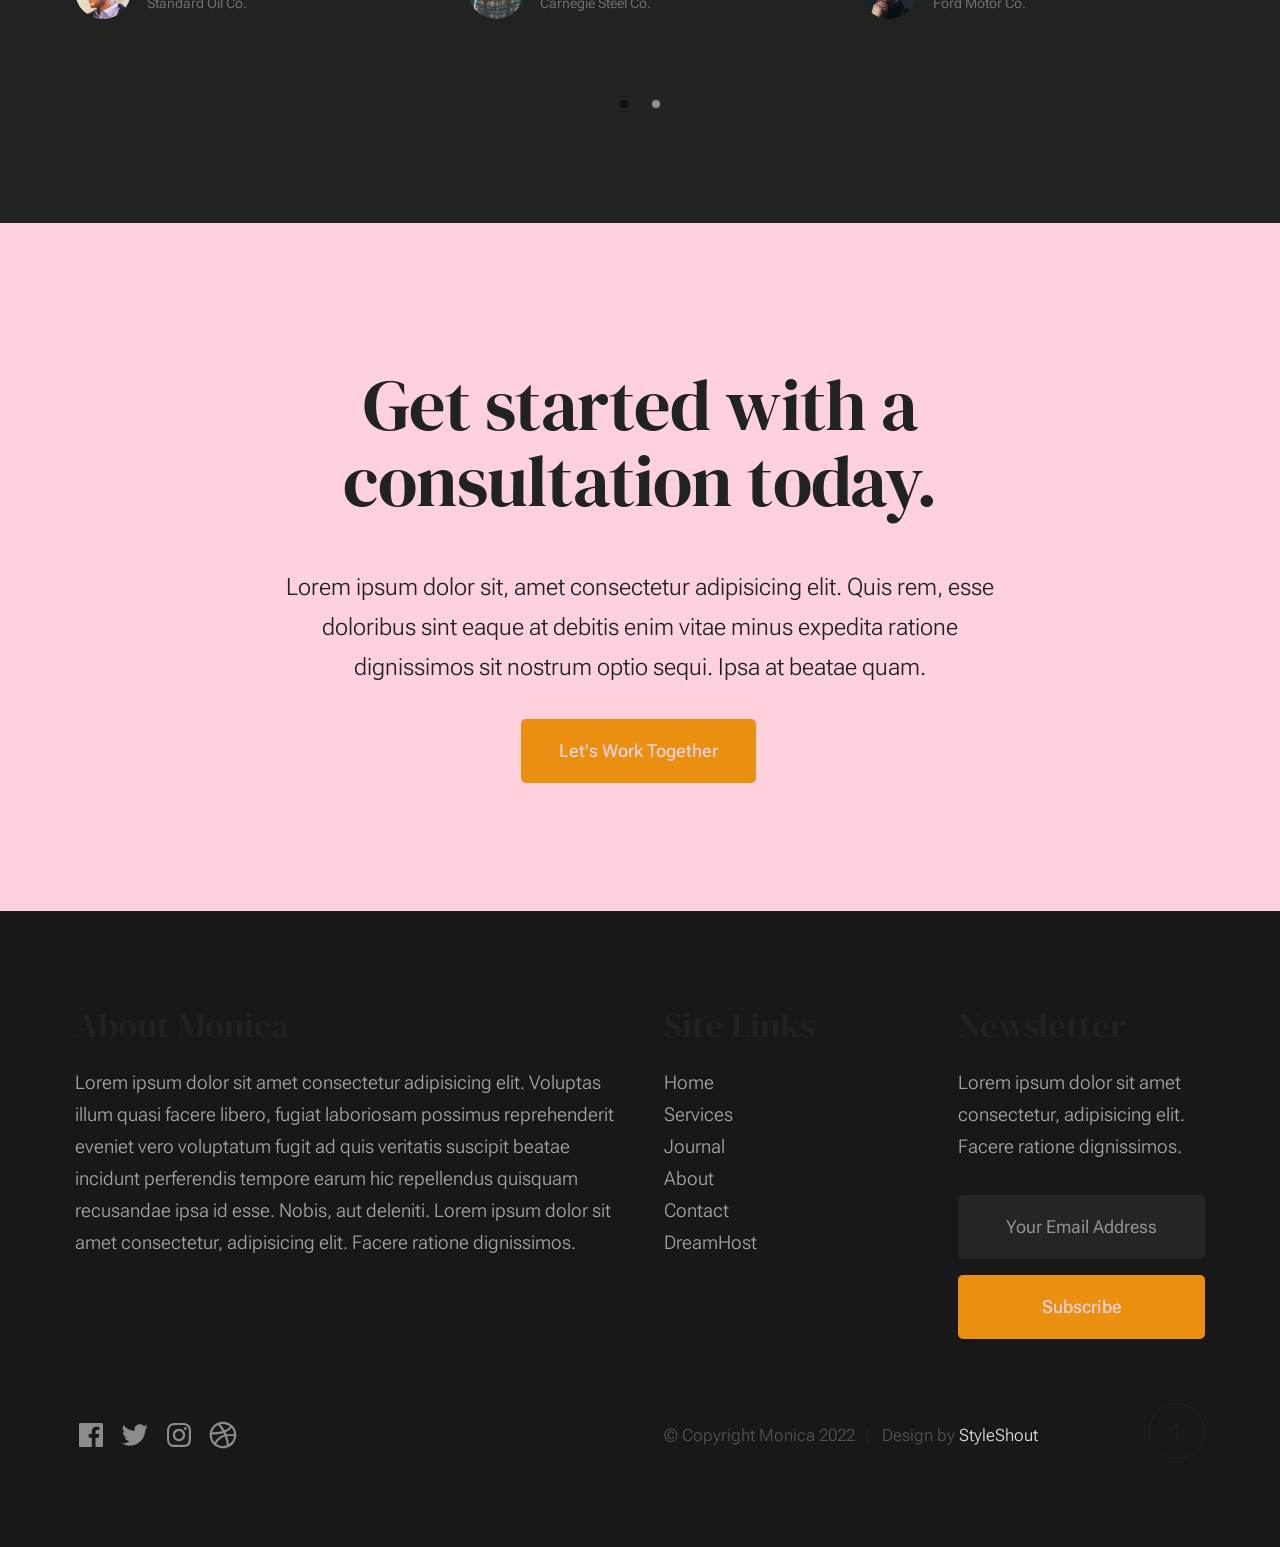
<file: styles.html>
<!DOCTYPE html>
<html lang="en" class="no-js" >
<head>

    <!--- basic page needs
    ================================================== -->
    <meta charset="utf-8">
    <meta name="viewport" content="width=device-width, initial-scale=1">
    <title>Styles - Monica</title>

    <script>
        document.documentElement.classList.remove('no-js');
        document.documentElement.classList.add('js');
    </script>

    <!-- CSS
    ================================================== -->
    <link rel="stylesheet" href="css/vendor.css">
    <link rel="stylesheet" href="css/styles.css">

    <!-- favicons
    ================================================== -->
    <link rel="apple-touch-icon" sizes="180x180" href="apple-touch-icon.png">
    <link rel="icon" type="image/png" sizes="32x32" href="favicon-32x32.png">
    <link rel="icon" type="image/png" sizes="16x16" href="favicon-16x16.png">
    <link rel="manifest" href="site.webmanifest">

</head>


<body id="top">


    <!-- preloader
    ================================================== -->
    <div id="preloader">
        <div id="loader" class="dots-fade">
            <div></div>
            <div></div>
            <div></div>
        </div>
    </div>


    <!-- page wrap
    ================================================== -->
    <div id="page" class="s-pagewrap">


        <!-- # site header 
        ================================================== -->
        <header class="s-header">

            <div class="row s-header__inner width-sixteen-col">

                <div class="s-header__block">
                    <div class="s-header__logo">
                        <a class="logo" href="index.html">
                            <img src="images/logo.svg" alt="Homepage">
                        </a>
                    </div>

                    <a class="s-header__menu-toggle" href="#0"><span>Menu</span></a>
                </div> <!-- end s-header__block -->

                <nav class="s-header__nav">
    
                    <ul class="s-header__menu-links">
                        <li><a href="about.html">About</a></li>
                        <li><a href="services.html">Services</a></li>
                        <li><a href="blog.html">Journal</a></li>
                        <li><a href="contact.html">Contact</a></li>
                    </ul> <!-- s-header__menu-links -->

                    <div class="s-header__contact">
                        <a href="contact.html" class="btn btn--primary s-header__contact-btn">Let's Work Together</a>                        
                    </div> <!-- s-header__contact -->
    
                </nav> <!-- end s-header__nav -->

            </div> <!-- end s-header__inner -->

        </header> <!-- end s-header -->


        <!-- # site main content
        ================================================== -->
        <section id="content" class="s-content">

               <section class="s-pageheader pageheader">
                    <div class="row">
                        <div class="column xl-12">
                            <h1 class="page-title">
                               Style Guide
                            </h1>                            
                        </div>
                    </div>
               </section> <!-- end pageheader --> 

               <section class="s-pagecontent pagecontent">

                    <div class="row row-x-center text-center">

                        <div class="column tab-12 xl-9">
            
                            <p class="lead">Lorem ipsum Officia elit ad tempor dolore est ex incididunt incididunt occaecat culpa deserunt 
                            sunt labore in cillum ullamco magna in Excepteur consequat in reprehenderit proident mollit incididunt officia commodo.
                            Duis ea officia sed dolor pariatur enim dolore dolore quis incididunt nulla exercitation commodo veniam et ea incididunt.
                            </p>
            
                            <hr>
                        </div>
            
                    </div> <!-- end row -->
            
                    <div class="row">
            
                        <div class="column mob-12 md-6 stack-on-900">
            
                            <h3>Paragraph and Image</h3>
            
                            <p><a href="#"><img width="120" height="120" class="u-pull-left" alt="sample-image" src="images/sample-image.jpg"></a>
                            Lorem ipsum dolor sit amet, consectetuer adipiscing elit. Donec libero. Suspendisse bibendum.Cras id urna. Morbi 
                            tincidunt, orci ac convallis aliquam, lectus turpis varius lorem, eu posuere nunc justo tempus leo. Donec mattis, 
                            purus nec placerat bibendum, dui pede condimentum odio, ac blandit ante orci ut diam. Cras fringilla magna. 
                            Phasellus suscipit, leo a pharetra condimentum, lorem tellus eleifend magna, eget fringilla velit magna id 
                            neque posuere nunc justo tempus leo. </p>
            
                            <p>
                            Lorem ipsum dolor sit amet, consectetuer adipiscing elit. Donec libero. Suspendisse bibendum. Cras id urna. 
                            Morbi tincidunt, orci ac convallis aliquam, lectus turpis varius lorem, eu posuere nunc justo tempus leo. 
                            Donec mattis, purus nec placerat bibendum, dui pede condimentumodio, ac blandit ante orci ut diam.	
                            </p>
            
                            <p>A <a href="#">link</a>,
                            <abbr title="this really isn't a very good description">abbrebation</abbr>,
                            <strong>strong text</strong>,
                            <em>em text</em>,
                            <del>deleted text</del>, and
                            <mark>this is a mark text.</mark>
                            <code>.code</code>
                            </p>
            
                        </div>
            
                        <div class="column mob-12 md-6">
            
                            <h3>Drop Caps</h3>
            
                            <p class="drop-cap">Far far away, behind the word mountains, far from the countries Vokalia and Consonantia,
                            there live the blind texts. Separated they live in Bookmarksgrove right at the coast of the
                            Semantics, a large language ocean. A small river named Duden flows by their place and supplies it with the 
                            necessary regelialia. Morbi tincidunt, orci ac convallis aliquam, lectus turpis varius lorem, 
                            euposuere nunc justo tempus leo. Donec mattis, purus nec placerat bibendum, dui pede condimentum odio, 
                            ac blandit ante orci ut diam. Cras fringilla magna. Phasellus suscipit, leo a pharetra condimentum, 
                            lorem tellus eleifend magna, eget fringilla velit magna id neque.
                            </p>
            
                            <h3>Small Print</h3>
            
                            <p><small>Lorem ipsum dolor sit amet, consectetuer adipiscing elit. Donec libero.</small></p>
                            
                    
            
                        </div>
            
                    </div> <!-- end row -->
            
                    <div class="row">
            
                        <div class="column xl-6 md-12">
            
                            <h3 class="u-add-bottom">Pull Quotes</h3>
            
                            <p>
                            Perspiciatis nemo unde et nobis modi consequatur officia amet. Ut enim 
                            tenetur provident maiores. Perspiciatis asperiores incidunt sequi 
                            quisquam. Enim aut. 
                            </p>
            
                            <figure class="pull-quote">
                                <blockquote>
                                    <p>
                                    When you look in the eyes of grace, when you meet grace, 
                                    when you embrace grace, when you see the nail prints in 
                                    grace’s hands and the fire in his eyes, when you feel his 
                                    relentless love for you - it will not motivate you to sin. 
                                    It will motivate you to righteousness.
                                    </p>
            
                                    <footer>
                                        <cite>Judah Smith</cite>
                                    </footer>
                                </blockquote>
                            </figure>
            
            
                        </div>
            
                        <div class="column xl-6 md-12">
            
                            <h3 class="h-add-bottom">Block Quotes</h3>
            
                            <blockquote cite="http://where-i-got-my-info-from.com">
                                <p>
                                For God so loved the world, that he gave his only Son, that whoever believes in 
                                him should not perish but have eternal life. For God did not send his Son into 
                                the world to condemn the world, but in order that the world might be 
                                saved through him.
                                </p>
            
                                <footer>
                                    <cite>
                                        <a href="#0">John 3:16-17 ESV</a>
                                    </cite>
                                </footer>
            
                            </blockquote>
            
                            <blockquote>
                                <p>There is a God-shaped vacuum in the heart of each man which cannot be satisfied 
                                by any created thing but only by God the Creator.</p>
            
                                <footer>
                                    <cite>Blaise Pascal</cite>
                                </footer>
            
                            </blockquote>
            
                        </div>
            
                    </div> <!-- end row -->
            
                    <div class="row u-add-half-bottom">
            
                        <div class="column xl-6 md-12">
            
                            <h3>Example Lists</h3>
            
                            <ol>
                                <li>Here is an example</li>
                                <li>of an ordered list.</li>
                                <li>A parent list item.
                                    <ul>
                                        <li>one</li>
                                        <li>two</li>
                                        <li>three</li>
                                    </ul>
                                    </li>
                                    <li>A list item.</li>
                                </ol>
            
                            <ul class="disc">
                                <li>Here is an example</li>
                                <li>of an unordered list.</li>
                            </ul>
            
                            <h3>Definition Lists</h3>
            
                            <h5>a) Multi-line Definitions (default) </h5>
            
                            <dl class="dictionary-style">
                                <dt><strong>This is a term</strong></dt>
                                    <dd>this is the definition of that term, which both live in a <code>dl</code>.</dd>
                                <dt><strong>Another Term</strong></dt>
                                    <dd>And it gets a definition too, which is this line</dd>
                                    <dd>This is a 2<sup>nd</sup> definition for a single term. A <code>dt</code> may be followed by multiple <code>dd</code>s.</dd>
                            </dl>
            
                            <h3 class="u-add-bottom">Skill Bars</h3>
            
                            <ul class="skill-bars">
                                <li>
                                <div class="progress percent90"><span>90%</span></div>
                                <strong>HTML</strong>
                                </li>
                                <li>
                                <div class="progress percent85"><span>85%</span></div>
                                <strong>CSS</strong>
                                </li>
                                <li>
                                <div class="progress percent70"><span>70%</span></div>
                                <strong>Javascript</strong>
                                </li>
                                <li>
                                <div class="progress percent95"><span>95%</span></div>
                                <strong>PHP</strong>
                                </li>
                                <li>
                                <div class="progress percent75"><span>75%</span></div>
                                <strong>Illustrator</strong>
                                </li>
                                <li>
                                <div class="progress percent90"><span>90%</span></div>
                                <strong>Figma</strong>
                                </li>
                            </ul>
            
                        </div>
            
                        <div class="column xl-6 md-12">
            
                            <h3 class="u-add-bottom">Buttons</h3>
            
                            <p>
                                <a class="btn btn--primary u-fullwidth" href="#0">Primary Button</a>
                                <a class="btn u-fullwidth" href="#0">Default Button</a>
                                <a class="btn btn--stroke u-fullwidth" href="#0">Stroke Button</a>
                            </p>
            
                            <h3>Stats Tabs</h3>
            
                            <ul class="stats-tabs">
                                <li><a href="#0">1,234 <em>Peter</em></a></li>
                                <li><a href="#0">567 <em>James</em></a></li>
                                <li><a href="#0">23,456 <em>John</em></a></li>
                                <li><a href="#0">3,456 <em>Andrew</em></a></li>
                                <li><a href="#0">456 <em>Philip</em></a></li>
                                <li><a href="#0">26 <em>Matthew</em></a></li>
                            </ul>
            
                            <h3 class="u-add-bottom">Code</h3>
            
<pre><code class="language-css">
    code {
    font-size: 1.4rem;
    margin: 0 .2rem;
    padding: .2rem .6rem;
    white-space: nowrap;
    background: #F1F1F1;
    border: 1px solid #E1E1E1;	
    border-radius: 3px;
    }
</code></pre>
            
                        </div>
            
                    </div> <!-- end row -->
            
                    <div class="row u-add-half-bottom">
            
                        <div class="column xl-6 md-12">
                                
                            <h1>H1 Heading Doloremque dolor voluptas est sequi omnis.</h1>
                            <p>Doloremque dolor voluptas est sequi omnis. Pariatur ut aut. Sed enim tempora qui veniam qui cum vel. 
                            Voluptas odit at vitae minima. In assumenda ut. Voluptatem totam impedit accusantium reiciendis excepturi aut qui accusamus praesentium.</p>
            
                            <h2>H2 Heading Doloremque dolor voluptas est sequi omnis.</h2>
                            <p>Doloremque dolor voluptas est sequi omnis. Pariatur ut aut. Sed enim tempora qui veniam qui cum vel. 
                            Voluptas odit at vitae minima. In assumenda ut. Voluptatem totam impedit accusantium reiciendis excepturi aut qui accusamus praesentium.</p>
            
                            <h3>H3 Heading Doloremque dolor voluptas est sequi omnis.</h3>
                            <p>Doloremque dolor voluptas est sequi omnis. Pariatur ut aut. Sed enim tempora qui veniam qui cum vel. 
                            Voluptas odit at vitae minima. In assumenda ut. Voluptatem totam impedit accusantium reiciendis excepturi aut qui accusamus praesentium.</p>
            
                            
                        </div>
            
                        <div class="column xl-6 md-12">
                            <h4>H4 Heading Doloremque dolor voluptas est sequi omnis.</h4>
                            <p>Doloremque dolor voluptas est sequi omnis. Pariatur ut aut. Sed enim tempora qui veniam qui cum vel. 
                            Voluptas odit at vitae minima. In assumenda ut. Voluptatem totam impedit accusantium reiciendis excepturi aut qui accusamus praesentium.</p>
            
                            <h5>H5 Heading Doloremque dolor voluptas est sequi omnis.</h5>
                            <p>Doloremque dolor voluptas est sequi omnis. Pariatur ut aut. Sed enim tempora qui veniam qui cum vel. 
                            Voluptas odit at vitae minima. In assumenda ut. Voluptatem totam impedit accusantium reiciendis excepturi aut qui accusamus praesentium.</p>
            
                            <h6>H6 Heading Doloremque dolor voluptas est sequi omnis.</h6>
                            <p>Doloremque dolor voluptas est sequi omnis. Pariatur ut aut. Sed enim tempora qui veniam qui cum vel. 
                            Voluptas odit at vitae minima. In assumenda ut. Voluptatem totam impedit accusantium reiciendis excepturi aut qui accusamus praesentium.</p>
                
                            
                        </div>
            
                    </div> <!-- end row -->
            
                    <div class="row u-add-half-bottom">
            
                        <div class="column xl-6 md-12">
            
                            <h3 class="u-add-bottom">Responsive Image</h3>
            
                            <figure>
                                <img src="images/wheel-500.jpg" 
                                srcset="images/wheel-1000.jpg 1000w, 
                                images/wheel-500.jpg 500w" 
                                sizes="(max-width: 1000px) 100vw, 1000px" alt="">
            
                                <figcaption>
                                    Here is some random picture.
                                </figcaption>
                            </figure>
            
                        </div>
            
                        <div class="column xl-6 md-12">
            
                            <h3 class="u-add-bottom">Responsive video</h3>
            
                            <div class="video-container">
                            <iframe src="https://player.vimeo.com/video/14592941?color=00a650&title=0&byline=0&portrait=0" width="500" height="281" frameborder="0" webkitallowfullscreen mozallowfullscreen allowfullscreen></iframe> 
                            </div>
            
                        </div>
                        
                    </div> <!-- end row -->
            
                    <div class="row u-add-bottom">
            
                        <div class="column xl-12">
            
                            <h3>Tables</h3>
                            <p>Be sure to use properly formed table markup with <code>&lt;thead&gt;</code> and <code>&lt;tbody&gt;</code> when building a <code>table</code>.</p>
            
                            <div class="table-responsive">
            
                                <table>
                                        <thead>
                                        <tr>
                                            <th>Name</th>
                                            <th>Age</th>
                                            <th>Sex</th>
                                            <th>Location</th>
                                        </tr>
                                        </thead>
                                        <tbody>
                                        <tr>
                                            <td>William J. Seymour</td>
                                            <td>34</td>
                                            <td>Male</td>
                                            <td>Azusa Street</td>
                                        </tr>
                                        <tr>
                                            <td>Jennie Evans Moore</td>
                                            <td>30</td>
                                            <td>Female</td>
                                            <td>Azusa Street</td>
                                        </tr>
                                        </tbody>
                                </table>
            
                            </div>
            
                        </div>
                        
                    </div> <!-- end row -->
            
                    <div class="row">
            
                        <div class="column xl-12">
                            <h3>Pagination</h3>
            
                            <nav class="pgn">
                                <ul>
                                    <li>
                                        <a class="pgn__prev" href="#0">
                                            <svg xmlns="http://www.w3.org/2000/svg" width="24" height="24" viewBox="0 0 24 24"><path d="M12.707 17.293L8.414 13H18v-2H8.414l4.293-4.293-1.414-1.414L4.586 12l6.707 6.707z"/></svg>
                                        </a>
                                    </li>
                                    <li><a class="pgn__num" href="#0">1</a></li>
                                    <li><span class="pgn__num current">2</span></li>
                                    <li><a class="pgn__num" href="#0">3</a></li>
                                    <li><a class="pgn__num" href="#0">4</a></li>
                                    <li><a class="pgn__num" href="#0">5</a></li>
                                    <li><span class="pgn__num dots">…</span></li>
                                    <li><a class="pgn__num" href="#0">8</a></li>
                                    <li>
                                        <a class="pgn__next" href="#0">
                                            <svg xmlns="http://www.w3.org/2000/svg" width="24" height="24" viewBox="0 0 24 24"><path d="M11.293 17.293l1.414 1.414L19.414 12l-6.707-6.707-1.414 1.414L15.586 11H6v2h9.586z"/></svg>
                                        </a>
                                    </li>
                                </ul>
                            </nav>
                        </div>
            
                    </div> <!-- end row -->
            
                    <div class="row">
            
                        <div class="column xl-6 md-12">
            
                            <h3 class="u-add-bottom">Form Styles</h3>
            
                            <form>
                                <div>
                                    <label for="sampleInput">Your email</label>
                                    <input class="u-fullwidth" type="email" placeholder="test@mailbox.com" id="sampleInput">
                                </div>
                                <div>
                                    <label for="sampleRecipientInput">Reason for contacting</label>
                                    <div class="ss-custom-select">
                                        <select class="u-fullwidth" id="sampleRecipientInput">
                                            <option value="Option 1">Questions</option>
                                            <option value="Option 2">Report</option>
                                            <option value="Option 3">Others</option>
                                        </select>
                                    </div>
                                </div>
                                
                                <label for="exampleMessage">Message</label>
                                <textarea class="u-fullwidth" placeholder="Your message" id="exampleMessage"></textarea>
            
                                <label class="u-add-bottom">
                                    <input type="checkbox">
                                    <span class="label-text">Send a copy to yourself</span>
                                </label>
                            
                                <input class="btn--primary u-fullwidth" type="submit" value="Submit">
                            </form>
            
                        </div>
            
                        <div class="column xl-6 md-12">
            
                            <h3>Alert Boxes</h3>
            
                            <br>
                            
                            <div class="alert-box alert-box--error">
                                <p>Error Message. Your Message Goes Here.</p>
                                <span class="alert-box__close"></span>
                            </div><!-- end error -->
                                    
                            <div class="alert-box alert-box--success">
                                <p>Success Message. Your Message Goes Here.</p>
                                <span class="alert-box__close"></span>
                            </div><!-- end success -->
                                    
                            <div class="alert-box alert-box--info">
                                <p>Info Message. Your Message Goes Here.</p>
                                <span class="alert-box__close"></span>
                            </div><!-- end info -->
                                    
                            <div class="alert-box alert-box--notice">
                                <p>Notice Message. Your Message Goes Here.</p>
                                <span class="alert-box__close"></span>
                            </div><!-- end notice -->
                        
                        </div>
            
                    </div> <!-- end row -->
            
                    <div class="row">
            
                        <div class="xl-12 column">
                        <h3 class="half-bottom">Grid Columns</h3>
                        </div>
            
                    </div> <!-- Row End-->
            
                    <!--<h4>1/3 Columns</h4>  -->
            
                    <div class="row">
            
                        <div class="xl-4 md-12 column">
                            <p>
                            Cras aliquet. Integer faucibus, eros ac molestie placerat, enim tellus varius lacus,
                            nec dictum nunc tortor id urna. Suspendisse dapibus ullamcorper pede. Vivamus ligula ipsum,
                            faucibus at, tincidunt eget, porttitor non, dolor. 
                            </p>
                        </div>
            
                        <div class="xl-4 md-12 column">
                            <p>
                            Cras aliquet. Integer faucibus, eros ac molestie placerat, enim tellus varius lacus,
                            nec dictum nunc tortor id urna. Suspendisse dapibus ullamcorper pede. Vivamus ligula ipsum,
                            faucibus at, tincidunt eget, porttitor non, dolor. 
                            </p>
                        </div>
            
                        <div class="xl-4 md-12 column">
                            <p>
                            Cras aliquet. Integer faucibus, eros ac molestie placerat, enim tellus varius lacus,
                            nec dictum nunc tortor id urna. Suspendisse dapibus ullamcorper pede. Vivamus ligula ipsum,
                            faucibus at, tincidunt eget, porttitor non, dolor. 
                            </p>
                        </div>
            
                    </div>
            
                    <!--<h4>1/4 Columns</h4>  -->
            
                    <div class="row">
            
                        <div class="xl-3 md-6 tab-12 column">
                            <p>
                            Cras aliquet. Integer faucibus, eros ac molestie placerat, enim tellus varius lacus,
                            nec dictum nunc tortor id urna. Suspendisse dapibus ullamcorper pede. Vivamus ligula ipsum,
                            faucibus at, tincidunt eget, porttitor non, dolor. 
                            </p>
                        </div>
            
                        <div class="xl-3 md-6 tab-12 column">
                            <p>
                            Cras aliquet. Integer faucibus, eros ac molestie placerat, enim tellus varius lacus,
                            nec dictum nunc tortor id urna. Suspendisse dapibus ullamcorper pede. Vivamus ligula ipsum,
                            faucibus at, tincidunt eget, porttitor non, dolor. 
                            </p>
                        </div>
            
                        <div class="xl-3 md-6 tab-12 column">
                            <p>
                            Cras aliquet. Integer faucibus, eros ac molestie placerat, enim tellus varius lacus,
                            nec dictum nunc tortor id urna. Suspendisse dapibus ullamcorper pede. Vivamus ligula ipsum,
                            faucibus at, tincidunt eget, porttitor non, dolor. 
                            </p>
                        </div>
            
                        <div class="xl-3 md-6 tab-12 column">
                            <p>
                            Cras aliquet. Integer faucibus, eros ac molestie placerat, enim tellus varius lacus,
                            nec dictum nunc tortor id urna. Suspendisse dapibus ullamcorper pede. Vivamus ligula ipsum,
                            faucibus at, tincidunt eget, porttitor non, dolor. 
                            </p>
                        </div>
            
                    </div>
            
                    <!--<h4>1/2 Columns</h4>  -->
            
                    <div class="row">
            
                        <div class="xl-6 tab-12 column">
                            <p>
                            Cras aliquet. Integer faucibus, eros ac molestie placerat, enim tellus varius lacus,
                            nec dictum nunc tortor id urna. Suspendisse dapibus ullamcorper pede. Vivamus ligula ipsum,
                            faucibus at, tincidunt eget, porttitor non, dolor. 
                            </p>
                        </div>
            
                        <div class="xl-6 tab-12 column">
                            <p>
                            Cras aliquet. Integer faucibus, eros ac molestie placerat, enim tellus varius lacus,
                            nec dictum nunc tortor id urna. Suspendisse dapibus ullamcorper pede. Vivamus ligula ipsum,
                            faucibus at, tincidunt eget, porttitor non, dolor. 
                            </p>
                        </div>
            
                    </div>
            
                    <!--<h4>2/3 Columns</h4>  -->
            
                    <div class="row">
            
                        <div class="xl-8 md-7 tab-12 column">
                            <p>
                            Cras aliquet. Integer faucibus, eros ac molestie placerat, enim tellus varius lacus,
                            nec dictum nunc tortor id urna. Suspendisse dapibus ullamcorper pede. Vivamus ligula ipsum,
                            faucibus at, tincidunt eget, porttitor non, dolor. Integer faucibus, eros ac molestie placerat, enim tellus varius lacus,
                            nec dictum nunc tortor id urna. Suspendisse dapibus ullamcorper pede. Vivamus ligula ipsum,
                            faucibus at, tincidunt eget, porttitor non, dolor.
                            </p>
                        </div>
            
                        <div class="xl-4 md-5 tab-12 column">
                            <p>
                            Cras aliquet. Integer faucibus, eros ac molestie placerat, enim tellus varius lacus,
                            nec dictum nunc tortor id urna. Suspendisse dapibus ullamcorper pede. Vivamus ligula ipsum,
                            faucibus at, tincidunt eget, porttitor non, dolor. 
                            </p>
                        </div>
            
                    </div>
            
                    <!--<h4>3/4 Columns</h4>  -->
            
                    <div class="row">
            
                        <div class="xl-3 md-5 tab-12 column">
                            <p>
                            Cras aliquet. Integer faucibus, eros ac molestie placerat, enim tellus varius lacus,
                            nec dictum nunc tortor id urna. Suspendisse dapibus ullamcorper pede. Vivamus ligula ipsum,
                            faucibus at. 
                            </p>
                        </div>
            
                        <div class="xl-9 md-7 tab-12 column">
                            <p>
                            Cras aliquet. Integer faucibus, eros ac molestie placerat, enim tellus varius lacus,
                            nec dictum nunc tortor id urna. Suspendisse dapibus ullamcorper pede. Vivamus ligula ipsum,
                            faucibus at, tincidunt eget, porttitor non, dolor.Integer faucibus, eros ac molestie placerat, enim tellus varius lacus,
                            nec dictum nunc tortor id urna. Suspendisse dapibus ullamcorper pede. Vivamus ligula ipsum,
                            faucibus at, tincidunt eget, porttitor non, dolor. Integer faucibus, eros ac molestie placerat, enim tellus varius lacus,
                            nec dictum nunc tortor id urna. Suspendisse dapibus ullamcorper pede. Vivamus ligula ipsum,
                            faucibus at, tincidunt eget, porttitor non, dolor.
                            </p>
                        </div>
            
                    </div> 
            
                    <hr class="fancy">

               </section> <!-- pagecontent -->

               <section class="s-testimonials">

                    <div class="s-testimonials__header row row-x-center text-center">
                        <div class="column xl-8 lg-12">
        
                            <p class="text-pretitle">
                            Testimonials
                            </p>
                            <h3>
                            Reviews From Real Clients
                            </h3>                        
        
                        </div>
                    </div> <!--end s-testimonials__header -->

                    <div class="row s-testimonials__content">
                        <div class="column xl-12 testimonials">

                            <div class="swiper-container testimonials__slider page-slider">

                                <div class="swiper-wrapper">
                                    <div class="testimonials__slide swiper-slide">
                                        <p>
                                        Molestiae incidunt consequatur quis ipsa autem nam sit enim magni. Voluptas tempore rem. 
                                        Explicabo a quaerat sint autem dolore ducimus ut consequatur neque. Nisi dolores quaerat fuga rem nihil nostrum.
                                        Laudantium quia consequatur molestias.
                                        </p>
                                        <div class="testimonials__author">
                                            <img src="images/avatars/user-01.jpg" alt="Author image" class="testimonials__avatar">
                                            <cite class="testimonials__cite">
                                                <strong>John Rockefeller</strong>
                                                <span>Standard Oil Co.</span>
                                            </cite>
                                        </div>
                                    </div>
                                    <div class="testimonials__slide swiper-slide">
                                        <p>
                                        Voluptas tempore rem. Molestiae incidunt consequatur quis ipsa autem nam sit enim magni. 
                                        Explicabo a quaerat sint autem dolore ducimus ut consequatur neque. Nisi dolores quaerat fuga rem nihil nostrum.
                                        Laudantium quia consequatur molestias.
                                        </p>
                                        <div class="testimonials__author">
                                            <img src="images/avatars/user-04.jpg" alt="Author image" class="testimonials__avatar">
                                            <cite class="testimonials__cite">
                                                <strong>Andrew Carnegie</strong>
                                                <span>Carnegie Steel Co.</span>
                                            </cite>
                                        </div>
                                    </div>
                                    <div class="testimonials__slide swiper-slide">
                                        <p>
                                        Nisi dolores quaerat fuga rem nihil nostrum. Molestiae incidunt consequatur quis ipsa autem nam sit enim magni. 
                                        Voluptas tempore rem. Explicabo a quaerat sint autem dolore ducimus ut consequatur neque. 
                                        Laudantium quia consequatur molestias.
                                        </p>
                                        <div class="testimonials__author">
                                            <img src="images/avatars/user-06.jpg" alt="Author image" class="testimonials__avatar">
                                            <cite class="testimonials__cite">
                                                <strong>Henry Ford</strong>
                                                <span>Ford Motor Co.</span>
                                            </cite>
                                        </div>
                                    </div>
                                    <div class="testimonials__slide swiper-slide">
                                        <p>
                                        Molestiae incidunt consequatur quis ipsa autem nam sit enim magni. Voluptas tempore rem. 
                                        Explicabo a quaerat sint autem dolore ducimus ut consequatur neque. Nisi dolores quaerat fuga rem nihil nostrum.
                                        Laudantium quia consequatur molestias.
                                        </p>
                                        <div class="testimonials__author">
                                            <img src="images/avatars/user-02.jpg" alt="Author image" class="testimonials__avatar">
                                            <cite class="testimonials__cite">
                                                <strong>John Morgan</strong>
                                                <span>JP Morgan & Co.</span>
                                            </cite>
                                        </div>
                                    </div> 
                                </div> <!-- end swiper-wrapper --> 

                                <div class="swiper-pagination"></div>

                            </div> <!--end testimonials__slider --> 

                        </div> <!-- testimonials -->
                    </div> <!--end s-testimonials__content -->

               </section> <!-- end s-testimonials -->

        </section> <!-- s-content-->

        <!-- # cta
        ================================================== -->
        <section id="cta" class="s-cta">

            <div class="row row-x-center text-center">
                <div class="column xl-8 lg-12">

                    <div class="s-cta__content">
                        <h2 class="text-display-title">
                        Get started with a consultation today.
                        </h2>
                        <p class="lead">
                        Lorem ipsum dolor sit, amet consectetur adipisicing elit. Quis rem, esse doloribus sint eaque at debitis enim vitae minus expedita ratione dignissimos sit nostrum optio sequi. Ipsa at beatae quam.
                        </p>
                        <a href="contact.html" class="btn btn--primary">Let's Work Together</a>
                    </div>

                </div>
            </div>

        </section> <!-- end s-cta -->


        <!-- # footer 
        ================================================== -->
        <footer class="s-footer">
            <div class="row s-footer__content">
                <div class="column xl-6 lg-6 md-12 s-footer__block s-footer__about">                    
                    <h3>About Monica</h3>
                    <p>
                    Lorem ipsum dolor sit amet consectetur adipisicing elit. Voluptas illum quasi facere libero, 
                    fugiat laboriosam possimus reprehenderit eveniet vero voluptatum fugit ad quis veritatis suscipit beatae 
                    incidunt perferendis tempore earum hic repellendus quisquam recusandae ipsa id esse. Nobis, aut deleniti.
                    Lorem ipsum dolor sit amet consectetur, adipisicing elit. Facere ratione dignissimos.
                    </p>               
                </div>                
                <div class="column xl-3 lg-6 md-12 s-footer__block s-footer__site-links">
                    <h3>Site Links</h3>
                    <ul class="link-list">
                        <li><a href="index.html">Home</a></li>
                        <li><a href="services.html">Services</a></li>
                        <li><a href="blog.html">Journal</a></li>
                        <li><a href="about.html">About</a></li>
                        <li><a href="contact.html">Contact</a></li>
                        <li><a href="https://www.dreamhost.com/r.cgi?287326">DreamHost</a></li>
                    </ul>
                </div>
                <div class="column xl-3 lg-6 md-12 tab-12 s-footer__block s-footer__newsletter">
                    <h3>Newsletter</h3>

                    <p>
                    Lorem ipsum dolor sit amet consectetur, adipisicing elit. Facere ratione dignissimos.
                    </p>

                    <div class="subscribe-form">
                        <form id="mc-form" class="mc-form">
                            <input type="email" name="EMAIL" id="mce-EMAIL" class="u-fullwidth text-center" placeholder="Your Email Address" title="The domain portion of the email address is invalid (the portion after the @)." pattern="^([^\x00-\x20\x22\x28\x29\x2c\x2e\x3a-\x3c\x3e\x40\x5b-\x5d\x7f-\xff]+|\x22([^\x0d\x22\x5c\x80-\xff]|\x5c[\x00-\x7f])*\x22)(\x2e([^\x00-\x20\x22\x28\x29\x2c\x2e\x3a-\x3c\x3e\x40\x5b-\x5d\x7f-\xff]+|\x22([^\x0d\x22\x5c\x80-\xff]|\x5c[\x00-\x7f])*\x22))*\x40([^\x00-\x20\x22\x28\x29\x2c\x2e\x3a-\x3c\x3e\x40\x5b-\x5d\x7f-\xff]+|\x5b([^\x0d\x5b-\x5d\x80-\xff]|\x5c[\x00-\x7f])*\x5d)(\x2e([^\x00-\x20\x22\x28\x29\x2c\x2e\x3a-\x3c\x3e\x40\x5b-\x5d\x7f-\xff]+|\x5b([^\x0d\x5b-\x5d\x80-\xff]|\x5c[\x00-\x7f])*\x5d))*(\.\w{2,})+$" required>
                            <input type="submit" name="subscribe" value="Subscribe" class="btn btn--primary btn--small u-fullwidth">
                            <!-- <div style="position: absolute; left: -5000px;" aria-hidden="true"><input type="text" name="b_cdb7b577e41181934ed6a6a44_9a91cfe7b3" tabindex="-1" value=""></div> -->
                            <div class="mc-status"></div>
                        </form>
                    </div>
                </div>
            </div>    
            
            <div class="row s-footer__bottom">
                <div class="column xl-6 lg-12">
                    <ul class="s-footer__social social-list">
                        <li>
                            <a href="#0">
                                <svg xmlns="http://www.w3.org/2000/svg" width="24" height="24" viewBox="0 0 24 24" style="fill:rgba(0, 0, 0, 1);transform:;-ms-filter:"><path d="M20,3H4C3.447,3,3,3.448,3,4v16c0,0.552,0.447,1,1,1h8.615v-6.96h-2.338v-2.725h2.338v-2c0-2.325,1.42-3.592,3.5-3.592 c0.699-0.002,1.399,0.034,2.095,0.107v2.42h-1.435c-1.128,0-1.348,0.538-1.348,1.325v1.735h2.697l-0.35,2.725h-2.348V21H20 c0.553,0,1-0.448,1-1V4C21,3.448,20.553,3,20,3z"></path></svg>
                                <span class="u-screen-reader-text">Facebook</span>
                            </a>
                        </li>
                        <li>
                            <a href="#0">
                                <svg xmlns="http://www.w3.org/2000/svg" width="24" height="24" viewBox="0 0 24 24" style="fill:rgba(0, 0, 0, 1);transform:;-ms-filter:"><path d="M19.633,7.997c0.013,0.175,0.013,0.349,0.013,0.523c0,5.325-4.053,11.461-11.46,11.461c-2.282,0-4.402-0.661-6.186-1.809 c0.324,0.037,0.636,0.05,0.973,0.05c1.883,0,3.616-0.636,5.001-1.721c-1.771-0.037-3.255-1.197-3.767-2.793 c0.249,0.037,0.499,0.062,0.761,0.062c0.361,0,0.724-0.05,1.061-0.137c-1.847-0.374-3.23-1.995-3.23-3.953v-0.05 c0.537,0.299,1.16,0.486,1.82,0.511C3.534,9.419,2.823,8.184,2.823,6.787c0-0.748,0.199-1.434,0.548-2.032 c1.983,2.443,4.964,4.04,8.306,4.215c-0.062-0.3-0.1-0.611-0.1-0.923c0-2.22,1.796-4.028,4.028-4.028 c1.16,0,2.207,0.486,2.943,1.272c0.91-0.175,1.782-0.512,2.556-0.973c-0.299,0.935-0.936,1.721-1.771,2.22 c0.811-0.088,1.597-0.312,2.319-0.624C21.104,6.712,20.419,7.423,19.633,7.997z"></path></svg>
                                <span class="u-screen-reader-text">Twitter</span>
                            </a>
                        </li>
                        <li>
                            <a href="#0">
                                <svg xmlns="http://www.w3.org/2000/svg" width="24" height="24" viewBox="0 0 24 24" style="fill:rgba(0, 0, 0, 1);transform:;-ms-filter:"><path d="M11.999,7.377c-2.554,0-4.623,2.07-4.623,4.623c0,2.554,2.069,4.624,4.623,4.624c2.552,0,4.623-2.07,4.623-4.624 C16.622,9.447,14.551,7.377,11.999,7.377L11.999,7.377z M11.999,15.004c-1.659,0-3.004-1.345-3.004-3.003 c0-1.659,1.345-3.003,3.004-3.003s3.002,1.344,3.002,3.003C15.001,13.659,13.658,15.004,11.999,15.004L11.999,15.004z"></path><circle cx="16.806" cy="7.207" r="1.078"></circle><path d="M20.533,6.111c-0.469-1.209-1.424-2.165-2.633-2.632c-0.699-0.263-1.438-0.404-2.186-0.42 c-0.963-0.042-1.268-0.054-3.71-0.054s-2.755,0-3.71,0.054C7.548,3.074,6.809,3.215,6.11,3.479C4.9,3.946,3.945,4.902,3.477,6.111 c-0.263,0.7-0.404,1.438-0.419,2.186c-0.043,0.962-0.056,1.267-0.056,3.71c0,2.442,0,2.753,0.056,3.71 c0.015,0.748,0.156,1.486,0.419,2.187c0.469,1.208,1.424,2.164,2.634,2.632c0.696,0.272,1.435,0.426,2.185,0.45 c0.963,0.042,1.268,0.055,3.71,0.055s2.755,0,3.71-0.055c0.747-0.015,1.486-0.157,2.186-0.419c1.209-0.469,2.164-1.424,2.633-2.633 c0.263-0.7,0.404-1.438,0.419-2.186c0.043-0.962,0.056-1.267,0.056-3.71s0-2.753-0.056-3.71C20.941,7.57,20.801,6.819,20.533,6.111z M19.315,15.643c-0.007,0.576-0.111,1.147-0.311,1.688c-0.305,0.787-0.926,1.409-1.712,1.711c-0.535,0.199-1.099,0.303-1.67,0.311 c-0.95,0.044-1.218,0.055-3.654,0.055c-2.438,0-2.687,0-3.655-0.055c-0.569-0.007-1.135-0.112-1.669-0.311 c-0.789-0.301-1.414-0.923-1.719-1.711c-0.196-0.534-0.302-1.099-0.311-1.669c-0.043-0.95-0.053-1.218-0.053-3.654 c0-2.437,0-2.686,0.053-3.655c0.007-0.576,0.111-1.146,0.311-1.687c0.305-0.789,0.93-1.41,1.719-1.712 c0.534-0.198,1.1-0.303,1.669-0.311c0.951-0.043,1.218-0.055,3.655-0.055c2.437,0,2.687,0,3.654,0.055 c0.571,0.007,1.135,0.112,1.67,0.311c0.786,0.303,1.407,0.925,1.712,1.712c0.196,0.534,0.302,1.099,0.311,1.669 c0.043,0.951,0.054,1.218,0.054,3.655c0,2.436,0,2.698-0.043,3.654H19.315z"></path></svg>
                                <span class="u-screen-reader-text">Instagram</span>
                            </a>
                        </li>
                        <li>
                            <a href="#0">
                                <svg xmlns="http://www.w3.org/2000/svg" width="24" height="24" viewBox="0 0 24 24" style="fill: rgba(0, 0, 0, 1);transform: ;msFilter:;"><path d="M20.66 6.98a9.932 9.932 0 0 0-3.641-3.64C15.486 2.447 13.813 2 12 2s-3.486.447-5.02 1.34c-1.533.893-2.747 2.107-3.64 3.64S2 10.187 2 12s.446 3.487 1.34 5.02a9.924 9.924 0 0 0 3.641 3.64C8.514 21.553 10.187 22 12 22s3.486-.447 5.02-1.34a9.932 9.932 0 0 0 3.641-3.64C21.554 15.487 22 13.813 22 12s-.446-3.487-1.34-5.02zM12 3.66c2 0 3.772.64 5.32 1.919-.92 1.174-2.286 2.14-4.1 2.9-1.002-1.813-2.088-3.327-3.261-4.54A7.715 7.715 0 0 1 12 3.66zM5.51 6.8a8.116 8.116 0 0 1 2.711-2.22c1.212 1.201 2.325 2.7 3.34 4.5-2 .6-4.114.9-6.341.9-.573 0-1.006-.013-1.3-.04A8.549 8.549 0 0 1 5.51 6.8zM3.66 12c0-.054.003-.12.01-.2.007-.08.01-.146.01-.2.254.014.641.02 1.161.02 2.666 0 5.146-.367 7.439-1.1.187.373.381.793.58 1.26-1.32.293-2.674 1.006-4.061 2.14S6.4 16.247 5.76 17.5c-1.4-1.587-2.1-3.42-2.1-5.5zM12 20.34c-1.894 0-3.594-.587-5.101-1.759.601-1.187 1.524-2.322 2.771-3.401 1.246-1.08 2.483-1.753 3.71-2.02a29.441 29.441 0 0 1 1.56 6.62 8.166 8.166 0 0 1-2.94.56zm7.08-3.96a8.351 8.351 0 0 1-2.58 2.621c-.24-2.08-.7-4.107-1.379-6.081.932-.066 1.765-.1 2.5-.1.799 0 1.686.034 2.659.1a8.098 8.098 0 0 1-1.2 3.46zm-1.24-5c-1.16 0-2.233.047-3.22.14a27.053 27.053 0 0 0-.68-1.62c2.066-.906 3.532-2.006 4.399-3.3 1.2 1.414 1.854 3.027 1.96 4.84-.812-.04-1.632-.06-2.459-.06z"></path></svg>
                                <span class="u-screen-reader-text">Dribbble</span>
                            </a>
                        </li>
                    </ul> <!-- end s-footer__social -->
                </div>
                <div class="column xl-6 lg-12">
                    <p class="ss-copyright">
                        <span>© Copyright Monica 2022</span> 
                        <span>Design by <a href="https://www.styleshout.com/">StyleShout</a></span>
                    </p>
                </div>

                <div class="ss-go-top">
                    <a class="smoothscroll" title="Back to Top" href="#top">
                        <svg xmlns="http://www.w3.org/2000/svg" viewBox="0 0 24 24" width="36" height="36" fill="none" stroke="#ffffff" stroke-width="1" stroke-linecap="round" stroke-linejoin="round">&lt;!--!  Atomicons Free 1.00 by @atisalab License - https://atomicons.com/license/ (Icons: CC BY 4.0) Copyright 2021 Atomicons --&gt;<polyline points="17 11 12 6 7 11"></polyline><line x1="12" y1="18" x2="12" y2="6"></line></svg>
                    </a>
                </div> <!-- end ss-go-top -->
            </div>
            
        </footer> <!-- end s-footer -->

    </div> <!-- end page-wrap -->

    <!-- Java Script
    ================================================== -->
    <script src="js/plugins.js"></script>
    <script src="js/main.js"></script>

</body>
</html>
</file>
<file: css/vendor.css>
/* ===================================================================
 * Monica Third-party Stylesheets
 * Template Ver. 1.0.0
 * 12-13-2022
 * -------------------------------------------------------------------
 *
 * TOC:
 * # PrismJS
 * # Swiper
 *
 * ------------------------------------------------------------------- */


/* ===================================================================
 * # PrismJS 1.20.0
 *   https://prismjs.com/download.html#themes=prism-okaidia&languages=markup+css+clike+javascript+markup-templating+php 
 *   
 *   okaidia theme for JavaScript, CSS and HTML
 *   Loosely based on Monokai textmate theme by http://www.monokai.nl/
 *   @author ocodia
 * ------------------------------------------------------------------- */
code[class*=language-],
pre[class*=language-] {
  color          : #f8f8f2;
  background     : none;
  text-shadow    : 0 1px rgba(0, 0, 0, 0.3);
  font-family    : var(--font-mono);
  font-size      : calc(var(--text-size) * 0.9444);
  text-align     : left;
  white-space    : pre;
  word-spacing   : normal;
  word-break     : normal;
  word-wrap      : normal;
  line-height    : var(--vspace-1);
  -moz-tab-size  : 4;
  -o-tab-size    : 4;
  tab-size       : 4;
  -webkit-hyphens: none;
  -ms-hyphens    : none;
  hyphens        : none;
}

/* Code blocks */
pre[class*=language-] {
  padding : var(--vspace-0_5) 0 var(--vspace-1);
  margin  : var(--vspace-1) 0;
  overflow: auto;
}

:not(pre)>code[class*=language-],
pre[class*=language-] {
  background: #272822;
}

/* Inline code */
:not(pre)>code[class*=language-] {
  padding    : 0.1em;
  white-space: normal;
}

.token.comment,
.token.prolog,
.token.doctype,
.token.cdata {
  color: slategray;
}

.token.punctuation {
  color: #f8f8f2;
}

.token.namespace {
  opacity: 0.7;
}

.token.property,
.token.tag,
.token.constant,
.token.symbol,
.token.deleted {
  color: #f92672;
}

.token.boolean,
.token.number {
  color: #ae81ff;
}

.token.selector,
.token.attr-name,
.token.string,
.token.char,
.token.builtin,
.token.inserted {
  color: #a6e22e;
}

.token.operator,
.token.entity,
.token.url,
.language-css .token.string,
.style .token.string,
.token.variable {
  color: #f8f8f2;
}

.token.atrule,
.token.attr-value,
.token.function,
.token.class-name {
  color: #e6db74;
}

.token.keyword {
  color: #66d9ef;
}

.token.regex,
.token.important {
  color: #fd971f;
}

.token.important,
.token.bold {
  font-weight: bold;
}

.token.italic {
  font-style: italic;
}

.token.entity {
  cursor: help;
}



/* ===================================================================
 * # Swiper 6.4.5
 *   Most modern mobile touch slider and framework with hardware accelerated transitions
 *   https://swiperjs.com
 *
 *   Copyright 2014-2020 Vladimir Kharlampidi
 *
 *   Released under the MIT License
 *
 *   Released on: December 18, 2020
 * ------------------------------------------------------------------- */
@font-face {
  font-family: "swiper-icons";
  src        : url("data:application/font-woff;charset=utf-8;base64, [base64]//wADZ2x5ZgAAAywAAADMAAAD2MHtryVoZWFkAAABbAAAADAAAAA2E2+eoWhoZWEAAAGcAAAAHwAAACQC9gDzaG10eAAAAigAAAAZAAAArgJkABFsb2NhAAAC0AAAAFoAAABaFQAUGG1heHAAAAG8AAAAHwAAACAAcABAbmFtZQAAA/gAAAE5AAACXvFdBwlwb3N0AAAFNAAAAGIAAACE5s74hXjaY2BkYGAAYpf5Hu/j+W2+MnAzMYDAzaX6QjD6/4//Bxj5GA8AuRwMYGkAPywL13jaY2BkYGA88P8Agx4j+/8fQDYfA1AEBWgDAIB2BOoAeNpjYGRgYNBh4GdgYgABEMnIABJzYNADCQAACWgAsQB42mNgYfzCOIGBlYGB0YcxjYGBwR1Kf2WQZGhhYGBiYGVmgAFGBiQQkOaawtDAoMBQxXjg/wEGPcYDDA4wNUA2CCgwsAAAO4EL6gAAeNpj2M0gyAACqxgGNWBkZ2D4/wMA+xkDdgAAAHjaY2BgYGaAYBkGRgYQiAHyGMF8FgYHIM3DwMHABGQrMOgyWDLEM1T9/w8UBfEMgLzE////P/5//f/V/xv+r4eaAAeMbAxwIUYmIMHEgKYAYjUcsDAwsLKxc3BycfPw8jEQA/[base64]/uznmfPFBNODM2K7MTQ45YEAZqGP81AmGGcF3iPqOop0r1SPTaTbVkfUe4HXj97wYE+yNwWYxwWu4v1ugWHgo3S1XdZEVqWM7ET0cfnLGxWfkgR42o2PvWrDMBSFj/IHLaF0zKjRgdiVMwScNRAoWUoH78Y2icB/yIY09An6AH2Bdu/UB+yxopYshQiEvnvu0dURgDt8QeC8PDw7Fpji3fEA4z/PEJ6YOB5hKh4dj3EvXhxPqH/SKUY3rJ7srZ4FZnh1PMAtPhwP6fl2PMJMPDgeQ4rY8YT6Gzao0eAEA409DuggmTnFnOcSCiEiLMgxCiTI6Cq5DZUd3Qmp10vO0LaLTd2cjN4fOumlc7lUYbSQcZFkutRG7g6JKZKy0RmdLY680CDnEJ+UMkpFFe1RN7nxdVpXrC4aTtnaurOnYercZg2YVmLN/d/gczfEimrE/fs/bOuq29Zmn8tloORaXgZgGa78yO9/cnXm2BpaGvq25Dv9S4E9+5SIc9PqupJKhYFSSl47+Qcr1mYNAAAAeNptw0cKwkAAAMDZJA8Q7OUJvkLsPfZ6zFVERPy8qHh2YER+3i/BP83vIBLLySsoKimrqKqpa2hp6+jq6RsYGhmbmJqZSy0sraxtbO3sHRydnEMU4uR6yx7JJXveP7WrDycAAAAAAAH//wACeNpjYGRgYOABYhkgZgJCZgZNBkYGLQZtIJsFLMYAAAw3ALgAeNolizEKgDAQBCchRbC2sFER0YD6qVQiBCv/H9ezGI6Z5XBAw8CBK/m5iQQVauVbXLnOrMZv2oLdKFa8Pjuru2hJzGabmOSLzNMzvutpB3N42mNgZGBg4GKQYzBhYMxJLMlj4GBgAYow/P/PAJJhLM6sSoWKfWCAAwDAjgbRAAB42mNgYGBkAIIbCZo5IPrmUn0hGA0AO8EFTQAA") format("woff");
  font-weight: 400;
  font-style : normal;
}

:root {
  --swiper-theme-color: #007aff;
}

.swiper-container {
  margin-left : auto;
  margin-right: auto;
  position    : relative;
  overflow    : hidden;
  list-style  : none;
  padding     : 0;
  /* Fix of Webkit flickering */
  z-index     : 1;
}

.swiper-container-vertical>.swiper-wrapper {
  flex-direction: column;
}

.swiper-wrapper {
  position           : relative;
  width              : 100%;
  height             : 100%;
  z-index            : 1;
  display            : flex;
  transition-property: transform;
  box-sizing         : content-box;
}

.swiper-container-android .swiper-slide,
.swiper-wrapper {
  transform: translate3d(0px, 0, 0);
}

.swiper-container-multirow>.swiper-wrapper {
  flex-wrap: wrap;
}

.swiper-container-multirow-column>.swiper-wrapper {
  flex-wrap     : wrap;
  flex-direction: column;
}

.swiper-container-free-mode>.swiper-wrapper {
  transition-timing-function: ease-out;
  margin                    : 0 auto;
}

.swiper-slide {
  flex-shrink        : 0;
  width              : 100%;
  height             : 100%;
  position           : relative;
  transition-property: transform;
}

.swiper-slide-invisible-blank {
  visibility: hidden;
}

/* Auto Height */
.swiper-container-autoheight,
.swiper-container-autoheight .swiper-slide {
  height: auto;
}

.swiper-container-autoheight .swiper-wrapper {
  align-items        : flex-start;
  transition-property: transform, height;
}

/* 3D Effects */
.swiper-container-3d {
  perspective: 1200px;
}

.swiper-container-3d .swiper-wrapper,
.swiper-container-3d .swiper-slide,
.swiper-container-3d .swiper-slide-shadow-left,
.swiper-container-3d .swiper-slide-shadow-right,
.swiper-container-3d .swiper-slide-shadow-top,
.swiper-container-3d .swiper-slide-shadow-bottom,
.swiper-container-3d .swiper-cube-shadow {
  transform-style: preserve-3d;
}

.swiper-container-3d .swiper-slide-shadow-left,
.swiper-container-3d .swiper-slide-shadow-right,
.swiper-container-3d .swiper-slide-shadow-top,
.swiper-container-3d .swiper-slide-shadow-bottom {
  position      : absolute;
  left          : 0;
  top           : 0;
  width         : 100%;
  height        : 100%;
  pointer-events: none;
  z-index       : 10;
}

.swiper-container-3d .swiper-slide-shadow-left {
  background-image: linear-gradient(to left, rgba(0, 0, 0, 0.5), rgba(0, 0, 0, 0));
}

.swiper-container-3d .swiper-slide-shadow-right {
  background-image: linear-gradient(to right, rgba(0, 0, 0, 0.5), rgba(0, 0, 0, 0));
}

.swiper-container-3d .swiper-slide-shadow-top {
  background-image: linear-gradient(to top, rgba(0, 0, 0, 0.5), rgba(0, 0, 0, 0));
}

.swiper-container-3d .swiper-slide-shadow-bottom {
  background-image: linear-gradient(to bottom, rgba(0, 0, 0, 0.5), rgba(0, 0, 0, 0));
}

/* CSS Mode */
.swiper-container-css-mode>.swiper-wrapper {
  overflow          : auto;
  scrollbar-width   : none;
  /* For Firefox */
  -ms-overflow-style: none;
  /* For Internet Explorer and Edge */
}

.swiper-container-css-mode>.swiper-wrapper::-webkit-scrollbar {
  display: none;
}

.swiper-container-css-mode>.swiper-wrapper>.swiper-slide {
  scroll-snap-align: start start;
}

.swiper-container-horizontal.swiper-container-css-mode>.swiper-wrapper {
  -ms-scroll-snap-type: x mandatory;
  scroll-snap-type    : x mandatory;
}

.swiper-container-vertical.swiper-container-css-mode>.swiper-wrapper {
  -ms-scroll-snap-type: y mandatory;
  scroll-snap-type    : y mandatory;
}

:root {
  --swiper-navigation-size   : 44px;
  /*
    --swiper-navigation-color: var(--swiper-theme-color);
    */
}

.swiper-button-prev,
.swiper-button-next {
  position       : absolute;
  top            : 50%;
  width          : calc(var(--swiper-navigation-size) / 44 * 27);
  height         : var(--swiper-navigation-size);
  margin-top     : calc(-1 * var(--swiper-navigation-size) / 2);
  z-index        : 10;
  cursor         : pointer;
  display        : flex;
  align-items    : center;
  justify-content: center;
  color          : var(--swiper-navigation-color, var(--swiper-theme-color));
}

.swiper-button-prev.swiper-button-disabled,
.swiper-button-next.swiper-button-disabled {
  opacity       : 0.35;
  cursor        : auto;
  pointer-events: none;
}

.swiper-button-prev:after,
.swiper-button-next:after {
  font-family   : swiper-icons;
  font-size     : var(--swiper-navigation-size);
  text-transform: none !important;
  letter-spacing: 0;
  text-transform: none;
  font-variant  : initial;
  line-height   : 1;
}

.swiper-button-prev,
.swiper-container-rtl .swiper-button-next {
  left : 10px;
  right: auto;
}

.swiper-button-prev:after,
.swiper-container-rtl .swiper-button-next:after {
  content: "prev";
}

.swiper-button-next,
.swiper-container-rtl .swiper-button-prev {
  right: 10px;
  left : auto;
}

.swiper-button-next:after,
.swiper-container-rtl .swiper-button-prev:after {
  content: "next";
}

.swiper-button-prev.swiper-button-white,
.swiper-button-next.swiper-button-white {
  --swiper-navigation-color: #ffffff;
}

.swiper-button-prev.swiper-button-black,
.swiper-button-next.swiper-button-black {
  --swiper-navigation-color: #000000;
}

.swiper-button-lock {
  display: none;
}

:root {
  /*
    --swiper-pagination-color: var(--swiper-theme-color);
    */
}

.swiper-pagination {
  position  : absolute;
  text-align: center;
  transition: 300ms opacity;
  transform : translate3d(0, 0, 0);
  z-index   : 10;
}

.swiper-pagination.swiper-pagination-hidden {
  opacity: 0;
}

/* Common Styles */
.swiper-pagination-fraction,
.swiper-pagination-custom,
.swiper-container-horizontal>.swiper-pagination-bullets {
  bottom: 10px;
  left  : 0;
  width : 100%;
}

/* Bullets */
.swiper-pagination-bullets-dynamic {
  overflow : hidden;
  font-size: 0;
}

.swiper-pagination-bullets-dynamic .swiper-pagination-bullet {
  transform: scale(0.33);
  position : relative;
}

.swiper-pagination-bullets-dynamic .swiper-pagination-bullet-active {
  transform: scale(1);
}

.swiper-pagination-bullets-dynamic .swiper-pagination-bullet-active-main {
  transform: scale(1);
}

.swiper-pagination-bullets-dynamic .swiper-pagination-bullet-active-prev {
  transform: scale(0.66);
}

.swiper-pagination-bullets-dynamic .swiper-pagination-bullet-active-prev-prev {
  transform: scale(0.33);
}

.swiper-pagination-bullets-dynamic .swiper-pagination-bullet-active-next {
  transform: scale(0.66);
}

.swiper-pagination-bullets-dynamic .swiper-pagination-bullet-active-next-next {
  transform: scale(0.33);
}

.swiper-pagination-bullet {
  width        : 8px;
  height       : 8px;
  display      : inline-block;
  border-radius: 100%;
  background   : #000;
  opacity      : 0.2;
}

button.swiper-pagination-bullet {
  border            : none;
  margin            : 0;
  padding           : 0;
  box-shadow        : none;
  -webkit-appearance: none;
  -moz-appearance   : none;
  appearance        : none;
}

.swiper-pagination-clickable .swiper-pagination-bullet {
  cursor: pointer;
}

.swiper-pagination-bullet-active {
  opacity   : 1;
  background: var(--swiper-pagination-color, var(--swiper-theme-color));
}

.swiper-container-vertical>.swiper-pagination-bullets {
  right    : 10px;
  top      : 50%;
  transform: translate3d(0px, -50%, 0);
}

.swiper-container-vertical>.swiper-pagination-bullets .swiper-pagination-bullet {
  margin : 6px 0;
  display: block;
}

.swiper-container-vertical>.swiper-pagination-bullets.swiper-pagination-bullets-dynamic {
  top      : 50%;
  transform: translateY(-50%);
  width    : 8px;
}

.swiper-container-vertical>.swiper-pagination-bullets.swiper-pagination-bullets-dynamic .swiper-pagination-bullet {
  display   : inline-block;
  transition: 200ms transform, 200ms top;
}

.swiper-container-horizontal>.swiper-pagination-bullets .swiper-pagination-bullet {
  margin: 0 4px;
}

.swiper-container-horizontal>.swiper-pagination-bullets.swiper-pagination-bullets-dynamic {
  left       : 50%;
  transform  : translateX(-50%);
  white-space: nowrap;
}

.swiper-container-horizontal>.swiper-pagination-bullets.swiper-pagination-bullets-dynamic .swiper-pagination-bullet {
  transition: 200ms transform, 200ms left;
}

.swiper-container-horizontal.swiper-container-rtl>.swiper-pagination-bullets-dynamic .swiper-pagination-bullet {
  transition: 200ms transform, 200ms right;
}

/* Progress */
.swiper-pagination-progressbar {
  background: rgba(0, 0, 0, 0.25);
  position  : absolute;
}

.swiper-pagination-progressbar .swiper-pagination-progressbar-fill {
  background      : var(--swiper-pagination-color, var(--swiper-theme-color));
  position        : absolute;
  left            : 0;
  top             : 0;
  width           : 100%;
  height          : 100%;
  transform       : scale(0);
  transform-origin: left top;
}

.swiper-container-rtl .swiper-pagination-progressbar .swiper-pagination-progressbar-fill {
  transform-origin: right top;
}

.swiper-container-horizontal>.swiper-pagination-progressbar,
.swiper-container-vertical>.swiper-pagination-progressbar.swiper-pagination-progressbar-opposite {
  width : 100%;
  height: 4px;
  left  : 0;
  top   : 0;
}

.swiper-container-vertical>.swiper-pagination-progressbar,
.swiper-container-horizontal>.swiper-pagination-progressbar.swiper-pagination-progressbar-opposite {
  width : 4px;
  height: 100%;
  left  : 0;
  top   : 0;
}

.swiper-pagination-white {
  --swiper-pagination-color: #ffffff;
}

.swiper-pagination-black {
  --swiper-pagination-color: #000000;
}

.swiper-pagination-lock {
  display: none;
}

/* Scrollbar */
.swiper-scrollbar {
  border-radius   : 10px;
  position        : relative;
  -ms-touch-action: none;
  background      : rgba(0, 0, 0, 0.1);
}

.swiper-container-horizontal>.swiper-scrollbar {
  position: absolute;
  left    : 1%;
  bottom  : 3px;
  z-index : 50;
  height  : 5px;
  width   : 98%;
}

.swiper-container-vertical>.swiper-scrollbar {
  position: absolute;
  right   : 3px;
  top     : 1%;
  z-index : 50;
  width   : 5px;
  height  : 98%;
}

.swiper-scrollbar-drag {
  height       : 100%;
  width        : 100%;
  position     : relative;
  background   : rgba(0, 0, 0, 0.5);
  border-radius: 10px;
  left         : 0;
  top          : 0;
}

.swiper-scrollbar-cursor-drag {
  cursor: move;
}

.swiper-scrollbar-lock {
  display: none;
}

.swiper-zoom-container {
  width          : 100%;
  height         : 100%;
  display        : flex;
  justify-content: center;
  align-items    : center;
  text-align     : center;
}

.swiper-zoom-container>img,
.swiper-zoom-container>svg,
.swiper-zoom-container>canvas {
  max-width    : 100%;
  max-height   : 100%;
  -o-object-fit: contain;
  object-fit   : contain;
}

.swiper-slide-zoomed {
  cursor: move;
}

/* Preloader */
:root {
  /*
    --swiper-preloader-color: var(--swiper-theme-color);
    */
}

.swiper-lazy-preloader {
  width            : 42px;
  height           : 42px;
  position         : absolute;
  left             : 50%;
  top              : 50%;
  margin-left      : -21px;
  margin-top       : -21px;
  z-index          : 10;
  transform-origin : 50%;
  -webkit-animation: swiper-preloader-spin 1s infinite linear;
  animation        : swiper-preloader-spin 1s infinite linear;
  box-sizing       : border-box;
  border           : 4px solid var(--swiper-preloader-color, var(--swiper-theme-color));
  border-radius    : 50%;
  border-top-color : transparent;
}

.swiper-lazy-preloader-white {
  --swiper-preloader-color: #fff;
}

.swiper-lazy-preloader-black {
  --swiper-preloader-color: #000;
}

@-webkit-keyframes swiper-preloader-spin {
  100% {
    transform: rotate(360deg);
  }
}

@keyframes swiper-preloader-spin {
  100% {
    transform: rotate(360deg);
  }
}

/* a11y */
.swiper-container .swiper-notification {
  position      : absolute;
  left          : 0;
  top           : 0;
  pointer-events: none;
  opacity       : 0;
  z-index       : -1000;
}

.swiper-container-fade.swiper-container-free-mode .swiper-slide {
  transition-timing-function: ease-out;
}

.swiper-container-fade .swiper-slide {
  pointer-events     : none;
  transition-property: opacity;
}

.swiper-container-fade .swiper-slide .swiper-slide {
  pointer-events: none;
}

.swiper-container-fade .swiper-slide-active,
.swiper-container-fade .swiper-slide-active .swiper-slide-active {
  pointer-events: auto;
}

.swiper-container-cube {
  overflow: visible;
}

.swiper-container-cube .swiper-slide {
  pointer-events             : none;
  -webkit-backface-visibility: hidden;
  backface-visibility        : hidden;
  z-index                    : 1;
  visibility                 : hidden;
  transform-origin           : 0 0;
  width                      : 100%;
  height                     : 100%;
}

.swiper-container-cube .swiper-slide .swiper-slide {
  pointer-events: none;
}

.swiper-container-cube.swiper-container-rtl .swiper-slide {
  transform-origin: 100% 0;
}

.swiper-container-cube .swiper-slide-active,
.swiper-container-cube .swiper-slide-active .swiper-slide-active {
  pointer-events: auto;
}

.swiper-container-cube .swiper-slide-active,
.swiper-container-cube .swiper-slide-next,
.swiper-container-cube .swiper-slide-prev,
.swiper-container-cube .swiper-slide-next+.swiper-slide {
  pointer-events: auto;
  visibility    : visible;
}

.swiper-container-cube .swiper-slide-shadow-top,
.swiper-container-cube .swiper-slide-shadow-bottom,
.swiper-container-cube .swiper-slide-shadow-left,
.swiper-container-cube .swiper-slide-shadow-right {
  z-index                    : 0;
  -webkit-backface-visibility: hidden;
  backface-visibility        : hidden;
}

.swiper-container-cube .swiper-cube-shadow {
  position  : absolute;
  left      : 0;
  bottom    : 0px;
  width     : 100%;
  height    : 100%;
  background: #000;
  opacity   : 0.6;
  filter    : blur(50px);
  z-index   : 0;
}

.swiper-container-flip {
  overflow: visible;
}

.swiper-container-flip .swiper-slide {
  pointer-events             : none;
  -webkit-backface-visibility: hidden;
  backface-visibility        : hidden;
  z-index                    : 1;
}

.swiper-container-flip .swiper-slide .swiper-slide {
  pointer-events: none;
}

.swiper-container-flip .swiper-slide-active,
.swiper-container-flip .swiper-slide-active .swiper-slide-active {
  pointer-events: auto;
}

.swiper-container-flip .swiper-slide-shadow-top,
.swiper-container-flip .swiper-slide-shadow-bottom,
.swiper-container-flip .swiper-slide-shadow-left,
.swiper-container-flip .swiper-slide-shadow-right {
  z-index                    : 0;
  -webkit-backface-visibility: hidden;
  backface-visibility        : hidden;
}
</file>
<file: css/styles.css>
@charset "UTF-8";
/* =================================================================== 
 * Monica Main Stylesheet
 * Template Ver. 1.0.0
 * 12-13-2022
 * ------------------------------------------------------------------
 *
 * TOC:
 * # SETTINGS
 *		## fonts
 *    	## colors
 *	  	## spacing and typescale
 *		## grid variables
 * # CSS RESET
 * # GRID
 *		## extra large devices
 *		## large devices
 *		## medium devices 
 *		## tablet devices
 *		## mobile devices
 *		## small mobile devices
 *		## additional column stackpoints 
 * # BASE SETUP
 * # UTILITY CLASSES
 * # TYPOGRAPHY 
 *		## additional typography & helper classes
 *		## lists
 *		## media 
 *		## spacing
 * # PRELOADER
 *		## page loaded
 * # FORM 
 *		## style placeholder text
 *		## change autocomplete styles in Chrome
 * # BUTTONS
 * # TABLE
 * # COMPONENTS
 *		## pagination 
 *		## alert box 
 *		## skillbars
 *		## stats tabs
 * # PROJECT-WIDE SHARED STYLES
 *		## list items
 *		## social list
 *		## blog card
 *		## testimonials
 *		## swiper overrides
 * # GRID-BASED LAYOUTS
 *		## grid block
 *		## list grid
 * # PAGE WRAP
 * # SITE HEADER
 *		## logo
 *		## main navigation
 *		## mobile menu toggle
 * # PAGEHEADER & PAGECONTENT
 * # INTRO
 *		## intro content
 *		## intro scroll down
 *		## intro transitions
 * # ABOUT
 * # EXPERTISE
 * # CLIENTS
 *		## clients list
 * # CTA
 * # JOURNAL
 * # FOOTER
 *		## newsletter
 *		## copyright
 *		## go top
 * # BLOG STYLES 
 * # PAGE STYLES 
 *		## services page
 *		## contact page
 *
 * ------------------------------------------------------------------ */


/* ===================================================================
 * # SETTINGS
 *
 *
 * ------------------------------------------------------------------- */

/* ------------------------------------------------------------------- 
 * ## fonts 
 * ------------------------------------------------------------------- */
@import url("https://fonts.googleapis.com/css2?family=DM+Serif+Display&family=Roboto+Flex:opsz,wght@8..144,300;8..144,400;8..144,500;8..144,600&display=swap");

:root {
	--font-1: "Roboto Flex", sans-serif;
	--font-2: "DM Serif Display", Serif;

  /* monospace
   */
	--font-mono: Consolas, "Andale Mono", Courier, "Courier New", monospace;
}

/* ------------------------------------------------------------------- 
 * ## colors
 * ------------------------------------------------------------------- */
:root {
  /* color-1(#EA9010)
   * color-2(#343D35)
   * color-3(#FEF5E4)
   */
	--color-1: hsla(35, 87%, 49%, 1);
	/* --color-2: hsla(127, 8%, 22%, 1); */
	--color-3: rgb(32, 35, 32);

	/* My Theme Colors */
	/* RGB(255,209,220) */

	/* --color-1: hsla(35, 87%, 49%, 1); */
	--color-2: hsla(345.64, 100%, 90.98%, 1);
	/* --color-3: hsla(39, 93%, 95%, 1); */


  /* theme color variations
   */
	--color-1-lightest             : hsla(35, 87%, 96%, 1);
	--color-1-lighter              : hsla(35, 87%, 69%, 1);
	--color-1-light                : hsla(35, 87%, 59%, 1);
	--color-1-dark                 : hsla(35, 87%, 39%, 1);
	--color-1-darker               : hsla(35, 87%, 29%, 1);
	--color-1-darkest              : hsla(35, 87%, 10%, 1);

	--color-2-lightest             : hsla(127, 8%, 55%, 1);
	--color-2-lighter              : hsla(127, 8%, 42%, 1);
	--color-2-light                : hsla(127, 8%, 32%, 1);
	--color-2-dark                 : hsla(345.64, 100%, 90.98%, 1);
	--color-2-darker               : hsla(127, 8%, 2%, 1);
	
	--color-3-light                : hsla(39, 93%, 100%, 1);
	--color-3-dark                 : hsla(39, 93%, 85%, 1);
	--color-3-darker               : hsla(39, 93%, 75%, 1);

  /* feedback colors
   * color-error(#ffd1d2), color-success(#c8e675), 
   * color-info(#d7ecfb), color-notice(#fff099)
   */
	--color-error                  : hsla(359, 100%, 91%, 1);
	--color-success                : hsla(76, 69%, 68%, 1);
	--color-info                   : hsla(205, 82%, 91%, 1);
	--color-notice                 : hsla(51, 100%, 80%, 1);
	--color-error-content          : hsla(359, 50%, 50%, 1);
	--color-success-content        : hsla(76, 29%, 28%, 1);
	--color-info-content           : hsla(205, 32%, 31%, 1);
	--color-notice-content         : hsla(51, 30%, 30%, 1);

  /* shades 
   * generated using 
   * Tint & Shade Generator 
   * (https                     ://maketintsandshades.com/)
   */
	--color-black                  : #000000;
	--color-gray-19                : #121212;
	--color-gray-18                : #242525;
	--color-gray-17                : #363737;
	--color-gray-16                : #484949;
	--color-gray-15                : #5b5c5c;
	--color-gray-14                : #6d6e6e;
	--color-gray-13                : #7f8080;
	--color-gray-12                : #919292;
	--color-gray-11                : #a3a5a5;
	--color-gray-10                : #b5b7b7;
	--color-gray-9                 : #bcbebe;
	--color-gray-8                 : #c4c5c5;
	--color-gray-7                 : #cbcdcd;
	--color-gray-6                 : #d3d4d4;
	--color-gray-5                 : #dadbdb;
	--color-gray-4                 : #e1e2e2;
	--color-gray-3                 : #e9e9e9;
	--color-gray-2                 : #f0f1f1;
	--color-gray-1                 : #f8f8f8;
	--color-white                  : #ffffff;

  /* text
   */
	--color-text                   : var(--color-gray-18);
	--color-text-dark              : #181818;
	--color-text-light             : var(--color-gray-14);
	--color-placeholder            : var(--color-gray-12);

  /* link
   */
	--color-link                   : var(--color-1);
	--color-link-hover             : var(--color-2-lighter);
	--color-link-active            : var(--color-2-lighter);

  /* buttons
   */
	--color-btn                    : var(--color-gray-4);
	--color-btn-text               : var(--color-text);
	--color-btn-hover              : var(--color-gray-5);
	--color-btn-hover-text         : var(--color-text);
	--color-btn-primary            : var(--color-1);
	--color-btn-primary-text       : var(--color-2-dark);
	--color-btn-primary-hover      : var(--color-1-light);
	--color-btn-primary-hover-text : var(--color-2-dark);
	--color-btn-stroke             : var(--color-text-dark);
	--color-btn-stroke-text        : var(--color-text-dark);
	--color-btn-stroke-hover       : var(--color-text-dark);
	--color-btn-stroke-hover-text  : var(--color-white);

  /* preloader
   */
	--color-preloader-bg           : var(--color-2-dark);
	--color-loader                 : var(--color-white);
	--color-loader-light           : var(--color-2-light);

  /* others
   */
	--color-body                   : white;
	--color-border                 : rgba(0, 0, 0, .1);
	--border-radius                : 5px;
}

/* ------------------------------------------------------------------- 
 * ## spacing and typescale
 * ------------------------------------------------------------------- */
:root {
  /* spacing
   * base font size: 20px 
   * vertical space unit : 32px
   */
	--base-size        : 62.5%;
	--multiplier       : 1;
	--base-font-size   : calc(2rem * var(--multiplier));
	--space            : calc(3.2rem * var(--multiplier));

  /* vertical spacing 
   */
	--vspace-0_125     : calc(0.125 * var(--space));
	--vspace-0_25      : calc(0.25 * var(--space));
	--vspace-0_375     : calc(0.375 * var(--space));
	--vspace-0_5       : calc(0.5 * var(--space));
	--vspace-0_625     : calc(0.625 * var(--space));
	--vspace-0_75      : calc(0.75 * var(--space));
	--vspace-0_875     : calc(0.875 * var(--space));
	--vspace-1         : calc(var(--space));
	--vspace-1_25      : calc(1.25 * var(--space));
	--vspace-1_5       : calc(1.5 * var(--space));
	--vspace-1_75      : calc(1.75 * var(--space));
	--vspace-2         : calc(2 * var(--space));
	--vspace-2_5       : calc(2.5 * var(--space));
	--vspace-3         : calc(3 * var(--space));
	--vspace-3_5       : calc(3.5 * var(--space));
	--vspace-4         : calc(4 * var(--space));
	--vspace-4_5       : calc(4.5 * var(--space));
	--vspace-5         : calc(5 * var(--space));
	--vspace-5_5       : calc(5.5 * var(--space));
	--vspace-6         : calc(6 * var(--space));
	--vspace-6_5       : calc(6.5 * var(--space));
	--vspace-7         : calc(7 * var(--space));
	--vspace-7_5       : calc(7.5 * var(--space));
	--vspace-8         : calc(8 * var(--space));
	--vspace-8_5       : calc(8.5 * var(--space));
	--vspace-9         : calc(9 * var(--space));
	--vspace-9_5       : calc(9.5 * var(--space));
	--vspace-10        : calc(10 * var(--space));

  /* type scale
   * ratio 1        :2 | base: 20px
   * -------------------------------------------------------
   *
   * --text-huge-3    = (148.60px)
   * --text-huge-2    = (123.83px)
   * --text-huge-1    = (103.20px)
   * --text-display-3 = (86.00px)
   * --text-display-2 = (71.66px)
   * --text-display-1 = (59.72px)
   * --text-xxxl      = (49.77px)
   * --text-xxl       = (41.47px)
   * --text-xl        = (34.56px)
   * --text-lg        = (28.80px)
   * --text-md        = (24.00px)
   * --text-size      = (20.00px) BASE
   * --text-sm        = (16.67px)
   * --text-xs        = (13.89px)
   *
   * ---------------------------------------------------------
   */
	--text-scale-ratio : 1.2;
	--text-size        : var(--base-font-size);
	--text-xs          : calc((var(--text-size) / var(--text-scale-ratio)) / var(--text-scale-ratio));
	--text-sm          : calc(var(--text-xs) * var(--text-scale-ratio));
	--text-md          : calc(var(--text-sm) * var(--text-scale-ratio) * var(--text-scale-ratio));
	--text-lg          : calc(var(--text-md) * var(--text-scale-ratio));
	--text-xl          : calc(var(--text-lg) * var(--text-scale-ratio));
	--text-xxl         : calc(var(--text-xl) * var(--text-scale-ratio));
	--text-xxxl        : calc(var(--text-xxl) * var(--text-scale-ratio));
	--text-display-1   : calc(var(--text-xxxl) * var(--text-scale-ratio));
	--text-display-2   : calc(var(--text-display-1) * var(--text-scale-ratio));
	--text-display-3   : calc(var(--text-display-2) * var(--text-scale-ratio));
	--text-huge-1      : calc(var(--text-display-3) * var(--text-scale-ratio));
	--text-huge-2      : calc(var(--text-huge-1) * var(--text-scale-ratio));
	--text-huge-3      : calc(var(--text-huge-2) * var(--text-scale-ratio));

  /* default button height
   */
	--vspace-btn       : var(--vspace-2);
}

/* on mobile devices below 600px, change the value of '--multiplier' 
 * to adjust the values of base font size and vertical space unit.
 */
@media screen and (max-width: 600px) {
	:root {
		--multiplier: .9375;
	}
}

/* ------------------------------------------------------------------- 
 * ## grid variables
 * ------------------------------------------------------------------- */
:root {
  
  /* widths for rows and containers
   */
	--width-sixteen-cols: 1760px;
	--width-default     : 1320px;
	--width-wide        : 1600px;
	--width-wider       : 1800px;
	--width-narrow      : 1200px;
	--width-narrower    : 1000px;
	--width-narrowest   : 800px;
	--width-full        : 100%;
	--width-grid-max    : var(--width-default);

  /* gutter
   */
	--gutter            : 2.4rem;
}

/* on large screen devices
 */
@media screen and (max-width: 1000px) {
	:root {
		--gutter: 2.2rem;
	}
}

/* on small devices
 */
@media screen and (max-width: 600px) {
	:root {
		--gutter: 1rem;
	}
}



/* ====================================================================
 * # CSS RESET
 *
 *
 * --------------------------------------------------------------------
 * http://meyerweb.com/eric/tools/css/reset/ 
 * v2.0 | 20110126
 * License: none (public domain)
 * -------------------------------------------------------------------- */
html,
body,
div,
span,
applet,
object,
iframe,
h1,
h2,
h3,
h4,
h5,
h6,
p,
blockquote,
pre,
a,
abbr,
acronym,
address,
big,
cite,
code,
del,
dfn,
em,
img,
ins,
kbd,
q,
s,
samp,
small,
strike,
strong,
sub,
sup,
tt,
var,
b,
u,
i,
center,
dl,
dt,
dd,
ol,
ul,
li,
fieldset,
form,
label,
legend,
table,
caption,
tbody,
tfoot,
thead,
tr,
th,
td,
article,
aside,
canvas,
details,
embed,
figure,
figcaption,
footer,
header,
hgroup,
menu,
nav,
output,
ruby,
section,
summary,
time,
mark,
audio,
video {
	margin        : 0;
	padding       : 0;
	border        : 0;
	font-size     : 100%;
	font          : inherit;
	vertical-align: baseline;
}

/* HTML5 display-role reset for older browsers */
article,
aside,
details,
figcaption,
figure,
footer,
header,
hgroup,
menu,
nav,
section {
	display: block;
}

body {
	line-height: 1;
}

ol,
ul {
	list-style: none;
}

blockquote,
q {
	quotes: none;
}

blockquote:before,
blockquote:after,
q:before,
q:after {
	content: "";
	content: none;
}

table {
	border-collapse: collapse;
	border-spacing : 0;
}


/* ===================================================================
 * # GRID v5.0.0
 *
 *
 * -------------------------------------------------------------------
 * - Grid system based on the flex display property.
 *
 * - Grid breakpoints are based on MAXIMUM WIDTH media queries, 
 *   meaning they apply to that one breakpoint and ALL THOSE BELOW IT.
 *
 * - Grid columns without a specified width will automatically layout 
 *   as equal width columns.
 *
 * - On viewports 400px and below, all grid columns will stacked 
 *   vertically
 *
 * ------------------------------------------------------------------- */

/* row 
 */
.row {
	display  : flex;
	flex-flow: row wrap;
	width    : min(92%, var(--width-grid-max));
	margin   : 0 auto;
}

.row .row {
	width       : auto;
	margin-left : calc(var(--gutter) * -1);
	margin-right: calc(var(--gutter) * -1);
}

/* column
 */
.column {
	flex   : 1;
	padding: 0 var(--gutter);
}

.collapse>.column,
.column.collapse {
	padding: 0;
}

/* row utility classes
 */
.row.row-wrap {
	flex-wrap: wrap;
}

.row.row-nowrap {
	flex-wrap: nowrap;
}

.row.row-y-top {
	align-items: flex-start;
}

.row.row-y-bottom {
	align-items: flex-end;
}

.row.row-y-center {
	align-items: center;
}

.row.row-stretch {
	align-items: stretch;
}

.row.row-baseline {
	align-items: baseline;
}

.row.row-x-left {
	justify-content: flex-start;
}

.row.row-x-right {
	justify-content: flex-end;
}

.row.row-x-center {
	justify-content: center;
}

.row.row-center {
	align-items    : center;
	justify-content: center;
}

/* ------------------------- -------------------------------------------
 * ## extra large devices (1201px and above)
 * -------------------------------------------------------------------- */
.xl-1 {
	flex : none;
	width: 8.3333333333%;
}

.xl-2 {
	flex : none;
	width: 16.6666666667%;
}

.xl-3 {
	flex : none;
	width: 25%;
}

.xl-4 {
	flex : none;
	width: 33.3333333333%;
}

.xl-5 {
	flex : none;
	width: 41.6666666667%;
}

.xl-6 {
	flex : none;
	width: 50%;
}

.xl-7 {
	flex : none;
	width: 58.3333333333%;
}

.xl-8 {
	flex : none;
	width: 66.6666666667%;
}

.xl-9 {
	flex : none;
	width: 75%;
}

.xl-10 {
	flex : none;
	width: 83.3333333333%;
}

.xl-11 {
	flex : none;
	width: 91.6666666667%;
}

.xl-12 {
	flex : none;
	width: 100%;
}

/* --------------------------------------------------------------------
 * ## large devices (1001px to 1200px)
 * -------------------------------------------------------------------- */
@media screen and (max-width: 1200px) {
	.lg-1 {
		flex : none;
		width: 8.3333333333%;
	}

	.lg-2 {
		flex : none;
		width: 16.6666666667%;
	}

	.lg-3 {
		flex : none;
		width: 25%;
	}

	.lg-4 {
		flex : none;
		width: 33.3333333333%;
	}

	.lg-5 {
		flex : none;
		width: 41.6666666667%;
	}

	.lg-6 {
		flex : none;
		width: 50%;
	}

	.lg-7 {
		flex : none;
		width: 58.3333333333%;
	}

	.lg-8 {
		flex : none;
		width: 66.6666666667%;
	}

	.lg-9 {
		flex : none;
		width: 75%;
	}

	.lg-10 {
		flex : none;
		width: 83.3333333333%;
	}

	.lg-11 {
		flex : none;
		width: 91.6666666667%;
	}

	.lg-12 {
		flex : none;
		width: 100%;
	}
}

/* --------------------------------------------------------------------
 * ## medium devices (801px to 1000px)
 * -------------------------------------------------------------------- */
@media screen and (max-width: 1000px) {
	.md-1 {
		flex : none;
		width: 8.3333333333%;
	}

	.md-2 {
		flex : none;
		width: 16.6666666667%;
	}

	.md-3 {
		flex : none;
		width: 25%;
	}

	.md-4 {
		flex : none;
		width: 33.3333333333%;
	}

	.md-5 {
		flex : none;
		width: 41.6666666667%;
	}

	.md-6 {
		flex : none;
		width: 50%;
	}

	.md-7 {
		flex : none;
		width: 58.3333333333%;
	}

	.md-8 {
		flex : none;
		width: 66.6666666667%;
	}

	.md-9 {
		flex : none;
		width: 75%;
	}

	.md-10 {
		flex : none;
		width: 83.3333333333%;
	}

	.md-11 {
		flex : none;
		width: 91.6666666667%;
	}

	.md-12 {
		flex : none;
		width: 100%;
	}
}

/* --------------------------------------------------------------------
 * ## tablet devices (601px to 800px)  
 * -------------------------------------------------------------------- */
@media screen and (max-width: 800px) {
	.tab-1 {
		flex : none;
		width: 8.3333333333%;
	}

	.tab-2 {
		flex : none;
		width: 16.6666666667%;
	}

	.tab-3 {
		flex : none;
		width: 25%;
	}

	.tab-4 {
		flex : none;
		width: 33.3333333333%;
	}

	.tab-5 {
		flex : none;
		width: 41.6666666667%;
	}

	.tab-6 {
		flex : none;
		width: 50%;
	}

	.tab-7 {
		flex : none;
		width: 58.3333333333%;
	}

	.tab-8 {
		flex : none;
		width: 66.6666666667%;
	}

	.tab-9 {
		flex : none;
		width: 75%;
	}

	.tab-10 {
		flex : none;
		width: 83.3333333333%;
	}

	.tab-11 {
		flex : none;
		width: 91.6666666667%;
	}

	.tab-12 {
		flex : none;
		width: 100%;
	}
}

/* --------------------------------------------------------------------
 * ## mobile devices (401px to 600px)  
 * -------------------------------------------------------------------- */
@media screen and (max-width: 600px) {
	.row {
		width        : 100%;
		padding-left : 6vw;
		padding-right: 6vw;
	}

	.row .row {
		padding-left : 0;
		padding-right: 0;
	}

	.mob-1 {
		flex : none;
		width: 8.3333333333%;
	}

	.mob-2 {
		flex : none;
		width: 16.6666666667%;
	}

	.mob-3 {
		flex : none;
		width: 25%;
	}

	.mob-4 {
		flex : none;
		width: 33.3333333333%;
	}

	.mob-5 {
		flex : none;
		width: 41.6666666667%;
	}

	.mob-6 {
		flex : none;
		width: 50%;
	}

	.mob-7 {
		flex : none;
		width: 58.3333333333%;
	}

	.mob-8 {
		flex : none;
		width: 66.6666666667%;
	}

	.mob-9 {
		flex : none;
		width: 75%;
	}

	.mob-10 {
		flex : none;
		width: 83.3333333333%;
	}

	.mob-11 {
		flex : none;
		width: 91.6666666667%;
	}

	.mob-12 {
		flex : none;
		width: 100%;
	}
}

/* --------------------------------------------------------------------
 * ## small mobile devices (up to 400px)
 * -------------------------------------------------------------------- */

/* stack columns vertically
 */
@media screen and (max-width: 400px) {
	.row .row {
		margin-left : 0;
		margin-right: 0;
	}

	.column {
		flex        : none;
		width       : 100%;
		margin-left : 0;
		margin-right: 0;
		padding     : 0;
	}
}

/* --------------------------------------------------------------------
 * ## additional column stackpoints 
 * -------------------------------------------------------------------- */
@media screen and (max-width: 900px) {
	.stack-on-900 {
		flex        : none;
		width       : 100%;
		margin-left : 0;
		margin-right: 0;
	}
}

@media screen and (max-width: 700px) {
	.stack-on-700 {
		flex        : none;
		width       : 100%;
		margin-left : 0;
		margin-right: 0;
	}
}

@media screen and (max-width: 550px) {
	.stack-on-550 {
		flex        : none;
		width       : 100%;
		margin-left : 0;
		margin-right: 0;
	}
}


/* ===================================================================
 * # BASE SETUP
 *
 *
 * ------------------------------------------------------------------- */
html {
	font-size : var(--base-size);
	box-sizing: border-box;
}

*,
*::before,
*::after {
	box-sizing: inherit;
}

html,
body {
	height: 100%;
}

body {
	background-color          : var(--color-body);
	-webkit-overflow-scrolling: touch;
	-webkit-text-size-adjust  : 100%;
	-webkit-font-smoothing    : antialiased;
	-moz-osx-font-smoothing   : grayscale;
}

p {
	font-size     : inherit;
	text-rendering: optimizeLegibility;
}

a {
	text-decoration: none;
}

svg,
img,
video {
	max-width: 100%;
	height   : auto;
}

pre {
	overflow: auto;
}

div,
dl,
dt,
dd,
ul,
ol,
li,
h1,
h2,
h3,
h4,
h5,
h6,
pre,
form,
p,
blockquote,
th,
td {
	margin : 0;
	padding: 0;
}

input[type=email],
input[type=number],
input[type=search],
input[type=text],
input[type=tel],
input[type=url],
input[type=password],
textarea {
	-webkit-appearance: none;
	-moz-appearance   : none;
	appearance        : none;
}


/* ===================================================================
 * # UTILITY CLASSES
 *
 *
 * ------------------------------------------------------------------- */

/* flex item alignment classes
 */
.u-flexitem-center {
	margin    : auto;
	align-self: center;
}

.u-flexitem-left {
	margin-right: auto;
	align-self  : center;
}

.u-flexitem-right {
	margin-left: auto;
	align-self : center;
}

.u-flexitem-x-center {
	margin-right: auto;
	margin-left : auto;
}

.u-flexitem-x-left {
	margin-right: auto;
}

.u-flexitem-x-right {
	margin-left: auto;
}

.u-flexitem-y-center {
	align-self: center;
}

.u-flexitem-y-top {
	align-self: flex-start;
}

.u-flexitem-y-bottom {
	align-self: flex-end;
}

/* misc helper classes
 */
.u-screen-reader-text {
	clip             : rect(1px, 1px, 1px, 1px);
	-webkit-clip-path: inset(50%);
	clip-path        : inset(50%);
	height           : 1px;
	width            : 1px;
	margin           : -1px;
	overflow         : hidden;
	padding          : 0;
	border           : 0;
	position         : absolute;
	word-wrap        : normal !important;
}

.u-clearfix:after {
	content: "";
	display: table;
	clear  : both;
}

.u-flex-center {
	align-items    : center;
	justify-content: center;
}

.u-hidden {
	display: none;
}

.u-invisible {
	visibility: hidden;
}

.u-antialiased {
	-webkit-font-smoothing : antialiased;
	-moz-osx-font-smoothing: grayscale;
}

.u-overflow-hidden {
	overflow: hidden;
}

.u-remove-top {
	margin-top: 0;
}

.u-remove-bottom {
	margin-bottom: 0;
}

.u-add-half-bottom {
	margin-bottom: var(--vspace-0_5);
}

.u-add-bottom {
	margin-bottom: var(--vspace-1);
}

.u-no-border {
	border: none;
}

.u-fullwidth {
	width: 100%;
}

.u-pull-left {
	float: left;
}

.u-pull-right {
	float: right;
}


/* ===================================================================
 * # TYPOGRAPHY 
 *
 *
 * ------------------------------------------------------------------- 
 * type scale - ratio 1:2 | base: 20px
 * -------------------------------------------------------------------
 *
 * --text-huge-3    = (148.60px)
 * --text-huge-2    = (123.83px)
 * --text-huge-1    = (103.20px)
 * --text-display-3 = (86.00px)
 * --text-display-2 = (71.66px)
 * --text-display-1 = (59.72px)
 * --text-xxxl      = (49.77px)
 * --text-xxl       = (41.47px)
 * --text-xl        = (34.56px)
 * --text-lg        = (28.80px)
 * --text-md        = (24.00px)
 * --text-size      = (20.00px) BASE
 * --text-sm        = (16.67px)
 * --text-xs        = (13.89px)
 *
 * -------------------------------------------------------------------- */

/* --------------------------------------------------------------------
 * ## base type styles
 * -------------------------------------------------------------------- */
body {
	font-family: var(--font-1);
	font-size  : var(--base-font-size);
	font-weight: 400;
	line-height: var(--vspace-1);
	color      : var(--color-text);
}

/* links
 */
a {
	color     : var(--color-link);
	transition: all 0.3s ease-in-out;
}

a:focus,
a:hover,
a:active {
	color: var(--color-link-hover);
}

a:hover,
a:active {
	outline: 0;
}

/* headings
 */
h1,
h2,
h3,
h4,
h5,
h6,
.h1,
.h2,
.h3,
.h4,
.h5,
.h6 {
	font-family           : var(--font-2);
	font-weight           : 400;
	color                 : var(--color-text-dark);
	font-variant-ligatures: common-ligatures;
	text-rendering        : optimizeLegibility;
}

h1,
.h1 {
	margin-top   : var(--vspace-2_5);
	margin-bottom: var(--vspace-0_75);
}

h2,
.h2,
h3,
.h3,
h4,
.h4 {
	margin-top   : var(--vspace-2);
	margin-bottom: var(--vspace-0_75);
}

h5,
.h5,
h6,
.h6 {
	margin-top   : var(--vspace-1_75);
	margin-bottom: var(--vspace-0_5);
}

h1,
.h1 {
	font-size     : var(--text-display-2);
	line-height   : calc(2.25 * var(--space));
	letter-spacing: -0.015em;
}

@media screen and (max-width: 500px) {

	h1,
	.h1 {
		font-size  : var(--text-xxxl);
		line-height: calc(1.625 * var(--space));
	}
}

h2,
.h2 {
	font-size     : var(--text-xxl);
	line-height   : calc(1.375 * var(--space));
	letter-spacing: -0.012em;
}

h3,
.h3 {
	font-size  : var(--text-xl);
	line-height: calc(1.125 * var(--space));
}

h4,
.h4 {
	font-size  : var(--text-lg);
	line-height: var(--vspace-1);
}

h5,
.h5 {
	font-size  : var(--text-md);
	line-height: var(--vspace-0_875);
}

h6,
.h6 {
	font-family   : var(--font-1);
	font-weight   : 600;
	font-size     : var(--text-sm);
	line-height   : var(--vspace-0_75);
	text-transform: uppercase;
	letter-spacing: 0.3rem;
}

/* emphasis, italic,
 * strong, bold and small text
 */
em,
i,
strong,
b {
	font-size  : inherit;
	line-height: inherit;
}

em,
i {
	font-style: italic;
}

strong,
b {
	font-weight: 600;
	color      : var(--color-text-dark);
}

small {
	font-size  : 80%;
	font-weight: 400;
	line-height: var(--vspace-0_5);
}

/* blockquotes
 */
blockquote {
	margin     : 0 0 var(--vspace-1) 0;
	padding    : var(--vspace-1) var(--vspace-1_5);
	border-left: 2px solid var(--color-text-dark);
	position   : relative;
}

blockquote p {
	font-family: var(--font-1);
	font-weight: 400;
	font-size  : var(--text-lg);
	font-style : normal;
	line-height: var(--vspace-1_25);
	color      : var(--color-text-dark);
	padding    : 0;
}

blockquote cite {
	display    : block;
	font-family: var(--font-1);
	font-weight: 400;
	font-size  : var(--text-sm);
	line-height: var(--vspace-0_75);
	font-style : normal;
}

blockquote cite:before {
	content: "— ";
}

blockquote cite,
blockquote cite a,
blockquote cite a:visited {
	color : var(--color-text-light);
	border: none;
}

@media screen and (max-width: 500px) {
	blockquote {
		padding: var(--vspace-0_75) var(--vspace-0_75);
	}

	blockquote p {
		font-size  : var(--text-md);
		line-height: var(--vspace-1);
	}
}

/* figures
 */
figure img,
p img {
	margin        : 0;
	vertical-align: bottom;
}

figure {
	display     : block;
	margin-left : 0;
	margin-right: 0;
}

figure img+figcaption {
	margin-top: var(--vspace-1);
}

figcaption {
	/* font-style: italic; */
	font-size    : var(--text-sm);
	text-align   : center;
	margin-bottom: 0;
}

/* preformatted, code
 */
var,
kbd,
samp,
code,
pre {
	font-family: var(--font-mono);
}

pre {
	padding   : var(--vspace-0_75) var(--vspace-1) var(--vspace-1);
	background: var(--color-gray-2);
	overflow-x: auto;
}

code {
	font-size    : var(--text-sm);
	line-height  : 1.6rem;
	margin       : 0 0.2rem;
	padding      : calc((var(--vspace-1) - 1.6rem) / 2 - 0.1rem) 0.7rem;
	white-space  : nowrap;
	background   : var(--color-gray-2);
	border       : 1px solid var(--color-gray-5);
	color        : var(--color-text);
	border-radius: 3px;
}

pre>code {
	display    : block;
	white-space: pre;
	line-height: var(--vspace-1);
	padding    : 0;
	margin     : 0;
	border     : none;
}

/* deleted text, abbreviation,
 * & mark text
 */
del {
	text-decoration: line-through;
}

abbr {
	font-family   : var(--font-1);
	font-weight   : 600;
	font-variant  : small-caps;
	text-transform: lowercase;
	letter-spacing: 0.1em;
	color         : var(--color-text-dark);
}

abbr[title],
dfn[title] {
	border-bottom  : 1px dotted;
	cursor         : help;
	text-decoration: none;
}

mark {
	background: var(--color-1-light);
	color     : var(--color-text);
}

/* horizontal rule
 */
hr {
	border      : solid var(--color-border);
	border-width: 0.1rem 0 0;
	clear       : both;
	margin      : var(--vspace-2) 0 calc(var(--vspace-2) - 1px);
	height      : 0;
}

hr.fancy {
	border    : none;
	margin    : var(--vspace-2) 0;
	height    : var(--vspace-1);
	text-align: center;
}

hr.fancy::before {
	content       : "*****";
	letter-spacing: 0.3em;
}

/* --------------------------------------------------------------------
 * ## additional typography & helper classes
 * -------------------------------------------------------------------- */
.lead,
.attention-getter {
	font-family: var(--font-1);
	font-size  : var(--text-md);
	line-height: var(--vspace-1_25);
}

@media screen and (max-width: 800px) {

	.lead,
	.attention-getter {
		font-size  : calc(var(--text-size) * 1.1);
		line-height: calc(1.125 * var(--space));
	}
}

.pull-quote {
	position  : relative;
	padding   : 0;
	margin-top: 0;
	text-align: center;
}

.pull-quote blockquote {
	border     : none;
	margin     : 0 auto;
	max-width  : 62rem;
	padding-top: var(--vspace-2_5);
	position   : relative;
}

.pull-quote blockquote p {
	font-weight: 400;
	color      : var(--color-text-dark);
}

.pull-quote blockquote:before {
	content          : "";
	display          : block;
	height           : var(--vspace-1);
	width            : var(--vspace-1);
	background-repeat: no-repeat;
	background       : center center;
	background-size  : contain;
	background-image : url(../images/icons/icon-quote.svg);
	transform        : translate(-50%, 0, 0);
	position         : absolute;
	top              : var(--vspace-1);
	left             : 50%;
}

.drop-cap:first-letter {
	float         : left;
	font-family   : var(--font-1);
	font-weight   : 600;
	font-size     : calc(3 * var(--space));
	line-height   : 1;
	padding       : 0 0.125em 0 0;
	text-transform: uppercase;
	background    : transparent;
	color         : var(--color-text-dark);
}

.text-center {
	text-align: center;
}

.text-left {
	text-align: left;
}

.text-right {
	text-align: right;
}

/* --------------------------------------------------------------------
 * ## lists
 * -------------------------------------------------------------------- */
ol {
	list-style: decimal;
}

ul {
	list-style: disc;
}

li {
	display: list-item;
}

ol,
ul {
	margin-left: 1.6rem;
}

ul li {
	padding-left: 0.4rem;
}

ul ul,
ul ol,
ol ol,
ol ul {
	margin: 1.6rem 0 1.6rem 1.6rem;
}

ul.disc li {
	display   : list-item;
	list-style: none;
	padding   : 0 0 0 0.8rem;
	position  : relative;
}

ul.disc li::before {
	content       : "";
	display       : inline-block;
	width         : 6px;
	height        : 6px;
	border-radius : 50%;
	background    : var(--color-1);
	position      : absolute;
	left          : -0.8em;
	top           : calc(50% - 4px);
	vertical-align: middle;
}

dt {
	margin: 0;
	color : var(--color-1);
}

dt strong {
	color: var(--color-1);
}

dd {
	margin: 0 0 0 2rem;
}

/* definition list line style 
 */
.lining dt,
.lining dd {
	display: inline;
	margin : 0;
}

.lining dt+dt:before,
.lining dd+dt:before {
	content    : "\a";
	white-space: pre;
}

.lining dd+dd:before {
	content: ", ";
}

.lining dd+dd:before {
	content: ", ";
}

.lining dd:before {
	content    : ": ";
	margin-left: -0.2em;
}

/* definition list dictionary style 
 */
.dictionary-style dt {
	display      : inline;
	counter-reset: definitions;
}

.dictionary-style dt+dt:before {
	content    : ", ";
	margin-left: -0.2em;
}

.dictionary-style dd {
	display          : block;
	counter-increment: definitions;
}

.dictionary-style dd:before {
	content: counter(definitions, decimal) ". ";
}

/* ------------------------------------------------------------------- 
 * ## media 
 * ------------------------------------------------------------------- */

/* floated image
 */
img.u-pull-right {
	margin: var(--vspace-0_5) 0 var(--vspace-0_5) var(--vspace-0_875);
}

img.u-pull-left {
	margin: var(--vspace-0_5) var(--vspace-0_875) var(--vspace-0_5) 0;
}

/* responsive video container
 */
.video-container {
	--aspect-ratio: 16/9;
	position      : relative;
	height        : 0;
	overflow      : hidden;
	padding-bottom: calc(100% / (var(--aspect-ratio)));
}

.video-container iframe,
.video-container object,
.video-container embed,
.video-container video {
	position: absolute;
	top     : 0;
	left    : 0;
	width   : 100%;
	height  : 100%;
}

/* --------------------------------------------------------------------
 * ## spacing
 * -------------------------------------------------------------------- */
fieldset,
button,
.btn {
	margin-bottom: var(--vspace-0_5);
}

input,
textarea,
select,
pre,
blockquote,
figure,
figcaption,
table,
p,
ul,
ol,
dl,
form,
img,
.video-container,
.ss-custom-select {
	margin-bottom: var(--vspace-1);
}



/* ===================================================================
 * # PRELOADER
 * 
 * 
 * -------------------------------------------------------------------
 * - markup:
 *
 * <div id="preloader">
 *     <div id="loader" class="dots-fade">
 *         <div></div>
 *         <div></div>
 *         <div></div>
 *     </div>
 * </div>
 *
 * - loader class:
 * <dots-fade | dots-jump | dots-pulse>
 *
 * ------------------------------------------------------------------- */
#preloader {
	position       : fixed;
	display        : flex;
	flex-flow      : row wrap;
	justify-content: center;
	align-items    : center;
	background     : var(--color-preloader-bg);
	z-index        : 500;
	height         : 100vh;
	width          : 100%;
	opacity        : 1;
	overflow       : hidden;
}

.no-js #preloader {
	display: none;
}

#loader {
	position: relative;
	width   : 4px;
	height  : 4px;
	padding : 0;
	display : inline-block;
}

#loader>div {
	content      : "";
	background   : var(--color-loader);
	width        : 4px;
	height       : 4px;
	position     : absolute;
	top          : 0;
	left         : 0;
	border-radius: 50%;
}

#loader>div:nth-of-type(1) {
	left: 15px;
}

#loader>div:nth-of-type(3) {
	left: -15px;
}

/* dots jump */
.dots-jump>div {
	-webkit-animation      : dots-jump 1.2s infinite ease;
	animation              : dots-jump 1.2s infinite ease;
	-webkit-animation-delay: 0.2s;
	animation-delay        : 0.2s;
}

.dots-jump>div:nth-of-type(1) {
	-webkit-animation-delay: 0.4s;
	animation-delay        : 0.4s;
}

.dots-jump>div:nth-of-type(3) {
	-webkit-animation-delay: 0s;
	animation-delay        : 0s;
}

@-webkit-keyframes dots-jump {
	0% {
		top: 0;
	}

	40% {
		top: -6px;
	}

	80% {
		top: 0;
	}
}

@keyframes dots-jump {
	0% {
		top: 0;
	}

	40% {
		top: -6px;
	}

	80% {
		top: 0;
	}
}

/* dots fade */
.dots-fade>div {
	-webkit-animation      : dots-fade 1.6s infinite ease;
	animation              : dots-fade 1.6s infinite ease;
	-webkit-animation-delay: 0.4s;
	animation-delay        : 0.4s;
}

.dots-fade>div:nth-of-type(1) {
	-webkit-animation-delay: 0.8s;
	animation-delay        : 0.8s;
}

.dots-fade>div:nth-of-type(3) {
	-webkit-animation-delay: 0s;
	animation-delay        : 0s;
}

@-webkit-keyframes dots-fade {
	0% {
		opacity: 1;
	}

	40% {
		opacity: 0.2;
	}

	80% {
		opacity: 1;
	}
}

@keyframes dots-fade {
	0% {
		opacity: 1;
	}

	40% {
		opacity: 0.2;
	}

	80% {
		opacity: 1;
	}
}

/* dots pulse */
.dots-pulse>div {
	-webkit-animation      : dots-pulse 1.2s infinite ease;
	animation              : dots-pulse 1.2s infinite ease;
	-webkit-animation-delay: 0.2s;
	animation-delay        : 0.2s;
}

.dots-pulse>div:nth-of-type(1) {
	-webkit-animation-delay: 0.4s;
	animation-delay        : 0.4s;
}

.dots-pulse>div:nth-of-type(3) {
	-webkit-animation-delay: 0s;
	animation-delay        : 0s;
}

@-webkit-keyframes dots-pulse {
	0% {
		transform: scale(1);
	}

	40% {
		transform: scale(1.3);
	}

	80% {
		transform: scale(1);
	}
}

@keyframes dots-pulse {
	0% {
		transform: scale(1);
	}

	40% {
		transform: scale(1.3);
	}

	80% {
		transform: scale(1);
	}
}

/* ------------------------------------------------------------------- 
 * ## page loaded
 * ------------------------------------------------------------------- */
.ss-loaded #preloader {
	opacity   : 0;
	visibility: hidden;
	transition: all 0.6s 0.9s ease-in-out;
}

.ss-loaded #preloader #loader {
	opacity   : 0;
	transition: opacity 0.6s ease-in-out;
}



/* ===================================================================
 * # FORM 
 *
 *
 * ------------------------------------------------------------------- */
fieldset {
	border : none;
	padding: 0;
}

input[type=email],
input[type=number],
input[type=search],
input[type=text],
input[type=tel],
input[type=url],
input[type=password],
textarea,
select {
	--input-height     : var(--vspace-2);
	--input-line-height: var(--vspace-1);
	--input-vpadding   : calc(((var(--input-height) - var(--input-line-height)) / 2) - 1px);
	display            : block;
	height             : var(--input-height);
	padding            : var(--input-vpadding) calc(2.4rem - 1px);
	border             : 0;
	outline            : 0;
	color              : var(--color-placeholder);
	font-family        : var(--font-1);
	font-size          : var(--text-sm);
	font-size          : calc(var(--text-size) * 0.8889);
	line-height        : var(--input-line-height);
	max-width          : 100%;
	background-color   : var(--color-gray-3);
	border             : 1px solid transparent;
	transition         : all 0.3s ease-in-out;
	border-radius      : var(--border-radius);
}

.ss-custom-select {
	position: relative;
	padding : 0;
}

.ss-custom-select select {
	-webkit-appearance: none;
	-moz-appearance   : none;
	appearance        : none;
	text-indent       : 0.01px;
	text-overflow     : "";
	margin            : 0;
	vertical-align    : middle;
}

.ss-custom-select select option {
	padding-left : 2rem;
	padding-right: 2rem;
}

.ss-custom-select select::-ms-expand {
	display: none;
}

.ss-custom-select::after {
	border-bottom   : 2px solid rgb(0, 0, 0);
	border-right    : 2px solid rgb(0, 0, 0);
	content         : "";
	display         : block;
	height          : 8px;
	width           : 8px;
	margin-top      : -7px;
	pointer-events  : none;
	position        : absolute;
	right           : 2.4rem;
	top             : 50%;
	transition      : all 0.15s ease-in-out;
	transform-origin: 66% 66%;
	transform       : rotate(45deg);
}

textarea {
	min-height: calc(8 * var(--space));
}

input[type=email]:focus,
input[type=number]:focus,
input[type=search]:focus,
input[type=text]:focus,
input[type=tel]:focus,
input[type=url]:focus,
input[type=password]:focus,
textarea:focus,
select:focus {
	color           : var(--color-black);
	background-color: white;
	box-shadow      : 0 0 5px var(--color-1);
	border          : 1px solid var(--color-1-light);
}

label,
legend {
	font-family  : var(--font-1);
	font-weight  : 600;
	font-size    : var(--text-sm);
	line-height  : var(--vspace-0_5);
	margin-bottom: var(--vspace-0_5);
	color        : var(--color-text-dark);
	display      : block;
}

input[type=checkbox],
input[type=radio] {
	display: inline;
}

label>.label-text {
	display    : inline-block;
	margin-left: 1rem;
	font-family: var(--font-1);
	line-height: inherit;
}

label>input[type=checkbox],
label>input[type=radio] {
	margin  : 0;
	position: relative;
	top     : 2px;
}

/* ------------------------------------------------------------------- 
 * ## style placeholder text
 * ------------------------------------------------------------------- */

::-moz-placeholder {
	/* Mozilla Firefox 19+ */
	color  : var(--color-placeholder);
	opacity: 1;
}

:-ms-input-placeholder {
	/* Internet Explorer 10-11 */
	color: var(--color-placeholder);
}

::placeholder {
	/* Most modern browsers support this now. */
	color: var(--color-placeholder);
}

/* ------------------------------------------------------------------- 
 * ## change autocomplete styles in Chrome
 * ------------------------------------------------------------------- */
input:-webkit-autofill,
input:-webkit-autofill:hover,
input:-webkit-autofill:focus,
textarea:-webkit-autofill,
textarea:-webkit-autofill:hover,
textarea:-webkit-autofill:focus,
select:-webkit-autofill,
select:-webkit-autofill:hover,
select:-webkit-autofill:focus {
	-webkit-text-fill-color: var(--color-1);
	-webkit-transition     : background-color 5000s ease-in-out 0s;
	transition             : background-color 5000s ease-in-out 0s;
}

/* ===================================================================
 * # BUTTONS
 *
 *
 * ------------------------------------------------------------------- */
.btn,
button,
input[type=submit],
input[type=reset],
input[type=button] {
	--btn-height           : var(--vspace-btn);
	display                : inline-block;
	font-family            : var(--font-1);
	font-weight            : 500;
	font-size              : calc(var(--text-size) * 0.9);
	height                 : var(--btn-height);
	line-height            : calc(var(--btn-height) - 4px);
	padding                : 0 3.6rem;
	margin                 : 0 0.4rem var(--vspace-0_5) 0;
	color                  : var(--color-btn-text);
	text-decoration        : none;
	text-align             : center;
	white-space            : nowrap;
	cursor                 : pointer;
	transition             : all 0.3s;
	border-radius          : var(--border-radius);
	background-color       : var(--color-btn);
	border                 : 2px solid var(--color-btn);
	-webkit-font-smoothing : antialiased;
	-moz-osx-font-smoothing: grayscale;
}

.btn:focus,
button:focus,
input[type=submit]:focus,
input[type=reset]:focus,
input[type=button]:focus,
.btn:hover,
button:hover,
input[type=submit]:hover,
input[type=reset]:hover,
input[type=button]:hover {
	background-color: var(--color-btn-hover);
	border-color    : var(--color-btn-hover);
	color           : var(--color-btn-hover-text);
	outline         : 0;
}

/* button primary
 */
.btn.btn--primary,
button.btn--primary,
input[type=submit].btn--primary,
input[type=reset].btn--primary,
input[type=button].btn--primary {
	background  : var(--color-btn-primary);
	border-color: var(--color-btn-primary);
	color       : var(--color-btn-primary-text);
}

.btn.btn--primary:focus,
button.btn--primary:focus,
input[type=submit].btn--primary:focus,
input[type=reset].btn--primary:focus,
input[type=button].btn--primary:focus,
.btn.btn--primary:hover,
button.btn--primary:hover,
input[type=submit].btn--primary:hover,
input[type=reset].btn--primary:hover,
input[type=button].btn--primary:hover {
	background  : var(--color-btn-primary-hover);
	border-color: var(--color-btn-primary-hover);
	color       : var(--color-btn-primary-hover-text);
}

/* button modifiers
 */
.btn.u-fullwidth,
button.u-fullwidth {
	width       : 100%;
	margin-right: 0;
}

.btn--small,
button.btn--small {
	--btn-height: calc(var(--vspace-btn) - 1.6rem);
}

.btn--medium,
button.btn--medium {
	--btn-height: calc(var(--vspace-btn) + .8rem);
}

.btn--large,
button.btn--large {
	--btn-height: calc(var(--vspace-btn) + 1.6rem);
}

.btn--stroke,
button.btn--stroke {
	background: transparent !important;
	border    : 2px solid var(--color-btn-stroke);
	color     : var(--color-btn-stroke-text);
}

.btn--stroke:focus,
button.btn--stroke:focus,
.btn--stroke:hover,
button.btn--stroke:hover {
	background: var(--color-btn-stroke-hover) !important;
	border    : 2px solid var(--color-btn-stroke-hover);
	color     : var(--color-btn-stroke-hover-text);
}

.btn--pill,
button.btn--pill {
	padding-left : 3.2rem !important;
	padding-right: 3.2rem !important;
	border-radius: 1000px !important;
}


/* ===================================================================
 * # TABLE
 *
 *
 * ------------------------------------------------------------------- */
table {
	border-width   : 0;
	width          : 100%;
	max-width      : 100%;
	font-family    : var(--font-1);
	border-collapse: collapse;
}

th,
td {
	padding      : var(--vspace-0_5) 3.2rem calc(var(--vspace-0_5) - 1px);
	text-align   : left;
	border-bottom: 1px solid var(--color-border);
}

th {
	padding    : var(--vspace-0_5) 3.2rem;
	color      : var(--color-text-dark);
	font-family: var(--font-1);
	font-weight: 600;
}

th:first-child,
td:first-child {
	padding-left: 0;
}

th:last-child,
td:last-child {
	padding-right: 0;
}

.table-responsive {
	overflow-x                : auto;
	-webkit-overflow-scrolling: touch;
}



/* ===================================================================
 * # COMPONENTS
 *
 *
 * ------------------------------------------------------------------- */

/* -------------------------------------------------------------------
 * ## pagination 
 * ------------------------------------------------------------------- */
.pgn {
	--pgn-num-height: calc(var(--vspace-1) + .4rem);
	margin          : 0 auto var(--vspace-1);
	text-align      : center;
}

.pgn ul {
	display        : inline-flex;
	flex-flow      : row wrap;
	justify-content: center;
	list-style     : none;
	margin-left    : 0;
	position       : relative;
	padding        : 0 6rem;
}

.pgn ul li {
	margin : 0;
	padding: 0;
}

.pgn__num {
	font-family  : var(--font-1);
	font-weight  : 600;
	font-size    : var(--text-size);
	line-height  : var(--vspace-1);
	display      : block;
	padding      : 0.2rem 1.2rem;
	height       : var(--pgn-num-height);
	margin       : 0.2rem 0.2rem;
	color        : var(--color-text-dark);
	border-radius: var(--border-radius);
	transition   : all, 0.3s, ease-in-out;
}

.pgn__num:focus,
.pgn__num:hover {
	background: var(--color-text-dark);
	color     : var(--color-white);
}

.pgn .current,
.pgn .current:focus,
.pgn .current:hover {
	background: var(--color-text-dark);
	color     : var(--color-white);
}

.pgn .inactive,
.pgn .inactive:focus,
.pgn .inactive:hover {
	opacity: 0.4;
	cursor : default;
}

.pgn__prev,
.pgn__next {
	display        : inline-flex;
	flex-flow      : row wrap;
	justify-content: center;
	align-items    : center;
	height         : var(--pgn-num-height);
	width          : 4.8rem;
	line-height    : var(--vspace-1);
	border-radius  : 4px;
	padding        : 0;
	margin         : 0;
	opacity        : 1;
	font           : 0/0 a;
	text-shadow    : none;
	color          : transparent;
	transition     : all, 0.3s, ease-in-out;
	position       : absolute;
	top            : 50%;
	transform      : translate(0, -50%);
}

.pgn__prev:focus,
.pgn__prev:hover,
.pgn__next:focus,
.pgn__next:hover {
	background: var(--color-text-dark);
}

.pgn__prev svg,
.pgn__next svg {
	height    : 2.4rem;
	width     : 2.4rem;
	transition: all, 0.3s, ease-in-out;
}

.pgn__prev svg path,
.pgn__next svg path {
	fill: var(--color-text-dark);
}

.pgn__prev:focus svg path,
.pgn__prev:hover svg path,
.pgn__next:focus svg path,
.pgn__next:hover svg path {
	fill: white;
}

.pgn__prev {
	left: 0;
}

.pgn__next {
	right: 0;
}

.pgn__prev.inactive,
.pgn__next.inactive {
	opacity: 0.4;
	cursor : default;
}

.pgn__prev.inactive:focus,
.pgn__prev.inactive:hover,
.pgn__next.inactive:focus,
.pgn__next.inactive:hover {
	background-color: transparent;
}

/* ------------------------------------------------------------------- 
 * responsive:
 * pagination
 * ------------------------------------------------------------------- */
@media screen and (max-width: 600px) {
	.pgn ul {
		padding: 0 5.2rem;
	}
}

/* ------------------------------------------------------------------- 
 * ## alert box 
 * ------------------------------------------------------------------- */
.alert-box {
	padding      : var(--vspace-0_75) 4rem var(--vspace-0_75) 3.2rem;
	margin-bottom: var(--vspace-1);
	border-radius: var(--border-radius);
	font-family  : var(--font-1);
	font-weight  : 500;
	font-size    : var(--text-sm);
	line-height  : var(--vspace-0_75);
	opacity      : 1;
	visibility   : visible;
	position     : relative;
}

.alert-box__close {
	position: absolute;
	display : block;
	right   : 1.6rem;
	top     : 1.6rem;
	cursor  : pointer;
	width   : 12px;
	height  : 12px;
}

.alert-box__close::before,
.alert-box__close::after {
	content : "";
	display : inline-block;
	width   : 1px;
	height  : 12px;
	position: absolute;
	top     : 0;
	left    : 5px;
}

.alert-box__close::before {
	transform: rotate(45deg);
}

.alert-box__close::after {
	transform: rotate(-45deg);
}

.alert-box--error {
	background-color: var(--color-error);
	color           : var(--color-error-content);
}

.alert-box--error .alert-box__close::before,
.alert-box--error .alert-box__close::after {
	background-color: var(--color-error-content);
}

.alert-box--success {
	background-color: var(--color-success);
	color           : var(--color-success-content);
}

.alert-box--success .alert-box__close::before,
.alert-box--success .alert-box__close::after {
	background-color: var(--color-success-content);
}

.alert-box--info {
	background-color: var(--color-info);
	color           : var(--color-info-content);
}

.alert-box--info .alert-box__close::before,
.alert-box--info .alert-box__close::after {
	background-color: var(--color-info-content);
}

.alert-box--notice {
	background-color: var(--color-notice);
	color           : var(--color-notice-content);
}

.alert-box--notice .alert-box__close::before,
.alert-box--notice .alert-box__close::after {
	background-color: var(--color-notice-content);
}

.alert-box.hideit {
	opacity   : 0;
	visibility: hidden;
	transition: all 0.5s;
}

/* ------------------------------------------------------------------- 
 * ## skillbars
 * ------------------------------------------------------------------- */
.skill-bars {
	list-style: none;
	margin    : var(--vspace-2) 0 var(--vspace-1);
}

.skill-bars li {
	height       : 0.4rem;
	background   : var(--color-gray-5);
	width        : 100%;
	margin-bottom: calc(var(--vspace-2) - 0.4rem);
	padding      : 0;
	position     : relative;
}

.skill-bars li strong {
	position      : absolute;
	left          : 0;
	top           : calc(var(--vspace-1) * 1.25 * -1);
	font-family   : var(--font-1);
	font-weight   : 600;
	color         : var(--color-text);
	text-transform: uppercase;
	letter-spacing: 0.2em;
	font-size     : var(--text-xs);
	line-height   : var(--vspace-0_75);
}

.skill-bars li .progress {
	background: var(--color-text);
	position  : relative;
	height    : 100%;
}

.skill-bars li .progress span {
	display      : block;
	font-family  : var(--font-1);
	color        : white;
	font-size    : 1rem;
	line-height  : 1;
	background   : var(--color-text);
	padding      : var(--vspace-0_25);
	border-radius: 4px;
	position     : absolute;
	right        : 0;
	top          : calc((var(--vspace-1) + 0.8rem) * -1);
}

.skill-bars li .progress span::after {
	position        : absolute;
	left            : 50%;
	bottom          : -10px;
	margin-left     : -5px;
	width           : 0;
	height          : 0;
	border          : 5px solid transparent;
	border-top-color: var(--color-text, var(--color-black));
	content         : "";
}

.skill-bars li .percent5 {
	width: 5%;
}

.skill-bars li .percent10 {
	width: 10%;
}

.skill-bars li .percent15 {
	width: 15%;
}

.skill-bars li .percent20 {
	width: 20%;
}

.skill-bars li .percent25 {
	width: 25%;
}

.skill-bars li .percent30 {
	width: 30%;
}

.skill-bars li .percent35 {
	width: 35%;
}

.skill-bars li .percent40 {
	width: 40%;
}

.skill-bars li .percent45 {
	width: 45%;
}

.skill-bars li .percent50 {
	width: 50%;
}

.skill-bars li .percent55 {
	width: 55%;
}

.skill-bars li .percent60 {
	width: 60%;
}

.skill-bars li .percent65 {
	width: 65%;
}

.skill-bars li .percent70 {
	width: 70%;
}

.skill-bars li .percent75 {
	width: 75%;
}

.skill-bars li .percent80 {
	width: 80%;
}

.skill-bars li .percent85 {
	width: 85%;
}

.skill-bars li .percent90 {
	width: 90%;
}

.skill-bars li .percent95 {
	width: 95%;
}

.skill-bars li .percent100 {
	width: 100%;
}

/* --------------------------------------------------------------------
 * ## stats tabs
 * -------------------------------------------------------------------- */
.stats-tabs {
	padding: 0;
	margin : var(--vspace-1) 0;
}

.stats-tabs li {
	display     : inline-block;
	margin      : 0 1.6rem var(--vspace-0_5) 0;
	padding     : 0 1.5rem 0 0;
	border-right: 1px solid var(--color-border);
}

.stats-tabs li:last-child {
	margin : 0;
	padding: 0;
	border : none;
}

.stats-tabs li a {
	display    : block;
	font-family: var(--font-1);
	font-size  : var(--text-lg);
	font-weight: 600;
	line-height: var(--vspace-1_5);
	border     : none;
	color      : var(--color-text-dark);
}

.stats-tabs li a:hover {
	color: var(--color-1);
}

.stats-tabs li a em {
	display    : block;
	margin     : 0;
	font-family: var(--font-1);
	font-size  : var(--text-sm);
	line-height: var(--vspace-0_5);
	font-weight: 400;
	font-style : normal;
	color      : var(--color-text-light);
}



/* ===================================================================
 * # PROJECT-WIDE SHARED STYLES
 *
 *
 * ------------------------------------------------------------------- */
.width-sixteen-col {
	--width-grid-max: var(--width-sixteen-cols);
}

.width-narrower {
	--width-grid-max: var(--width-narrower);
}

.text-body-sm {
	font-size  : calc(var(--text-size) * 0.95);
	line-height: calc(0.9375 * var(--space));
}

.text-pretitle {
	font-family: var(--font-1);
	font-size  : var(--text-md);
	line-height: var(--vspace-1);
	color      : var(--color-1);
	transform  : translate(0.2em, 0);
	margin-top : 0;
}

.text-display-title {
	font-size     : var(--text-display-2);
	line-height   : 1.0606;
	letter-spacing: -0.012em;
	color         : var(--color-text-dark);
	margin-top    : 0;
	margin-bottom : var(--vspace-1_5);
}

/* ------------------------------------------------------------------- 
 * ## list items
 * ------------------------------------------------------------------- */
.list-items.show-ctr {
	counter-reset: ctr;
}

.show-ctr .list-items__item-header {
	display      : flex;
	margin-bottom: var(--vspace-0_75);
	align-items  : baseline;
}

.show-ctr .list-items__item-header .list-items__item-title,
.show-ctr .list-items__item-header .list-items__item-small-title {
	margin: 0;
}

.show-ctr .list-items__item-header::before {
	content          : counter(ctr, decimal-leading-zero) ".";
	counter-increment: ctr;
	display          : block;
	font-family      : var(--font-1);
	font-weight      : 500;
	font-size        : 1.1em;
	line-height      : 1;
	color            : var(--color-1);
	margin-right     : var(--vspace-0_25);
	margin-bottom    : var(--vspace-0_25);
}

.list-items__item.u-remove-bottom {
	margin-bottom: 0;
}

.list-items__item-title,
.list-items__item-small-title {
	color     : var(--color-text-dark);
	margin-top: 0;
}

.list-items__item-icon {
	display         : inline-block;
	margin-bottom   : var(--vspace-0_5);
	display         : flex;
	justify-content : center;
	align-items     : center;
	height          : var(--vspace-2);
	width           : var(--vspace-2);
	border-radius   : 50%;
	background-color: var(--color-3);
	box-shadow      : 0 1px 1px rgba(0, 0, 0, 0.03), 0 2px 2px rgba(0, 0, 0, 0.03), 0 4px 4px rgba(0, 0, 0, 0.03);
}

.list-items__item-icon svg {
	height: var(--vspace-1);
	width : var(--vspace-1);
}

.list-items__item-icon svg path {
	fill: var(--color-1);
}

/* ------------------------------------------------------------------- 
 * ## social list
 * ------------------------------------------------------------------- */
.social-list {
	display    : flex;
	align-items: center;
	list-style : none;
	margin     : 0;
}

.social-list li {
	padding-left: 0;
	margin-right: 1.2rem;
}

.social-list li:last-child {
	margin-right: 0;
}

.social-list a {
	display    : flex;
	align-items: center;
}

.social-list a:focus svg path,
.social-list a:hover svg path {
	fill: var(--color-3);
}

.social-list svg {
	height: var(--vspace-1);
	width : var(--vspace-1);
}

.social-list svg path,
.social-list svg circle {
	fill      : rgba(255, 255, 255, 0.5);
	transition: all 0.5s;
}

/* ------------------------------------------------------------------- 
 * ## blog card
 * ------------------------------------------------------------------- */
.blog-card__header {
	margin-bottom: var(--vspace-0_75);
}

.blog-card__cat-links {
	font-size: var(--text-sm);
}

.blog-card__cat-links a {
	color: var(--color-1);
}

.blog-card__title {
	margin     : 0;
	line-height: 1.1574;
}

.blog-card__title a {
	color: var(--color-text-dark);
}

/* --------------------------------------------------------------------
 * ## testimonials
 * -------------------------------------------------------------------- */
.s-testimonials {
	padding-top     : var(--vspace-4);
	padding-bottom  : var(--vspace-3);
	background-color: var(--color-3);
}

.s-testimonials__header {
	margin-bottom: var(--vspace-1);
}

.s-testimonials__header .text-pretitle {
	margin-bottom: var(--vspace-0_125);
}

.s-testimonials__header h3 {
	margin-top: 0;
}

.s-testimonials .testimonials {
	margin: 0;
}

.testimonials {
	margin-top: var(--vspace-3);
	position  : relative;
}

.testimonials__slider {
	padding-bottom: var(--vspace-2_5);
}

.testimonials__author {
	display      : inline-block;
	min-height   : var(--vspace-2);
	margin-bottom: var(--vspace-0_625);
	padding-left : calc(2.25 * var(--space));
	position     : relative;
}

.testimonials__avatar {
	width        : var(--vspace-1_75);
	height       : var(--vspace-1_75);
	border-radius: 100%;
	outline      : none;
	position     : absolute;
	top          : 0;
	left         : 0;
}

.testimonials__cite {
	display: block;
}

.testimonials__cite strong,
.testimonials__cite span {
	font-style: normal;
	transition: all 0.3s ease-in-out;
}

.testimonials__cite strong {
	font-size  : calc(var(--text-size) * 0.9);
	font-weight: 500;
	line-height: var(--vspace-0_75);
	color      : var(--color-text-dark);
}

.testimonials__cite span {
	display    : block;
	font-size  : var(--text-xs);
	font-weight: 400;
	line-height: var(--vspace-0_5);
	color      : var(--color-text-light);
}

/* ------------------------------------------------------------------- 
 * ## swiper overrides
 * ------------------------------------------------------------------- */
.swiper-container .swiper-pagination-bullets .swiper-pagination-bullet {
	margin: 0 1.2rem;
}

.swiper-container .swiper-pagination-bullet {
	width     : 8px;
	height    : 8px;
	background: var(--color-gray-12);
	opacity   : 1;
}

.swiper-container .swiper-pagination-bullet-active {
	background: var(--color-gray-19);
	opacity   : 1;
}

.swiper-container .swiper-pagination-bullet:only-child {
	visibility: hidden;
}

/* ------------------------------------------------------------------- 
 * responsive:
 * project-wide and shared styles
 * ------------------------------------------------------------------- */
@media screen and (max-width: 1200px) {
	.text-display-title {
		font-size: clamp(4rem, 8vw, var(--text-display-2));
	}
}

@media screen and (max-width: 800px) {
	.testimonials__slide {
		text-align: center;
	}

	.testimonials__cite {
		text-align: left;
	}
}

@media screen and (max-width: 500px) {
	.text-pretitle {
		font-size  : var(--text-size);
		line-height: var(--vspace-0_75);
	}

	.show-ctr .list-items__item-header::before {
		font-size   : 0.9em;
		margin-right: var(--vspace-0_125);
	}
}



/* ===================================================================
 * # GRID-BASED LAYOUTS
 *
 *
 * ------------------------------------------------------------------- */

/* --------------------------------------------------------------------
 * ## grid block
 * -------------------------------------------------------------------- */
.grid-block {
	--col                : 12;
	--grid-gap-h         : calc(var(--gutter) * 2);
	--grid-gap-v         : var(--vspace-1);
	display              : grid;
	grid-template-columns: repeat(var(--col), [col] 1fr);
	-moz-column-gap      : var(--grid-gap-h);
	column-gap           : var(--grid-gap-h);
	row-gap              : var(--grid-gap-v);
}

.grid-block.no-h-gutter {
	--grid-gap-h: 0;
}

.grid-block.no-v-gutter {
	--grid-gap-h: 0;
}

.grid-block .grid-full {
	grid-column: 1/-1;
}

.grid-section-split {
	--col             : 16;
	grid-template-rows: auto 1fr;
}

.grid-section-split__header {
	grid-column: 1/span 6;
	grid-row   : 1/2;
	align-self : start;
}

.grid-section-split__header>* {
	width: min(55rem, 95%);
}

.grid-section-split__primary {
	grid-column: 9/span 8;
	grid-row   : 1/3;
	margin-top : var(--vspace-1);
}

.grid-section-split__bottom {
	grid-column: 1/span 4;
	grid-row   : 2;
}

/* ------------------------------------------------------------------- 
 * ## list grid
 * ------------------------------------------------------------------- */
.grid-list-items {
	--gap                : calc(var(--gutter) * 2);
	--min-width          : 360px;
	display              : grid;
	grid-template-columns: repeat(auto-fit, minmax(min(var(--min-width), 100%), 1fr));
	-moz-column-gap      : var(--gap);
	column-gap           : var(--gap);
}

.grid-list-items__item {
	margin-bottom: var(--vspace-0_5);
}

/* ------------------------------------------------------------------- 
 * responsive:
 * grid layouts
 * ------------------------------------------------------------------- */
@media screen and (max-width: 1600px) {
	.grid-section-split__header {
		grid-column: 1/span 8;
	}

	.grid-section-split__primary {
		grid-column: 9/span 8;
	}

	.grid-section-split__bottom {
		grid-column: 1/span 4;
	}
}

@media screen and (max-width: 1200px) {
	.grid-section-split__header {
		grid-column: 1/-1;
	}

	.grid-section-split__header>* {
		width: auto;
	}

	.grid-section-split__primary {
		grid-column: 1/-1;
		grid-row   : auto;
		margin-top : 0;
	}

	.grid-section-split__bottom {
		grid-column: 1/-1;
		grid-row   : auto;
	}
}

@media screen and (max-width: 800px) {
	.grid-block {
		--col: 8;
	}
}

@media screen and (max-width: 600px) {
	.grid-block {
		--col: 4;
	}
}



/* ===================================================================
 * # PAGE WRAP
 *
 *
 * ------------------------------------------------------------------- */
.s-pagewrap {
	display       : flex;
	flex-direction: column;
	min-height    : 100%;
	overflow      : hidden;
	position      : relative;
}


/* ===================================================================
 * # SITE HEADER
 *
 *
 * ------------------------------------------------------------------- */
.s-header {
	--header-height: 80px;
	--logo-width   : 9.6rem;
	--box-shadow   : 0 1px 1px rgba(0, 0, 0, 0.02),
		             0 2px 2px rgba(0, 0, 0, 0.02),
		             0 4px 4px rgba(0, 0, 0, 0.02),
		             0 8px 8px rgba(0, 0, 0, 0.02);
	--box-shadow-2:  0 2px 2px rgba(0, 0, 0, 0.03),
		             0 4px 4px rgba(0, 0, 0, 0.03),
		             0 8px 8px rgba(0, 0, 0, 0.03),
		              16px 16px rgba(0, 0, 0, 0.03);
	z-index         : 100;
	background-color: transparent;
	height          : var(--header-height);
	width           : 100%;
	position        : absolute;
	top             : var(--vspace-0_75);
	left            : 0;
}

.s-header__inner {
	height     : var(--header-height);
	align-items: center;
	padding    : 0 var(--gutter);
}

.s-header__block {
	z-index : 101;
	position: relative;
}

/* --------------------------------------------------------------------
 * ## logo
 * -------------------------------------------------------------------- */
.s-header__logo {
	z-index    : 3;
	line-height: 1;
	transform  : translate(0.3rem, -0.2em);
}

.s-header__logo a {
	display: block;
	margin : 0;
	padding: 0;
	outline: 0;
	border : none;
}

.s-header__logo img {
	width         : var(--logo-width);
	margin        : 0;
	vertical-align: bottom;
}

/* --------------------------------------------------------------------
 * ## main navigation
 * -------------------------------------------------------------------- */
.s-header__nav {
	margin-left    : var(--vspace-1);
	display        : flex;
	flex           : 1 1 0%;
	align-items    : center;
	justify-content: space-between;
}

.s-header__menu-links {
	list-style: none;
	display   : inline-flex;
	flex-flow : row nowrap;
	margin    : 0 4rem 0 0;
	padding   : 0;
}

.s-header__menu-links li {
	padding-left: 0;
}

.s-header__menu-links a {
	display            : block;
	font-family        : var(--font-1);
	font-weight        : 400;
	font-size          : 1.6rem;
	line-height        : var(--vspace-1);
	color              : var(--color-2-lightest);
	padding            : 0 1.2rem;
	transition-property: color, background-color;
}

.s-header__menu-links a:focus,
.s-header__menu-links a:hover {
	color: var(--color-3);
}

.s-header__menu-links .current a {
	color: var(--color-3);
}

/* header contact button
 */
.s-header__contact-btn {
	margin: 0;
}

/* --------------------------------------------------------------------
 * ## mobile menu toggle
 * -------------------------------------------------------------------- */
.s-header__menu-toggle {
	--toggle-block-width: 44px;
	--toggle-line-width : 28px;
	--toggle-line-height: 1px;

	display             : none;
	width               : var(--toggle-block-width);
	height              : var(--toggle-block-width);
	position            : absolute;
	top                 : calc((var(--header-height) - var(--toggle-block-width)) / 2);
	right               : calc(var(--gutter) * 2);
}

.s-header__menu-toggle span {
	display         : block;
	background-color: var(--color-3);
	width           : var(--toggle-line-width);
	height          : var(--toggle-line-height);
	margin-top      : -1px;
	font            : 0/0 a;
	text-shadow     : none;
	color           : transparent;
	transition      : all 0.5s;
	position        : absolute;
	right           : calc((var(--toggle-block-width) - var(--toggle-line-width)) / 2);
	top             : 50%;
	bottom          : auto;
	left            : auto;
}

.s-header__menu-toggle span::before,
.s-header__menu-toggle span::after {
	content         : "";
	width           : 100%;
	height          : 100%;
	background-color: inherit;
	transition      : all 0.5s;
	position        : absolute;
	left            : 0;
}

.s-header__menu-toggle span::before {
	top: -10px;
}

.s-header__menu-toggle span::after {
	bottom: -10px;
}

/* is clicked 
 */
.s-header__menu-toggle.is-clicked span {
	background-color: rgba(255, 255, 255, 0);
	transition      : all 0.1s;
}

.s-header__menu-toggle.is-clicked span::before,
.s-header__menu-toggle.is-clicked span::after {
	background-color: var(--color-3);
}

.s-header__menu-toggle.is-clicked span::before {
	top      : 0;
	transform: rotate(135deg);
}

.s-header__menu-toggle.is-clicked span::after {
	bottom   : 0;
	transform: rotate(225deg);
}

/* ------------------------------------------------------------------- 
 * responsive:
 * site-header
 * ------------------------------------------------------------------- */
@media screen and (max-width: 900px) {
	.s-header {
		--logo-width: 10rem;
		top         : var(--vspace-0_25);
	}

	.s-header__inner {
		width  : 100%;
		margin : 0;
		padding: 0;
	}

	.s-header__block {
		width        : 100%;
		height       : var(--header-height);
		box-shadow   : var(--box-shadow);
		border-bottom: 1px solid rgba(255, 255, 255, 0.05);
	}

	.s-header__logo {
		position : absolute;
		left     : calc(var(--gutter) * 2 + 1.5%);
		top      : 50%;
		transform: translate(0, -50%);
	}

	.s-header__nav {
		display         : block;
		width           : 100%;
		transform       : scaleY(0);
		transform-origin: center top;
		background-color: var(--color-2-dark);
		box-shadow      : var(--box-shadow-2);
		border-bottom   : 1px solid rgba(255, 255, 255, 0.05);
		padding-top     : calc(var(--header-height) + var(--vspace-3));
		padding-right   : calc(var(--gutter) + 4.4vw);
		padding-left    : calc(var(--gutter) + 4.4vw);
		padding-bottom  : 4.4rem;
		margin          : 0;
		position        : absolute;
		top             : calc(var(--vspace-1_5) * -1);
		left            : 0;
	}

	.s-header__nav a:not(.btn) {
		display    : inline-block;
		font-size  : var(--text-md);
		line-height: 1;
		padding    : var(--vspace-0_5) 0;
	}

	.s-header__menu-links,
	.s-header__contact {
		margin    : 0;
		transform : translateY(-2rem);
		opacity   : 0;
		visibility: hidden;
	}

	.s-header__menu-links {
		display      : block;
		margin-bottom: var(--vspace-1);
	}

	.s-header__contact {
		margin-top: var(--vspace-1_5);
	}

	.s-header__contact .btn {
		width : 100%;
		margin: 0;
	}

	.s-header__menu-toggle {
		display: block;
	}

	.menu-is-open .s-header {
		height: auto;
	}

	.menu-is-open .s-header__block {
		box-shadow: none;
	}

	.menu-is-open .s-header__nav {
		transform       : scaleY(1);
		transition      : transform 0.4s cubic-bezier(0.215, 0.61, 0.355, 1);
		transition-delay: 0s;
	}

	.menu-is-open .s-header__menu-links,
	.menu-is-open .s-header__contact {
		transform       : translateY(0);
		opacity         : 1;
		visibility      : visible;
		transition      : all 0.6s cubic-bezier(0.215, 0.61, 0.355, 1);
		transition-delay: 0.3s;
	}
}

@media screen and (max-width: 600px) {
	.s-header__logo {
		left: calc(var(--gutter) * 2 + 1vw);
	}

	.s-header__nav a:not(.btn) {
		font-size: var(--text-size);
		padding  : var(--vspace-0_5) 0;
	}

	.s-header__menu-toggle {
		right: calc(var(--gutter) * 2 + 0.4rem);
	}
}

@media screen and (max-width: 400px) {
	.s-header__nav {
		padding-right: 7vw;
		padding-left : 7vw;
	}

	.s-header__nav a:not(.btn) {
		font-size: var(--text-size);
	}
}



/* ===================================================================
 * # PAGEHEADER & PAGECONTENT
 *
 *
 * ------------------------------------------------------------------- */
.s-pageheader {
	padding-top     : var(--vspace-6);
	padding-bottom  : var(--vspace-3);
	background-color: var(--color-2-dark);
	text-align      : center;
}

.s-pageheader .page-title {
	margin-top : 0;
	font-size  : clamp(5.2rem, 10vw, var(--text-huge-1));
	line-height: 1.0465;
	color      : var(--color-3);
}

.s-pageheader .page-title__small-type {
	display      : block;
	margin-bottom: 0;
}

.s-pagecontent {
	padding-top   : var(--vspace-4);
	padding-bottom: var(--vspace-3);
}

.s-pagecontent .pageintro {
	margin-bottom: var(--vspace-2_5);
}

.s-pagecontent .pageintro h1,
.s-pagecontent .pageintro h2 {
	margin-top   : 0;
	margin-bottom: var(--vspace-1_5);
}

.s-pagecontent .pagination {
	margin-top: var(--vspace-2);
}

/* ------------------------------------------------------------------- 
 * responsive:
 * pageheader & pagecontent
 * ------------------------------------------------------------------- */
@media screen and (max-width: 1200px) {

	.s-pagecontent .pageintro h1,
	.s-pagecontent .pageintro h2 {
		text-align: center;
	}
}

@media screen and (max-width: 800px) {
	.s-pageheader {
		padding-top   : var(--vspace-5);
		padding-bottom: var(--vspace-2);
	}

	.s-pagecontent .pageintro {
		margin-bottom: var(--vspace-1_5);
	}
}

@media screen and (max-width: 600px) {
	.s-pagecontent {
		padding-top: var(--vspace-3);
	}
}



/* ===================================================================
 * # INTRO
 *
 *
 * ------------------------------------------------------------------- */
.s-intro {
	--content-padding-top   : max(20rem, 18vh);
	--content-padding-bottom: 10.8rem;
	--content-min-height    : calc(var(--vspace-1) * 27);
	z-index                 : 2;
	background-color        : var(--color-2-dark);
	background              : linear-gradient(20deg, hsl(345.64, 100%, 90.98%) 40%, hsl(0, 17%, 79%) 100%);
	width                   : 100%;
	height                  : max(var(--content-min-height), 100vh);
	overflow                : hidden;
	position                : relative;
}

/* --------------------------------------------------------------------
 * ## intro content
 * -------------------------------------------------------------------- */
.s-intro__content {
	z-index       : 2;
	align-items   : center;
	height        : 100%;
	color         : var(--color-3);
	padding-top   : var(--content-padding-top);
	padding-bottom: var(--content-padding-bottom);
	position      : relative;
}

.s-intro__content-inner {
	--col       : 16;
	--grid-gap-v: var(--vspace-0_5);
}

.s-intro__content-text {
	z-index    : 2;
	grid-column: 1/span 11;
	margin-top : var(--vspace-1);
}

.s-intro__content-pretitle {
	margin-bottom: var(--vspace-0_125);
	padding-left : 10rem;
	color        : var(--color-3);
	transform    : translate(-9.6rem, 0);
	position     : relative;
}

.s-intro__content-pretitle::before {
	content         : "";
	display         : block;
	width           : 8rem;
	height          : 1px;
	background-color: var(--color-1);
	position        : absolute;
	top             : 50%;
	left            : 0;
}

.s-intro__content-title {
	font-size    : clamp(5rem, 7vw, 11.6rem);
	line-height  : 1;
	margin-top   : 0;
	margin-bottom: var(--vspace-1_25);
	color        : var(--color-3);
}

.s-intro__content-media {
	grid-column : 12/-1;
	grid-row    : span 2;
	justify-self: end;
	align-self  : center;
}

.s-intro__content-media-inner {
	position: relative;
}

.s-intro__content-media img {
	z-index       : 2;
	width         : max(440px, 10vw);
	margin        : 0;
	-o-object-fit : cover;
	object-fit    : cover;
	aspect-ratio  : 2/2.5;
	vertical-align: bottom;
	box-shadow    : 0 60px 40px -40px rgba(0, 0, 0, 0.2);
	position      : relative;
}

.s-intro__content-media .lines {
	--line-color : var(--color-1-darker);
	width        : 100%;
	height       : 18%;
	border-top   : 1px solid var(--line-color);
	border-bottom: 1px solid var(--line-color);
	transform    : translate(-35%, 0);
	position     : absolute;
	left         : 0;
	bottom       : 6%;
}

.s-intro__content-media .lines:before,
.s-intro__content-media .lines:after {
	content: "";
}

.s-intro__content-media .lines:before,
.s-intro__content-media .lines:after,
.s-intro__content-media .lines span {
	display         : block;
	width           : 100%;
	height          : 1px;
	background-color: var(--line-color);
	position        : absolute;
	right           : 0;
}

.s-intro__content-media .lines::before {
	top: 25%;
}

.s-intro__content-media .lines::after {
	top: 75%;
}

.s-intro__content-media .lines span {
	top: 50%;
}

/* --------------------------------------------------------------------
 * ## intro scroll down
 * -------------------------------------------------------------------- */
.s-intro__scroll-down {
	z-index    : 2;
	grid-column: 1/10;
	grid-row   : 2;
}

.s-intro__scroll-down a {
	display    : inline-flex;
	align-items: center;
	color      : var(--color-3);
}

.s-intro__scroll-down span {
	display    : block;
	font-family: var(--font-1);
	font-size  : var(--text-size);
	font-weight: 300;
	line-height: var(--vspace-2);
}

.s-intro__scroll-down .scroll-icon {
	display        : flex;
	justify-content: center;
	align-items    : center;
	height         : var(--vspace-1_5);
	width          : var(--vspace-1_5);
	border-radius  : 50%;
	border         : 1px solid var(--color-1);
	margin-right   : var(--vspace-0_5);
}

.s-intro__scroll-down svg {
	height: var(--vspace-0_875);
	width : var(--vspace-0_875);
	stroke: var(--color-3);
}

/* --------------------------------------------------------------------
 * ## intro transitions
 * -------------------------------------------------------------------- */
.ss-home .s-header__inner,
.s-intro__content-media img,
.s-intro__content-media .lines,
.s-intro__content-title,
.s-intro__content-pretitle,
.s-intro__scroll-down {
	transition-timing-function: cubic-bezier(0.28, 0.12, 0.22, 1);
	transition-duration       : 0.9s;
	transition-delay          : 0s;
	opacity                   : 0;
}

.ss-home .s-header__inner {
	transition-duration: 0.6s;
}

.ss-home .s-header__inner,
.s-intro__content-media .lines {
	transition-property: opacity;
}

.s-intro__content-media img {
	transition-property: opacity, transform;
	transform          : translate(-100px, 0);
}

.s-intro__content-pretitle {
	transition-property: opacity, transform;
	transform          : translate(-9.6rem, 150px);
}

.s-intro__content-title,
.s-intro__scroll-down {
	transition-property: opacity, transform;
	transform          : translateY(150px);
}

.no-js .ss-home .s-header__inner,
.no-js .s-intro__content-media .lines,
.ss-show .ss-home .s-header__inner,
.ss-show .s-intro__content-media .lines {
	opacity: 1;
}

.no-js .s-intro__content-media img,
.ss-show .s-intro__content-media img {
	opacity  : 1;
	transform: translate(0, 0);
}

.no-js .s-intro__content-pretitle,
.ss-show .s-intro__content-pretitle {
	opacity  : 1;
	transform: translate(-9.6rem, 0);
}

.no-js .s-intro__content-title,
.no-js .s-intro__scroll-down,
.ss-show .s-intro__content-title,
.ss-show .s-intro__scroll-down {
	opacity  : 1;
	transform: translateY(0);
}

.no-js .s-intro__content-media img,
.ss-show .s-intro__content-media img {
	transition-delay: 0.6s;
}

.no-js .s-intro__content-media .lines,
.ss-show .s-intro__content-media .lines {
	transition-delay: 0.9s;
}

.no-js .s-intro__content-pretitle,
.ss-show .s-intro__content-pretitle {
	transition-delay: 1.2s;
}

.no-js .s-intro__content-title,
.ss-show .s-intro__content-title {
	transition-delay: 1.5s;
}

.no-js .s-intro__scroll-down,
.ss-show .s-intro__scroll-down {
	transition-delay: 1.8s;
	bottom          : 0;
}

/* ------------------------------------------------------------------- 
 * responsive:
 * intro
 * ------------------------------------------------------------------- */
@media screen and (max-width: 900px) {
	.s-intro {
		--content-padding-top: max(12rem, 18vh);
		height               : auto;
	}

	.s-intro__content-inner {
		--col       : 8;
		--grid-gap-v: 0;
	}

	.s-intro__content-text {
		grid-column-end: span 8;
	}

	.s-intro__content-title {
		font-size: clamp(4rem, 10vw, 10.4rem);
	}

	.s-intro__content-title br {
		display: none;
	}

	.s-intro__content-media {
		grid-column: 4/-1;
		grid-row   : 2;
	}

	.s-intro__content-media .lines {
		transform: translate(-90%, 0);
	}

	.s-intro__scroll-down {
		grid-column-end: span 4;
		grid-row       : 2;
		margin-top     : var(--vspace-0_5);
	}

	.no-js .s-intro__content-pretitle,
	.ss-show .s-intro__content-pretitle {
		transition-delay: 0.6s;
	}

	.no-js .s-intro__content-title,
	.ss-show .s-intro__content-title {
		transition-delay: 0.9s;
	}

	.no-js .s-intro__content-media img,
	.ss-show .s-intro__content-media img {
		transition-delay: 1.5s;
	}

	.no-js .s-intro__content-media .lines,
	.ss-show .s-intro__content-media .lines {
		transition-delay: 1.8s;
	}

	.no-js .s-intro__scroll-down,
	.ss-show .s-intro__scroll-down {
		transition-delay: 2.1s;
		bottom          : 0;
	}
}

@media screen and (max-width: 800px) {
	.s-intro__scroll-down span {
		font-size: var(--text-sm);
	}
}

@media screen and (max-width: 600px) {
	.s-intro {
		--content-padding-top: max(12rem, 16vh);
	}

	.s-intro__content-media .lines {
		width    : 200%;
		transform: translate(-100%, 0);
	}
}

@media screen and (max-width: 560px) {
	.s-intro__content-pretitle {
		padding-left: 9.6rem;
	}

	.s-intro__content-pretitle::before {
		width: 8.6rem;
	}

	.s-intro__scroll-down {
		margin-left: var(--vspace-0_25);
	}

	.s-intro__scroll-down span {
		display: none;
	}
}



/* ===================================================================
 * # ABOUT
 *
 *
 * ------------------------------------------------------------------- */
.s-about {
	padding-top     : var(--vspace-6);
	padding-bottom  : var(--vspace-6);
	background-color: var(--color-2-dark);
	color           : var(--color-3);
}

.s-about .section-header {
	z-index: 2;
}

.s-about .text-display-title {
	color: var(--color-3);
}

.s-about__content-imgbg {
	aspect-ratio: 1/1;
	width       : 25vw;
	transform   : translate(-40%, 0);
	margin      : -20% 0 0 0;
	opacity     : 0.25;
	grid-column : 1/span 5;
	grid-row    : 1/span 1;
}

.s-about__content-main .attention-getter,
.s-about__content-main .lead {
	font-weight: 300;
}

.s-about__content-btn {
	--color-btn-stroke           : var(--color-3);
	--color-btn-stroke-text      : var(--color-3);
	--color-btn-stroke-hover     : var(--color-3);
	--color-btn-stroke-hover-text: var(--color-2-dark);
}

.s-about__social {
	margin-top     : var(--vspace-0_75);
	justify-content: center;
}

.s-about__social svg path,
.s-about__social svg circle {
	fill: var(--color-3);
}

/* ------------------------------------------------------------------- 
 * responsive:
 * about
 * ------------------------------------------------------------------- */
@media screen and (max-width: 800px) {
	.s-about {
		padding-top   : var(--vspace-4);
		padding-bottom: var(--vspace-5);
	}

	.s-about__content-imgbg {
		grid-column: 1/span 4;
		width      : 60vw;
	}
}



/* ===================================================================
 * # EXPERTISE
 *
 *
 * ------------------------------------------------------------------- */
.s-expertise {
	padding-top   : var(--vspace-6);
	padding-bottom: var(--vspace-5);
}

.s-expertise__content-main {
	margin-top: var(--vspace-1_5);
}

/* ------------------------------------------------------------------- 
 * responsive:
 * expertise
 * ------------------------------------------------------------------- */
@media screen and (max-width: 800px) {
	.s-expertise {
		padding-top: var(--vspace-5);
	}
}



/* ===================================================================
 * # CLIENTS
 *
 *
 * ------------------------------------------------------------------- */
.s-clients {
	padding-top     : var(--vspace-6);
	padding-bottom  : var(--vspace-4);
	background-color: var(--color-3);
}

.s-clients__content-block:first-child {
	margin-bottom: var(--vspace-1_75);
}

.s-clients__content-block:first-child .grid-block {
	--grid-gap-v: 0;
}

.s-clients__content-block:first-child .grid-section-split__primary {
	grid-row: auto;
}

/* --------------------------------------------------------------------
 * ## clients list
 * -------------------------------------------------------------------- */
.clients-list {
	display     : flex;
	flex-flow   : row wrap;
	border-color: rgba(0, 0, 0, 0.2);
	border-style: solid;
	border-width: 1px 0 0 1px;
	margin-top  : 0;
}

.clients-list__item {
	flex        : none;
	width       : 20%;
	border-color: rgba(0, 0, 0, 0.2);
	border-width: 1px;
	text-align  : center;
	padding     : 0;
}

.clients-list__item a {
	display   : block;
	padding   : var(--vspace-1) var(--vspace-0_75);
	transition: all 0.5s ease-in;
}

.clients-list__item a:focus,
.clients-list__item a:hover {
	background-color: var(--color-3-dark);
}

.clients-list__item img {
	margin        : 0;
	transform     : scale(0.95);
	transition    : all 0.5s ease-in;
	vertical-align: bottom;
}

.clients-list__item:nth-child(n) {
	border-style: none solid solid none;
}

/* ------------------------------------------------------------------- 
 * responsive:
 * clients
 * ------------------------------------------------------------------- */
@media screen and (max-width: 1600px) {
	.clients-list__item {
		width: 25%;
	}
}

@media screen and (max-width: 1200px) {
	.s-clients__content-block:first-child .grid-section-split__primary {
		margin-top: 0;
	}

	.clients-list__item {
		width: 33.3333%;
	}
}

@media screen and (max-width: 900px) {
	.clients-list__item {
		width: 50%;
	}
}

@media screen and (max-width: 600px) {
	.clients-list__item a {
		padding: var(--vspace-1) var(--vspace-0_25);
	}
}

@media screen and (max-width: 460px) {
	.clients-list__item {
		width: 100%;
	}

	.clients-list__item a {
		padding: var(--vspace-0_75) var(--vspace-0_75);
	}
}



/* ===================================================================
 * # CTA
 *
 *
 * ------------------------------------------------------------------- */
.s-cta {
	padding-top     : var(--vspace-4_5);
	padding-bottom  : var(--vspace-3_5);
	background-color: var(--color-2-dark);
	color           : var(--color-3);
}

.s-cta .text-pretitle {
	color: var(--color-2);
}

.s-cta .text-display-title {
	color: var(--color-3);
}

.s-cta .attention-getter,
.s-cta .lead {
	font-weight: 300;
}

/* ------------------------------------------------------------------- 
 * responsive:
 * CTA
 * ------------------------------------------------------------------- */
@media screen and (max-width: 1000px) {
	.s-cta__content .btn {
		width       : 100%;
		margin-right: 0;
	}
}



/* ===================================================================
 * # JOURNAL
 *
 *
 * ------------------------------------------------------------------- */
.s-journal {
	padding-top     : var(--vspace-6);
	padding-bottom  : var(--vspace-3);
	background-color: #181818;
	color           : rgba(255, 255, 255, 0.6);
	border-bottom   : 1px solid rgba(255, 255, 255, 0.05);
}

.s-journal a {
	color: var(--color-1);
}

.s-journal a:focus,
.s-journal a:hover {
	color: var(--color-3-dark);
}

.s-journal h3 a {
	color: var(--color-3);
}

.s-journal h3 a:focus,
.s-journal h3 a:hover {
	color: var(--color-3);
}

.s-journal .section-header {
	margin: 0 auto;
}

.s-journal .text-display-title,
.s-journal h3 {
	color: var(--color-3);
}

.s-journal .text-pretitle,
.s-journal .text-display-title {
	width : min(900px, 100%);
	margin: 0 auto;
}

.s-journal .blog-card-title a {
	color: var(--color-3);
}

.s-journal__content-main {
	margin-top: var(--vspace-2);
}



/* ===================================================================
 * # FOOTER
 *
 *
 * ------------------------------------------------------------------- */
.s-footer {
	font-size       : calc(var(--text-size) * 0.95);
	font-weight     : 300;
	color           : rgba(255, 255, 255, 0.6);
	background-color: #181818;
	padding-top     : var(--vspace-3);
	padding-bottom  : var(--vspace-3);
}

.s-footer a {
	color: var(--color-1);
}

.s-footer a:focus,
.s-footer a:hover {
	color: var(--color-3-dark);
}

.s-footer h3 {
	color     : var(--color-3);
	margin-top: 0;
}

.s-footer__block {
	margin-bottom: var(--vspace-0_5);
}

.s-footer__about>* {
	width: min(100%, 560px);
}

.s-footer__bottom {
	font-size : calc(var(--text-size) * 0.85);
	color     : rgba(255, 255, 255, 0.25);
	margin-top: var(--vspace-0_5);
	position  : relative;
}

.s-footer .link-list {
	list-style : none;
	margin-left: 0;
}

.s-footer .link-list li {
	padding-left: 0;
}

.s-footer .link-list a {
	color : rgba(255, 255, 255, 0.6);
	border: none;
}

.s-footer .link-list a:focus,
.s-footer .link-list a:hover {
	color: var(--color-3);
}

/* ------------------------------------------------------------------- 
 * ## newsletter
 * ------------------------------------------------------------------- */
.s-footer__newsletter input[type=email] {
	margin-bottom   : var(--vspace-0_5);
	background-color: var(--color-gray-18);
}

.s-footer__newsletter input[type=email]:focus {
	color           : var(--color-3);
	background-color: var(--color-gray-18);
	box-shadow      : 0 0 5px var(--color-1-dark);
	border          : 1px solid var(--color-1-darker);
}

.s-footer__newsletter .mc-status {
	width      : 100%;
	margin-top : var(--vspace-0_125);
	font-size  : var(--text-sm);
	font-weight: 400;
	line-height: var(--vspace-0_75);
	color      : var(--color-1);
}

/* ------------------------------------------------------------------- 
 * ## copyright
 * ------------------------------------------------------------------- */
.ss-copyright {
	margin: 0 var(--vspace-2) 0 0;
}

.ss-copyright a {
	color: var(--color-gray-5);
}

.ss-copyright a:focus,
.ss-copyright a:hover {
	color: var(--color-1);
}

.ss-copyright span {
	display: inline-block;
}

.ss-copyright span::after {
	content: "|";
	display: inline-block;
	padding: 0 0.8rem 0 1rem;
	color  : rgba(255, 255, 255, 0.05);
}

.ss-copyright span:last-child::after {
	display: none;
}

/* ------------------------------------------------------------------- 
 * ## go top
 * ------------------------------------------------------------------- */
.ss-go-top {
	z-index : 2;
	position: absolute;
	bottom  : -0.8rem;
	right   : var(--gutter);
}

.ss-go-top a {
	display        : flex;
	align-items    : center;
	justify-content: center;
	text-decoration: none;
	border         : none;
	height         : var(--vspace-1_75);
	width          : var(--vspace-1_75);
	border-radius  : 50%;
	border         : 1px solid var(--color-3);
	position       : relative;
}

.ss-go-top a:focus,
.ss-go-top a:hover {
	border: 1px solid var(--color-1);
}

.ss-go-top a:focus svg,
.ss-go-top a:hover svg {
	stroke: var(--color-1);
}

.ss-go-top svg {
	height    : var(--vspace-0_875);
	width     : var(--vspace-0_875);
	stroke    : var(--color-3);
	transition: all 0.3s ease-in-out;
}

/* ------------------------------------------------------------------- 
 * responsive:
 * footer
 * ------------------------------------------------------------------- */
@media screen and (max-width: 1200px) {
	.ss-copyright {
		margin-top: var(--vspace-0_5);
	}

	.ss-go-top {
		bottom: var(--vspace-0_25);
	}
}

@media screen and (max-width: 1000px) {
	.s-footer__about>* {
		width: 100%;
	}
}

@media screen and (max-width: 600px) {
	.ss-copyright span {
		display: block;
	}

	.ss-copyright span::after {
		display: none;
	}

	.ss-go-top {
		right : calc(6vw + 1rem);
		bottom: var(--vspace-0_5);
	}

	.ss-go-top a {
		height: var(--vspace-1_5);
		width : var(--vspace-1_5);
	}

	.ss-go-top svg {
		height: var(--vspace-0_75);
		width : var(--vspace-0_75);
	}
}



/* ===================================================================
 * # BLOG STYLES 
 *
 *
 * ------------------------------------------------------------------- */
.entry__header {
	--width-grid-max: min(90%, var(--width-narrower));
}

.entry__title {
	margin-top : 0;
	font-size  : clamp(5rem, 7vw, var(--text-display-3));
	line-height: 1.1163;
	color      : var(--color-3);
}

.entry__meta {
	display        : flex;
	flex-flow      : row wrap;
	align-items    : center;
	justify-content: center;
	font-size      : calc(var(--text-size) * 0.9);
	font-weight    : 300;
	color          : rgba(255, 255, 255, 0.7);
	margin-top     : var(--vspace-1);
}

.entry__meta a {
	color: rgba(255, 255, 255, 0.7);
}

.entry__meta .cat-links a::after {
	content: ", ";
}

.entry__meta .cat-links a:last-child::after {
	display: none;
}

.entry__meta>[class*=entry__meta] {
	display    : flex;
	align-items: center;
	margin     : 0 var(--vspace-0_75);
}

.entry__meta>[class*=entry__meta] svg {
	margin-right: 0.4rem;
	height      : var(--vspace-0_875);
	width       : var(--vspace-0_875);
}

.entry__meta>[class*=entry__meta] svg path,
.entry__meta>[class*=entry__meta] svg circle {
	stroke: var(--color-1);
}

.entry__content {
	padding-top: var(--vspace-3);
}

.entry__media {
	margin-top   : var(--vspace-0_5);
	margin-bottom: var(--vspace-2_5);
}

.entry__media .featured-image {
	margin: 0;
}

.entry__media img {
	vertical-align: bottom;
}

.entry__primary figure {
	margin: var(--vspace-2) 0;
}

/* post navigation
 */
.post-nav {
	display      : flex;
	margin-top   : var(--vspace-2_5);
	padding      : var(--vspace-1_25) 0 var(--vspace-2);
	border-top   : 1px solid var(--color-border);
	border-bottom: 1px solid var(--color-border);
	position     : relative;
}

.post-nav::before {
	content         : "";
	display         : block;
	width           : 1px;
	height          : 100%;
	background-color: var(--color-border);
	position        : absolute;
	top             : 0;
	left            : 50%;
	bottom          : 0;
}

.post-nav__prev,
.post-nav__next {
	flex : none;
	width: 50%;
}

.post-nav__prev {
	padding-right: calc(var(--gutter) + 1.2rem);
}

.post-nav__next {
	padding-left: calc(var(--gutter) + 1.2rem);
	margin-left : auto;
}

.post-nav a {
	font-family: var(--font-1);
	font-size  : var(--text-md);
	line-height: 1.1667;
	color      : var(--color-text);
}

.post-nav span {
	display      : block;
	font-family  : var(--font-1);
	font-weight  : 400;
	font-size    : var(--text-sm);
	line-height  : var(--vspace-1);
	color        : var(--color-1);
	margin-left  : 0.2rem;
	margin-bottom: var(--vspace-0_25);
}

/* related post
 */
.related-posts {
	margin-top: var(--vspace-1_5);
}

.related-posts h4 {
	font-family  : var(--font-1);
	font-size    : var(--text-md);
	margin-bottom: var(--vspace-1_25);
}

/* ------------------------------------------------------------------- 
 * responsive:
 * blog styles
 * ------------------------------------------------------------------- */
@media screen and (max-width: 900px) {
	.entry__media {
		margin-top   : 0;
		margin-bottom: var(--vspace-2);
	}
}

@media screen and (max-width: 800px) {
	.entry__header {
		padding-top: var(--vspace-4_5);
	}

	.post-nav {
		display   : block;
		text-align: center;
	}

	.post-nav::before {
		display: none;
	}

	.post-nav>div:first-child {
		margin-bottom: var(--vspace-1);
	}

	.post-nav__prev,
	.post-nav__next {
		flex   : none;
		width  : 100%;
		padding: 0;
	}
}



/* ===================================================================
 * # PAGE STYLES 
 *
 *
 * ------------------------------------------------------------------- */
.pagemedia {
	margin-bottom: var(--vspace-2_5);
}

.pagemedia figure,
.pagemedia img {
	margin-bottom: 0;
}

.pagemedia img {
	vertical-align: bottom;
}

.pagemain .column:first-child>*:first-child {
	margin-top: 0;
}

/* --------------------------------------------------------------------
 * ## services page
 * -------------------------------------------------------------------- */
.list-services {
	list-style : none;
	font-size  : calc(var(--text-size) * 0.95);
	font-weight: 400;
	color      : var(--color-text-dark);
	border-top : 1px dotted var(--color-border);
	margin-top : calc(var(--vspace-0_25) * -1);
	margin-left: 0;
}

.list-services li {
	display      : block;
	border-bottom: 1px dotted var(--color-border);
	padding      : 0.6rem 0;
	padding-left : 2.8rem;
	position     : relative;
}

.list-services li::before {
	content         : "";
	display         : block;
	height          : 6px;
	width           : 6px;
	background-color: var(--color-2);
	border-radius   : 50%;
	position        : absolute;
	left            : 0.4rem;
	top             : calc(0.8rem + var(--vspace-0_375));
}

/* --------------------------------------------------------------------
 * ## contact page
 * -------------------------------------------------------------------- */
.contact-cta {
	margin-bottom: var(--vspace-2);
}

.contact-btn {
	display        : flex;
	justify-content: center;
	align-items    : center;
}

.contact-btn svg {
	margin-right: 1rem;
	height      : var(--vspace-0_75);
	width       : var(--vspace-0_75);
}

.contact-btn svg path {
	fill: var(--color-text);
}

.contact-block {
	margin-bottom: var(--vspace-1_25);
}

.contact-block a {
	color: var(--color-text);
}

.contact-block a:focus,
.contact-block a:hover {
	color: var(--color-link);
}

.contact-block h6 {
	margin-top   : 0;
	margin-bottom: var(--vspace-0_125);
}

.contact-social {
	margin-top: var(--vspace-0_375);
}

.contact-social svg path {
	fill: var(--color-text);
}

.contact-list {
	list-style : none;
	margin-left: 0;
}

.contact-list li {
	padding-left: 0;
}
</file>
